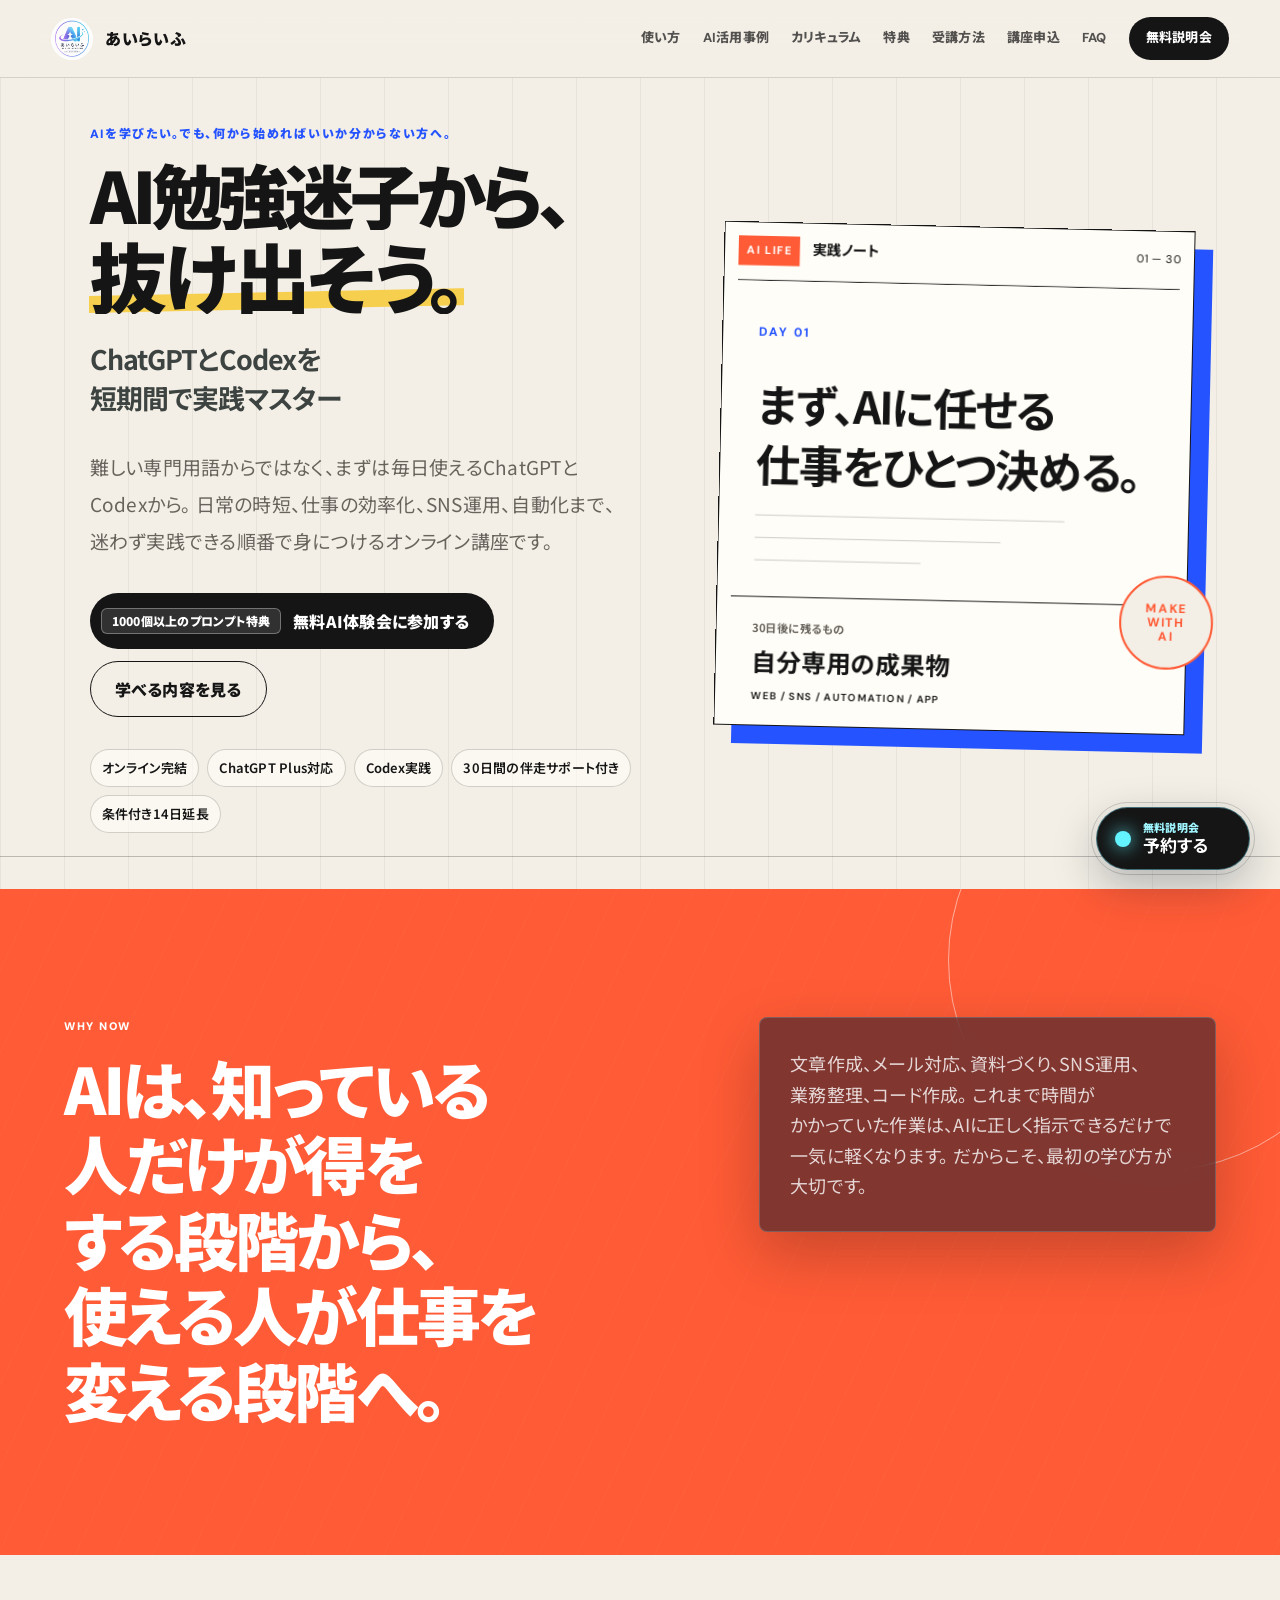
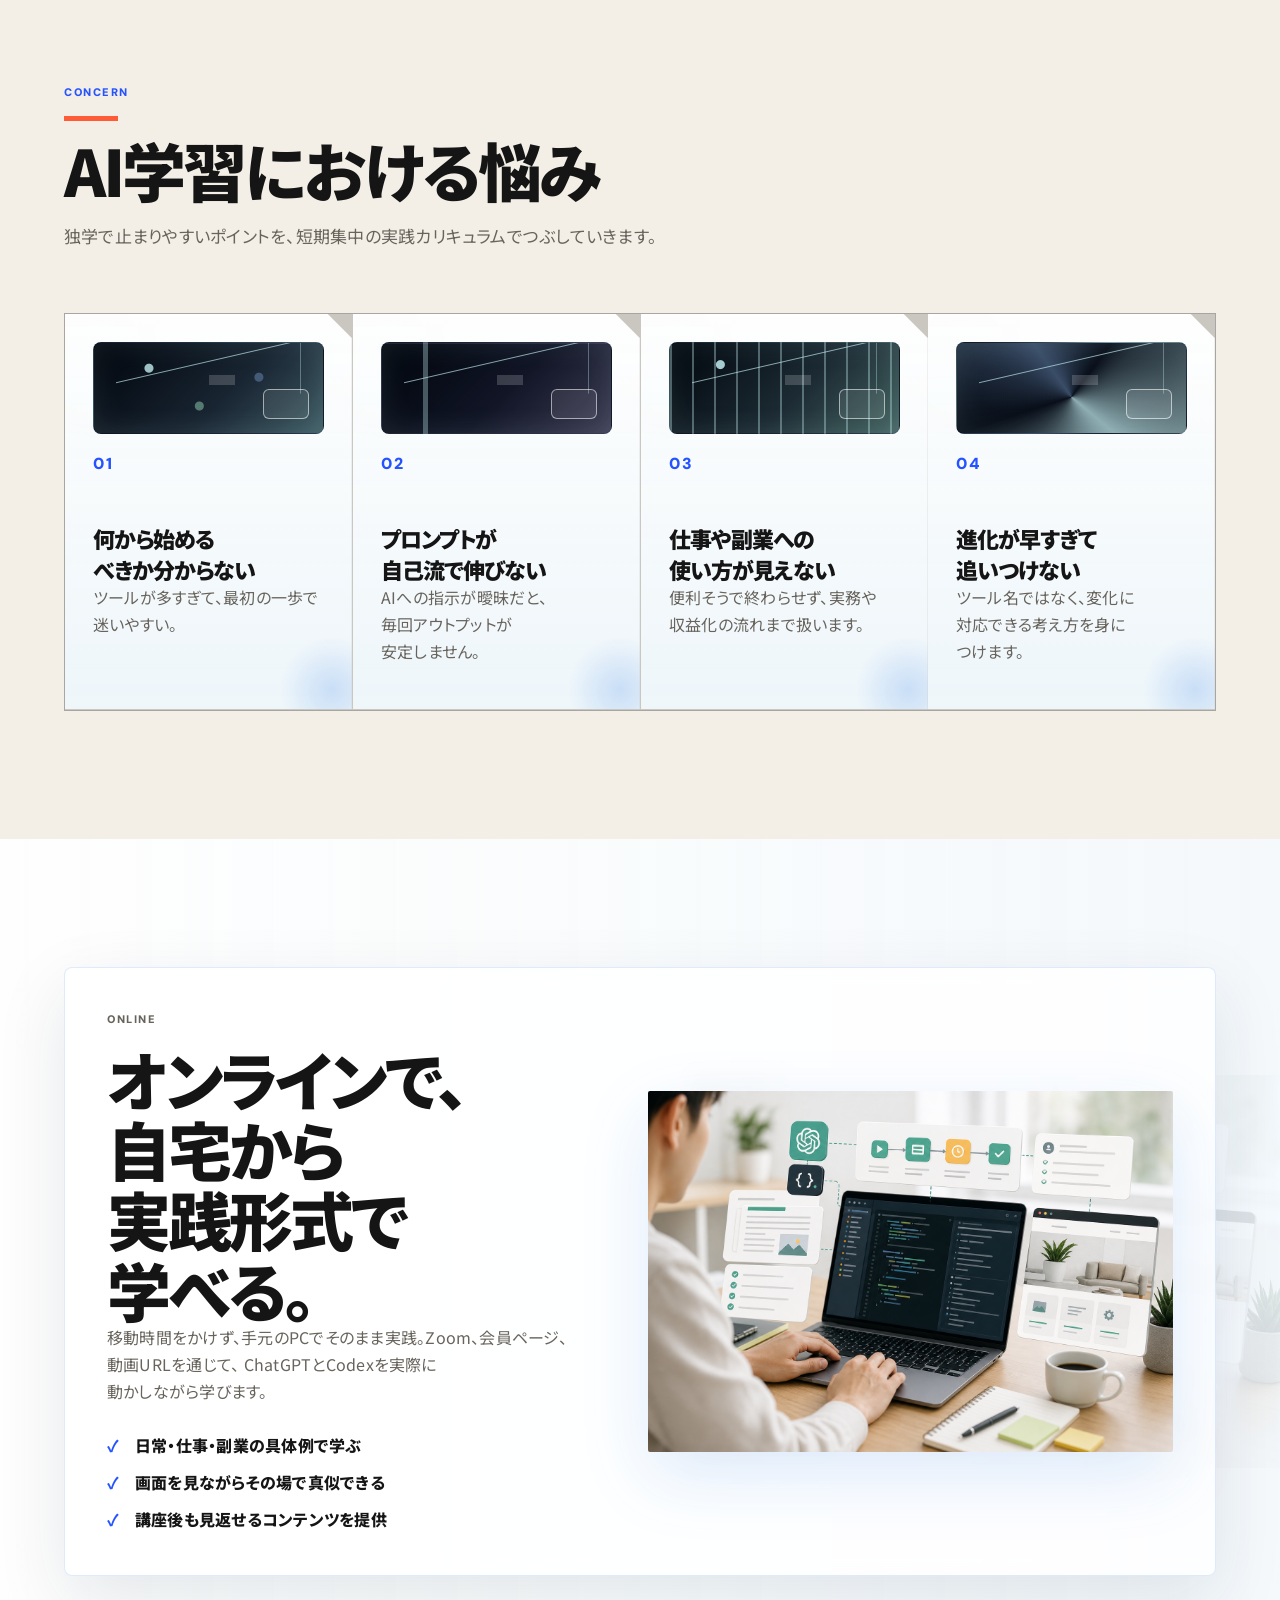
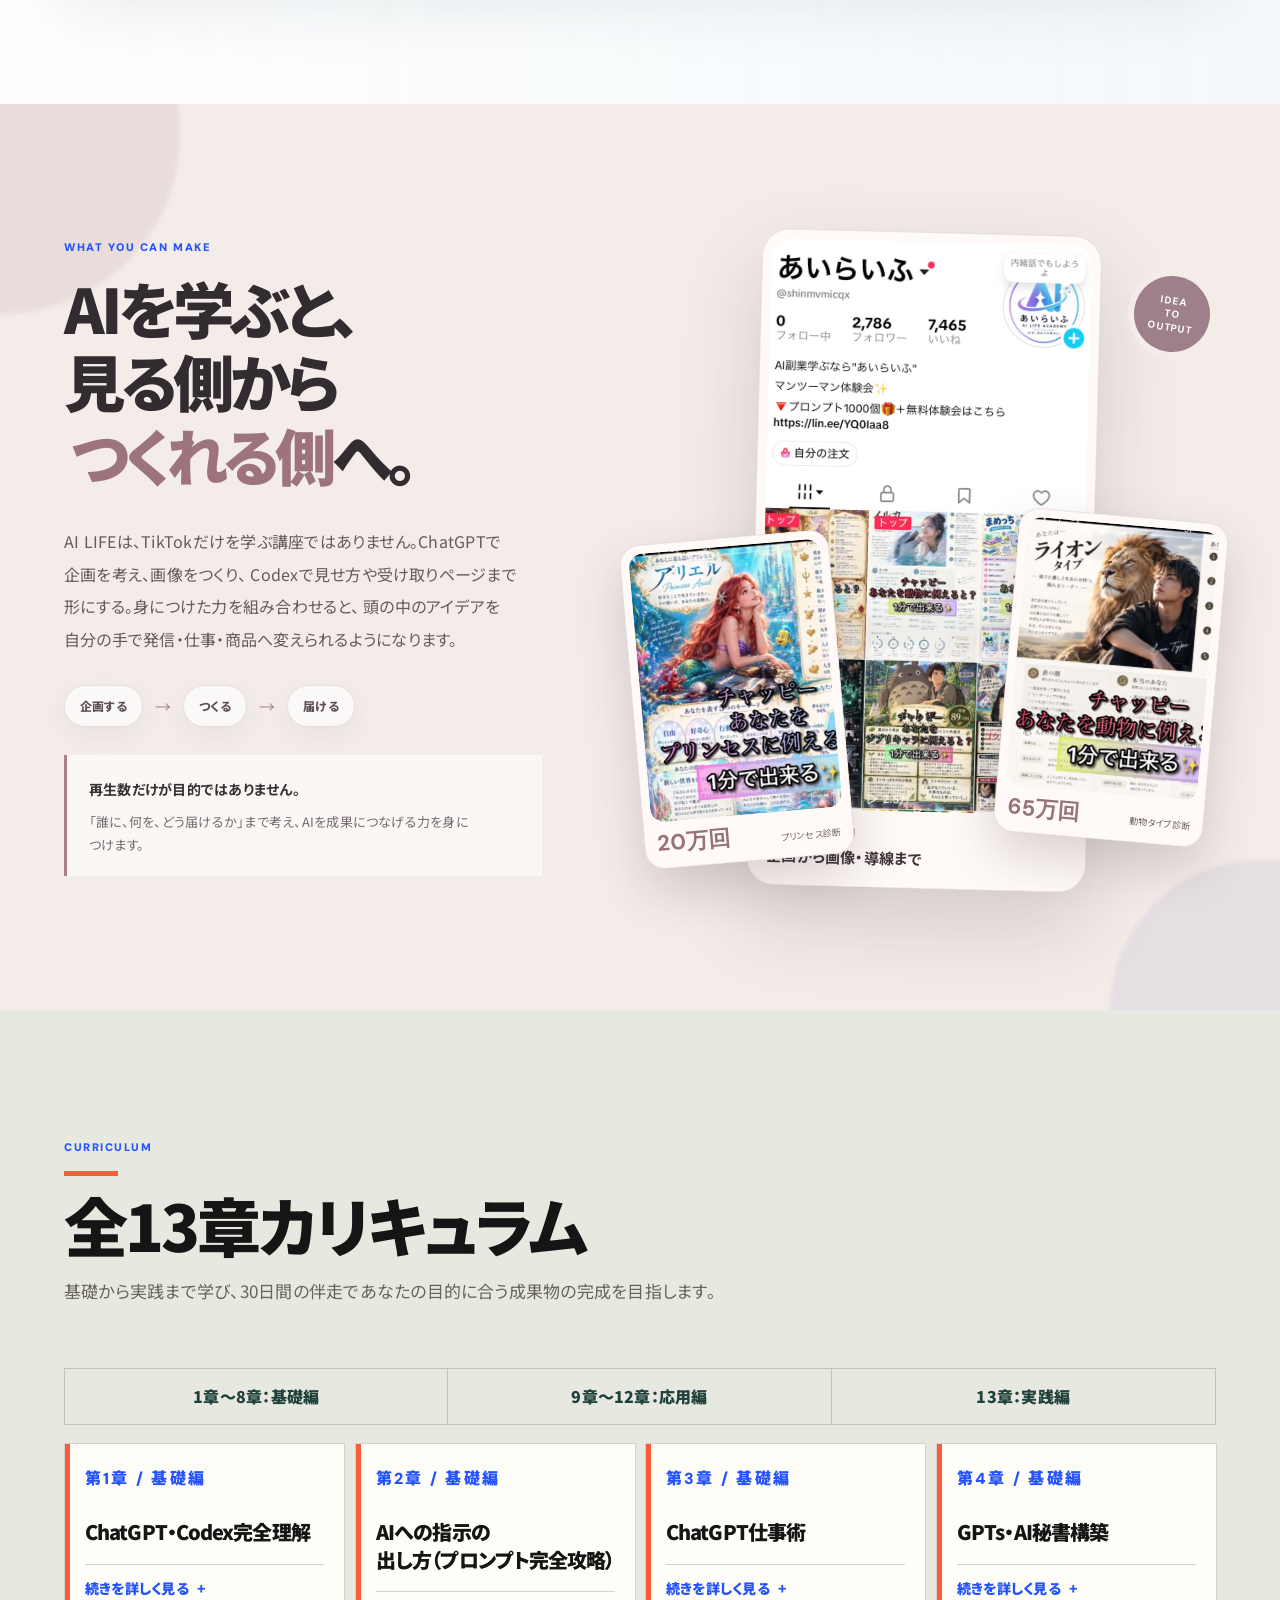
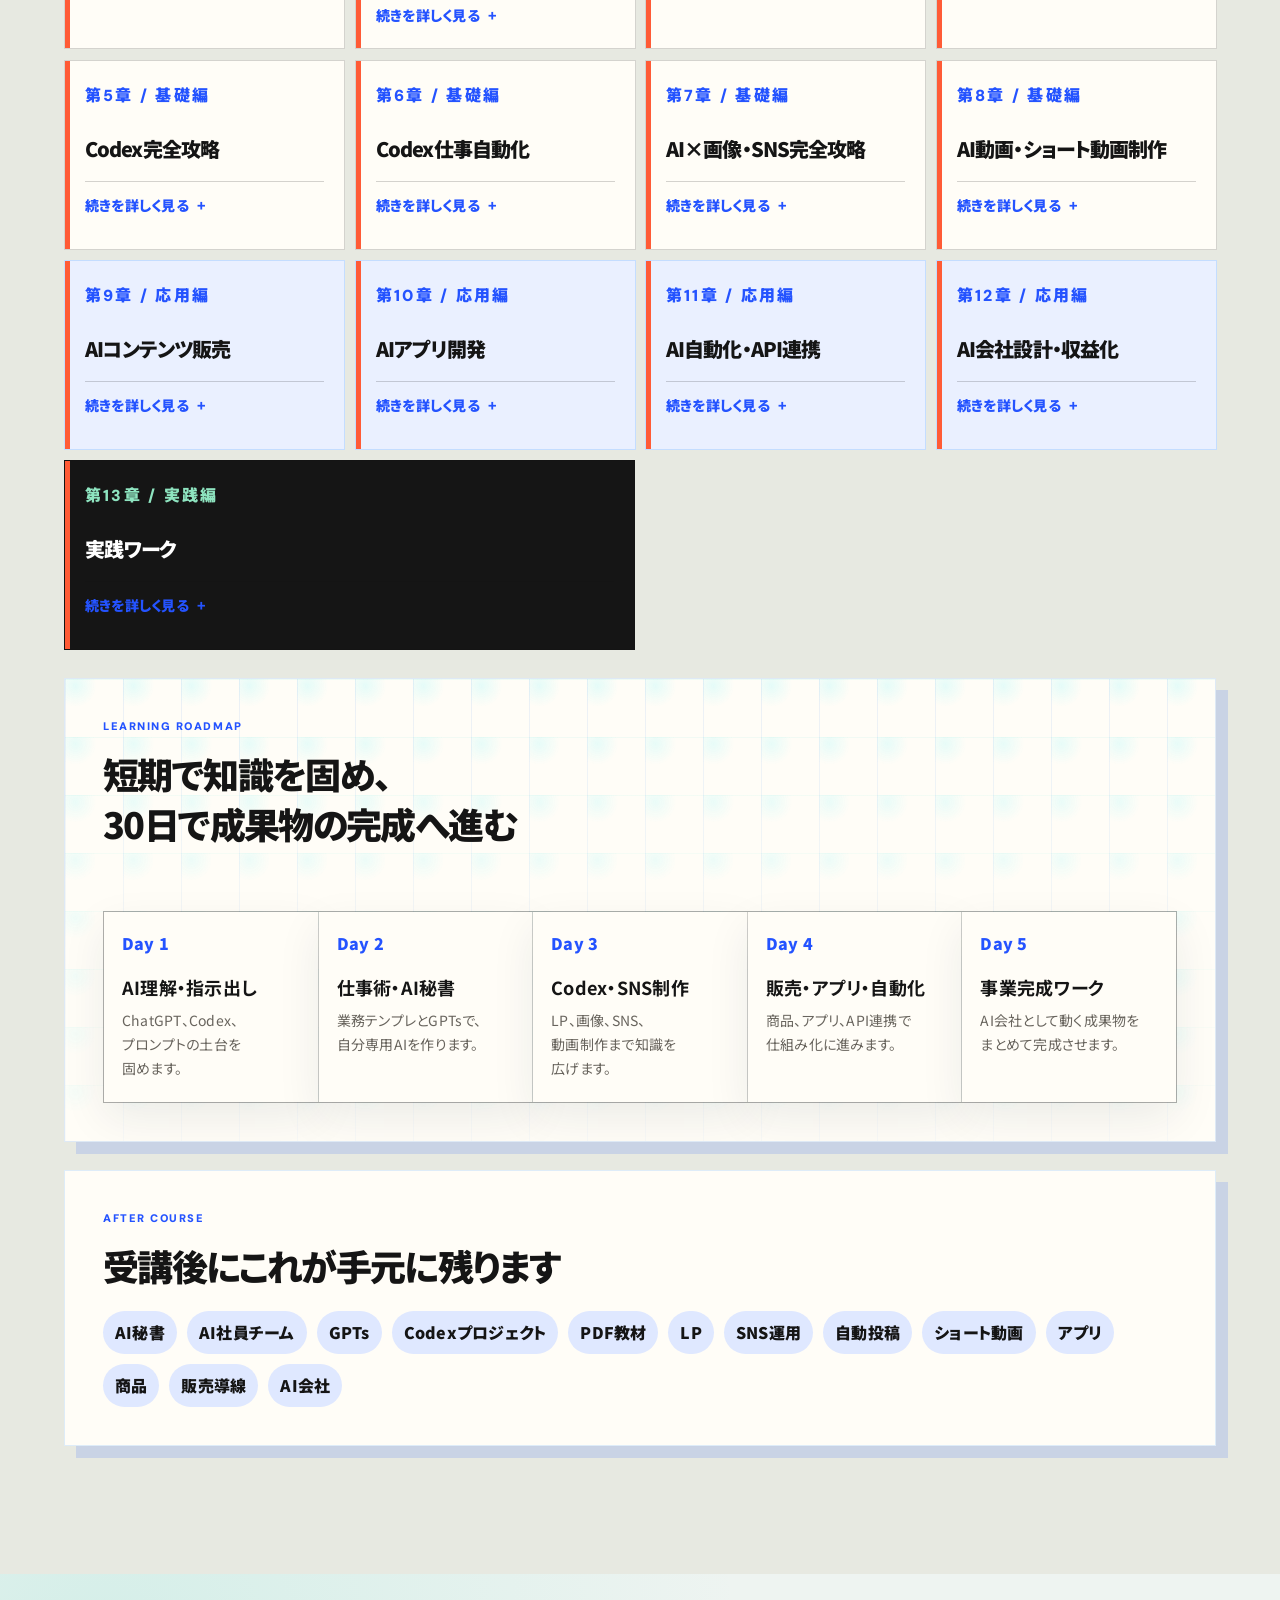
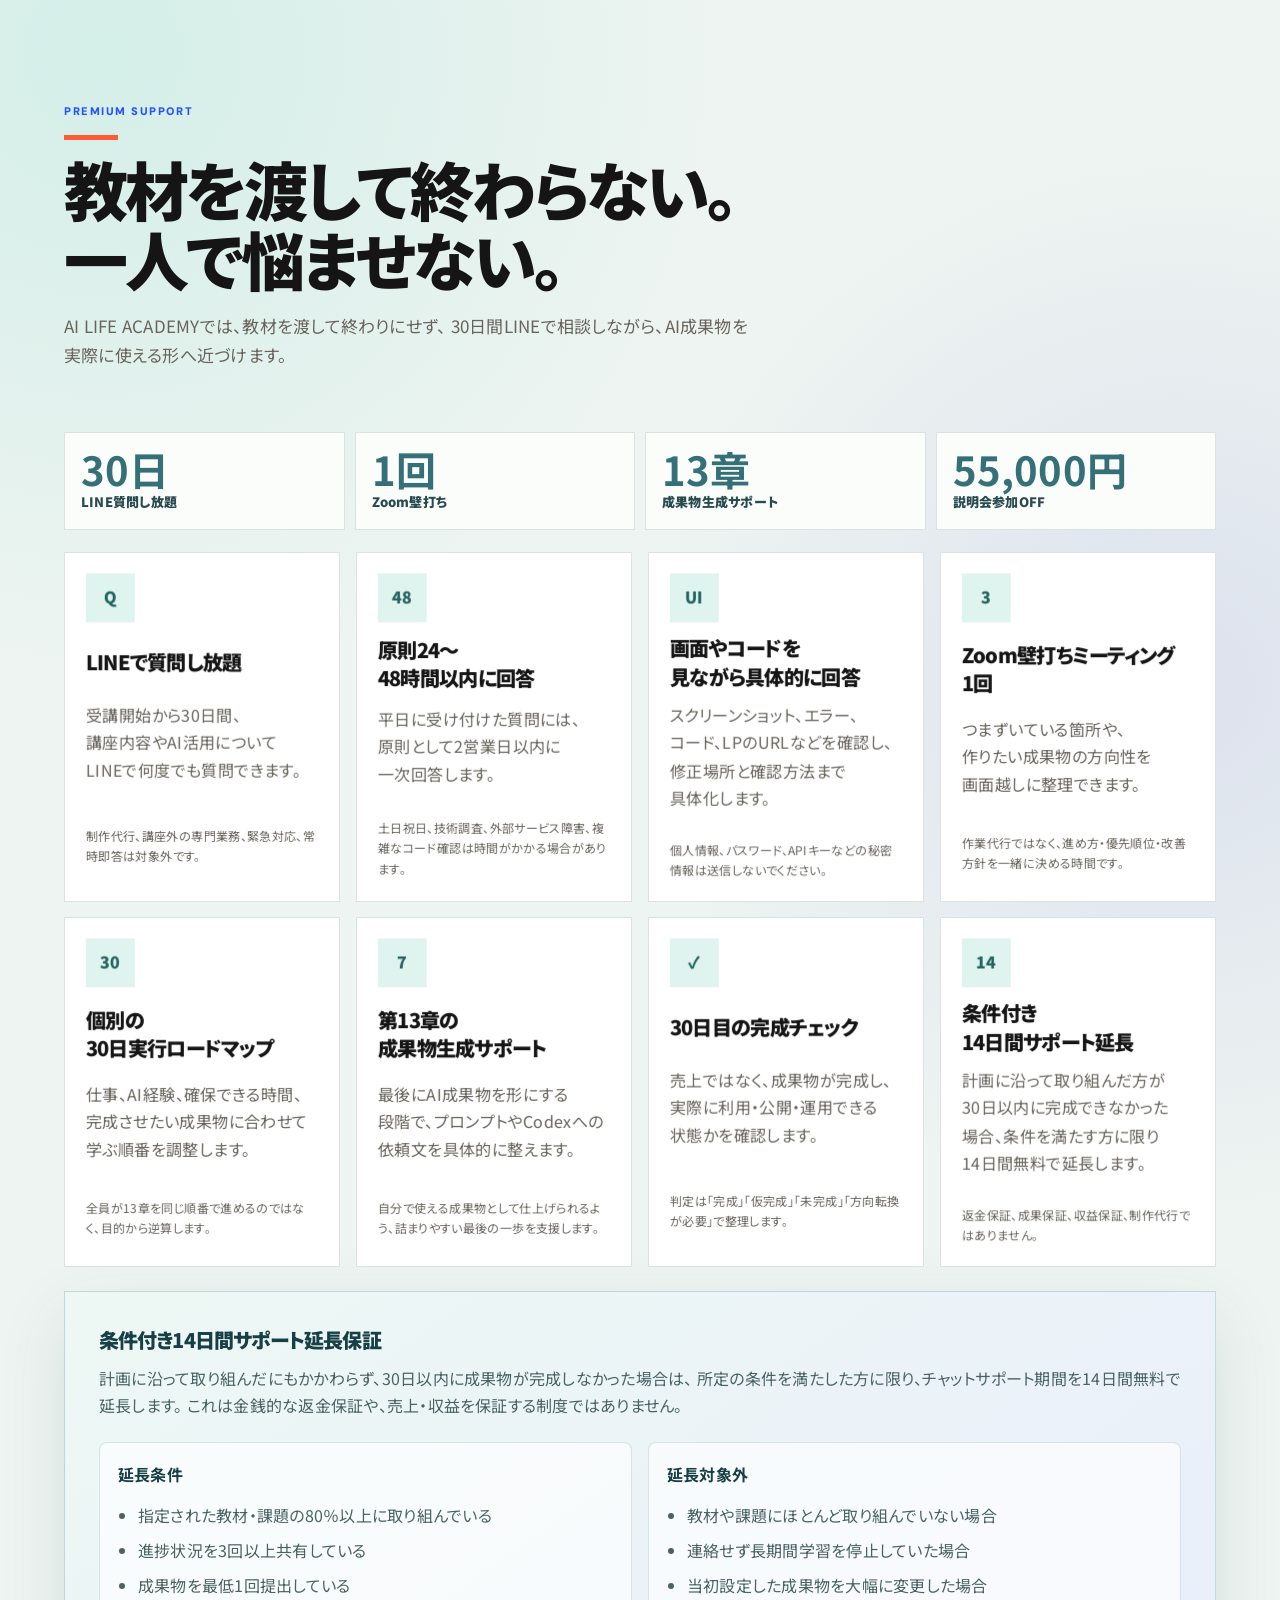
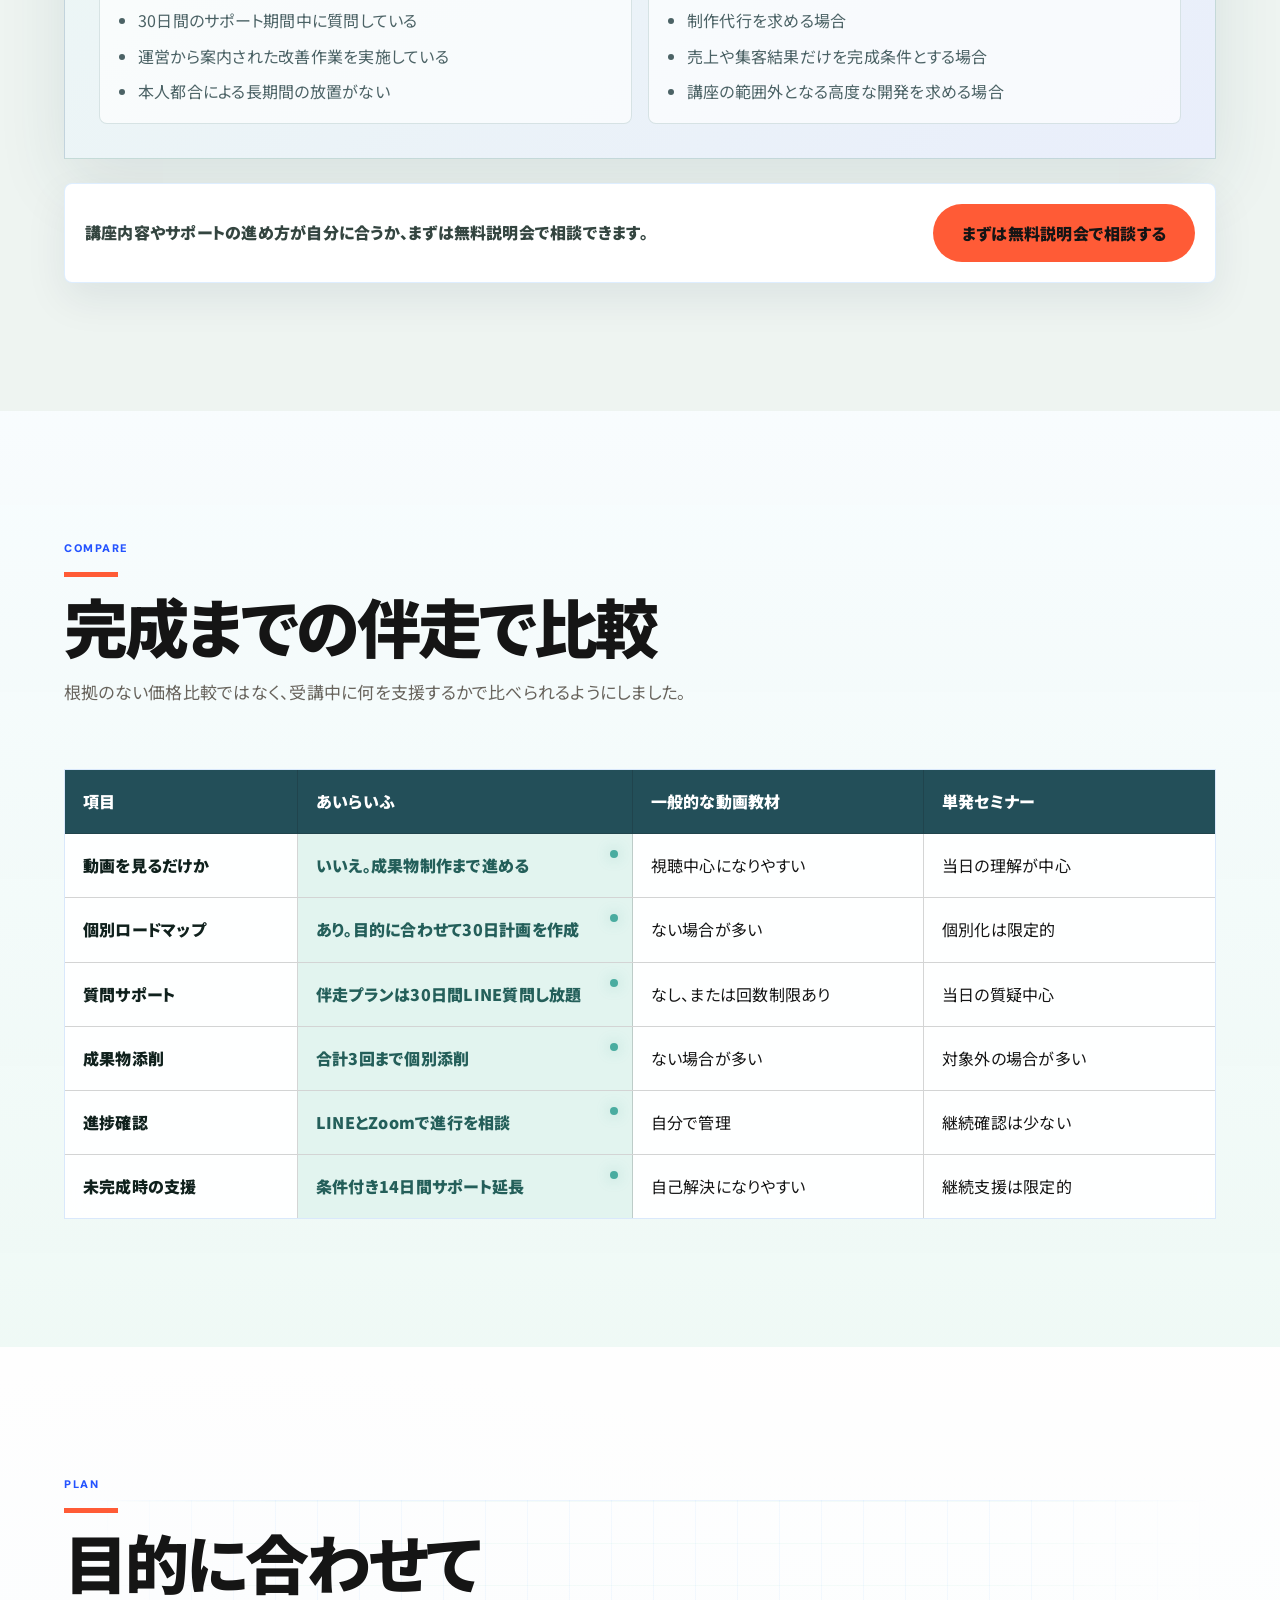
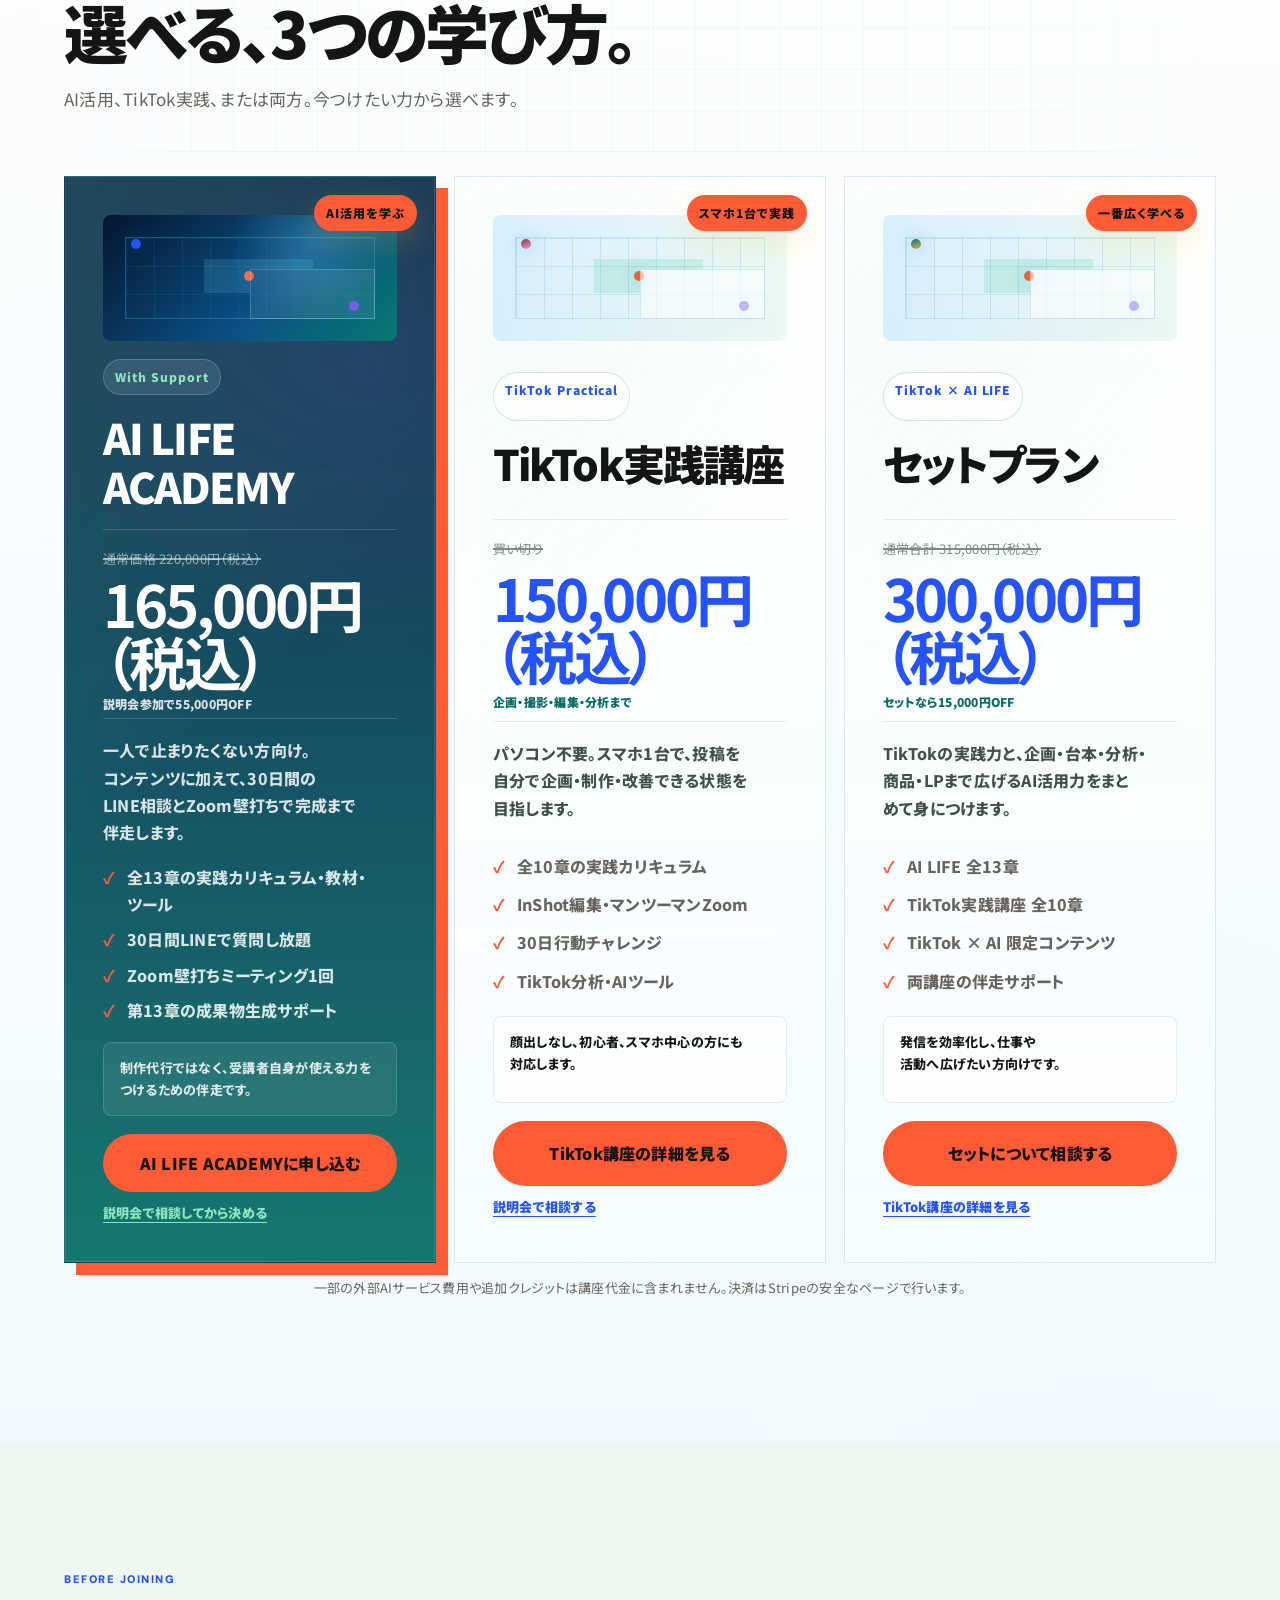
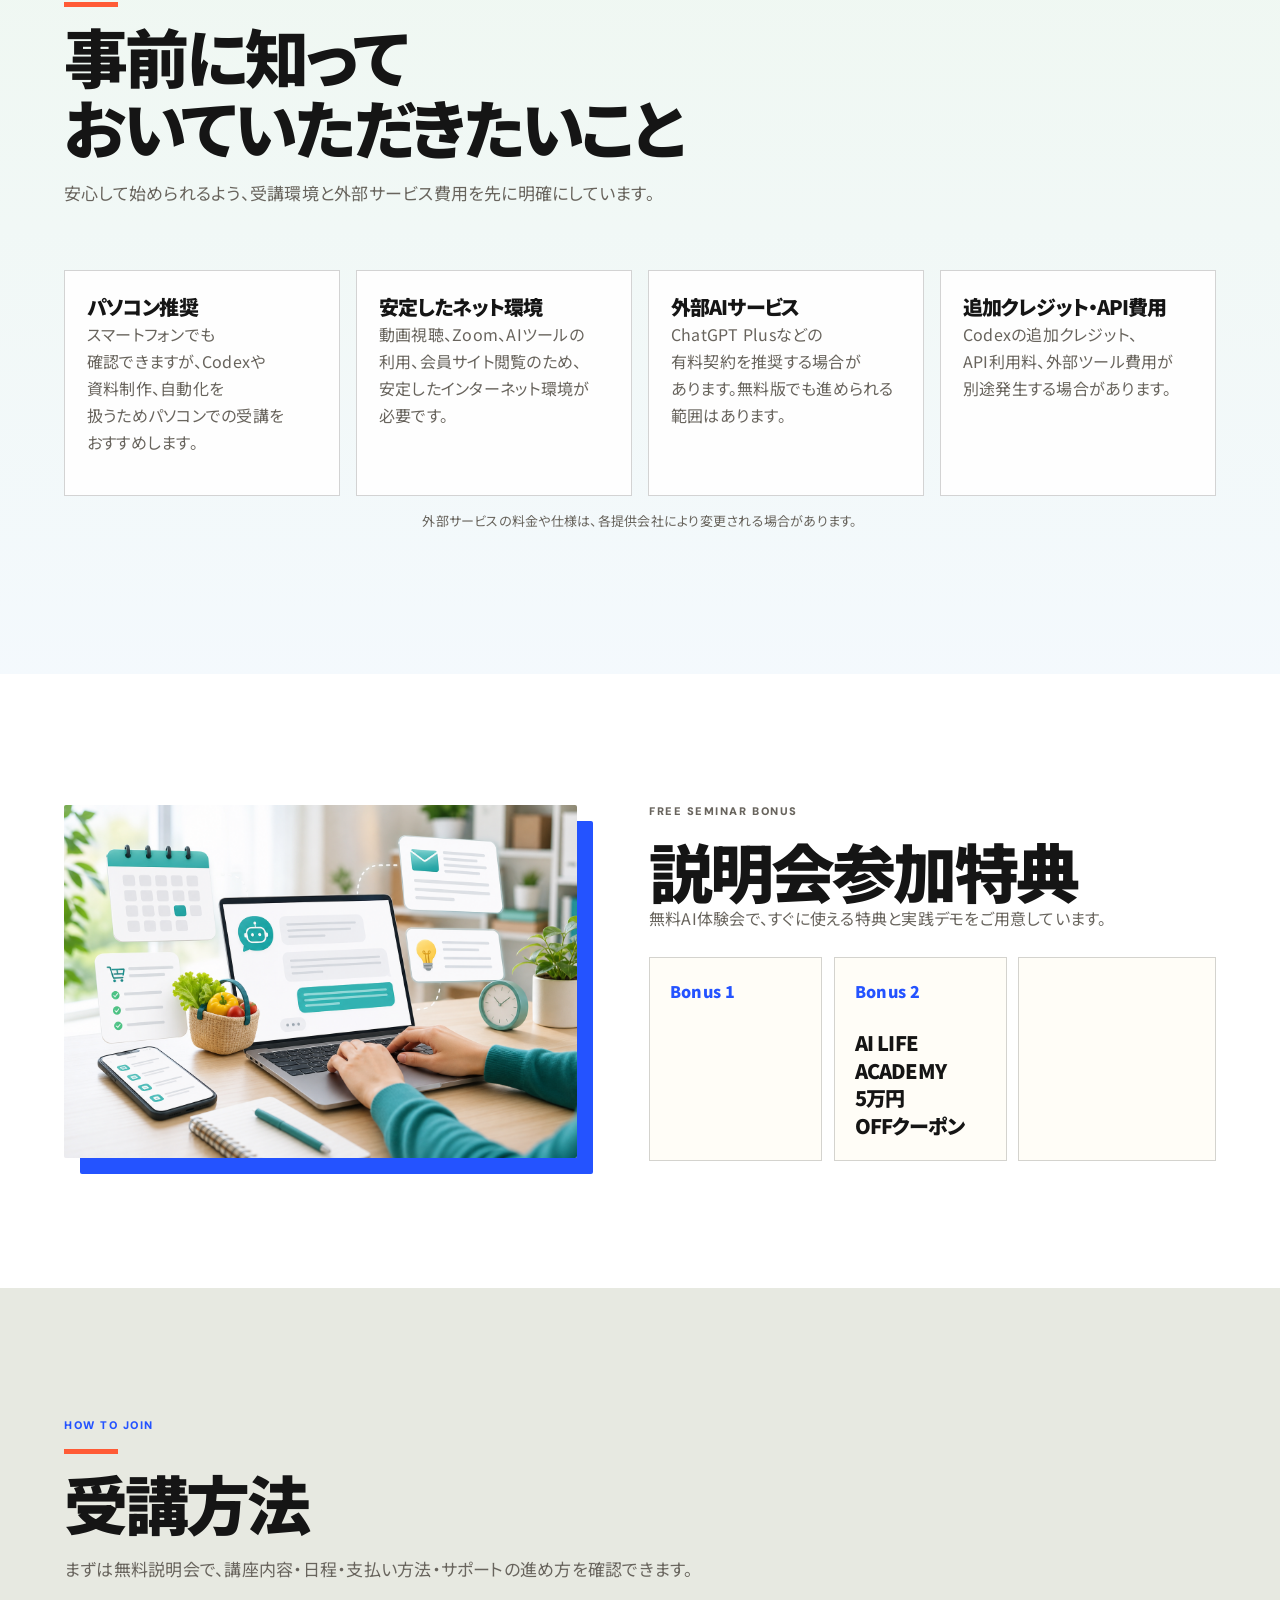
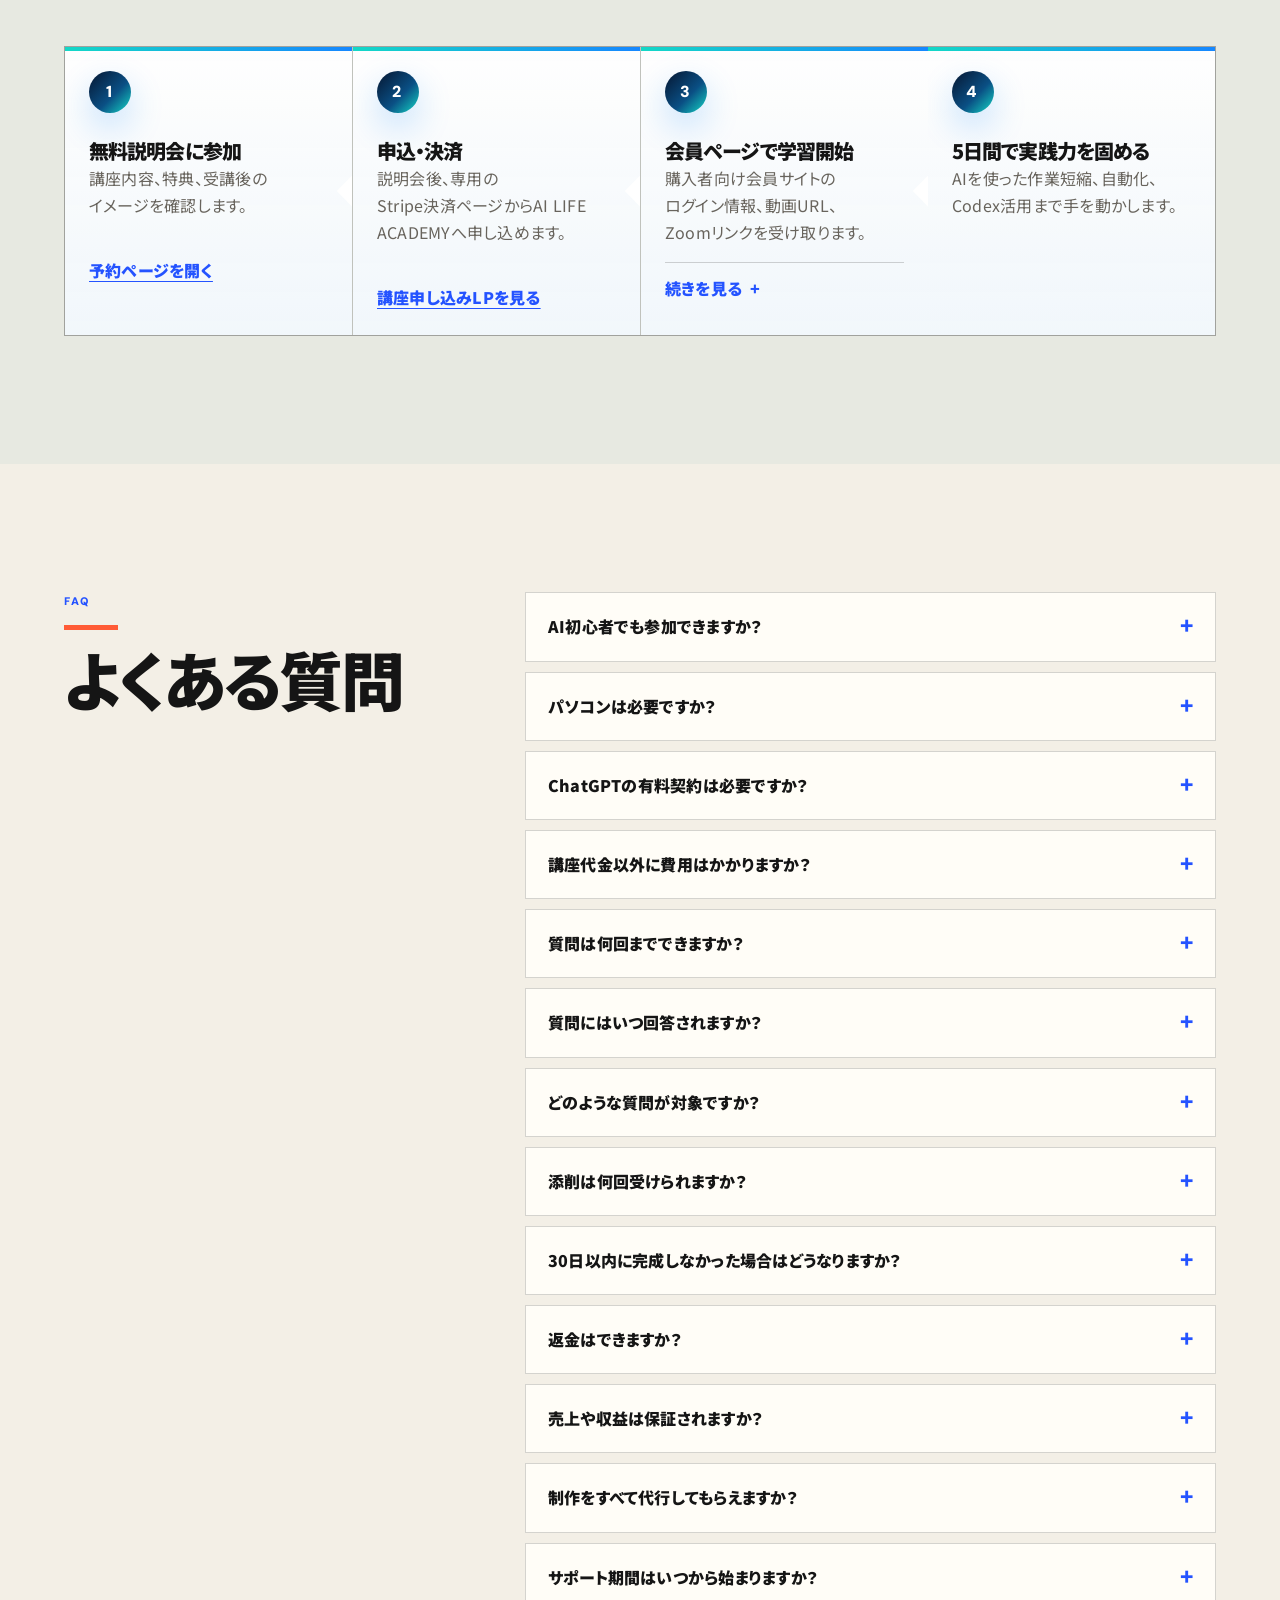
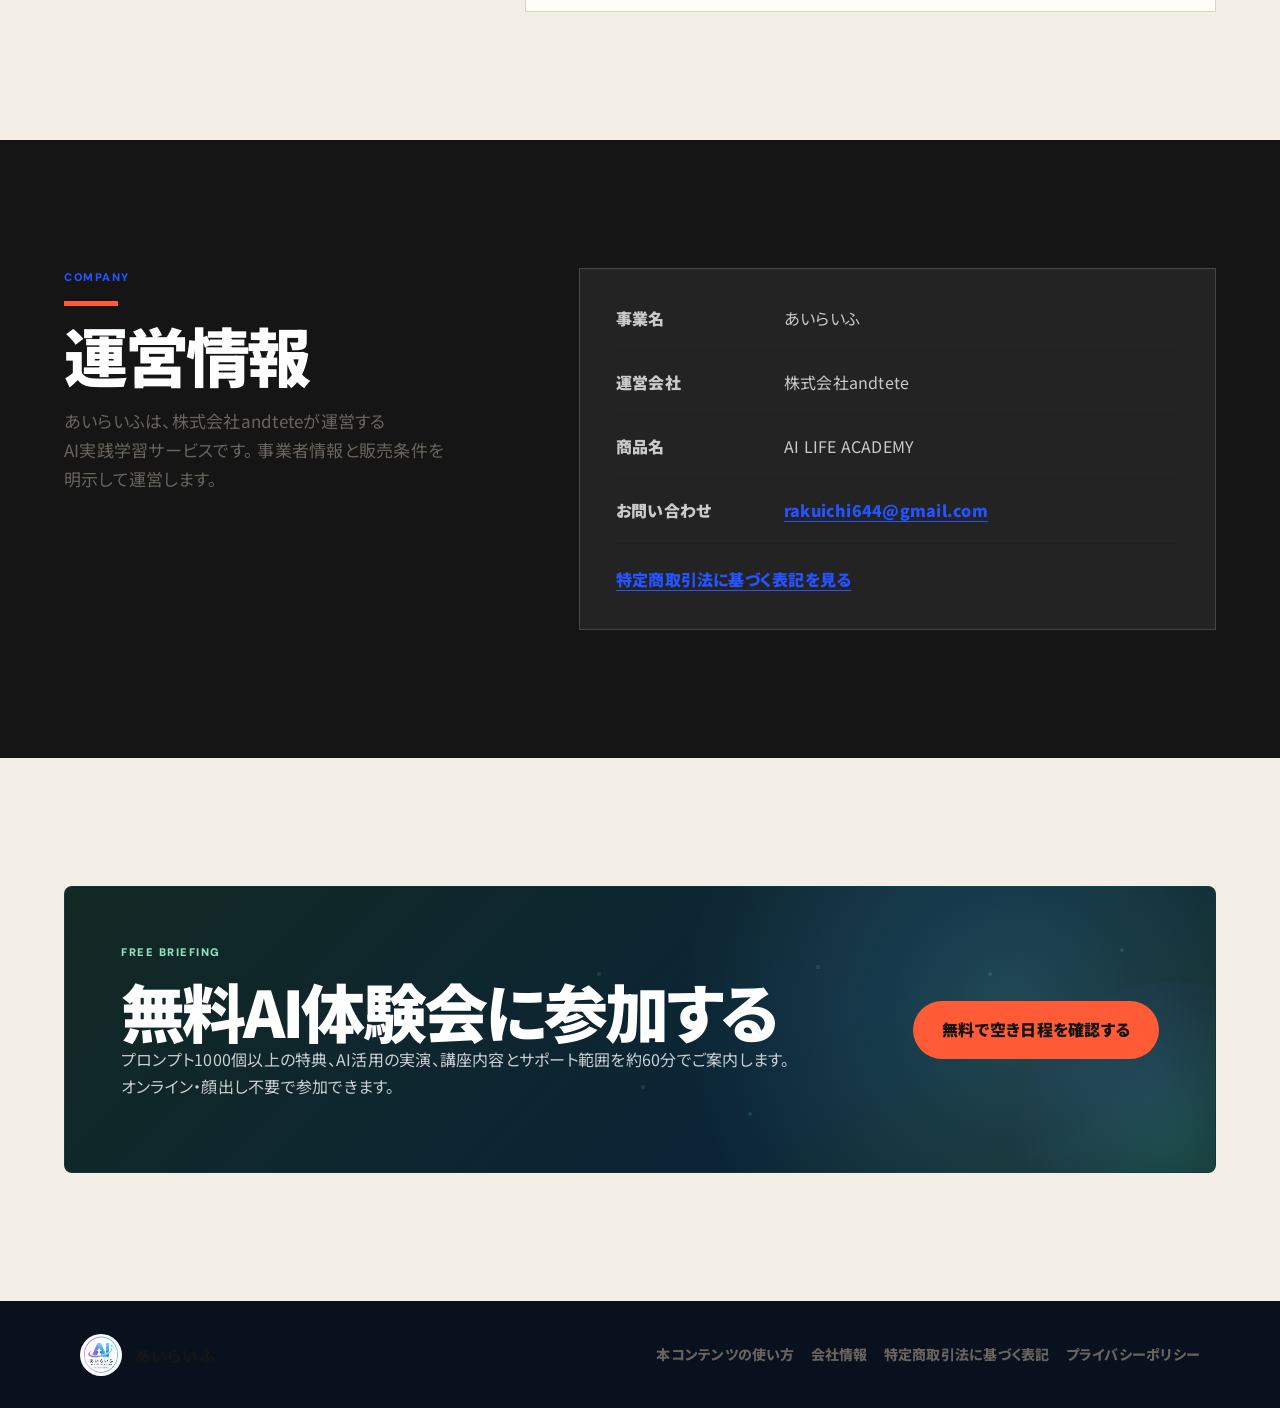
<file: index.html>
<!doctype html>
<html lang="ja">
  <head>
    <meta charset="utf-8" />
    <meta name="viewport" content="width=device-width, initial-scale=1" />
    <title>AI LIFE ACADEMY | 30日間でAI成果物の完成まで伴走</title>
    <meta
      name="description"
      content="ChatGPTとCodexを使い、仕事・発信・商品づくりに使えるAI成果物の完成まで30日間伴走する実践講座。無料説明会を受付中。"
    />
    <meta property="og:title" content="あいらいふ（AI LIFE）" />
    <meta
      property="og:description"
      content="ChatGPTとCodexを学ぶだけで終わらせず、30日間の実行計画、質問サポート、添削でAI成果物の完成まで伴走します。"
    />
    <meta property="og:type" content="website" />
    <meta property="og:image" content="assets/hero-ai-enterprise-bg.jpg" />
    <link rel="stylesheet" href="styles.css?v=20260801-two-plans" />
    <link rel="stylesheet" href="atelier.css?v=20260825-carousel-hero" />
  </head>
  <body>
    <header class="site-header" aria-label="サイトヘッダー">
      <a class="brand" href="#top" aria-label="あいらいふ トップへ">
        <img class="brand-mark" src="assets/ai-life-icon.jpg" alt="" />
        <span>あいらいふ</span>
      </a>
      <nav class="nav" aria-label="主要ナビゲーション">
        <a href="manual.html">使い方</a>
        <a href="cases.html">AI活用事例</a>
        <a href="#curriculum">カリキュラム</a>
        <a href="#bonus">特典</a>
        <a href="#flow">受講方法</a>
        <a href="apply.html">講座申込</a>
        <a href="#faq">FAQ</a>
        <a href="booking.html" class="nav-cta">無料説明会</a>
      </nav>
      <button class="menu-button" type="button" aria-label="メニューを開く" aria-expanded="false">
        <span></span>
        <span></span>
      </button>
    </header>

    <main id="top">
      <section class="hero">
        <canvas class="hero-particles" aria-hidden="true"></canvas>
        <div class="hero-media" aria-hidden="true">
          <div class="hero-proof-board">
            <div class="proof-kicker"><span>AI LIFE</span><b>実践ノート</b><small>01 — 30</small></div>
            <div class="proof-main">
              <span>DAY 01</span>
              <strong>まず、AIに任せる<br />仕事をひとつ決める。</strong>
              <i></i><i></i><i></i>
            </div>
            <div class="proof-output">
              <span>30日後に残るもの</span>
              <b>自分専用の成果物</b>
              <small>WEB / SNS / AUTOMATION / APP</small>
            </div>
            <div class="proof-stamp">MAKE<br />WITH<br />AI</div>
          </div>
        </div>
        <div class="hero-shade"></div>
        <div class="hero-content">
          <p class="eyebrow hero-intro">AIを学びたい。でも、何から始めればいいか分からない方へ。</p>
          <h1 class="hero-title-new">
            <span class="headline-line hero-main">AI勉強迷子から、</span>
            <span class="headline-line headline-accent"><span>抜け出そう。</span></span>
            <span class="hero-subline">ChatGPTとCodexを<br />短期間で実践マスター</span>
          </h1>
          <p class="lead">
            難しい専門用語からではなく、まずは毎日使えるChatGPTとCodexから。
            日常の時短、仕事の効率化、SNS運用、自動化まで、迷わず実践できる順番で身につけるオンライン講座です。
          </p>
          <div class="hero-actions" aria-label="主要アクション">
            <a class="button primary with-tag" href="booking.html">
              <span class="button-tag">1000個以上のプロンプト特典</span>
              <span>無料AI体験会に参加する</span>
            </a>
            <a class="button secondary" href="#curriculum">学べる内容を見る</a>
          </div>
          <div class="hero-badges" aria-label="特徴">
            <span>オンライン完結</span>
            <span>ChatGPT Plus対応</span>
            <span>Codex実践</span>
            <span>30日間の伴走サポート付き</span>
            <span>条件付き14日延長</span>
          </div>
        </div>
      </section>

      <section class="reason-band" aria-labelledby="reason-title">
        <div class="section-inner reason-grid">
          <div>
            <p class="eyebrow">Why Now</p>
            <h2 id="reason-title">
              <span class="reason-line">AIは、知っている人だけが得をする段階から、</span>
              <span class="reason-line">使える人が仕事を変える段階へ。</span>
            </h2>
          </div>
          <p>
            文章作成、メール対応、資料づくり、SNS運用、業務整理、コード作成。
            これまで時間がかかっていた作業は、AIに正しく指示できるだけで一気に軽くなります。
            だからこそ、最初の学び方が大切です。
          </p>
        </div>
      </section>

      <section class="section" id="worries" aria-labelledby="worries-title">
        <div class="section-inner">
          <div class="section-heading center">
            <p class="eyebrow">Concern</p>
            <h2 id="worries-title">AI学習における悩み</h2>
            <p>独学で止まりやすいポイントを、短期集中の実践カリキュラムでつぶしていきます。</p>
          </div>
          <div class="worry-grid">
            <article class="worry-card worry-start">
              <div class="worry-visual" aria-hidden="true"></div>
              <span>01</span>
              <h3>何から始めるべきか分からない</h3>
              <p>ツールが多すぎて、最初の一歩で迷いやすい。</p>
            </article>
            <article class="worry-card worry-prompt">
              <div class="worry-visual" aria-hidden="true"></div>
              <span>02</span>
              <h3>プロンプトが自己流で伸びない</h3>
              <p>AIへの指示が曖昧だと、毎回アウトプットが安定しません。</p>
            </article>
            <article class="worry-card worry-work">
              <div class="worry-visual" aria-hidden="true"></div>
              <span>03</span>
              <h3>仕事や副業への使い方が見えない</h3>
              <p>便利そうで終わらせず、実務や収益化の流れまで扱います。</p>
            </article>
            <article class="worry-card worry-future">
              <div class="worry-visual" aria-hidden="true"></div>
              <span>04</span>
              <h3>進化が早すぎて追いつけない</h3>
              <p>ツール名ではなく、変化に対応できる考え方を身につけます。</p>
            </article>
          </div>
        </div>
      </section>

      <section class="section split-section online-section">
        <div class="section-inner split-layout">
          <div>
            <p class="eyebrow">Online</p>
            <h2>
              <span class="headline-line">オンラインで、</span>
              <span class="headline-line">自宅から実践形式で学べる。</span>
            </h2>
            <p>
              移動時間をかけず、手元のPCでそのまま実践。Zoom、会員ページ、動画URLを通じて、
              ChatGPTとCodexを実際に動かしながら学びます。
            </p>
            <ul class="check-list">
              <li>日常・仕事・副業の具体例で学ぶ</li>
              <li>画面を見ながらその場で真似できる</li>
              <li>講座後も見返せるコンテンツを提供</li>
            </ul>
          </div>
          <figure class="image-panel">
            <img src="assets/work-codex.png" alt="ChatGPTとCodexを使って仕事や制作を進めるイメージ" />
          </figure>
        </div>
      </section>

      <section class="section creation-proof-section" aria-labelledby="creation-proof-title">
        <div class="section-inner creation-proof-layout">
          <div class="creation-proof-copy">
            <p class="eyebrow">What You Can Make</p>
            <h2 id="creation-proof-title">
              AIを学ぶと、<br />見る側から<span>つくれる側</span>へ。
            </h2>
            <p class="creation-proof-lead">
              AI LIFEは、TikTokだけを学ぶ講座ではありません。ChatGPTで企画を考え、画像をつくり、
              Codexで見せ方や受け取りページまで形にする。身につけた力を組み合わせると、
              頭の中のアイデアを自分の手で発信・仕事・商品へ変えられるようになります。
            </p>
            <div class="creation-flow" aria-label="AIを使った制作の流れ">
              <span>企画する</span><i>→</i><span>つくる</span><i>→</i><span>届ける</span>
            </div>
            <div class="creation-note">
              <b>再生数だけが目的ではありません。</b>
              <p>「誰に、何を、どう届けるか」まで考え、AIを成果につなげる力を身につけます。</p>
            </div>
          </div>

          <div class="creation-proof-gallery" aria-label="AIを活用して制作したTikTok投稿の実例">
            <figure class="creation-profile-card">
              <img src="assets/tiktok-profile.jpg" alt="AI LIFEのTikTokプロフィールと投稿一覧" />
              <figcaption><small>AIを使った発信実例</small><strong>企画から画像・導線まで</strong></figcaption>
            </figure>
            <figure class="creation-post-card creation-post-princess">
              <img src="assets/tiktok-princess-20man.jpg" alt="プリンセス診断プロンプトの投稿サムネイル" />
              <figcaption><strong>20万回</strong><span>プリンセス診断</span></figcaption>
            </figure>
            <figure class="creation-post-card creation-post-animal">
              <img src="assets/tiktok-animal-65man.jpg" alt="動物タイプ診断プロンプトの投稿サムネイル" />
              <figcaption><strong>65万回</strong><span>動物タイプ診断</span></figcaption>
            </figure>
            <div class="creation-sticker" aria-hidden="true">IDEA<br />TO<br />OUTPUT</div>
          </div>
        </div>
      </section>

      <section class="section muted" id="curriculum" aria-labelledby="curriculum-title">
        <div class="section-inner">
          <div class="section-heading center">
            <p class="eyebrow">Curriculum</p>
            <h2 id="curriculum-title">全13章カリキュラム</h2>
            <p>基礎から実践まで学び、30日間の伴走であなたの目的に合う成果物の完成を目指します。</p>
          </div>

          <div class="curriculum-summary" aria-label="カリキュラム区分">
            <a href="#chapter-1">1章〜8章：基礎編</a>
            <a href="#chapter-9">9章〜12章：応用編</a>
            <a href="#chapter-13">13章：実践編</a>
          </div>

          <div class="chapter-grid">
            <article class="chapter-card basic" id="chapter-1">
              <span>第1章 / 基礎編</span>
              <h3>ChatGPT・Codex完全理解</h3>
              <details class="chapter-details">
                <summary>続きを詳しく見る</summary>
                <div class="chapter-detail-body">
                  <h4>ゴール</h4>
                  <p>AI時代の仕事の考え方を理解する</p>
                  <h4>小項目</h4>
                  <ul>
                    <li>AI時代に一番必要な考え方</li>
                    <li>ChatGPTとCodexの違い</li>
                    <li>ChatGPTが得意なこと</li>
                    <li>Codexが得意なこと</li>
                    <li>AIを社員として考える方法</li>
                    <li>AIだけで会社はどこまで作れるのか</li>
                    <li>AIを使う人・使わない人の未来</li>
                    <li>仕事の時間を半分以下にする考え方</li>
                  </ul>
                  <h4>成果物</h4>
                  <ul>
                    <li>AI活用ロードマップ</li>
                    <li>自分専用AI活用計画</li>
                  </ul>
                </div>
              </details>
            </article>
            <article class="chapter-card basic" id="chapter-2">
              <span>第2章 / 基礎編</span>
              <h3>AIへの指示の出し方（プロンプト完全攻略）</h3>
              <details class="chapter-details">
                <summary>続きを詳しく見る</summary>
                <div class="chapter-detail-body">
                  <h4>ゴール</h4>
                  <p>AIを思い通りに動かせるようになる</p>
                  <h4>小項目</h4>
                  <ul>
                    <li>良いプロンプトとは</li>
                    <li>悪いプロンプトとは</li>
                    <li>プロンプトの黄金テンプレート</li>
                    <li>AIへ役割を与える方法</li>
                    <li>深掘り質問術</li>
                    <li>思考整理</li>
                    <li>壁打ち術</li>
                    <li>比較させる方法</li>
                    <li>アイデアを100個出させる方法</li>
                    <li>AIに考えさせる方法</li>
                    <li>長文プロンプト</li>
                  </ul>
                  <h4>成果物</h4>
                  <ul>
                    <li>自分専用プロンプト集</li>
                    <li>よく使うテンプレ50個</li>
                  </ul>
                </div>
              </details>
            </article>
            <article class="chapter-card basic" id="chapter-3">
              <span>第3章 / 基礎編</span>
              <h3>ChatGPT仕事術</h3>
              <details class="chapter-details">
                <summary>続きを詳しく見る</summary>
                <div class="chapter-detail-body">
                  <h4>ゴール</h4>
                  <p>仕事をAIへ任せられるようになる</p>
                  <h4>小項目</h4>
                  <ul>
                    <li>メール</li>
                    <li>SNS</li>
                    <li>議事録</li>
                    <li>PDF要約</li>
                    <li>マニュアル作成</li>
                    <li>営業資料</li>
                    <li>プレゼン</li>
                    <li>企画書</li>
                    <li>アイデア出し</li>
                    <li>リサーチ</li>
                    <li>市場分析</li>
                    <li>競合分析</li>
                    <li>壁打ち</li>
                    <li>会議</li>
                    <li>文章添削</li>
                    <li>翻訳</li>
                    <li>表作成</li>
                    <li>チェックリスト</li>
                  </ul>
                  <h4>成果物</h4>
                  <ul>
                    <li>自分専用仕事テンプレ集</li>
                    <li>毎日使うAIワークフロー</li>
                  </ul>
                </div>
              </details>
            </article>
            <article class="chapter-card basic" id="chapter-4">
              <span>第4章 / 基礎編</span>
              <h3>GPTs・AI秘書構築</h3>
              <details class="chapter-details">
                <summary>続きを詳しく見る</summary>
                <div class="chapter-detail-body">
                  <h4>ゴール</h4>
                  <p>自分専用AIを育てる</p>
                  <h4>小項目</h4>
                  <ul>
                    <li>GPTsとは</li>
                    <li>作り方</li>
                    <li>役割設定</li>
                    <li>性格設定</li>
                    <li>口調設定</li>
                    <li>知識追加</li>
                    <li>ファイル登録</li>
                    <li>Memory活用</li>
                    <li>プロジェクト管理</li>
                    <li>AI秘書</li>
                    <li>AI経理</li>
                    <li>AI営業</li>
                    <li>AIマーケター</li>
                    <li>AI動画編集者</li>
                  </ul>
                  <h4>成果物</h4>
                  <ul>
                    <li>AI秘書完成</li>
                    <li>AI社員5人完成</li>
                  </ul>
                </div>
              </details>
            </article>
            <article class="chapter-card basic" id="chapter-5">
              <span>第5章 / 基礎編</span>
              <h3>Codex完全攻略</h3>
              <details class="chapter-details">
                <summary>続きを詳しく見る</summary>
                <div class="chapter-detail-body">
                  <h4>ゴール</h4>
                  <p>Codexを自由自在に扱う</p>
                  <h4>小項目</h4>
                  <ul>
                    <li>基本画面</li>
                    <li>Project</li>
                    <li>承認とは</li>
                    <li>ファイル管理</li>
                    <li>GitHub連携</li>
                    <li>コード修正</li>
                    <li>修正依頼方法</li>
                    <li>エラー対処</li>
                    <li>チャットの使い方</li>
                    <li>長期開発</li>
                    <li>効率的な進め方</li>
                  </ul>
                  <h4>成果物</h4>
                  <ul>
                    <li>Codexを一人で扱える状態</li>
                  </ul>
                </div>
              </details>
            </article>
            <article class="chapter-card basic" id="chapter-6">
              <span>第6章 / 基礎編</span>
              <h3>Codex仕事自動化</h3>
              <details class="chapter-details">
                <summary>続きを詳しく見る</summary>
                <div class="chapter-detail-body">
                  <h4>ゴール</h4>
                  <p>仕事をAIへ任せる</p>
                  <h4>小項目</h4>
                  <ul>
                    <li>PDF教材</li>
                    <li>LP制作</li>
                    <li>HP制作</li>
                    <li>資料作成</li>
                    <li>手順書</li>
                    <li>見積書</li>
                    <li>請求書</li>
                    <li>契約書</li>
                    <li>FAQ</li>
                    <li>フォーム</li>
                    <li>データ整理</li>
                    <li>自動返信</li>
                    <li>営業資料</li>
                    <li>業務効率化</li>
                  </ul>
                  <h4>成果物</h4>
                  <ul>
                    <li>毎日使う仕事ツール完成</li>
                  </ul>
                </div>
              </details>
            </article>
            <article class="chapter-card basic" id="chapter-7">
              <span>第7章 / 基礎編</span>
              <h3>AI×画像・SNS完全攻略</h3>
              <details class="chapter-details">
                <summary>続きを詳しく見る</summary>
                <div class="chapter-detail-body">
                  <h4>ゴール</h4>
                  <p>SNS運営をAIだけで回す</p>
                  <h4>小項目</h4>
                  <ul>
                    <li>画像生成</li>
                    <li>広告画像</li>
                    <li>サムネイル</li>
                    <li>Instagram投稿</li>
                    <li>カルーセル</li>
                    <li>リール企画</li>
                    <li>Threads</li>
                    <li>X</li>
                    <li>TikTok</li>
                    <li>外部デザインツールの活用</li>
                    <li>Computer Use</li>
                    <li>SNS自動投稿</li>
                    <li>画像大量生成</li>
                    <li>ブランドデザイン</li>
                  </ul>
                  <h4>成果物</h4>
                  <ul>
                    <li>Instagram10投稿</li>
                    <li>SNS運用環境完成</li>
                  </ul>
                </div>
              </details>
            </article>
            <article class="chapter-card basic" id="chapter-8">
              <span>第8章 / 基礎編</span>
              <h3>AI動画・ショート動画制作</h3>
              <details class="chapter-details">
                <summary>続きを詳しく見る</summary>
                <div class="chapter-detail-body">
                  <h4>ゴール</h4>
                  <p>ショート動画を企画から投稿まで作れるようになる</p>
                  <h4>小項目</h4>
                  <ul>
                    <li>動画企画</li>
                    <li>台本</li>
                    <li>字幕</li>
                    <li>画像から動画</li>
                    <li>ショート動画</li>
                    <li>Premiere Pro</li>
                    <li>CapCut</li>
                    <li>BGM</li>
                    <li>サムネイル</li>
                    <li>YouTube</li>
                    <li>TikTok</li>
                    <li>リール</li>
                  </ul>
                  <h4>成果物</h4>
                  <ul>
                    <li>ショート動画5本完成</li>
                  </ul>
                </div>
              </details>
            </article>
            <article class="chapter-card advanced" id="chapter-9">
              <span>第9章 / 応用編</span>
              <h3>AIコンテンツ販売</h3>
              <details class="chapter-details">
                <summary>続きを詳しく見る</summary>
                <div class="chapter-detail-body">
                  <h4>ゴール</h4>
                  <p>自分の商品を作る</p>
                  <h4>小項目</h4>
                  <ul>
                    <li>強み発見</li>
                    <li>市場調査</li>
                    <li>教材構成</li>
                    <li>PDF教材</li>
                    <li>動画教材</li>
                    <li>特典</li>
                    <li>LP</li>
                    <li>販売ページ</li>
                    <li>価格</li>
                    <li>オファー</li>
                    <li>販売導線</li>
                    <li>Brain</li>
                    <li>note</li>
                    <li>Tips</li>
                  </ul>
                  <h4>成果物</h4>
                  <ul>
                    <li>販売できる教材完成</li>
                  </ul>
                </div>
              </details>
            </article>
            <article class="chapter-card advanced" id="chapter-10">
              <span>第10章 / 応用編</span>
              <h3>AIアプリ開発</h3>
              <details class="chapter-details">
                <summary>続きを詳しく見る</summary>
                <div class="chapter-detail-body">
                  <h4>ゴール</h4>
                  <p>ノーコードでは作れないアプリを作る</p>
                  <h4>小項目</h4>
                  <ul>
                    <li>診断アプリ</li>
                    <li>見積アプリ</li>
                    <li>管理ツール</li>
                    <li>予約</li>
                    <li>計算ツール</li>
                    <li>顧客管理</li>
                    <li>会員サイト</li>
                    <li>LINE連携</li>
                    <li>API</li>
                    <li>データ保存</li>
                    <li>公開方法</li>
                    <li>運用方法</li>
                  </ul>
                  <h4>成果物</h4>
                  <ul>
                    <li>自分専用アプリ完成</li>
                  </ul>
                </div>
              </details>
            </article>
            <article class="chapter-card advanced" id="chapter-11">
              <span>第11章 / 応用編</span>
              <h3>AI自動化・API連携</h3>
              <details class="chapter-details">
                <summary>続きを詳しく見る</summary>
                <div class="chapter-detail-body">
                  <h4>ゴール</h4>
                  <p>AIと外部サービスをつなぎ、業務を自動化する</p>
                  <h4>小項目</h4>
                  <ul>
                    <li>APIとは</li>
                    <li>Webhook</li>
                    <li>Gmail自動化</li>
                    <li>Googleスプレッドシート</li>
                    <li>Google Drive</li>
                    <li>Google Calendar</li>
                    <li>LINE</li>
                    <li>Slack</li>
                    <li>Threads API</li>
                    <li>Instagram API</li>
                    <li>OpenAI API</li>
                    <li>完全自動化</li>
                  </ul>
                  <h4>成果物</h4>
                  <ul>
                    <li>AI自動化システム完成</li>
                  </ul>
                </div>
              </details>
            </article>
            <article class="chapter-card advanced" id="chapter-12">
              <span>第12章 / 応用編</span>
              <h3>AI会社設計・収益化</h3>
              <details class="chapter-details">
                <summary>続きを詳しく見る</summary>
                <div class="chapter-detail-body">
                  <h4>ゴール</h4>
                  <p>AI会社を作る</p>
                  <h4>小項目</h4>
                  <ul>
                    <li>AI組織図</li>
                    <li>営業部</li>
                    <li>経理部</li>
                    <li>秘書</li>
                    <li>マーケティング</li>
                    <li>SNS運営</li>
                    <li>商品設計</li>
                    <li>販売導線</li>
                    <li>広告</li>
                    <li>利益計算</li>
                    <li>組織化</li>
                  </ul>
                  <h4>成果物</h4>
                  <ul>
                    <li>AI会社完成</li>
                  </ul>
                </div>
              </details>
            </article>
            <article class="chapter-card practice" id="chapter-13">
              <span>第13章 / 実践編</span>
              <h3>実践ワーク</h3>
              <details class="chapter-details">
                <summary>続きを詳しく見る</summary>
                <div class="chapter-detail-body">
                  <h4>ゴール</h4>
                  <p>5日間で事業を完成させる</p>
                  <h4>やること</h4>
                  <ul>
                    <li>自分専用GPTs</li>
                    <li>Codex</li>
                    <li>教材</li>
                    <li>PDF</li>
                    <li>LP</li>
                    <li>SNS</li>
                    <li>画像</li>
                    <li>ショート動画</li>
                    <li>アプリ</li>
                    <li>AI秘書</li>
                    <li>AI社員</li>
                    <li>営業導線</li>
                    <li>販売ページ</li>
                    <li>商品販売</li>
                  </ul>
                  <h4>最終成果物</h4>
                  <ul>
                    <li>AI秘書</li>
                    <li>AI社員チーム</li>
                    <li>GPTs</li>
                    <li>Codexプロジェクト</li>
                    <li>PDF教材</li>
                    <li>LP</li>
                    <li>SNS運用</li>
                    <li>自動投稿</li>
                    <li>ショート動画</li>
                    <li>アプリ</li>
                    <li>商品</li>
                    <li>販売導線</li>
                    <li>AI会社</li>
                  </ul>
                </div>
              </details>
            </article>
          </div>

          <div class="roadmap-panel">
            <div class="section-heading center">
              <p class="eyebrow">Learning Roadmap</p>
              <h3>
                <span class="headline-line">短期で知識を固め、</span>
                <span class="headline-line">30日で成果物の完成へ進む</span>
              </h3>
            </div>
            <div class="day-roadmap" aria-label="学習ロードマップ">
              <article>
                <span>Day 1</span>
                <h4>AI理解・指示出し</h4>
                <p>ChatGPT、Codex、プロンプトの土台を固めます。</p>
              </article>
              <article>
                <span>Day 2</span>
                <h4>仕事術・AI秘書</h4>
                <p>業務テンプレとGPTsで、自分専用AIを作ります。</p>
              </article>
              <article>
                <span>Day 3</span>
                <h4>Codex・SNS制作</h4>
                <p>LP、画像、SNS、動画制作まで知識を広げます。</p>
              </article>
              <article>
                <span>Day 4</span>
                <h4>販売・アプリ・自動化</h4>
                <p>商品、アプリ、API連携で仕組み化に進みます。</p>
              </article>
              <article>
                <span>Day 5</span>
                <h4>事業完成ワーク</h4>
                <p>AI会社として動く成果物をまとめて完成させます。</p>
              </article>
            </div>
          </div>

          <div class="deliverables-panel">
            <p class="eyebrow">After Course</p>
            <h3>受講後にこれが手元に残ります</h3>
            <div class="deliverables-grid">
              <span>AI秘書</span>
              <span>AI社員チーム</span>
              <span>GPTs</span>
              <span>Codexプロジェクト</span>
              <span>PDF教材</span>
              <span>LP</span>
              <span>SNS運用</span>
              <span>自動投稿</span>
              <span>ショート動画</span>
              <span>アプリ</span>
              <span>商品</span>
              <span>販売導線</span>
              <span>AI会社</span>
            </div>
          </div>
        </div>
      </section>

      <section class="section support-section" id="support" aria-labelledby="support-title">
        <div class="section-inner">
          <div class="section-heading center">
            <p class="eyebrow">Premium Support</p>
            <h2 id="support-title">教材を渡して終わらない。一人で悩ませない。</h2>
            <p>
              AI LIFE ACADEMYでは、教材を渡して終わりにせず、
              30日間LINEで相談しながら、AI成果物を実際に使える形へ近づけます。
            </p>
          </div>

          <div class="support-highlight" aria-label="サポートの重要数字">
            <span><b>30日</b>LINE質問し放題</span>
            <span><b>1回</b>Zoom壁打ち</span>
            <span><b>13章</b>成果物生成サポート</span>
            <span><b>55,000円</b>説明会参加OFF</span>
          </div>

          <div class="support-grid">
            <article>
              <i aria-hidden="true">Q</i>
              <h3>LINEで質問し放題</h3>
              <p>受講開始から30日間、講座内容やAI活用についてLINEで何度でも質問できます。</p>
              <small>制作代行、講座外の専門業務、緊急対応、常時即答は対象外です。</small>
            </article>
            <article>
              <i aria-hidden="true">48</i>
              <h3>原則24〜48時間以内に回答</h3>
              <p>平日に受け付けた質問には、原則として2営業日以内に一次回答します。</p>
              <small>土日祝日、技術調査、外部サービス障害、複雑なコード確認は時間がかかる場合があります。</small>
            </article>
            <article>
              <i aria-hidden="true">UI</i>
              <h3>画面やコードを見ながら具体的に回答</h3>
              <p>スクリーンショット、エラー、コード、LPのURLなどを確認し、修正場所と確認方法まで具体化します。</p>
              <small>個人情報、パスワード、APIキーなどの秘密情報は送信しないでください。</small>
            </article>
            <article>
              <i aria-hidden="true">3</i>
              <h3>Zoom壁打ちミーティング1回</h3>
              <p>つまずいている箇所や、作りたい成果物の方向性を画面越しに整理できます。</p>
              <small>作業代行ではなく、進め方・優先順位・改善方針を一緒に決める時間です。</small>
            </article>
            <article>
              <i aria-hidden="true">30</i>
              <h3>個別の30日実行ロードマップ</h3>
              <p>仕事、AI経験、確保できる時間、完成させたい成果物に合わせて学ぶ順番を調整します。</p>
              <small>全員が13章を同じ順番で進めるのではなく、目的から逆算します。</small>
            </article>
            <article>
              <i aria-hidden="true">7</i>
              <h3>第13章の成果物生成サポート</h3>
              <p>最後にAI成果物を形にする段階で、プロンプトやCodexへの依頼文を具体的に整えます。</p>
              <small>自分で使える成果物として仕上げられるよう、詰まりやすい最後の一歩を支援します。</small>
            </article>
            <article>
              <i aria-hidden="true">✓</i>
              <h3>30日目の完成チェック</h3>
              <p>売上ではなく、成果物が完成し、実際に利用・公開・運用できる状態かを確認します。</p>
              <small>判定は「完成」「仮完成」「未完成」「方向転換が必要」で整理します。</small>
            </article>
            <article>
              <i aria-hidden="true">14</i>
              <h3>条件付き14日間サポート延長</h3>
              <p>計画に沿って取り組んだ方が30日以内に完成できなかった場合、条件を満たす方に限り14日間無料で延長します。</p>
              <small>返金保証、成果保証、収益保証、制作代行ではありません。</small>
            </article>
          </div>

          <div class="support-note">
            <div>
              <h3>条件付き14日間サポート延長保証</h3>
              <p>
                計画に沿って取り組んだにもかかわらず、30日以内に成果物が完成しなかった場合は、
                所定の条件を満たした方に限り、チャットサポート期間を14日間無料で延長します。
                これは金銭的な返金保証や、売上・収益を保証する制度ではありません。
              </p>
            </div>
            <div class="support-conditions">
              <section>
                <h4>延長条件</h4>
                <ul>
                  <li>指定された教材・課題の80％以上に取り組んでいる</li>
                  <li>進捗状況を3回以上共有している</li>
                  <li>成果物を最低1回提出している</li>
                  <li>30日間のサポート期間中に質問している</li>
                  <li>運営から案内された改善作業を実施している</li>
                  <li>本人都合による長期間の放置がない</li>
                </ul>
              </section>
              <section>
                <h4>延長対象外</h4>
                <ul>
                  <li>教材や課題にほとんど取り組んでいない場合</li>
                  <li>連絡せず長期間学習を停止していた場合</li>
                  <li>当初設定した成果物を大幅に変更した場合</li>
                  <li>制作代行を求める場合</li>
                  <li>売上や集客結果だけを完成条件とする場合</li>
                  <li>講座の範囲外となる高度な開発を求める場合</li>
                </ul>
              </section>
            </div>
          </div>

          <div class="support-cta">
            <p>講座内容やサポートの進め方が自分に合うか、まずは無料説明会で相談できます。</p>
            <a class="button primary large" href="booking.html">まずは無料説明会で相談する</a>
          </div>
        </div>
      </section>

      <section class="section comparison-section" id="comparison" aria-labelledby="comparison-title">
        <div class="section-inner">
          <div class="section-heading center">
            <p class="eyebrow">Compare</p>
            <h2 id="comparison-title">完成までの伴走で比較</h2>
            <p>根拠のない価格比較ではなく、受講中に何を支援するかで比べられるようにしました。</p>
          </div>
          <p class="comparison-scroll-hint" aria-hidden="true">横にスライドして比較できます <span>→</span></p>
          <div class="comparison-table" role="table" aria-label="他社比較">
            <div class="row head" role="row">
              <div role="columnheader">項目</div>
              <div role="columnheader">あいらいふ</div>
              <div role="columnheader">一般的な動画教材</div>
              <div role="columnheader">単発セミナー</div>
            </div>
            <div class="row" role="row">
              <div role="cell">動画を見るだけか</div>
              <div role="cell">いいえ。成果物制作まで進める</div>
              <div role="cell">視聴中心になりやすい</div>
              <div role="cell">当日の理解が中心</div>
            </div>
            <div class="row" role="row">
              <div role="cell">個別ロードマップ</div>
              <div role="cell">あり。目的に合わせて30日計画を作成</div>
              <div role="cell">ない場合が多い</div>
              <div role="cell">個別化は限定的</div>
            </div>
            <div class="row" role="row">
              <div role="cell">質問サポート</div>
              <div role="cell">伴走プランは30日間LINE質問し放題</div>
              <div role="cell">なし、または回数制限あり</div>
              <div role="cell">当日の質疑中心</div>
            </div>
            <div class="row" role="row">
              <div role="cell">成果物添削</div>
              <div role="cell">合計3回まで個別添削</div>
              <div role="cell">ない場合が多い</div>
              <div role="cell">対象外の場合が多い</div>
            </div>
            <div class="row" role="row">
              <div role="cell">進捗確認</div>
              <div role="cell">LINEとZoomで進行を相談</div>
              <div role="cell">自分で管理</div>
              <div role="cell">継続確認は少ない</div>
            </div>
            <div class="row" role="row">
              <div role="cell">未完成時の支援</div>
              <div role="cell">条件付き14日間サポート延長</div>
              <div role="cell">自己解決になりやすい</div>
              <div role="cell">継続支援は限定的</div>
            </div>
          </div>
        </div>
      </section>

      <section class="section value-section plan-section" id="price" aria-labelledby="value-title">
        <canvas class="plan-particles" aria-hidden="true"></canvas>
        <div class="section-inner">
          <div class="section-heading center">
            <p class="eyebrow">Plan</p>
            <h2 id="value-title">目的に合わせて選べる、3つの学び方。</h2>
            <p>AI活用、TikTok実践、または両方。今つけたい力から選べます。</p>
          </div>
          <div class="plan-grid plan-grid-three" aria-label="講座料金プラン">
            <article class="plan-card plan-premium is-recommended" data-plan-card>
              <div class="plan-ribbon">AI活用を学ぶ</div>
              <div class="plan-visual premium" aria-hidden="true">
                <span></span><span></span><span></span>
              </div>
              <p class="plan-label">With Support</p>
              <h3>AI LIFE ACADEMY</h3>
              <div class="price-stack plan-price">
                <span class="old-price">通常価格 220,000円（税込）</span>
                <strong>165,000円（税込）</strong>
                <small>説明会参加で55,000円OFF</small>
              </div>
              <p class="plan-copy">
                一人で止まりたくない方向け。コンテンツに加えて、30日間のLINE相談とZoom壁打ちで完成まで伴走します。
              </p>
              <ul class="included-list plan-list">
                <li>全13章の実践カリキュラム・教材・ツール</li>
                <li>30日間LINEで質問し放題</li>
                <li>Zoom壁打ちミーティング1回</li>
                <li>第13章の成果物生成サポート</li>
              </ul>
              <p class="plan-note">制作代行ではなく、受講者自身が使える力をつけるための伴走です。</p>
              <div class="plan-actions">
                <a class="button primary large" href="https://buy.stripe.com/9B65kE7Hc1Fjc5q7f06kg02" target="_blank" rel="noopener">
                  AI LIFE ACADEMYに申し込む
                </a>
                <a class="text-link light" href="booking.html">説明会で相談してから決める</a>
              </div>
            </article>
            <article class="plan-card plan-tiktok" data-plan-card>
              <div class="plan-ribbon plan-ribbon-rose">スマホ1台で実践</div>
              <div class="plan-visual tiktok" aria-hidden="true">
                <span></span><span></span><span></span>
              </div>
              <p class="plan-label">TikTok Practical</p>
              <h3>TikTok実践講座</h3>
              <div class="price-stack plan-price">
                <span class="old-price">買い切り</span>
                <strong>150,000円（税込）</strong>
                <small>企画・撮影・編集・分析まで</small>
              </div>
              <p class="plan-copy">パソコン不要。スマホ1台で、投稿を自分で企画・制作・改善できる状態を目指します。</p>
              <ul class="included-list plan-list">
                <li>全10章の実践カリキュラム</li>
                <li>InShot編集・マンツーマンZoom</li>
                <li>30日行動チャレンジ</li>
                <li>TikTok分析・AIツール</li>
              </ul>
              <p class="plan-note">顔出しなし、初心者、スマホ中心の方にも対応します。</p>
              <div class="plan-actions">
                <a class="button primary large" href="https://tiktok-practical-academy.ailife-fumi.workers.dev/account" target="_blank" rel="noopener">TikTok講座の詳細を見る</a>
                <a class="text-link" href="booking.html">説明会で相談する</a>
              </div>
            </article>
            <article class="plan-card plan-bundle" data-plan-card>
              <div class="plan-ribbon plan-ribbon-gold">一番広く学べる</div>
              <div class="plan-visual bundle" aria-hidden="true">
                <span></span><span></span><span></span>
              </div>
              <p class="plan-label">TikTok × AI LIFE</p>
              <h3>セットプラン</h3>
              <div class="price-stack plan-price">
                <span class="old-price">通常合計 315,000円（税込）</span>
                <strong>300,000円（税込）</strong>
                <small>セットなら15,000円OFF</small>
              </div>
              <p class="plan-copy">TikTokの実践力と、企画・台本・分析・商品・LPまで広げるAI活用力をまとめて身につけます。</p>
              <ul class="included-list plan-list">
                <li>AI LIFE 全13章</li>
                <li>TikTok実践講座 全10章</li>
                <li>TikTok × AI 限定コンテンツ</li>
                <li>両講座の伴走サポート</li>
              </ul>
              <p class="plan-note">発信を効率化し、仕事や活動へ広げたい方向けです。</p>
              <div class="plan-actions">
                <a class="button primary large" href="booking.html">セットについて相談する</a>
                <a class="text-link" href="https://tiktok-practical-academy.ailife-fumi.workers.dev/account" target="_blank" rel="noopener">TikTok講座の詳細を見る</a>
              </div>
            </article>
          </div>
          <p class="fine-print center">一部の外部AIサービス費用や追加クレジットは講座代金に含まれません。決済はStripeの安全なページで行います。</p>
        </div>
      </section>

      <section class="section requirements-section" aria-labelledby="requirements-title">
        <div class="section-inner">
          <div class="section-heading center">
            <p class="eyebrow">Before Joining</p>
            <h2 id="requirements-title">事前に知っておいていただきたいこと</h2>
            <p>安心して始められるよう、受講環境と外部サービス費用を先に明確にしています。</p>
          </div>
          <div class="requirements-grid">
            <article>
              <h3>パソコン推奨</h3>
              <p>スマートフォンでも確認できますが、Codexや資料制作、自動化を扱うためパソコンでの受講をおすすめします。</p>
            </article>
            <article>
              <h3>安定したネット環境</h3>
              <p>動画視聴、Zoom、AIツールの利用、会員サイト閲覧のため、安定したインターネット環境が必要です。</p>
            </article>
            <article>
              <h3>外部AIサービス</h3>
              <p>ChatGPT Plusなどの有料契約を推奨する場合があります。無料版でも進められる範囲はあります。</p>
            </article>
            <article>
              <h3>追加クレジット・API費用</h3>
              <p>Codexの追加クレジット、API利用料、外部ツール費用が別途発生する場合があります。</p>
            </article>
          </div>
          <p class="fine-print center">外部サービスの料金や仕様は、各提供会社により変更される場合があります。</p>
        </div>
      </section>

      <section class="section bonus-section" id="bonus" aria-labelledby="bonus-title">
        <div class="section-inner bonus-layout">
          <figure class="image-panel">
            <img src="assets/daily-ai.png" alt="AIを日常と仕事に活用するイメージ" />
          </figure>
          <div>
            <p class="eyebrow">Free Seminar Bonus</p>
            <h2 id="bonus-title">説明会参加特典</h2>
            <p>無料AI体験会で、すぐに使える特典と実践デモをご用意しています。</p>
            <div class="bonus-list">
              <article>
                <span>Bonus 1</span>
                <h3>プロンプト1000個以上（随時更新）</h3>
              </article>
              <article>
                <span>Bonus 2</span>
                <h3>AI LIFE ACADEMY 5万円OFFクーポン</h3>
              </article>
              <article>
                <span>Live Demo</span>
                <h3>AI活用リアル実践・サービス説明</h3>
              </article>
            </div>
          </div>
        </div>
      </section>

      <section class="section muted flow-section" id="flow" aria-labelledby="flow-title">
        <div class="section-inner">
          <div class="section-heading center">
            <p class="eyebrow">How To Join</p>
            <h2 id="flow-title">受講方法</h2>
            <p>まずは無料説明会で、講座内容・日程・支払い方法・サポートの進め方を確認できます。</p>
          </div>
          <div class="flow-diagram">
            <article>
              <span>1</span>
              <h3>無料説明会に参加</h3>
              <p>講座内容、特典、受講後のイメージを確認します。</p>
              <a class="text-link" href="booking.html">予約ページを開く</a>
            </article>
            <article>
              <span>2</span>
              <h3>申込・決済</h3>
              <p>説明会後、専用のStripe決済ページからAI LIFE ACADEMYへ申し込めます。</p>
              <a class="text-link" href="apply.html">講座申し込みLPを見る</a>
            </article>
            <article>
              <span>3</span>
              <h3>会員ページで学習開始</h3>
              <p>購入者向け会員サイトのログイン情報、動画URL、Zoomリンクを受け取ります。</p>
              <details class="flow-details">
                <summary>続きを見る</summary>
                <ol>
                  <li>ChatGPT・Codex完全理解</li>
                  <li>AIへの指示の出し方（プロンプト完全攻略）</li>
                  <li>ChatGPT仕事術</li>
                  <li>GPTs・AI秘書構築</li>
                  <li>Codex完全攻略</li>
                  <li>Codex仕事自動化</li>
                  <li>AI×画像・SNS完全攻略</li>
                  <li>AI動画・ショート動画制作</li>
                  <li>AI×オリジナルコンテンツ販売</li>
                  <li>AIアプリ開発</li>
                  <li>AI自動化・API連携</li>
                  <li>AI会社設計・収益化</li>
                  <li>実践ワーク</li>
                </ol>
              </details>
            </article>
            <article>
              <span>4</span>
              <h3>5日間で実践力を固める</h3>
              <p>AIを使った作業短縮、自動化、Codex活用まで手を動かします。</p>
            </article>
          </div>
        </div>
      </section>

      <section class="section" id="faq" aria-labelledby="faq-title">
        <div class="section-inner faq-layout">
          <div class="section-heading">
            <p class="eyebrow">FAQ</p>
            <h2 id="faq-title">よくある質問</h2>
          </div>
          <div class="faq-list">
            <details>
              <summary>AI初心者でも参加できますか？</summary>
              <p>参加できます。ChatGPTの基本、プロンプト、Codexの使い方から段階的に進め、30日ロードマップで必要な章から学べるようにします。</p>
            </details>
            <details>
              <summary>パソコンは必要ですか？</summary>
              <p>パソコンでの受講を推奨しています。スマートフォンでも閲覧はできますが、Codex、資料制作、AIツール作成、自動化はパソコンの方が進めやすいです。</p>
            </details>
            <details>
              <summary>ChatGPTの有料契約は必要ですか？</summary>
              <p>ChatGPT Plusなどの有料契約を推奨する場合があります。無料版でも進められる範囲はありますが、一部機能や作業効率に差が出る場合があります。</p>
            </details>
            <details>
              <summary>講座代金以外に費用はかかりますか？</summary>
              <p>外部AIサービス、Codexの追加クレジット、API利用料、外部ツール費用が別途発生する場合があります。これらの料金は講座代金に含まれません。</p>
            </details>
            <details>
              <summary>質問は何回までできますか？</summary>
              <p>受講開始から30日間、講座内容やAI活用に関するLINE質問を回数無制限で利用できます。</p>
            </details>
            <details>
              <summary>質問にはいつ回答されますか？</summary>
              <p>平日に受け付けた質問には、原則として24〜48時間以内、遅くとも2営業日以内に一次回答します。土日祝日は翌営業日以降の対応です。</p>
            </details>
            <details>
              <summary>どのような質問が対象ですか？</summary>
              <p>ChatGPT、Codex、プロンプト、AIツール操作、エラー、LP・SNS・動画・AIアプリ制作、仕事へのAI導入、教材内容に関する質問が対象です。</p>
            </details>
            <details>
              <summary>添削は何回受けられますか？</summary>
              <p>第13章で最終成果物を生成する段階まで、個別サポートを受けられます。</p>
            </details>
            <details>
              <summary>30日以内に完成しなかった場合はどうなりますか？</summary>
              <p>講座の計画に沿って取り組み、所定の条件を満たしている場合に限り、サポート期間を14日間無料で延長します。</p>
            </details>
            <details>
              <summary>返金はできますか？</summary>
              <p>金銭的な返金保証はありません。デジタルコンテンツの性質上、購入後の返品・キャンセルは原則受け付けていません。</p>
            </details>
            <details>
              <summary>売上や収益は保証されますか？</summary>
              <p>売上、集客、収益などの成果は保証していません。サポートは成果物の完成と利用可能な状態を目指すものです。</p>
            </details>
            <details>
              <summary>制作をすべて代行してもらえますか？</summary>
              <p>制作代行ではありません。画面やコードを見ながら修正方法を具体的に案内しますが、最終判断と作業は受講者ご本人が行います。</p>
            </details>
            <details>
              <summary>サポート期間はいつから始まりますか？</summary>
              <p>原則として、決済完了後に会員サイト案内と初回ヒアリングを受け取り、受講開始の案内が届いた日から30日間です。</p>
            </details>
          </div>
        </div>
      </section>

      <section class="section company-section" id="company" aria-labelledby="company-title">
        <div class="section-inner company-layout">
          <div class="section-heading">
            <p class="eyebrow">Company</p>
            <h2 id="company-title">運営情報</h2>
            <p>
              あいらいふは、株式会社andteteが運営するAI実践学習サービスです。
              事業者情報と販売条件を明示して運営します。
            </p>
          </div>
          <div class="company-card">
            <dl class="company-list">
              <div>
                <dt>事業名</dt>
                <dd>あいらいふ</dd>
              </div>
              <div>
                <dt>運営会社</dt>
                <dd>株式会社andtete</dd>
              </div>
              <div>
                <dt>商品名</dt>
                <dd>AI LIFE ACADEMY</dd>
              </div>
              <div>
                <dt>お問い合わせ</dt>
                <dd><a href="mailto:rakuichi644@gmail.com">rakuichi644@gmail.com</a></dd>
              </div>
            </dl>
            <a class="text-link" href="legal.html">特定商取引法に基づく表記を見る</a>
          </div>
        </div>
      </section>

      <section class="section briefing-section" id="briefing" aria-labelledby="briefing-title">
        <div class="section-inner briefing-panel">
          <div>
            <p class="eyebrow">Free Briefing</p>
            <h2 id="briefing-title">無料AI体験会に参加する</h2>
            <p>
              プロンプト1000個以上の特典、AI活用の実演、講座内容とサポート範囲を約60分でご案内します。
              オンライン・顔出し不要で参加できます。
            </p>
          </div>
          <a class="button primary large" href="booking.html">無料で空き日程を確認する</a>
        </div>
      </section>
    </main>

    <footer class="site-footer">
      <div class="footer-inner">
        <a class="brand" href="#top">
          <img class="brand-mark" src="assets/ai-life-icon.jpg" alt="" />
          <span>あいらいふ</span>
        </a>
        <div class="footer-links">
          <a href="manual.html">本コンテンツの使い方</a>
          <a href="#company">会社情報</a>
          <a href="legal.html">特定商取引法に基づく表記</a>
          <a href="privacy.html">プライバシーポリシー</a>
        </div>
      </div>
    </footer>

    <a class="floating-briefing-cta" href="booking.html" aria-label="無料説明会を予約する">
      <span>無料説明会</span>
      <strong>予約する</strong>
    </a>

    <script src="script.js?v=20260825-carousel-hero"></script>
  </body>
</html>
</file>
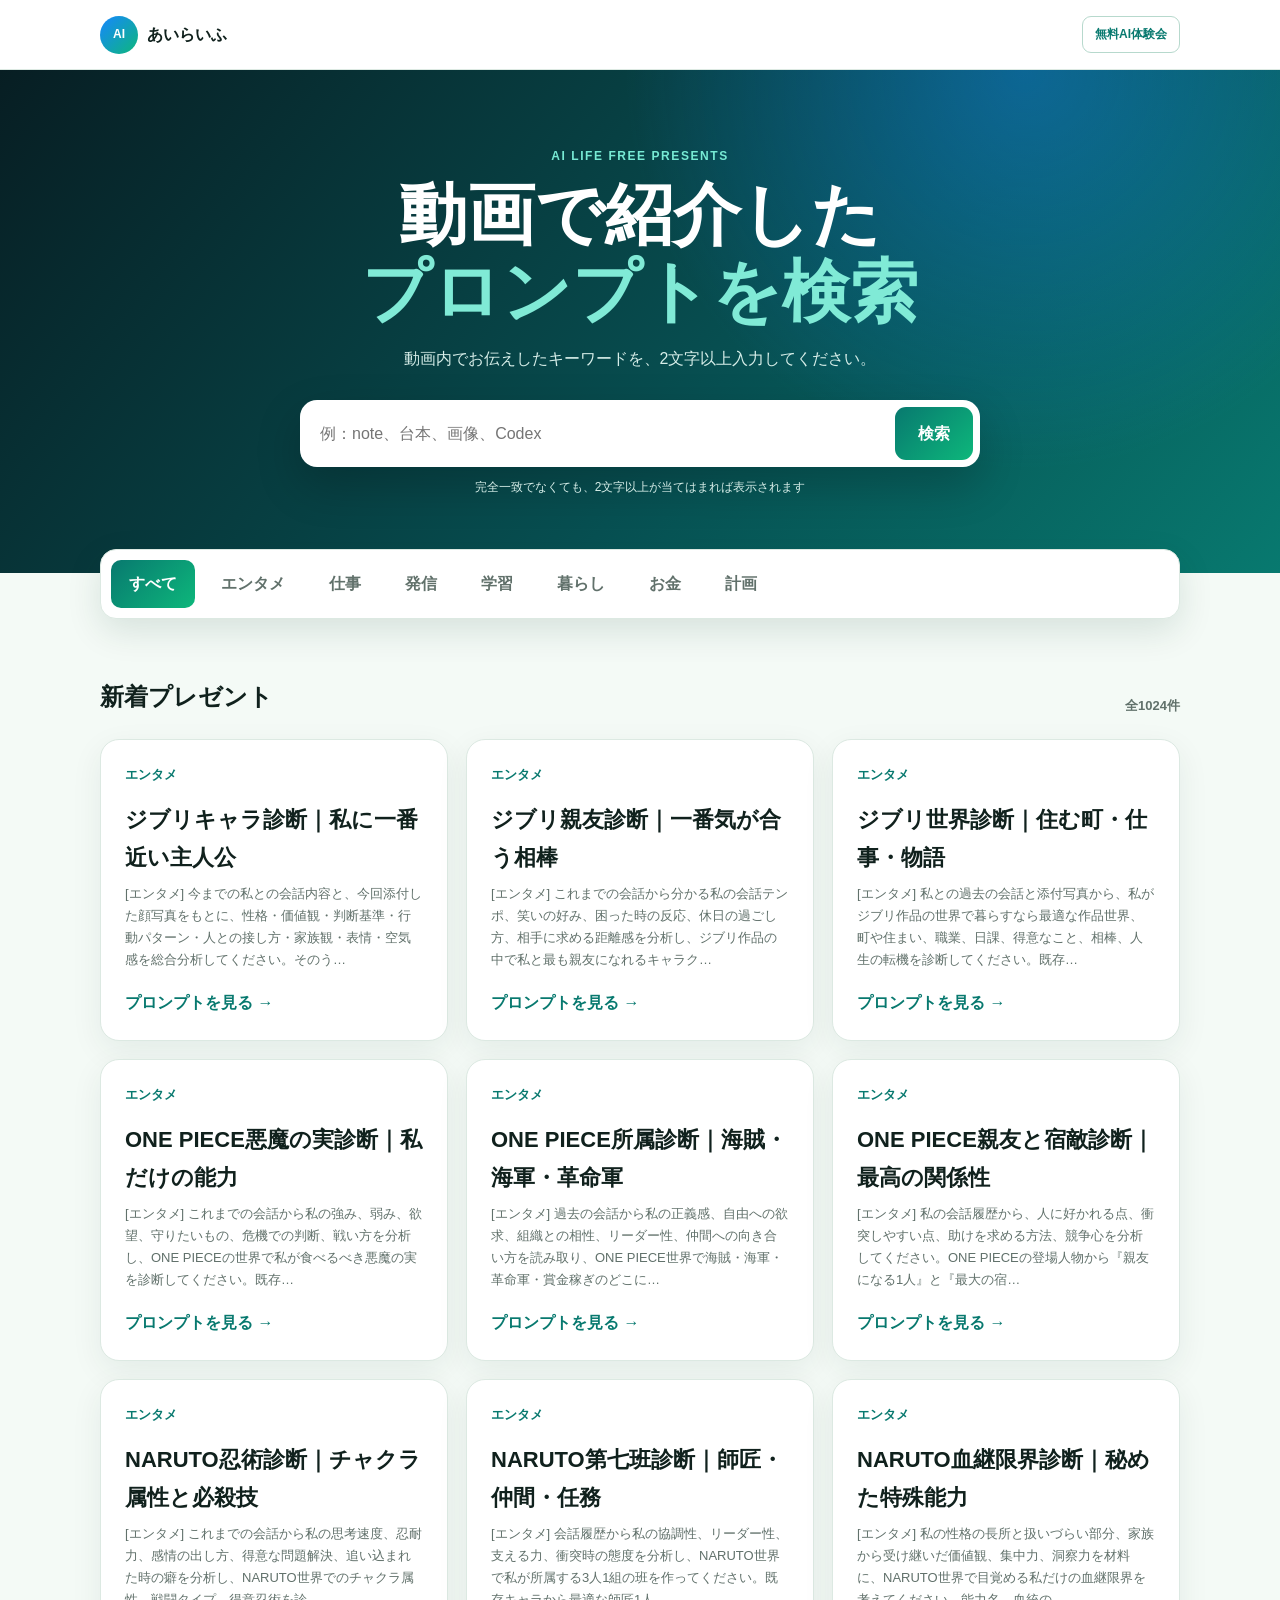
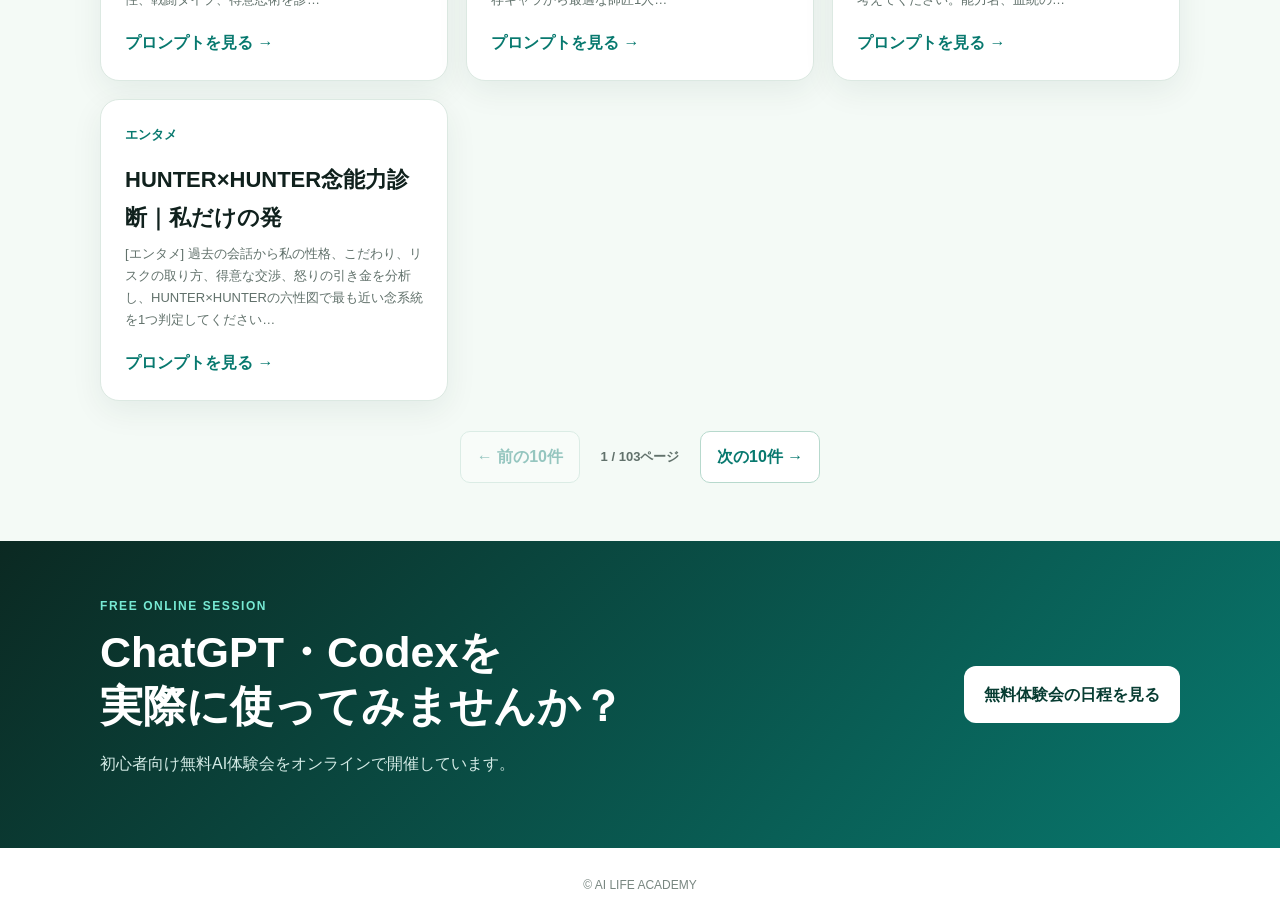
<file: present/index.html>
<!doctype html><html lang="ja"><head><meta charset="utf-8"><meta name="viewport" content="width=device-width,initial-scale=1"><meta name="theme-color" content="#08796f"><title>AI LIFE プレゼント検索</title><meta name="description" content="動画でお伝えしたキーワードから、AI LIFEの無料プロンプトを検索できます。"><link rel="stylesheet" href="present.css"></head><body>
<header><a class="brand" href="../"><span>AI</span>あいらいふ</a><a class="small-link" href="../booking.html">無料AI体験会</a></header>
<main><section class="hero"><div><p class="eyebrow">AI LIFE FREE PRESENTS</p><h1>動画で紹介した<br><em>プロンプトを検索</em></h1><p>動画内でお伝えしたキーワードを、2文字以上入力してください。</p><form id="searchForm"><label class="sr-only" for="searchInput">キーワード</label><input id="searchInput" type="search" placeholder="例：note、台本、画像、Codex" autocomplete="off"><button>検索</button></form><p class="hint">完全一致でなくても、2文字以上が当てはまれば表示されます</p></div></section>
<section class="results"><div id="welcome" class="message" hidden><span>⌕</span><h2>新着プレゼント</h2><p>新しく追加された順に表示しています。検索すると関連するプレゼントだけに絞り込めます。</p></div><div id="loading" class="message" hidden><span>…</span><h2>読み込んでいます</h2></div><div id="resultHead" class="result-head" hidden><h2 id="resultTitle"></h2><p id="resultCount"></p></div><div id="grid" class="grid"></div><nav id="pagination" class="pagination" aria-label="検索結果のページ切り替え" hidden><button id="prevPage" type="button">← 前の10件</button><span id="pageInfo"></span><button id="nextPage" type="button">次の10件 →</button></nav><div id="empty" class="message" hidden><span>?</span><h2>見つかりませんでした</h2><p>漢字・ひらがな・カタカナ・英語、またはキーワードの一部2文字以上で試してください。</p></div></section>
<section class="cta"><div><p class="eyebrow">FREE ONLINE SESSION</p><h2>ChatGPT・Codexを<br>実際に使ってみませんか？</h2><p>初心者向け無料AI体験会をオンラインで開催しています。</p></div><a href="../booking.html">無料体験会の日程を見る</a></section></main><footer>© AI LIFE ACADEMY</footer>
<dialog id="dialog"><div class="dialog-head"><div><small>FREE PROMPT</small><h2 id="dialogKeyword"></h2></div><button id="close" aria-label="閉じる">×</button></div><div class="prompt-box"><pre id="dialogPrompt"></pre><button id="copy">プロンプトをコピー</button></div><a class="dialog-cta" href="../booking.html">無料AI体験会を見る</a></dialog><div class="toast" id="toast">コピーしました</div>
<script src="config.js"></script><script src="present.js?v=20260918-fast"></script></body></html>
</file>
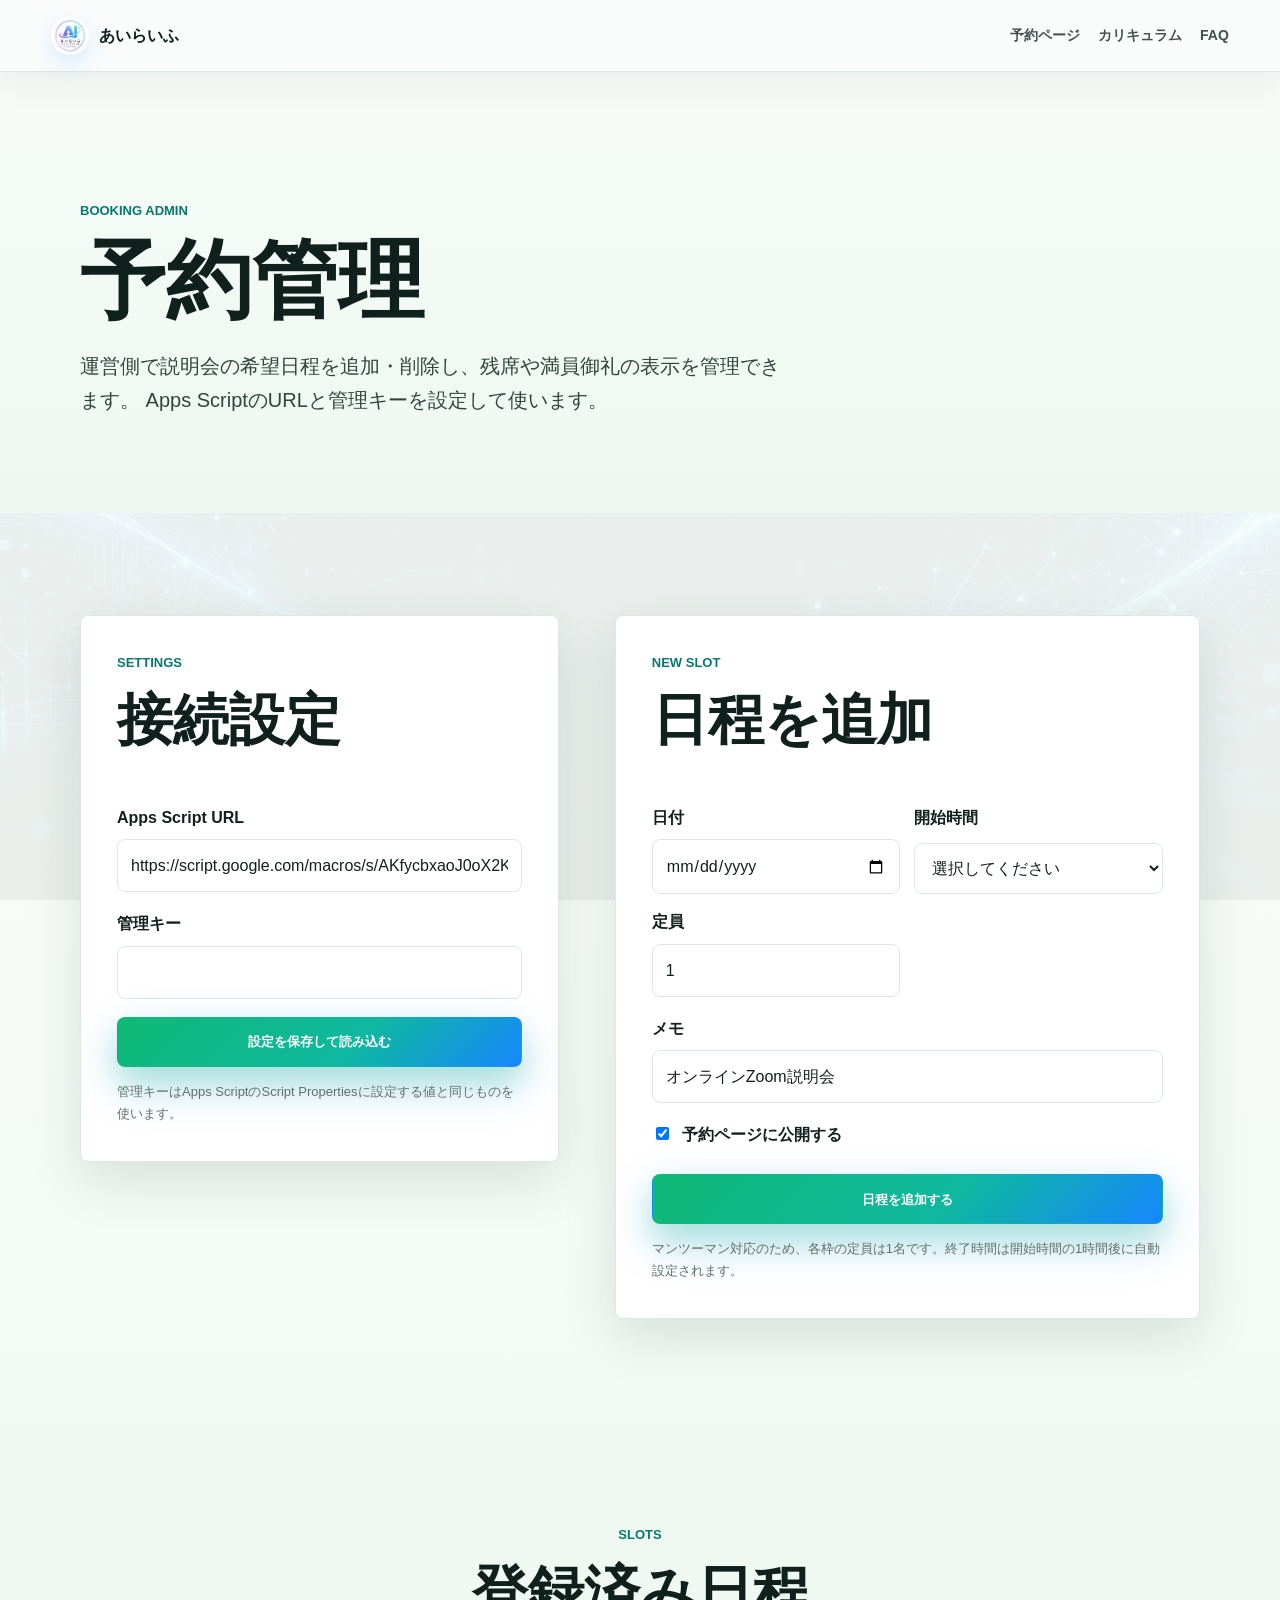
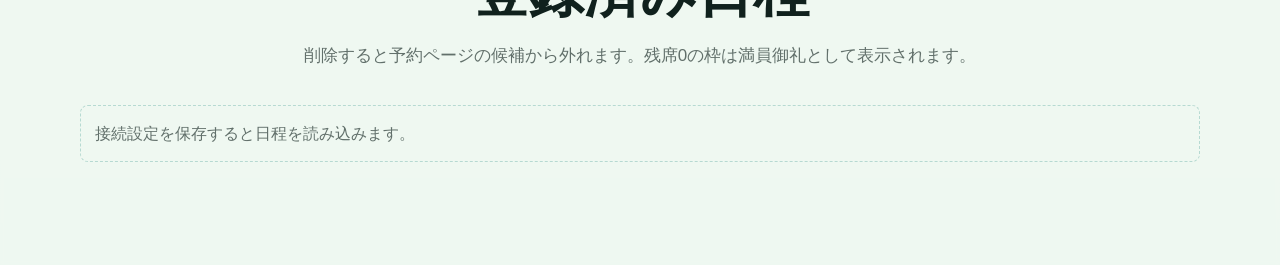
<file: admin.html>
<!doctype html>
<html lang="ja">
  <head>
    <meta charset="utf-8" />
    <meta name="viewport" content="width=device-width, initial-scale=1" />
    <title>予約管理 | あいらいふ（AI LIFE）</title>
    <meta name="robots" content="noindex" />
    <link rel="stylesheet" href="styles.css?v=20260902-weekly-booking" />
  </head>
  <body>
    <header class="site-header" aria-label="サイトヘッダー">
      <a class="brand" href="index.html#top" aria-label="あいらいふ トップへ">
        <img class="brand-mark" src="assets/ai-life-icon.jpg" alt="" />
        <span>あいらいふ</span>
      </a>
      <nav class="nav" aria-label="主要ナビゲーション">
        <a href="booking.html">予約ページ</a>
        <a href="index.html#curriculum">カリキュラム</a>
        <a href="index.html#faq">FAQ</a>
      </nav>
      <button class="menu-button" type="button" aria-label="メニューを開く" aria-expanded="false">
        <span></span>
        <span></span>
      </button>
    </header>

    <main class="booking-page">
      <section class="booking-hero">
        <div class="section-inner">
          <p class="eyebrow">Booking Admin</p>
          <h1>予約管理</h1>
          <p class="lead">
            運営側で説明会の希望日程を追加・削除し、残席や満員御礼の表示を管理できます。
            Apps ScriptのURLと管理キーを設定して使います。
          </p>
        </div>
      </section>

      <section class="section" aria-labelledby="admin-settings-title">
        <div class="section-inner admin-layout">
          <form class="booking-form admin-settings" id="adminSettings">
            <div class="section-heading">
              <p class="eyebrow">Settings</p>
              <h2 id="admin-settings-title">接続設定</h2>
            </div>
            <label>
              <span>Apps Script URL</span>
              <input type="url" name="apiEndpoint" placeholder="https://script.google.com/macros/s/..." required />
            </label>
            <label>
              <span>管理キー</span>
              <input type="password" name="adminKey" autocomplete="current-password" required />
            </label>
            <button class="button primary" type="submit">設定を保存して読み込む</button>
            <p class="form-help">管理キーはApps ScriptのScript Propertiesに設定する値と同じものを使います。</p>
          </form>

          <form class="booking-form" id="slotForm">
            <div class="section-heading">
              <p class="eyebrow">New Slot</p>
              <h2>日程を追加</h2>
            </div>
            <div class="form-grid">
              <label>
                <span>日付</span>
                <input type="date" name="dateIso" required />
              </label>
              <label>
                <span>開始時間</span>
                <select name="startTime" required>
                  <option value="">選択してください</option>
                  <option>09:00</option>
                  <option>10:00</option>
                  <option>11:00</option>
                  <option>12:00</option>
                  <option>13:00</option>
                  <option>14:00</option>
                  <option>15:00</option>
                  <option>16:00</option>
                  <option>17:00</option>
                  <option>18:00</option>
                  <option>19:00</option>
                  <option>20:00</option>
                  <option>21:00</option>
                  <option>22:00</option>
                </select>
              </label>
              <label>
                <span>定員</span>
                <input type="number" name="capacity" min="1" max="1" value="1" required />
              </label>
            </div>
            <label>
              <span>メモ</span>
              <input type="text" name="note" value="オンラインZoom説明会" />
            </label>
            <label class="consent-check">
              <input type="checkbox" name="isPublic" checked />
              <span>予約ページに公開する</span>
            </label>
            <button class="button primary" type="submit">日程を追加する</button>
            <p class="form-help">マンツーマン対応のため、各枠の定員は1名です。終了時間は開始時間の1時間後に自動設定されます。</p>
            <p class="form-status" id="adminStatus" hidden></p>
          </form>
        </div>
      </section>

      <section class="section muted" aria-labelledby="slot-list-title">
        <div class="section-inner">
          <div class="section-heading center">
            <p class="eyebrow">Slots</p>
            <h2 id="slot-list-title">登録済み日程</h2>
            <p>削除すると予約ページの候補から外れます。残席0の枠は満員御礼として表示されます。</p>
          </div>
          <div class="admin-slot-list" id="adminSlotList">
            <p class="slot-loading">接続設定を保存すると日程を読み込みます。</p>
          </div>
        </div>
      </section>
    </main>

    <script src="booking-slots.js?v=20260902-weekly-booking"></script>
    <script src="script.js?v=20260902-weekly-booking"></script>
    <script src="admin.js?v=20260916-booking-fix"></script>
  </body>
</html>
</file>
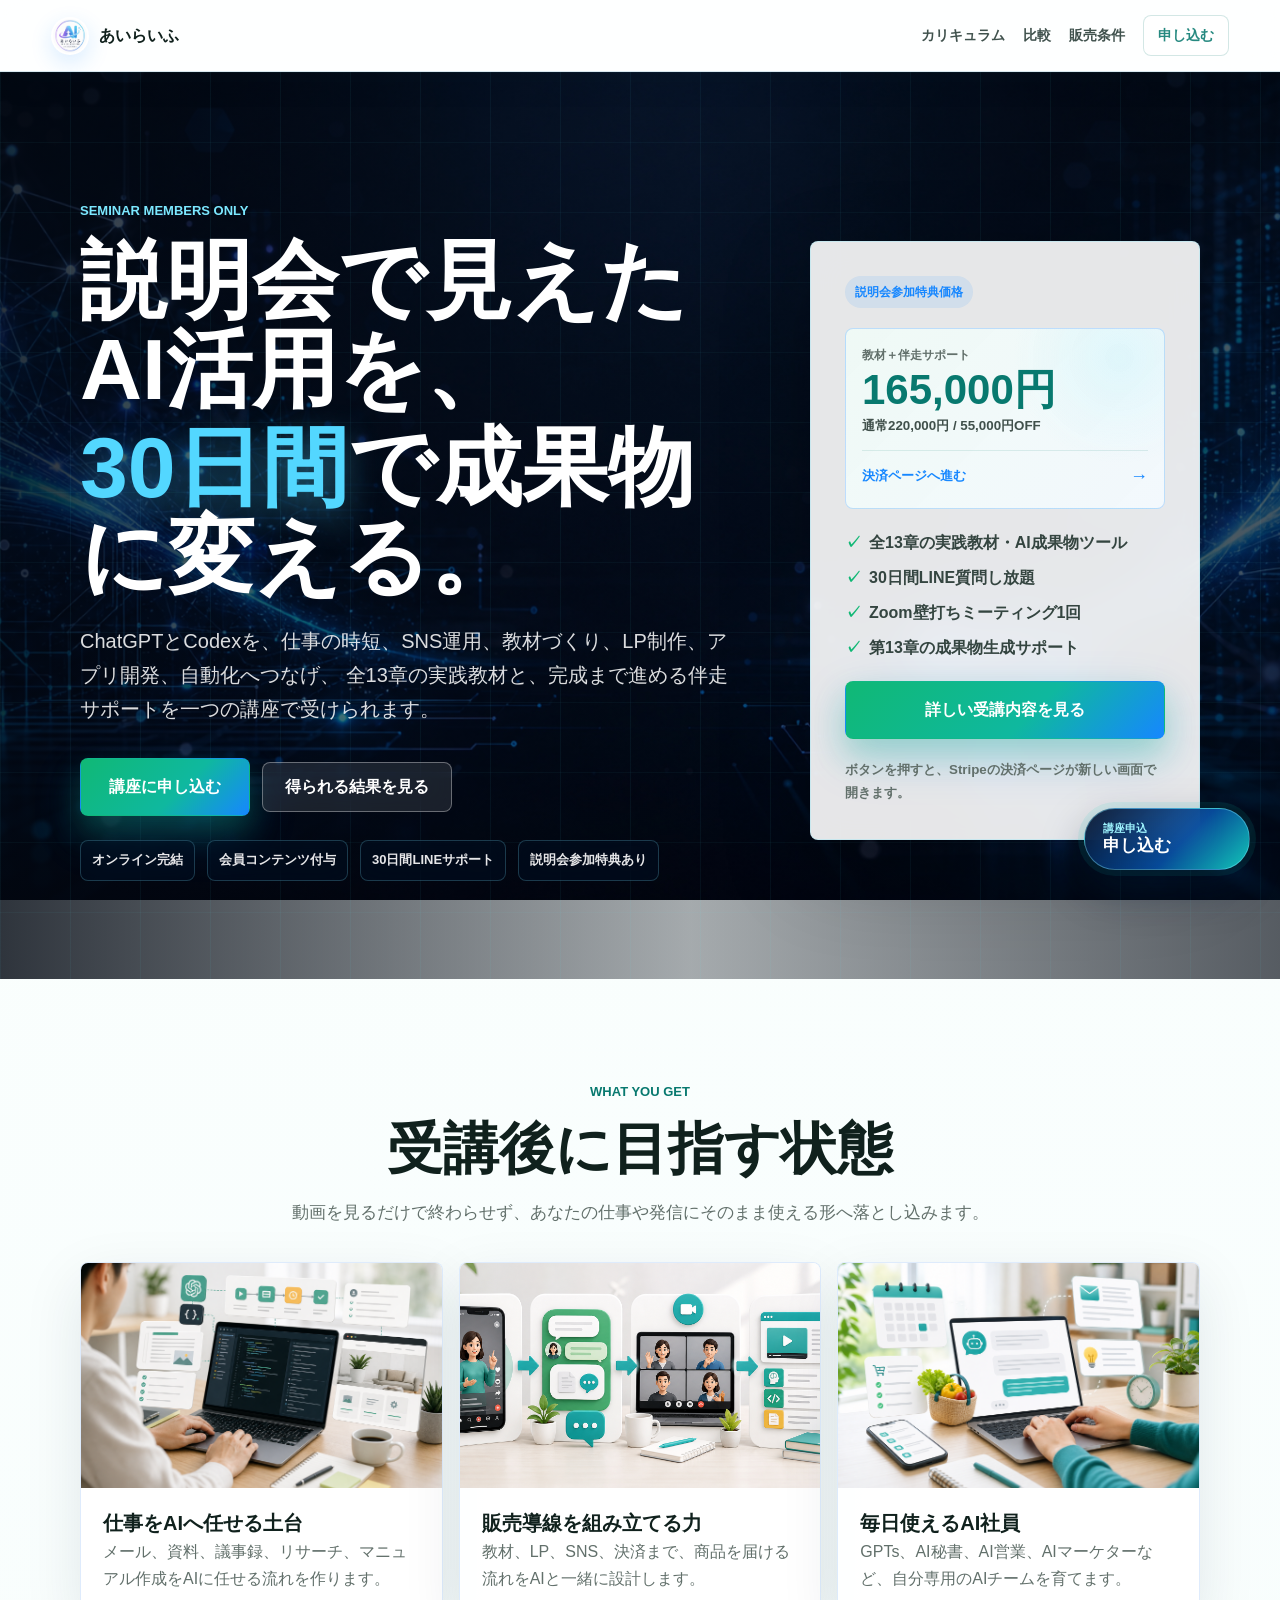
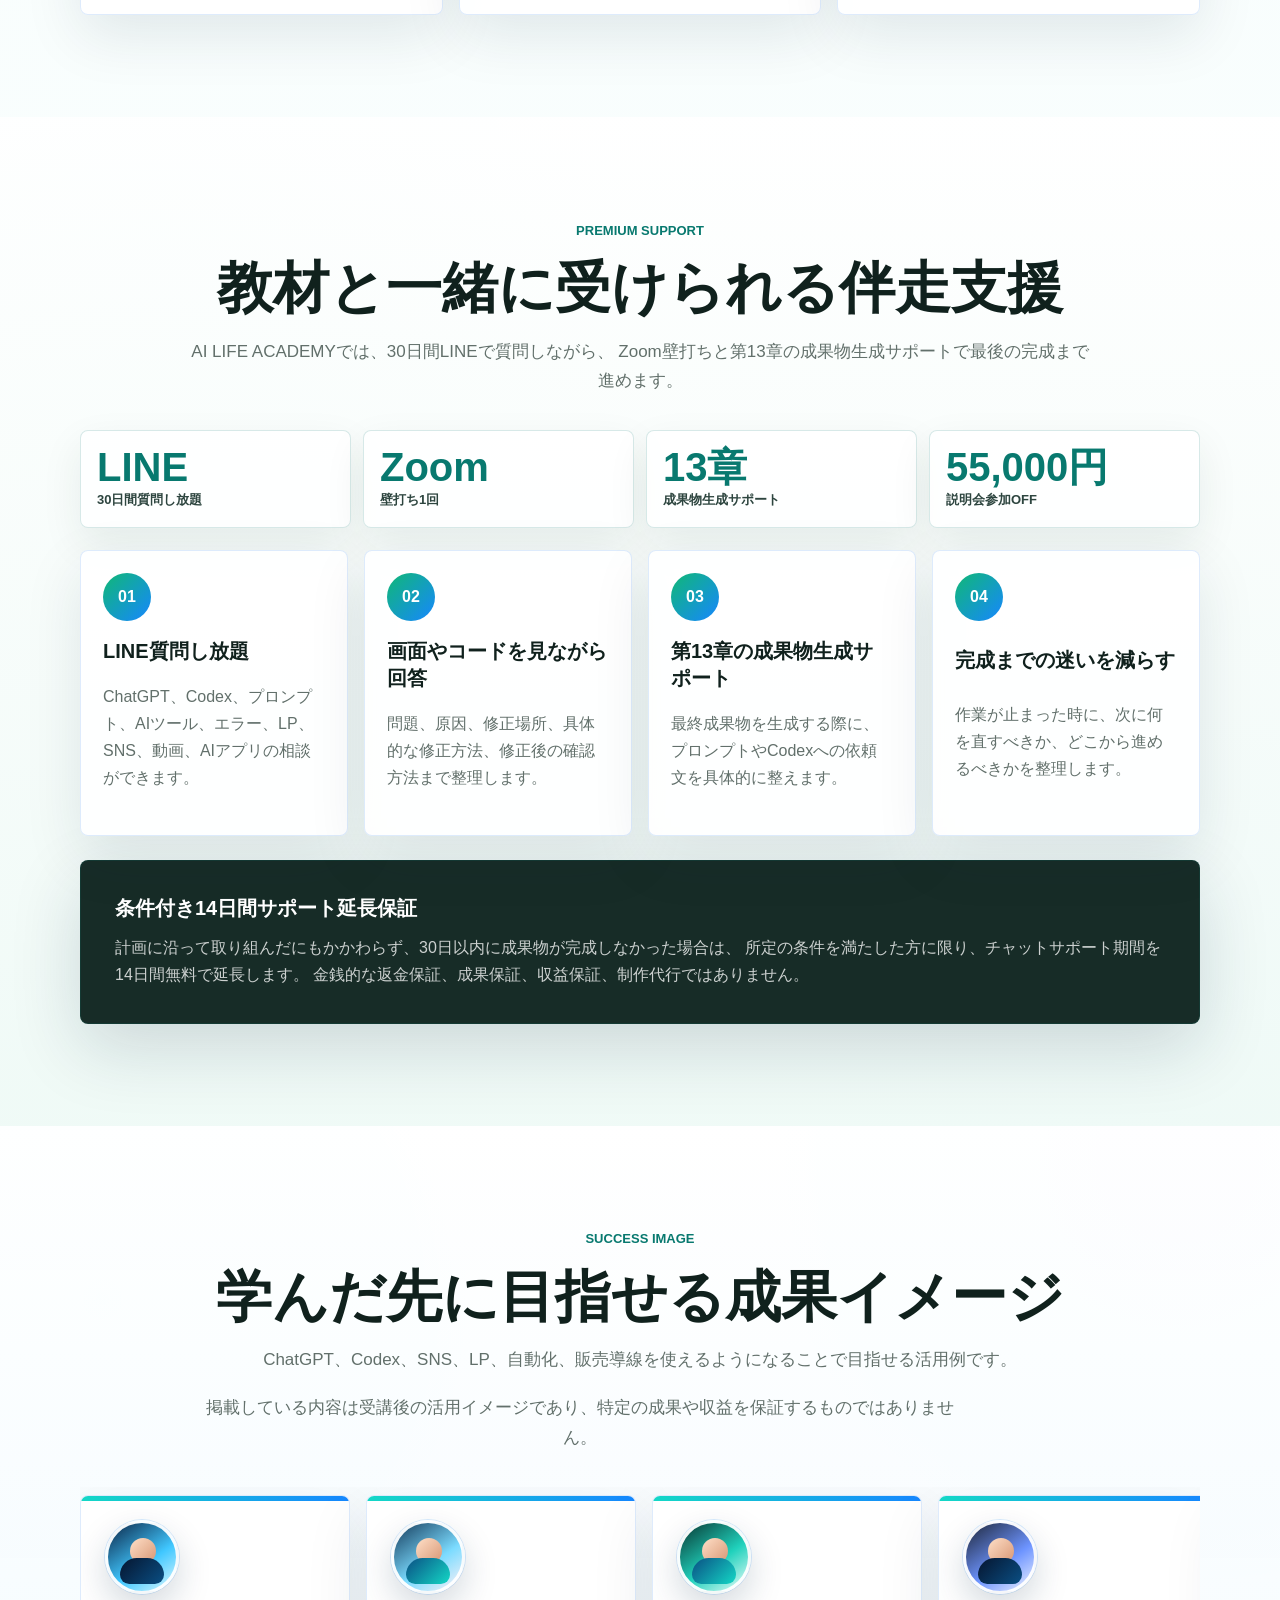
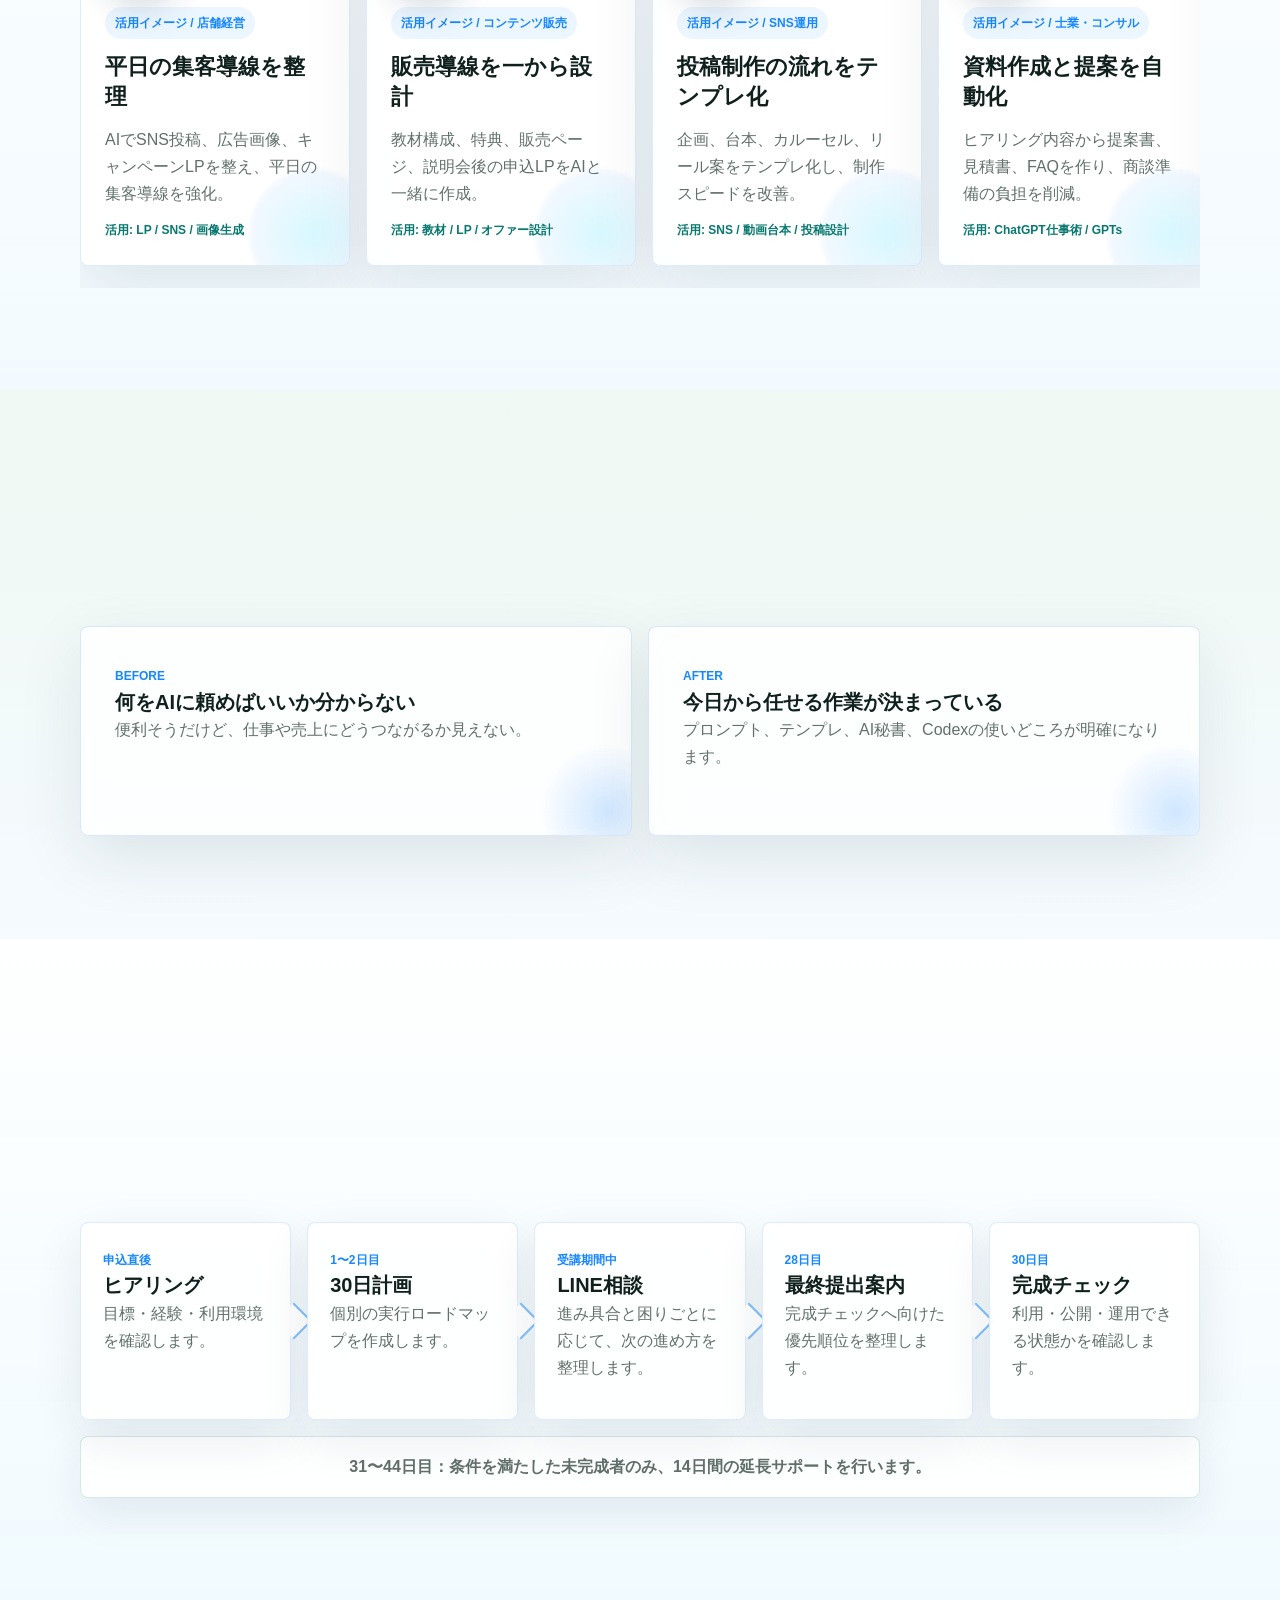
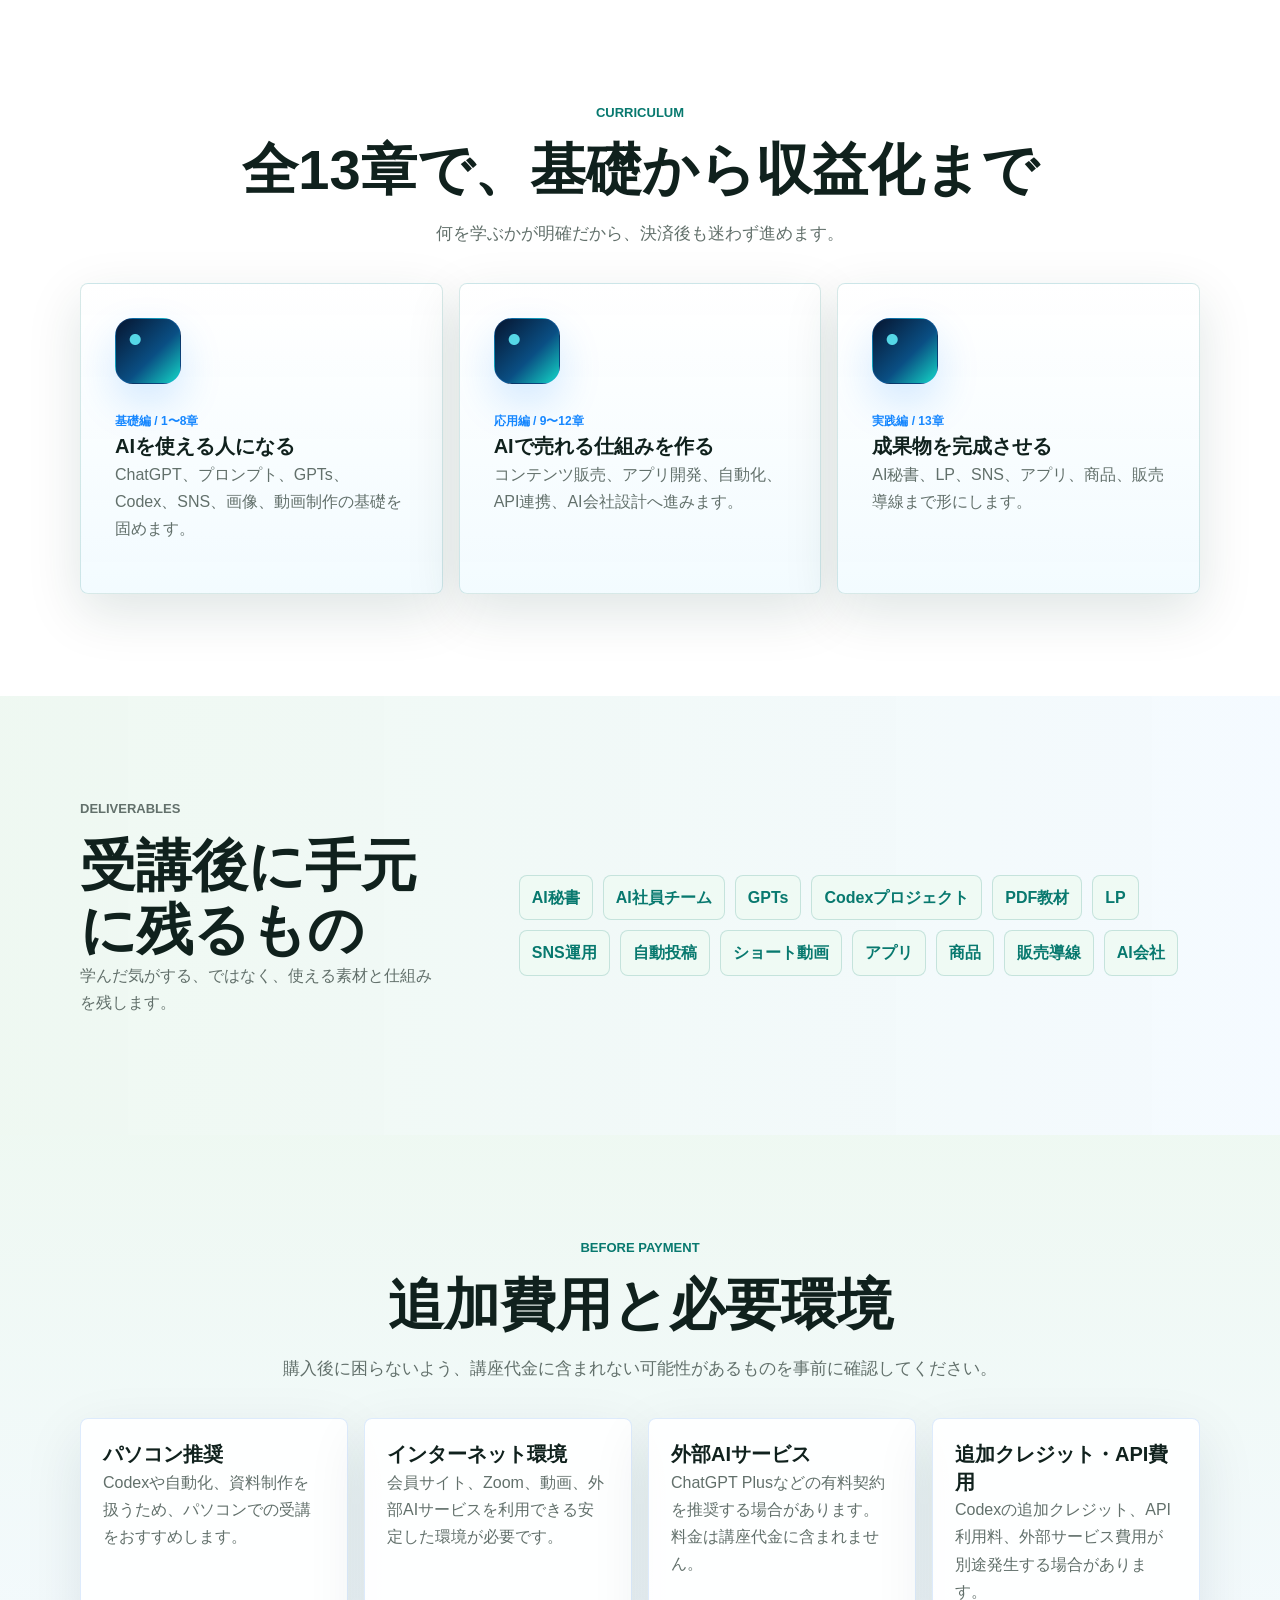
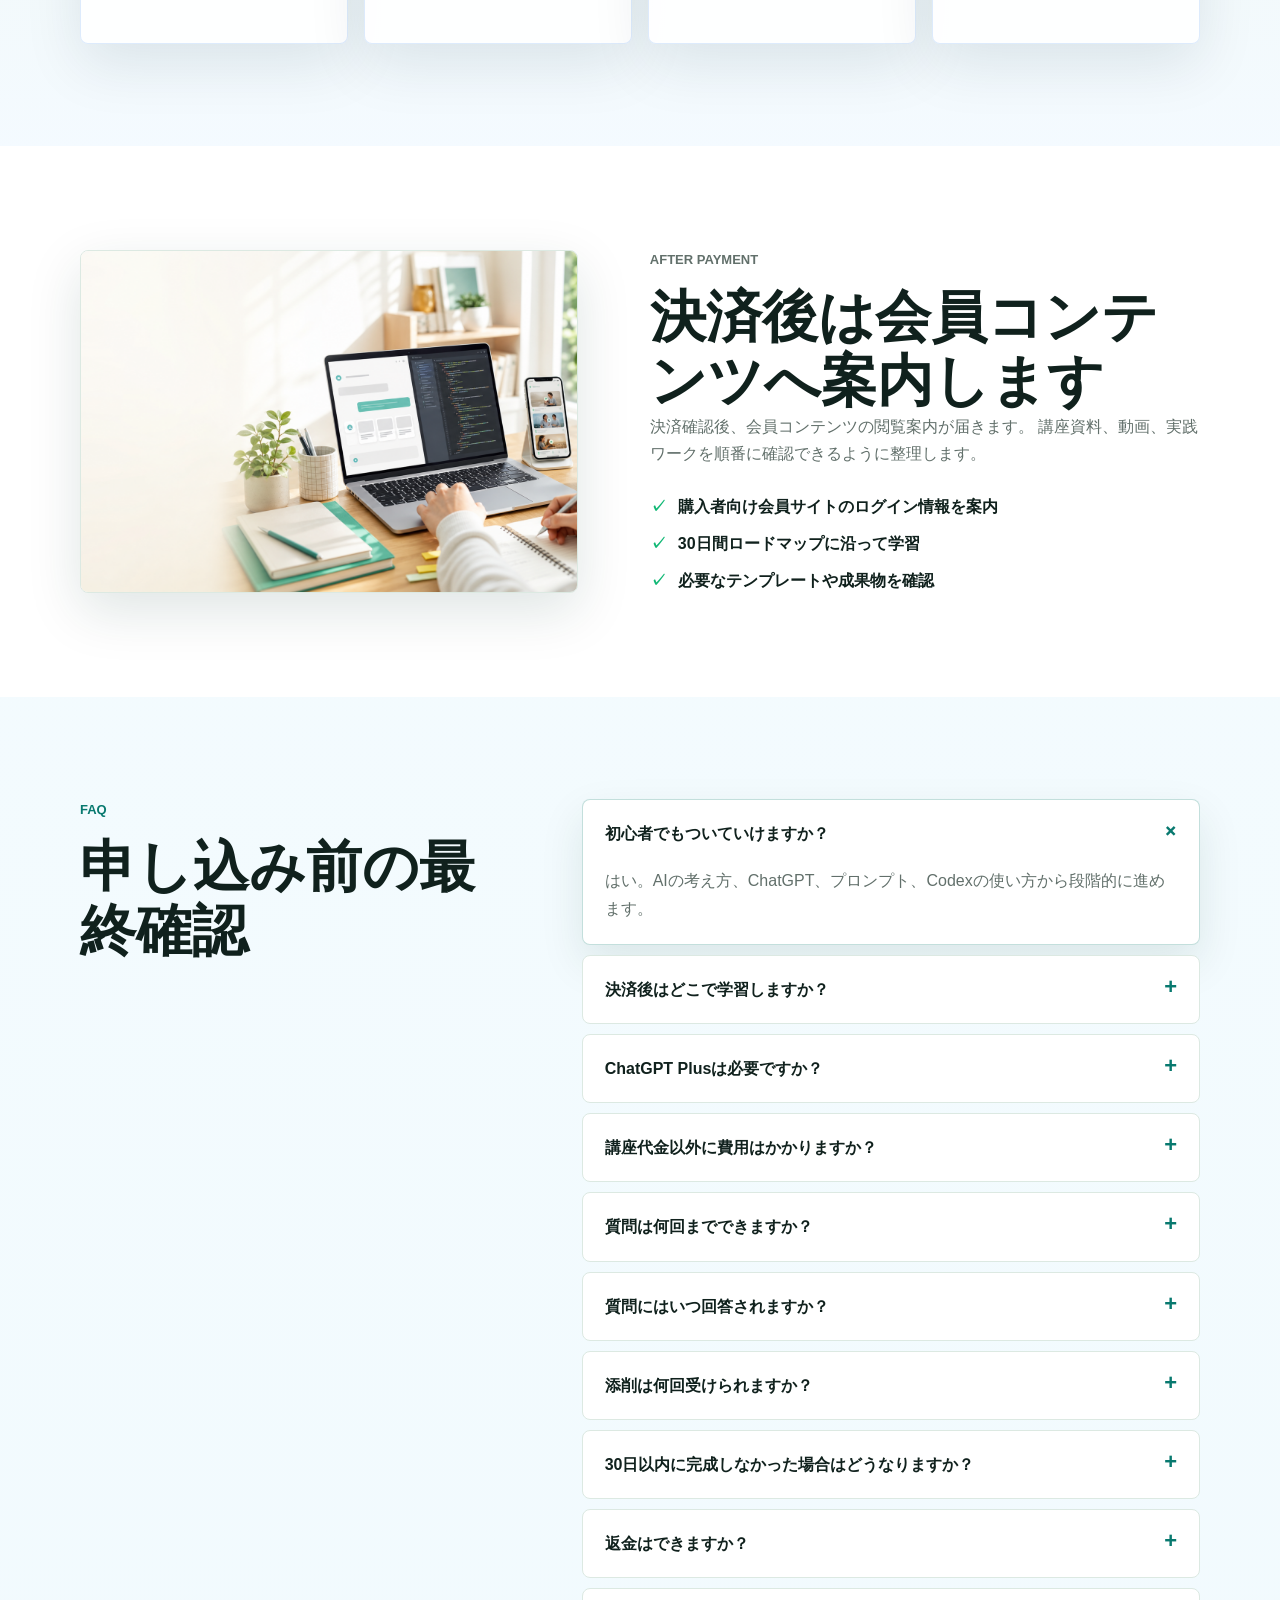
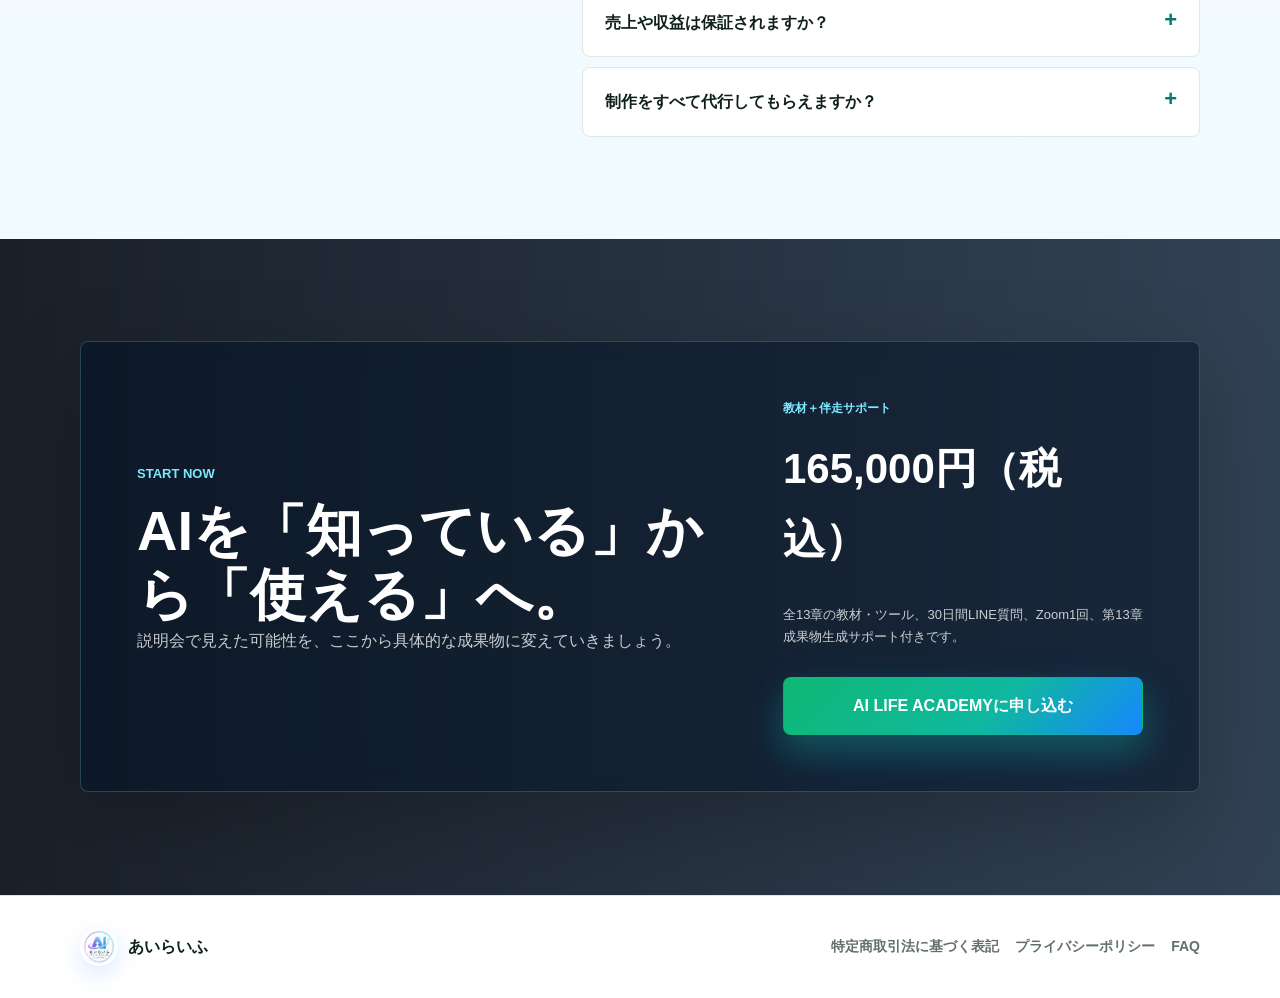
<file: apply.html>
<!doctype html>
<html lang="ja">
  <head>
    <meta charset="utf-8" />
    <meta name="viewport" content="width=device-width, initial-scale=1" />
    <meta name="robots" content="noindex" />
    <title>講座申し込み | AI LIFE ACADEMY</title>
    <meta
      name="description"
      content="AI LIFE ACADEMYの説明会参加者向け講座申し込みページです。ChatGPTとCodexでAI成果物の完成を目指す30日間伴走講座です。"
    />
    <meta property="og:title" content="AI LIFE ACADEMY 講座申し込み" />
    <meta property="og:description" content="説明会参加後の不安を解消し、講座内容・成果物・料金を確認して申し込めます。" />
    <meta property="og:type" content="website" />
    <meta property="og:image" content="assets/hero-ai-enterprise-bg.jpg" />
    <link rel="stylesheet" href="styles.css?v=20260801-two-plans" />
  </head>
  <body>
    <header class="site-header" aria-label="サイトヘッダー">
      <a class="brand" href="index.html#top" aria-label="あいらいふ トップへ">
        <img class="brand-mark" src="assets/ai-life-icon.jpg" alt="" />
        <span>あいらいふ</span>
      </a>
      <nav class="nav" aria-label="主要ナビゲーション">
        <a href="index.html#curriculum">カリキュラム</a>
        <a href="index.html#comparison">比較</a>
        <a href="legal.html">販売条件</a>
        <a href="#apply" class="nav-cta">申し込む</a>
      </nav>
      <button class="menu-button" type="button" aria-label="メニューを開く" aria-expanded="false">
        <span></span>
        <span></span>
      </button>
    </header>

    <main class="apply-page">
      <section class="apply-hero">
        <div class="section-inner apply-hero-grid">
          <div class="apply-hero-copy">
            <p class="eyebrow">Seminar Members Only</p>
            <h1>
              <span class="headline-line">説明会で見えたAI活用を、</span>
              <span class="headline-line headline-accent"><span>30日間</span>で成果物に変える。</span>
            </h1>
            <p class="lead">
              ChatGPTとCodexを、仕事の時短、SNS運用、教材づくり、LP制作、アプリ開発、自動化へつなげ、
              全13章の実践教材と、完成まで進める伴走サポートを一つの講座で受けられます。
            </p>
            <div class="apply-hero-actions">
              <a class="button primary large" href="#apply">講座に申し込む</a>
              <a class="button secondary" href="#results">得られる結果を見る</a>
            </div>
            <div class="apply-trust-row" aria-label="受講の特徴">
              <span>オンライン完結</span>
              <span>会員コンテンツ付与</span>
              <span>30日間LINEサポート</span>
              <span>説明会参加特典あり</span>
            </div>
          </div>
          <aside class="apply-price-card apply-plan-summary" aria-label="料金プラン">
            <p>説明会参加特典価格</p>
            <div class="apply-mini-plans">
              <a
                class="apply-mini-plan featured"
                href="https://buy.stripe.com/9B65kE7Hc1Fjc5q7f06kg02"
                target="_blank"
                rel="noopener"
                aria-label="AI LIFE ACADEMYのStripe決済へ進む"
              >
                <span>教材＋伴走サポート</span>
                <strong>165,000円</strong>
                <small>通常220,000円 / 55,000円OFF</small>
                <b>決済ページへ進む <i aria-hidden="true">→</i></b>
              </a>
            </div>
            <ul>
              <li>全13章の実践教材・AI成果物ツール</li>
              <li>30日間LINE質問し放題</li>
              <li>Zoom壁打ちミーティング1回</li>
              <li>第13章の成果物生成サポート</li>
            </ul>
            <a class="button primary large" href="#apply">詳しい受講内容を見る</a>
            <small>ボタンを押すと、Stripeの決済ページが新しい画面で開きます。</small>
          </aside>
        </div>
      </section>

      <section class="section apply-outcomes" id="results" aria-labelledby="results-title">
        <div class="section-inner">
          <div class="section-heading center">
            <p class="eyebrow">What You Get</p>
            <h2 id="results-title">受講後に目指す状態</h2>
            <p>動画を見るだけで終わらせず、あなたの仕事や発信にそのまま使える形へ落とし込みます。</p>
          </div>
          <div class="apply-result-grid">
            <article>
              <img src="assets/work-codex.png" alt="AIで仕事を進めるイメージ" />
              <h3>仕事をAIへ任せる土台</h3>
              <p>メール、資料、議事録、リサーチ、マニュアル作成をAIに任せる流れを作ります。</p>
            </article>
            <article>
              <img src="assets/funnel-flow.png" alt="販売導線を設計するイメージ" />
              <h3>販売導線を組み立てる力</h3>
              <p>教材、LP、SNS、決済まで、商品を届ける流れをAIと一緒に設計します。</p>
            </article>
            <article>
              <img src="assets/daily-ai.png" alt="AIを日常で活用するイメージ" />
              <h3>毎日使えるAI社員</h3>
              <p>GPTs、AI秘書、AI営業、AIマーケターなど、自分専用のAIチームを育てます。</p>
            </article>
          </div>
        </div>
      </section>

      <section class="section support-section" id="support" aria-labelledby="apply-support-title">
        <div class="section-inner">
          <div class="section-heading center">
            <p class="eyebrow">Premium Support</p>
            <h2 id="apply-support-title">教材と一緒に受けられる伴走支援</h2>
            <p>
              AI LIFE ACADEMYでは、30日間LINEで質問しながら、
              Zoom壁打ちと第13章の成果物生成サポートで最後の完成まで進めます。
            </p>
          </div>
          <div class="support-highlight" aria-label="サポート内容">
            <span><b>LINE</b>30日間質問し放題</span>
            <span><b>Zoom</b>壁打ち1回</span>
            <span><b>13章</b>成果物生成サポート</span>
            <span><b>55,000円</b>説明会参加OFF</span>
          </div>
          <div class="support-grid compact">
            <article>
              <i aria-hidden="true">01</i>
              <h3>LINE質問し放題</h3>
              <p>ChatGPT、Codex、プロンプト、AIツール、エラー、LP、SNS、動画、AIアプリの相談ができます。</p>
            </article>
            <article>
              <i aria-hidden="true">02</i>
              <h3>画面やコードを見ながら回答</h3>
              <p>問題、原因、修正場所、具体的な修正方法、修正後の確認方法まで整理します。</p>
            </article>
            <article>
              <i aria-hidden="true">03</i>
              <h3>第13章の成果物生成サポート</h3>
              <p>最終成果物を生成する際に、プロンプトやCodexへの依頼文を具体的に整えます。</p>
            </article>
            <article>
              <i aria-hidden="true">04</i>
              <h3>完成までの迷いを減らす</h3>
              <p>作業が止まった時に、次に何を直すべきか、どこから進めるべきかを整理します。</p>
            </article>
          </div>
          <div class="support-note">
            <div>
              <h3>条件付き14日間サポート延長保証</h3>
              <p>
                計画に沿って取り組んだにもかかわらず、30日以内に成果物が完成しなかった場合は、
                所定の条件を満たした方に限り、チャットサポート期間を14日間無料で延長します。
                金銭的な返金保証、成果保証、収益保証、制作代行ではありません。
              </p>
            </div>
          </div>
        </div>
      </section>

      <section class="section apply-success" aria-labelledby="success-title">
        <div class="section-inner">
          <div class="section-heading center">
            <p class="eyebrow">Success Image</p>
            <h2 id="success-title">学んだ先に目指せる成果イメージ</h2>
            <p>ChatGPT、Codex、SNS、LP、自動化、販売導線を使えるようになることで目指せる活用例です。</p>
            <p class="fine-print center">掲載している内容は受講後の活用イメージであり、特定の成果や収益を保証するものではありません。</p>
          </div>
          <div class="success-scroll" aria-label="成果イメージ一覧">
            <article class="success-card">
              <div class="success-avatar avatar-1" role="img" aria-label="40代男性の丸アイコン"></div>
              <div class="success-meta">活用イメージ / 店舗経営</div>
              <h3>平日の集客導線を整理</h3>
              <p>AIでSNS投稿、広告画像、キャンペーンLPを整え、平日の集客導線を強化。</p>
              <span>活用: LP / SNS / 画像生成</span>
            </article>
            <article class="success-card">
              <div class="success-avatar avatar-2" role="img" aria-label="30代女性の丸アイコン"></div>
              <div class="success-meta">活用イメージ / コンテンツ販売</div>
              <h3>販売導線を一から設計</h3>
              <p>教材構成、特典、販売ページ、説明会後の申込LPをAIと一緒に作成。</p>
              <span>活用: 教材 / LP / オファー設計</span>
            </article>
            <article class="success-card">
              <div class="success-avatar avatar-3" role="img" aria-label="20代女性の丸アイコン"></div>
              <div class="success-meta">活用イメージ / SNS運用</div>
              <h3>投稿制作の流れをテンプレ化</h3>
              <p>企画、台本、カルーセル、リール案をテンプレ化し、制作スピードを改善。</p>
              <span>活用: SNS / 動画台本 / 投稿設計</span>
            </article>
            <article class="success-card">
              <div class="success-avatar avatar-4" role="img" aria-label="50代男性の丸アイコン"></div>
              <div class="success-meta">活用イメージ / 士業・コンサル</div>
              <h3>資料作成と提案を自動化</h3>
              <p>ヒアリング内容から提案書、見積書、FAQを作り、商談準備の負担を削減。</p>
              <span>活用: ChatGPT仕事術 / GPTs</span>
            </article>
            <article class="success-card">
              <div class="success-avatar avatar-5" role="img" aria-label="30代男性の丸アイコン"></div>
              <div class="success-meta">活用イメージ / EC・小売</div>
              <h3>商品ページの訴求を改善</h3>
              <p>商品説明、比較表、バナー、レビュー返信をAIで整え、販売ページを改善。</p>
              <span>活用: コピー / 画像 / 分析</span>
            </article>
            <article class="success-card">
              <div class="success-avatar avatar-6" role="img" aria-label="40代女性の丸アイコン"></div>
              <div class="success-meta">活用イメージ / セミナー講師</div>
              <h3>講座資料13章分を体系化</h3>
              <p>スライド、ワーク、特典、メール案内を整理し、講座販売の土台を作成。</p>
              <span>活用: 教材設計 / Drive整理</span>
            </article>
            <article class="success-card">
              <div class="success-avatar avatar-7" role="img" aria-label="20代男性の丸アイコン"></div>
              <div class="success-meta">活用イメージ / 個人事業主</div>
              <h3>予約管理アプリを自作</h3>
              <p>Codexで予約フォーム、管理画面、スプレッドシート連携の仕組みを構築。</p>
              <span>活用: Codex / アプリ / API連携</span>
            </article>
            <article class="success-card">
              <div class="success-avatar avatar-8" role="img" aria-label="50代女性の丸アイコン"></div>
              <div class="success-meta">活用イメージ / 地域ビジネス</div>
              <h3>AI秘書で毎日の事務を軽減</h3>
              <p>問い合わせ返信、議事録、チェックリスト、告知文をAI社員へ任せる流れを作成。</p>
              <span>活用: AI秘書 / 業務効率化</span>
            </article>
          </div>
        </div>
      </section>

      <section class="section muted apply-before-after" aria-labelledby="change-title">
        <div class="section-inner">
          <div class="section-heading center">
            <p class="eyebrow">Before / After</p>
            <h2 id="change-title">不安を、行動できる確信へ</h2>
          </div>
          <div class="apply-change-grid">
            <article>
              <span>Before</span>
              <h3>何をAIに頼めばいいか分からない</h3>
              <p>便利そうだけど、仕事や売上にどうつながるか見えない。</p>
            </article>
            <article>
              <span>After</span>
              <h3>今日から任せる作業が決まっている</h3>
              <p>プロンプト、テンプレ、AI秘書、Codexの使いどころが明確になります。</p>
            </article>
          </div>
        </div>
      </section>

      <section class="section apply-roadmap" aria-labelledby="apply-roadmap-title">
        <div class="section-inner">
          <div class="section-heading center">
            <p class="eyebrow">30 Days</p>
            <h2 id="apply-roadmap-title">30日間の流れ</h2>
            <p>LINEとZoomで相談しながら、完成まで進めます。</p>
          </div>
          <div class="apply-timeline" aria-label="30日間ロードマップ">
            <article>
              <span>申込直後</span>
              <h3>ヒアリング</h3>
              <p>目標・経験・利用環境を確認します。</p>
            </article>
            <article>
              <span>1〜2日目</span>
              <h3>30日計画</h3>
              <p>個別の実行ロードマップを作成します。</p>
            </article>
            <article>
              <span>受講期間中</span>
              <h3>LINE相談</h3>
              <p>進み具合と困りごとに応じて、次の進め方を整理します。</p>
            </article>
            <article>
              <span>28日目</span>
              <h3>最終提出案内</h3>
              <p>完成チェックへ向けた優先順位を整理します。</p>
            </article>
            <article>
              <span>30日目</span>
              <h3>完成チェック</h3>
              <p>利用・公開・運用できる状態かを確認します。</p>
            </article>
          </div>
          <div class="extension-step">31〜44日目：条件を満たした未完成者のみ、14日間の延長サポートを行います。</div>
        </div>
      </section>

      <section class="section apply-curriculum" aria-labelledby="apply-curriculum-title">
        <div class="section-inner">
          <div class="section-heading center">
            <p class="eyebrow">Curriculum</p>
            <h2 id="apply-curriculum-title">全13章で、基礎から収益化まで</h2>
            <p>何を学ぶかが明確だから、決済後も迷わず進めます。</p>
          </div>
          <div class="apply-chapter-bands">
            <article>
              <span>基礎編 / 1〜8章</span>
              <h3>AIを使える人になる</h3>
              <p>ChatGPT、プロンプト、GPTs、Codex、SNS、画像、動画制作の基礎を固めます。</p>
            </article>
            <article>
              <span>応用編 / 9〜12章</span>
              <h3>AIで売れる仕組みを作る</h3>
              <p>コンテンツ販売、アプリ開発、自動化、API連携、AI会社設計へ進みます。</p>
            </article>
            <article>
              <span>実践編 / 13章</span>
              <h3>成果物を完成させる</h3>
              <p>AI秘書、LP、SNS、アプリ、商品、販売導線まで形にします。</p>
            </article>
          </div>
        </div>
      </section>

      <section class="section muted apply-deliverables" aria-labelledby="deliverables-title">
        <div class="section-inner apply-deliverables-grid">
          <div>
            <p class="eyebrow">Deliverables</p>
            <h2 id="deliverables-title">受講後に手元に残るもの</h2>
            <p>学んだ気がする、ではなく、使える素材と仕組みを残します。</p>
          </div>
          <div class="deliverables-grid">
            <span>AI秘書</span>
            <span>AI社員チーム</span>
            <span>GPTs</span>
            <span>Codexプロジェクト</span>
            <span>PDF教材</span>
            <span>LP</span>
            <span>SNS運用</span>
            <span>自動投稿</span>
            <span>ショート動画</span>
            <span>アプリ</span>
            <span>商品</span>
            <span>販売導線</span>
            <span>AI会社</span>
          </div>
        </div>
      </section>

      <section class="section requirements-section" aria-labelledby="apply-requirements-title">
        <div class="section-inner">
          <div class="section-heading center">
            <p class="eyebrow">Before Payment</p>
            <h2 id="apply-requirements-title">追加費用と必要環境</h2>
            <p>購入後に困らないよう、講座代金に含まれない可能性があるものを事前に確認してください。</p>
          </div>
          <div class="requirements-grid">
            <article>
              <h3>パソコン推奨</h3>
              <p>Codexや自動化、資料制作を扱うため、パソコンでの受講をおすすめします。</p>
            </article>
            <article>
              <h3>インターネット環境</h3>
              <p>会員サイト、Zoom、動画、外部AIサービスを利用できる安定した環境が必要です。</p>
            </article>
            <article>
              <h3>外部AIサービス</h3>
              <p>ChatGPT Plusなどの有料契約を推奨する場合があります。料金は講座代金に含まれません。</p>
            </article>
            <article>
              <h3>追加クレジット・API費用</h3>
              <p>Codexの追加クレジット、API利用料、外部サービス費用が別途発生する場合があります。</p>
            </article>
          </div>
        </div>
      </section>

      <section class="section apply-proof" aria-labelledby="support-title">
        <div class="section-inner split-layout">
          <figure class="image-panel">
            <img src="assets/hero-ai-learning.png" alt="AI学習を進めるイメージ" />
          </figure>
          <div>
            <p class="eyebrow">After Payment</p>
            <h2 id="support-title">決済後は会員コンテンツへ案内します</h2>
            <p>
              決済確認後、会員コンテンツの閲覧案内が届きます。
              講座資料、動画、実践ワークを順番に確認できるように整理します。
            </p>
            <ul class="check-list">
              <li>購入者向け会員サイトのログイン情報を案内</li>
              <li>30日間ロードマップに沿って学習</li>
              <li>必要なテンプレートや成果物を確認</li>
            </ul>
          </div>
        </div>
      </section>

      <section class="section apply-faq" aria-labelledby="apply-faq-title">
        <div class="section-inner faq-layout">
          <div class="section-heading">
            <p class="eyebrow">FAQ</p>
            <h2 id="apply-faq-title">申し込み前の最終確認</h2>
          </div>
          <div class="faq-list">
            <details open>
              <summary>初心者でもついていけますか？</summary>
              <p>はい。AIの考え方、ChatGPT、プロンプト、Codexの使い方から段階的に進めます。</p>
            </details>
            <details>
              <summary>決済後はどこで学習しますか？</summary>
              <p>会員コンテンツの案内を受け取り、動画・資料・実践ワークを確認しながら進めます。</p>
            </details>
            <details>
              <summary>ChatGPT Plusは必要ですか？</summary>
              <p>ChatGPT Plusなどの有料契約を推奨する場合があります。無料版でも進められる範囲はありますが、一部機能や作業効率に差が出る場合があります。</p>
            </details>
            <details>
              <summary>講座代金以外に費用はかかりますか？</summary>
              <p>外部AIサービス、Codexの追加クレジット、API利用料、外部ツール費用が別途発生する場合があります。これらの料金は講座代金に含まれません。</p>
            </details>
            <details>
              <summary>質問は何回までできますか？</summary>
              <p>受講開始から30日間、講座内容やAI活用に関するLINE質問を回数無制限で利用できます。</p>
            </details>
            <details>
              <summary>質問にはいつ回答されますか？</summary>
              <p>平日に受け付けた質問には、原則として24〜48時間以内、遅くとも2営業日以内に一次回答します。土日祝日は翌営業日以降の対応です。</p>
            </details>
            <details>
              <summary>添削は何回受けられますか？</summary>
              <p>第13章で最終成果物を生成する段階まで、個別サポートを受けられます。</p>
            </details>
            <details>
              <summary>30日以内に完成しなかった場合はどうなりますか？</summary>
              <p>計画に沿って取り組み、所定の条件を満たしている場合に限り、チャットサポート期間を14日間無料で延長します。</p>
            </details>
            <details>
              <summary>返金はできますか？</summary>
              <p>金銭的な返金保証はありません。デジタルコンテンツの性質上、購入後の返品・キャンセルは原則受け付けていません。</p>
            </details>
            <details>
              <summary>売上や収益は保証されますか？</summary>
              <p>売上、集客、収益などの成果は保証していません。サポートは成果物の完成と利用可能な状態を目指すものです。</p>
            </details>
            <details>
              <summary>制作をすべて代行してもらえますか？</summary>
              <p>制作代行ではありません。具体的な修正方法は案内しますが、最終判断と作業は受講者ご本人が行います。</p>
            </details>
          </div>
        </div>
      </section>

      <section class="section apply-final" id="apply" aria-labelledby="apply-title">
        <div class="section-inner apply-final-box">
          <div>
            <p class="eyebrow">Start Now</p>
            <h2 id="apply-title">AIを「知っている」から「使える」へ。</h2>
            <p>説明会で見えた可能性を、ここから具体的な成果物に変えていきましょう。</p>
          </div>
          <div class="apply-final-price">
            <span>教材＋伴走サポート</span>
            <strong>165,000円（税込）</strong>
            <p class="fine-print">全13章の教材・ツール、30日間LINE質問、Zoom1回、第13章成果物生成サポート付きです。</p>
            <div class="apply-final-actions">
              <a class="button primary large" href="https://buy.stripe.com/9B65kE7Hc1Fjc5q7f06kg02" target="_blank" rel="noopener">
                AI LIFE ACADEMYに申し込む
              </a>
            </div>
          </div>
        </div>
      </section>
    </main>

    <footer class="site-footer">
      <div class="footer-inner">
        <a class="brand" href="index.html#top">
          <img class="brand-mark" src="assets/ai-life-icon.jpg" alt="" />
          <span>あいらいふ</span>
        </a>
        <div class="footer-links">
          <a href="legal.html">特定商取引法に基づく表記</a>
          <a href="privacy.html">プライバシーポリシー</a>
          <a href="index.html#faq">FAQ</a>
        </div>
      </div>
    </footer>

    <a class="floating-apply-cta" href="#apply" aria-label="講座申し込みへ進む">
      <span>講座申込</span>
      <strong>申し込む</strong>
    </a>

    <script src="script.js?v=20260801-two-plans"></script>
  </body>
</html>
</file>
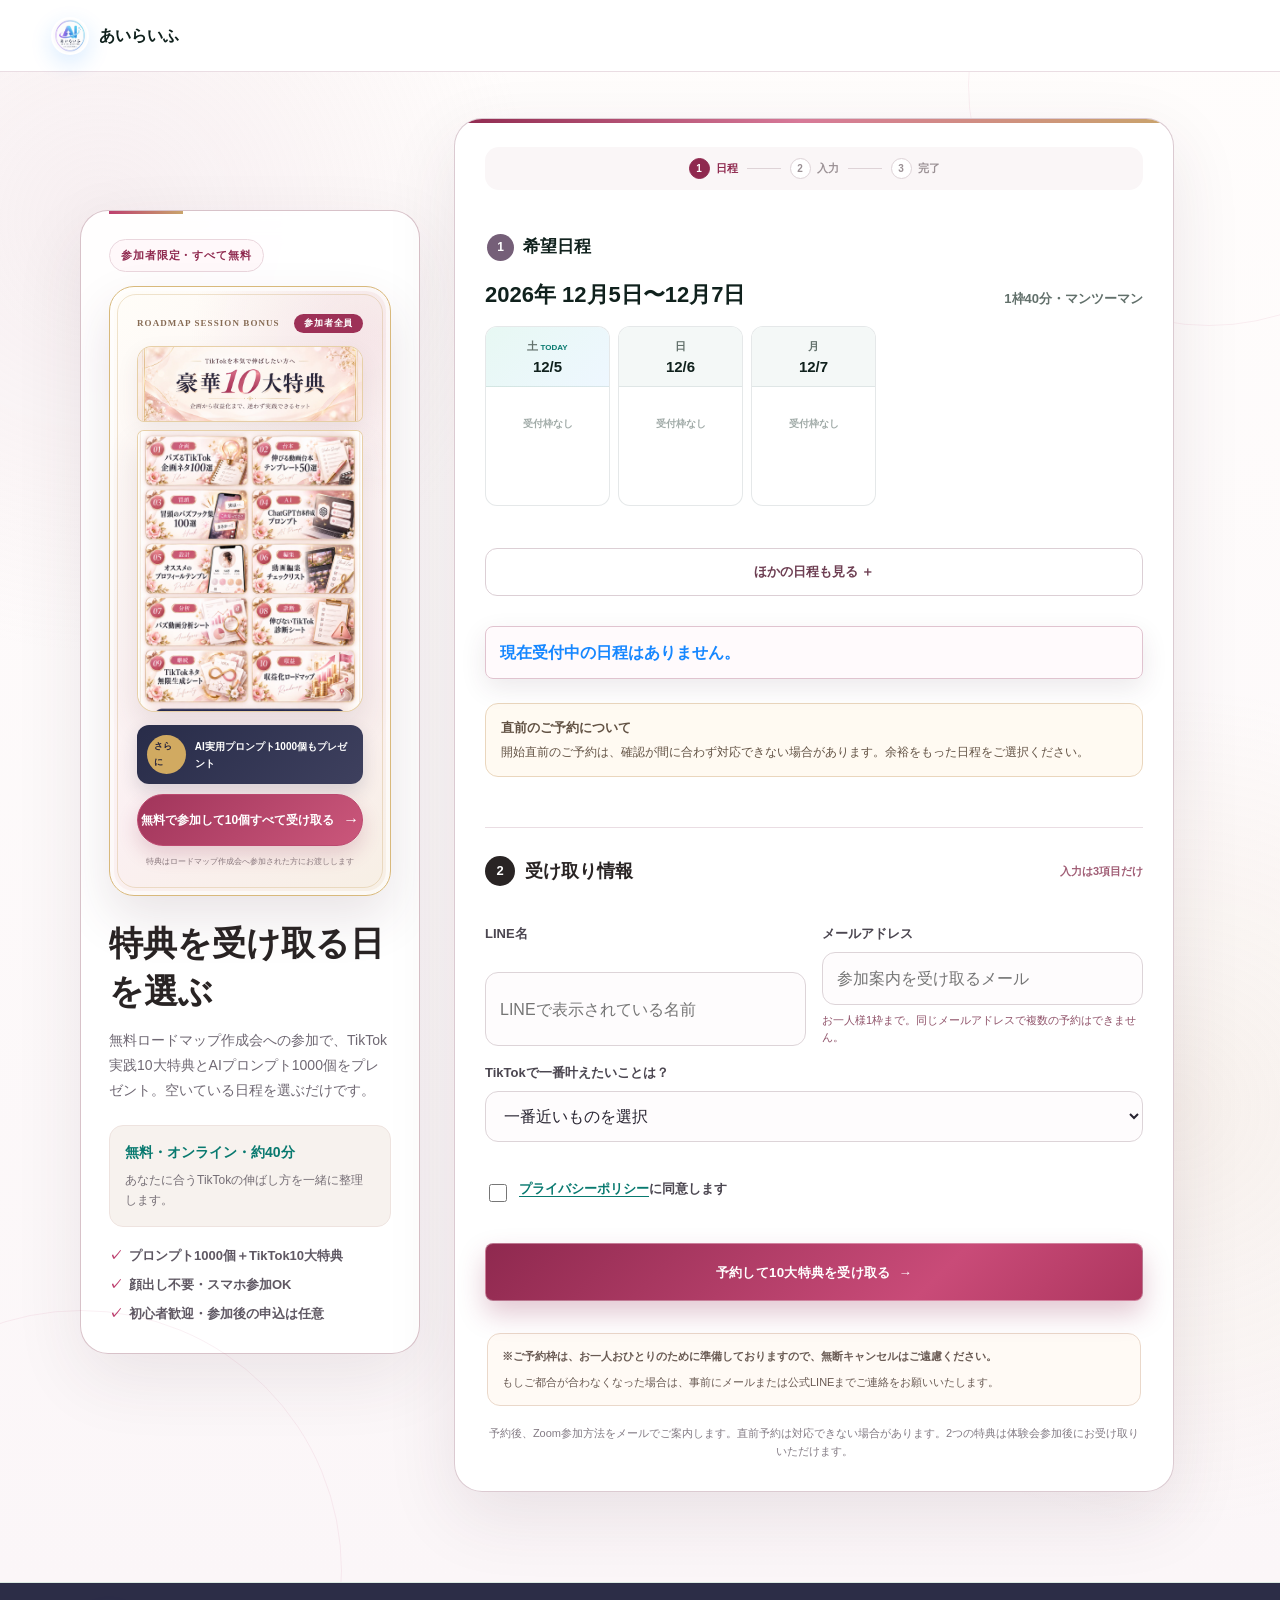
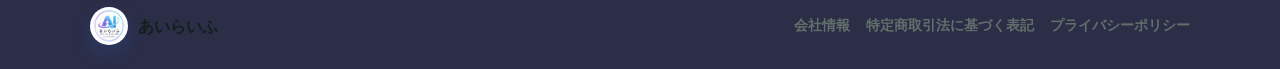
<file: booking.html>
<!doctype html>
<html lang="ja">
  <head>
    <meta charset="utf-8" />
    <meta name="viewport" content="width=device-width, initial-scale=1" />
    <title>無料AI体験会の予約 | あいらいふ（AI LIFE）</title>
    <meta
      name="description"
      content="TikTokで紹介したプロンプトを含む1000個以上のAIプロンプトと、ChatGPT・Codexの実践体験をご用意した無料AI体験会です。"
    />
    <link rel="preconnect" href="https://script.google.com" />
    <link rel="preconnect" href="https://script.googleusercontent.com" crossorigin />
    <link rel="stylesheet" href="styles.css?v=20260922-booking-conversion" />
    <link rel="stylesheet" href="booking-simple.css?v=20261002-sticky-gift" />
  </head>
  <body class="booking-theme">
    <header class="site-header" aria-label="サイトヘッダー">
      <a class="brand" href="index.html#top" aria-label="あいらいふ トップへ">
        <img class="brand-mark" src="assets/ai-life-icon.jpg" alt="" />
        <span>あいらいふ</span>
      </a>
      <nav class="nav booking-nav" aria-label="主要ナビゲーション">
        <a href="#booking-title">特典を見る</a>
        <a href="#booking-title" class="nav-cta">無料で予約する</a>
      </nav>
      <button class="menu-button" type="button" aria-label="メニューを開く" aria-expanded="false">
        <span></span>
        <span></span>
      </button>
    </header>

    <main class="booking-page booking-simple-page">
      <section class="booking-calendar-section booking-calendar-priority" aria-labelledby="booking-title">
        <div class="section-inner booking-layout booking-simple-layout">
          <div class="booking-form-intro">
            <span class="booking-step-label">参加者限定・すべて無料</span>
            <div class="booking-premium-gift" aria-label="参加者限定 TikTok実践 豪華10大特典">
              <div class="premium-gift-eyebrow"><span>ROADMAP SESSION BONUS</span><b>参加者全員</b></div>
              <picture class="premium-gift-heading-image">
                <img src="assets/tiktok-10-gifts-heading.jpg?v=20261002-2" alt="TikTokを本気で伸ばしたい方へ 豪華10大特典 企画から収益化まで迷わず実践できるセット" width="1280" height="426" decoding="async" fetchpriority="high" />
              </picture>
              <picture class="premium-gift-catalog-image">
                <img src="assets/tiktok-10-gifts-catalog.jpg?v=20261002-2" alt="企画ネタ100選、動画台本テンプレート50選、冒頭フック集100選、ChatGPT台本作成プロンプト、プロフィールテンプレ、動画編集チェックリスト、バズ動画分析シート、TikTok診断シート、ネタ無限生成シート、収益化ロードマップの豪華10大特典" width="1024" height="1280" decoding="async" />
              </picture>
              <div class="premium-gift-extra"><strong>さらに</strong><span>AI実用プロンプト1000個もプレゼント</span></div>
              <a class="booking-gift-cta premium-gift-cta" href="#booking-info"><span>無料で参加して10個すべて受け取る</span><b>→</b></a>
              <small class="premium-gift-note">特典はロードマップ作成会へ参加された方にお渡しします</small>
            </div>
            <h1 id="booking-title">特典を受け取る日を選ぶ</h1>
            <p>無料ロードマップ作成会への参加で、TikTok実践10大特典とAIプロンプト1000個をプレゼント。空いている日程を選ぶだけです。</p>
            <div class="booking-note">
              <strong>無料・オンライン・約40分</strong>
              <span>あなたに合うTikTokの伸ばし方を一緒に整理します。</span>
            </div>
            <ul class="booking-reassurance">
              <li>プロンプト1000個＋TikTok10大特典</li>
              <li>顔出し不要・スマホ参加OK</li>
              <li>初心者歓迎・参加後の申込は任意</li>
            </ul>
          </div>

          <form
            class="booking-form"
            id="bookingForm"
            action=""
            method="POST"
            data-endpoint="https://docs.google.com/forms/u/0/d/e/1FAIpQLSfOn2rwxm9M9sjA_HSz4NKfN_N0Ghsqf8aCifoM1Gl750YGjw/formResponse"
            data-entry-slot="entry.1904670148"
            data-entry-name="entry.725353133"
            data-entry-email="entry.354237653"
            data-entry-experience="entry.1356205828"
            data-entry-interest="entry.2114920772"
            data-entry-zoom="entry.570275099"
            data-entry-source="entry.1115295897"
            data-booking-api=""
          >
            <div class="booking-form-progress" aria-label="予約完了までの流れ">
              <span class="is-current"><b>1</b>日程</span><i></i><span><b>2</b>入力</span><i></i><span><b>3</b>完了</span>
            </div>
            <fieldset>
              <legend><span>1</span> 希望日程</legend>
              <div class="booking-slots" id="bookingSlots" aria-live="polite">
                <p class="slot-loading">空き日程を読み込み中です...</p>
              </div>
              <div class="last-minute-notice" role="note">
                <b>直前のご予約について</b>
                <span>開始直前のご予約は、確認が間に合わず対応できない場合があります。余裕をもった日程をご選択ください。</span>
              </div>
            </fieldset>

            <div class="booking-form-divider" id="booking-info"><span>2</span> 受け取り情報 <small>入力は3項目だけ</small></div>
            <div class="form-grid">
              <label>
                <span>LINE名</span>
                <input type="text" name="name" placeholder="LINEで表示されている名前" required />
              </label>
              <label>
                <span>メールアドレス</span>
                <input type="email" name="email" autocomplete="email" placeholder="参加案内を受け取るメール" required />
                <small class="email-booking-note">お一人様1枠まで。同じメールアドレスで複数の予約はできません。</small>
              </label>
              <input type="hidden" name="experience" value="体験会で相談" />
              <label>
                <span>TikTokで一番叶えたいことは？</span>
                <select name="purpose" required>
                  <option value="">一番近いものを選択</option>
                  <option>再生数を伸ばしてバズりたい</option>
                  <option>フォロワーと認知を増やしたい</option>
                  <option>TikTokから収益を作りたい</option>
                  <option>商品・店舗・サービスの売上につなげたい</option>
                  <option>顔出しなしで発信したい</option>
                  <option>何を投稿するか一緒に決めたい</option>
                </select>
              </label>
            </div>

            <input type="hidden" name="interest" value="選択した目的を中心に相談したい" />

            <label class="consent-check">
              <input type="checkbox" name="consent" required />
              <span><a href="privacy.html" target="_blank" rel="noopener">プライバシーポリシー</a>に同意します</span>
            </label>

            <button class="button primary large booking-submit" type="submit">
              予約して10大特典を受け取る
            </button>
            <div class="booking-cancel-note" role="note">
              <p>※ご予約枠は、お一人おひとりのために準備しておりますので、無断キャンセルはご遠慮ください。</p>
              <p>もしご都合が合わなくなった場合は、事前にメールまたは公式LINEまでご連絡をお願いいたします。</p>
            </div>
            <p class="form-help">予約後、Zoom参加方法をメールでご案内します。直前予約は対応できない場合があります。2つの特典は体験会参加後にお受け取りいただけます。</p>
          </form>
        </div>
      </section>

    </main>

    <footer class="site-footer">
      <div class="footer-inner">
        <a class="brand" href="index.html#top">
          <img class="brand-mark" src="assets/ai-life-icon.jpg" alt="" />
          <span>あいらいふ</span>
        </a>
        <div class="footer-links">
          <a href="index.html#company">会社情報</a>
          <a href="legal.html">特定商取引法に基づく表記</a>
          <a href="privacy.html">プライバシーポリシー</a>
        </div>
      </div>
    </footer>

    <a class="booking-mobile-cta" href="#booking-title">
      <strong>豪華<span>10</span>大特典を受け取る</strong>
    </a>

    <script src="booking-slots.js?v=20260930-five-days"></script>
    <script src="script.js?v=20260930-dedupe2"></script>
  </body>
</html>
</file>
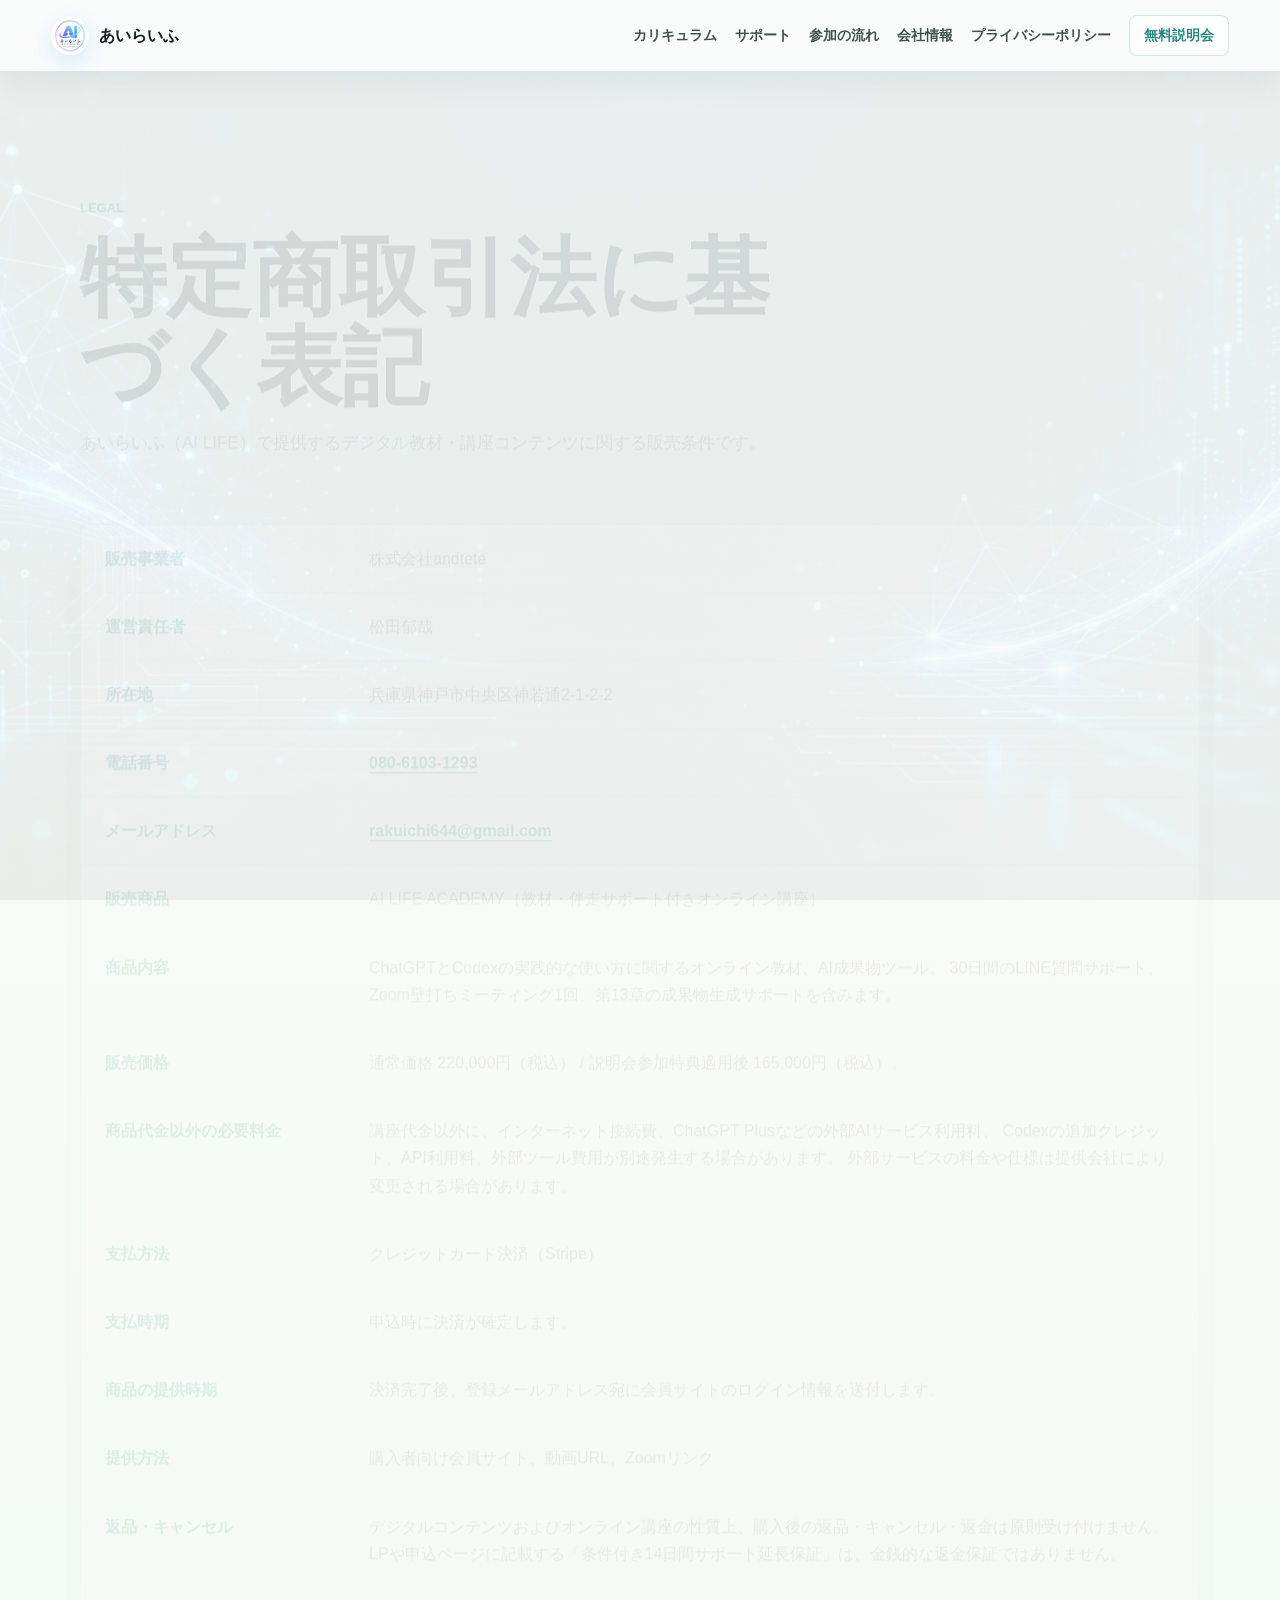
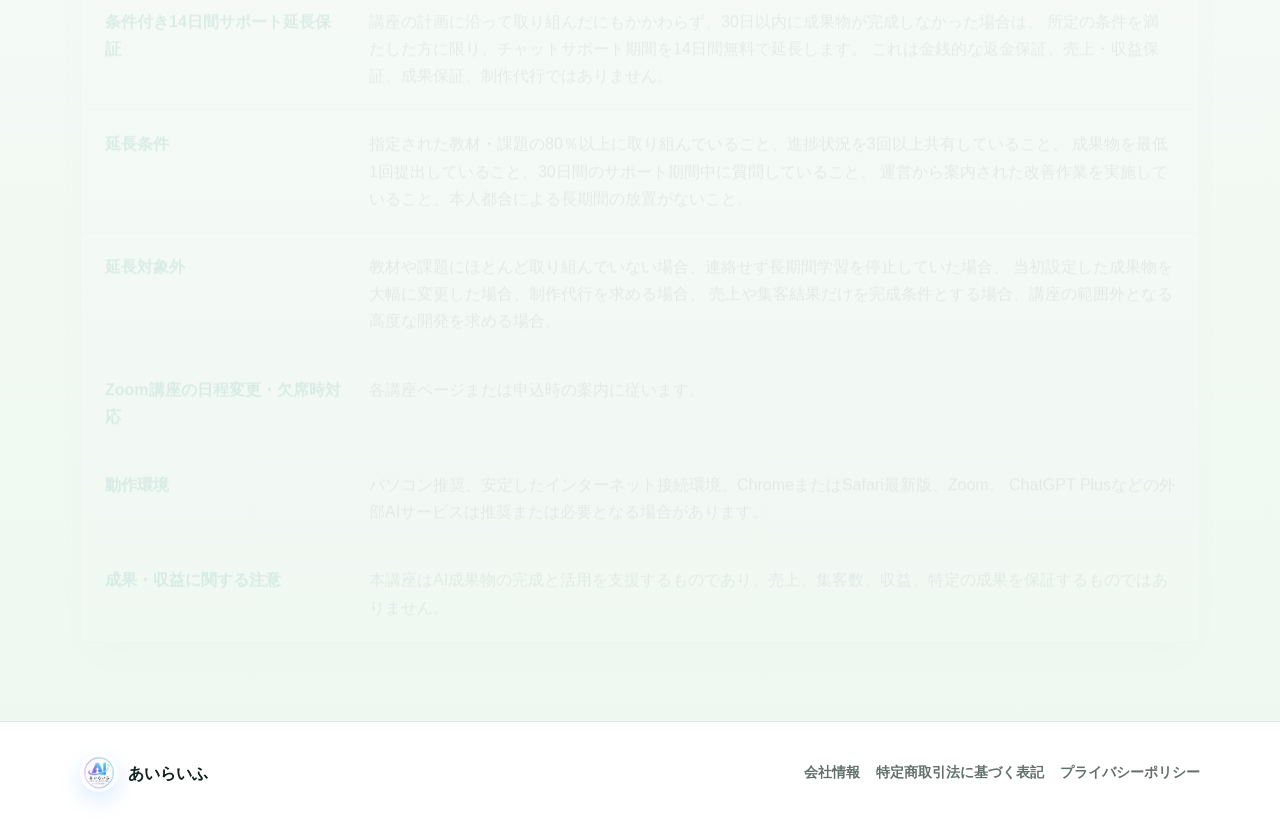
<file: commercial.html>
<!doctype html>
<html lang="ja">
  <head>
    <meta charset="utf-8" />
    <meta name="viewport" content="width=device-width, initial-scale=1" />
    <title>特定商取引法に基づく表記 | あいらいふ（AI LIFE）</title>
    <meta name="description" content="あいらいふ（AI LIFE）の特定商取引法に基づく表記ページです。" />
    <meta http-equiv="refresh" content="0; url=legal.html" />
    <link rel="canonical" href="legal.html" />
    <link rel="stylesheet" href="styles.css" />
  </head>
  <body>
    <main class="legal-page">
      <section class="section">
        <div class="section-inner legal-layout">
          <div class="section-heading wide">
            <p class="eyebrow">Legal</p>
            <h1>特定商取引法に基づく表記</h1>
            <p><a href="legal.html">特定商取引法に基づく表記ページへ移動します。</a></p>
          </div>
        </div>
      </section>
    </main>
  </body>
</html>
</file>
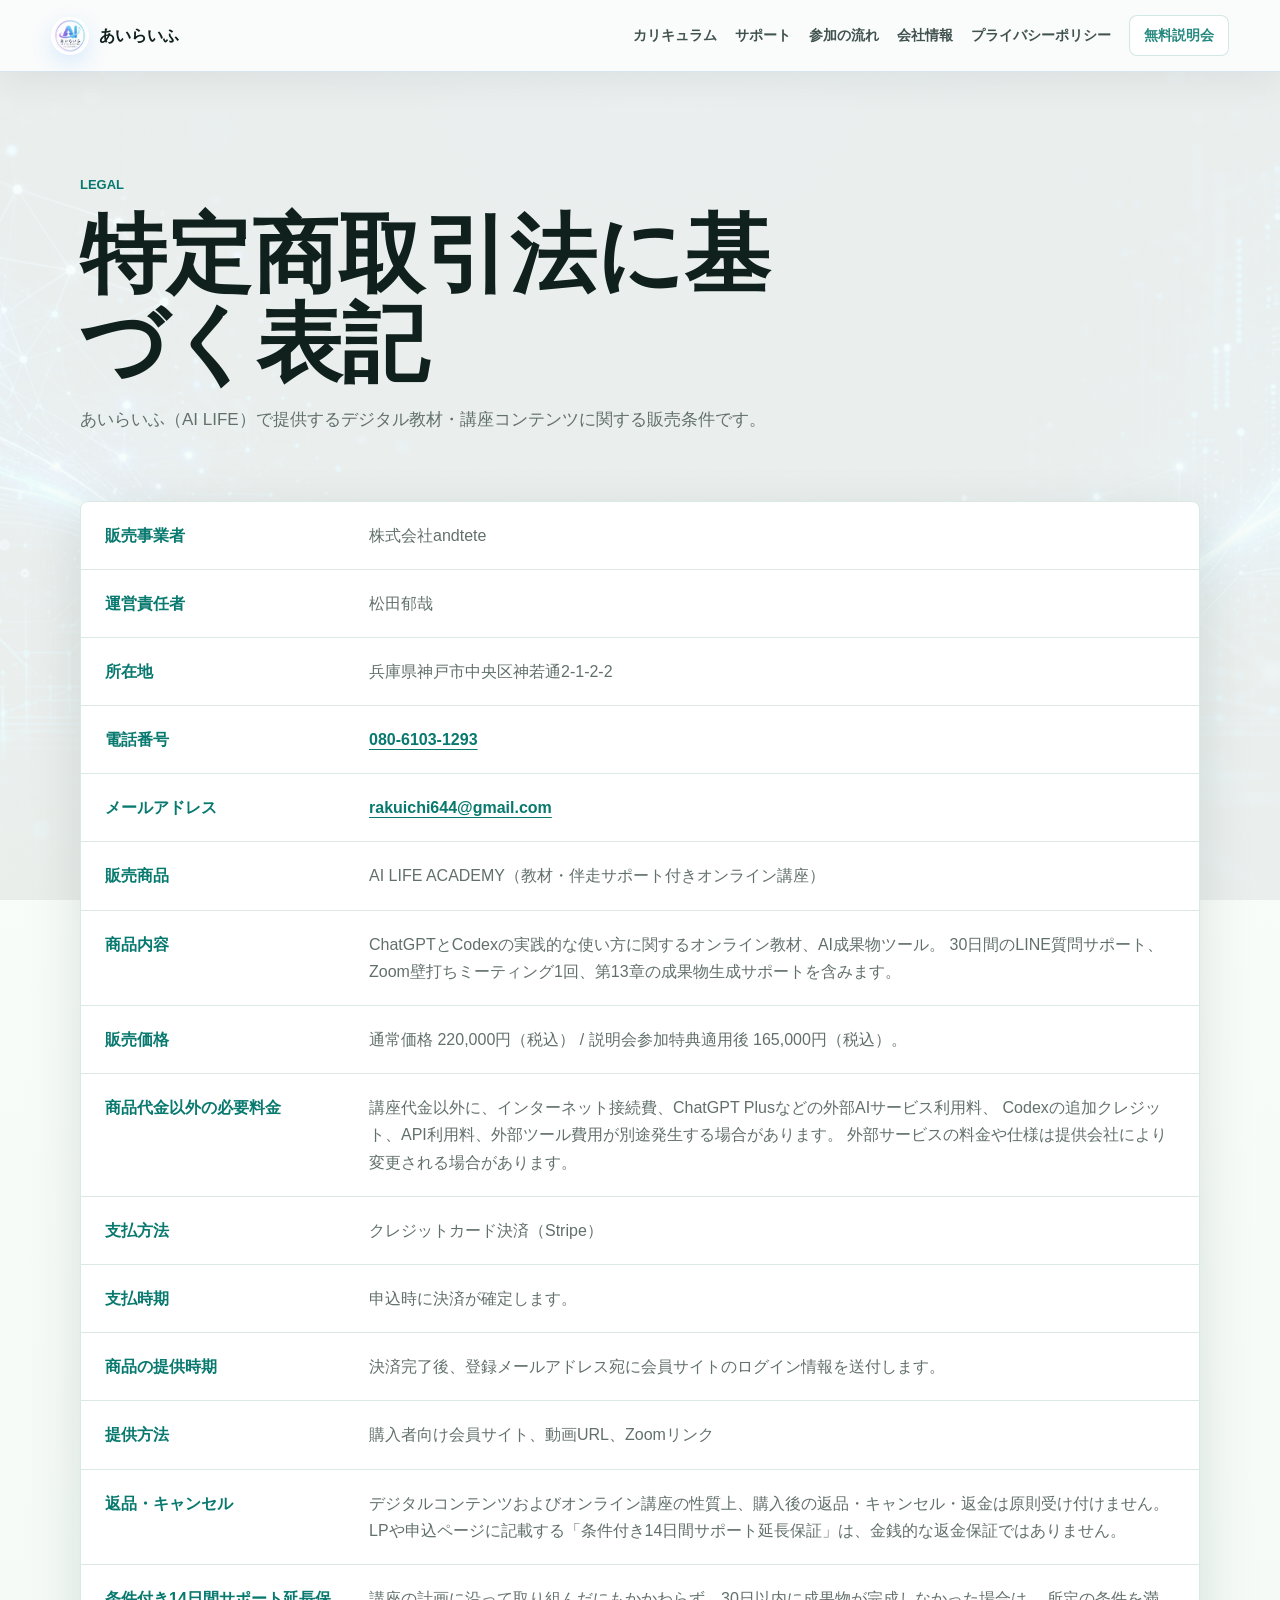
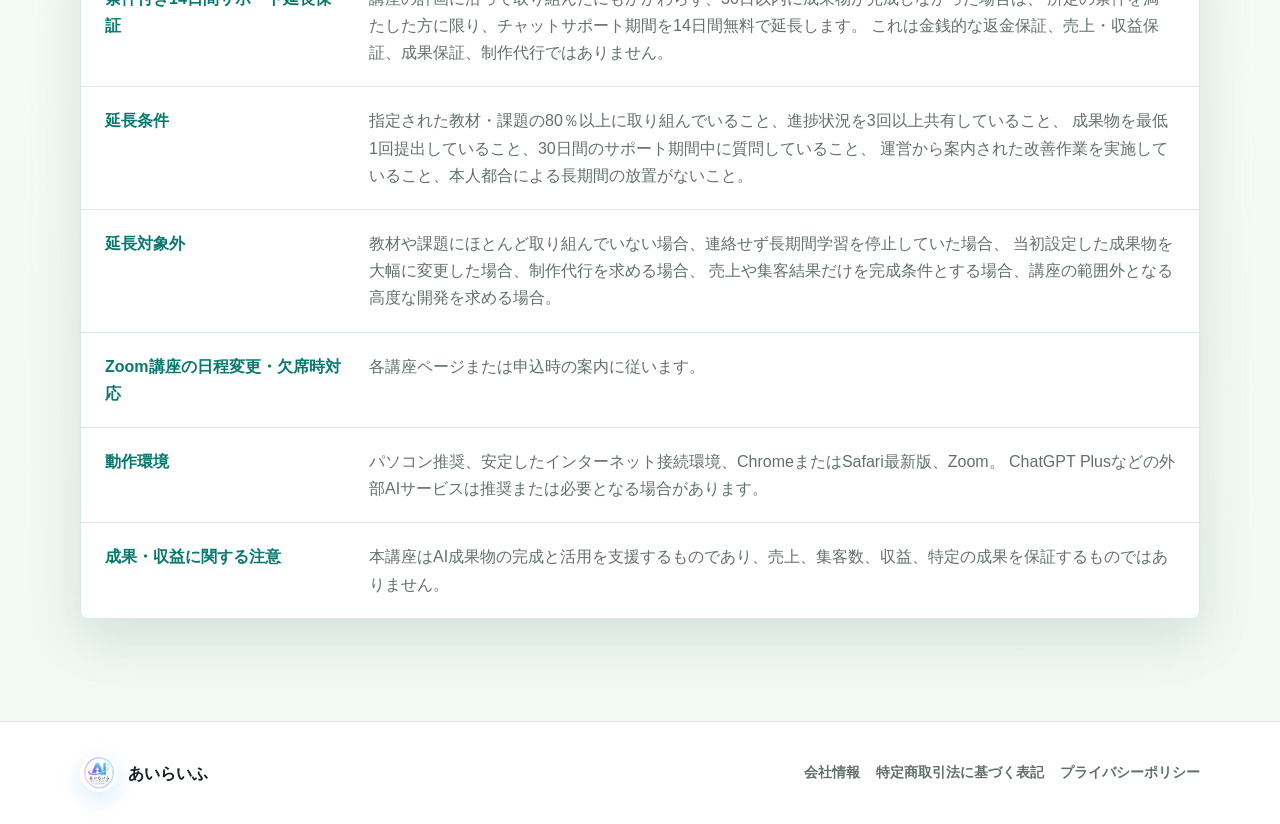
<file: legal.html>
<!doctype html>
<html lang="ja">
  <head>
    <meta charset="utf-8" />
    <meta name="viewport" content="width=device-width, initial-scale=1" />
    <title>特定商取引法に基づく表記 | あいらいふ（AI LIFE）</title>
    <meta name="description" content="あいらいふ（AI LIFE）の特定商取引法に基づく表記ページです。" />
    <link rel="stylesheet" href="styles.css" />
  </head>
  <body>
    <header class="site-header" aria-label="サイトヘッダー">
      <a class="brand" href="index.html#top" aria-label="あいらいふ トップへ">
        <img class="brand-mark" src="assets/ai-life-icon.jpg" alt="" />
        <span>あいらいふ</span>
      </a>
      <nav class="nav" aria-label="主要ナビゲーション">
        <a href="index.html#curriculum">カリキュラム</a>
        <a href="index.html#support">サポート</a>
        <a href="index.html#flow">参加の流れ</a>
        <a href="index.html#company">会社情報</a>
        <a href="privacy.html">プライバシーポリシー</a>
        <a href="booking.html" class="nav-cta">無料説明会</a>
      </nav>
      <button class="menu-button" type="button" aria-label="メニューを開く" aria-expanded="false">
        <span></span>
        <span></span>
      </button>
    </header>

    <main class="legal-page">
      <section class="section">
        <div class="section-inner legal-layout">
          <div class="section-heading wide">
            <p class="eyebrow">Legal</p>
            <h1>特定商取引法に基づく表記</h1>
            <p>
              あいらいふ（AI LIFE）で提供するデジタル教材・講座コンテンツに関する販売条件です。
            </p>
          </div>

          <dl class="legal-list">
            <div>
              <dt>販売事業者</dt>
              <dd>株式会社andtete</dd>
            </div>
            <div>
              <dt>運営責任者</dt>
              <dd>松田郁哉</dd>
            </div>
            <div>
              <dt>所在地</dt>
              <dd>兵庫県神戸市中央区神若通2-1-2-2</dd>
            </div>
            <div>
              <dt>電話番号</dt>
              <dd><a href="tel:08061031293">080-6103-1293</a></dd>
            </div>
            <div>
              <dt>メールアドレス</dt>
              <dd><a href="mailto:rakuichi644@gmail.com">rakuichi644@gmail.com</a></dd>
            </div>
            <div>
              <dt>販売商品</dt>
              <dd>AI LIFE ACADEMY（教材・伴走サポート付きオンライン講座）</dd>
            </div>
            <div>
              <dt>商品内容</dt>
              <dd>
                ChatGPTとCodexの実践的な使い方に関するオンライン教材、AI成果物ツール。
                30日間のLINE質問サポート、Zoom壁打ちミーティング1回、第13章の成果物生成サポートを含みます。
              </dd>
            </div>
            <div>
              <dt>販売価格</dt>
              <dd>
                通常価格 220,000円（税込） / 説明会参加特典適用後 165,000円（税込）。
              </dd>
            </div>
            <div>
              <dt>商品代金以外の必要料金</dt>
              <dd>
                講座代金以外に、インターネット接続費、ChatGPT Plusなどの外部AIサービス利用料、
                Codexの追加クレジット、API利用料、外部ツール費用が別途発生する場合があります。
                外部サービスの料金や仕様は提供会社により変更される場合があります。
              </dd>
            </div>
            <div>
              <dt>支払方法</dt>
              <dd>クレジットカード決済（Stripe）</dd>
            </div>
            <div>
              <dt>支払時期</dt>
              <dd>申込時に決済が確定します。</dd>
            </div>
            <div>
              <dt>商品の提供時期</dt>
              <dd>決済完了後、登録メールアドレス宛に会員サイトのログイン情報を送付します。</dd>
            </div>
            <div>
              <dt>提供方法</dt>
              <dd>購入者向け会員サイト、動画URL、Zoomリンク</dd>
            </div>
            <div>
              <dt>返品・キャンセル</dt>
              <dd>
                デジタルコンテンツおよびオンライン講座の性質上、購入後の返品・キャンセル・返金は原則受け付けません。
                LPや申込ページに記載する「条件付き14日間サポート延長保証」は、金銭的な返金保証ではありません。
              </dd>
            </div>
            <div>
              <dt>条件付き14日間サポート延長保証</dt>
              <dd>
                講座の計画に沿って取り組んだにもかかわらず、30日以内に成果物が完成しなかった場合は、
                所定の条件を満たした方に限り、チャットサポート期間を14日間無料で延長します。
                これは金銭的な返金保証、売上・収益保証、成果保証、制作代行ではありません。
              </dd>
            </div>
            <div>
              <dt>延長条件</dt>
              <dd>
                指定された教材・課題の80％以上に取り組んでいること、進捗状況を3回以上共有していること、
                成果物を最低1回提出していること、30日間のサポート期間中に質問していること、
                運営から案内された改善作業を実施していること、本人都合による長期間の放置がないこと。
              </dd>
            </div>
            <div>
              <dt>延長対象外</dt>
              <dd>
                教材や課題にほとんど取り組んでいない場合、連絡せず長期間学習を停止していた場合、
                当初設定した成果物を大幅に変更した場合、制作代行を求める場合、
                売上や集客結果だけを完成条件とする場合、講座の範囲外となる高度な開発を求める場合。
              </dd>
            </div>
            <div>
              <dt>Zoom講座の日程変更・欠席時対応</dt>
              <dd>各講座ページまたは申込時の案内に従います。</dd>
            </div>
            <div>
              <dt>動作環境</dt>
              <dd>
                パソコン推奨、安定したインターネット接続環境、ChromeまたはSafari最新版、Zoom。
                ChatGPT Plusなどの外部AIサービスは推奨または必要となる場合があります。
              </dd>
            </div>
            <div>
              <dt>成果・収益に関する注意</dt>
              <dd>
                本講座はAI成果物の完成と活用を支援するものであり、売上、集客数、収益、特定の成果を保証するものではありません。
              </dd>
            </div>
          </dl>
        </div>
      </section>
    </main>

    <footer class="site-footer">
      <div class="footer-inner">
        <a class="brand" href="index.html#top">
          <img class="brand-mark" src="assets/ai-life-icon.jpg" alt="" />
          <span>あいらいふ</span>
        </a>
        <div class="footer-links">
          <a href="index.html#company">会社情報</a>
          <a href="legal.html">特定商取引法に基づく表記</a>
          <a href="privacy.html">プライバシーポリシー</a>
        </div>
      </div>
    </footer>

    <script src="script.js"></script>
  </body>
</html>
</file>
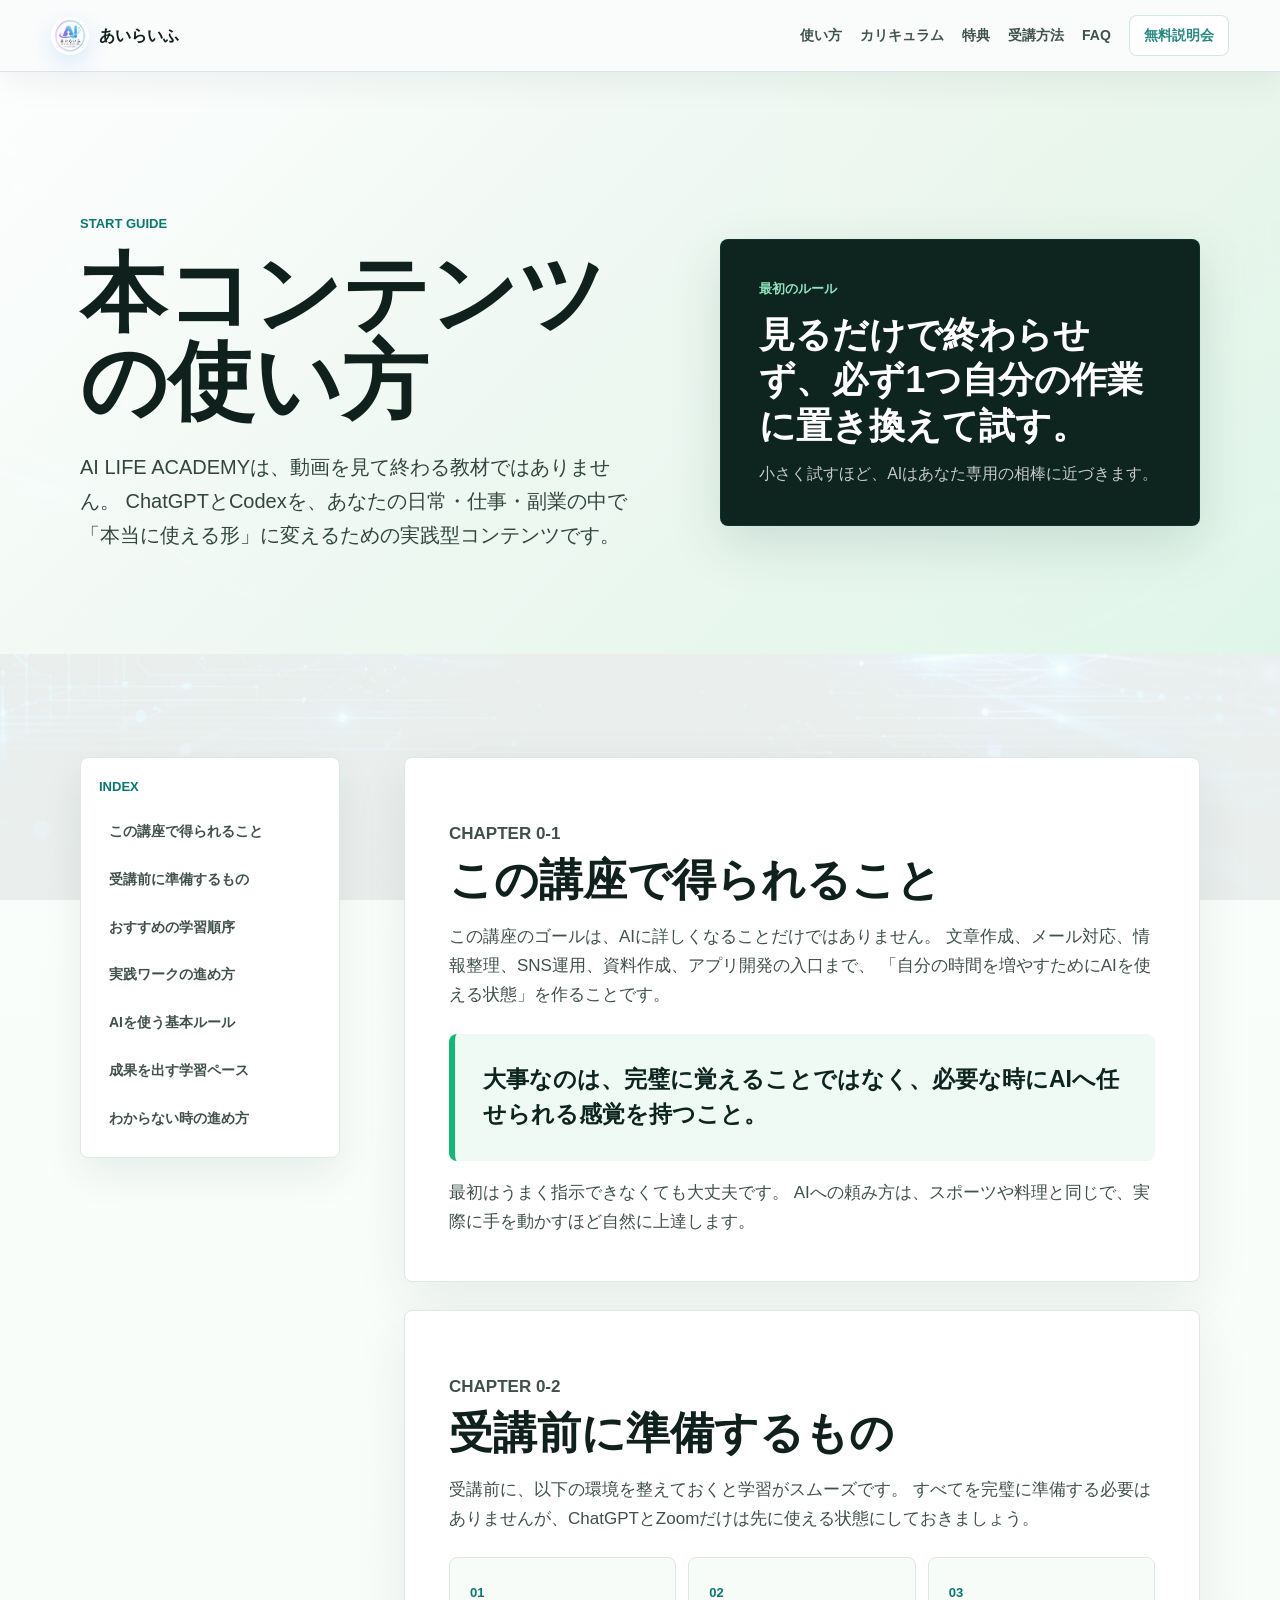
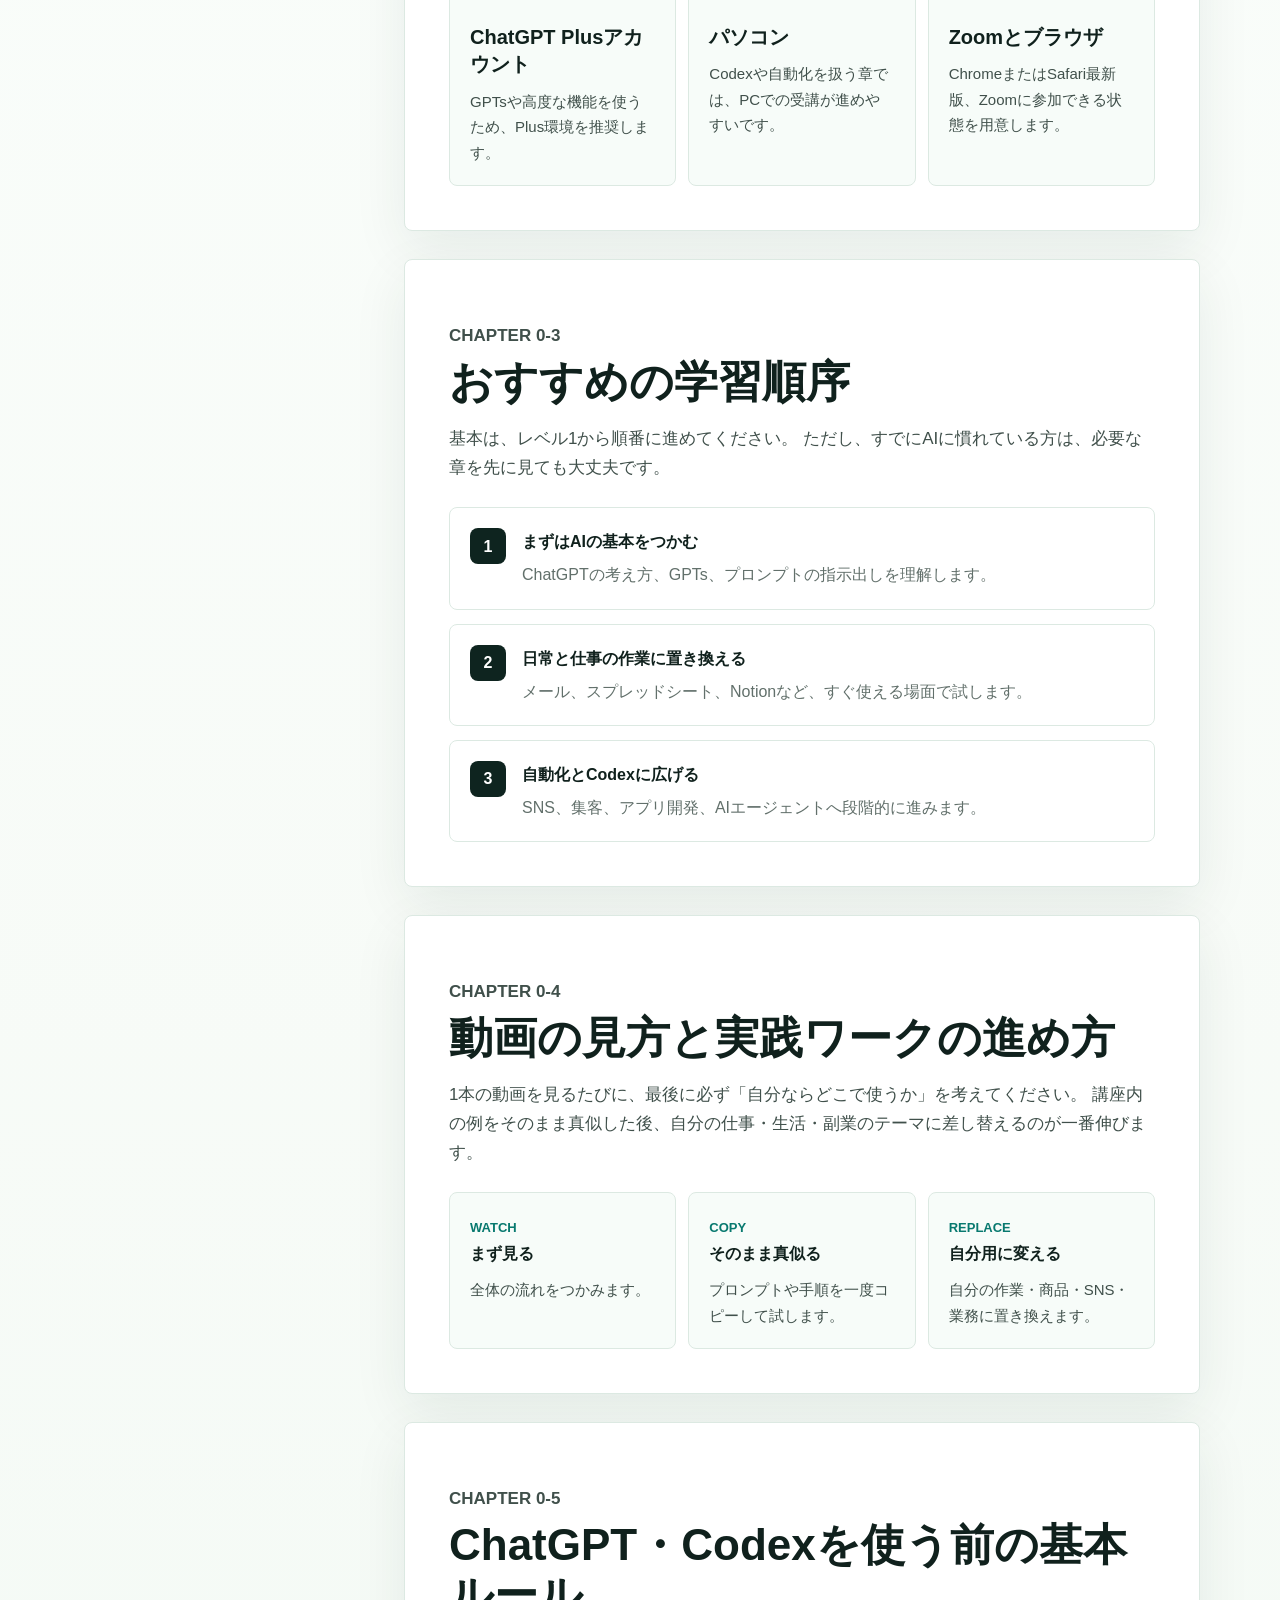
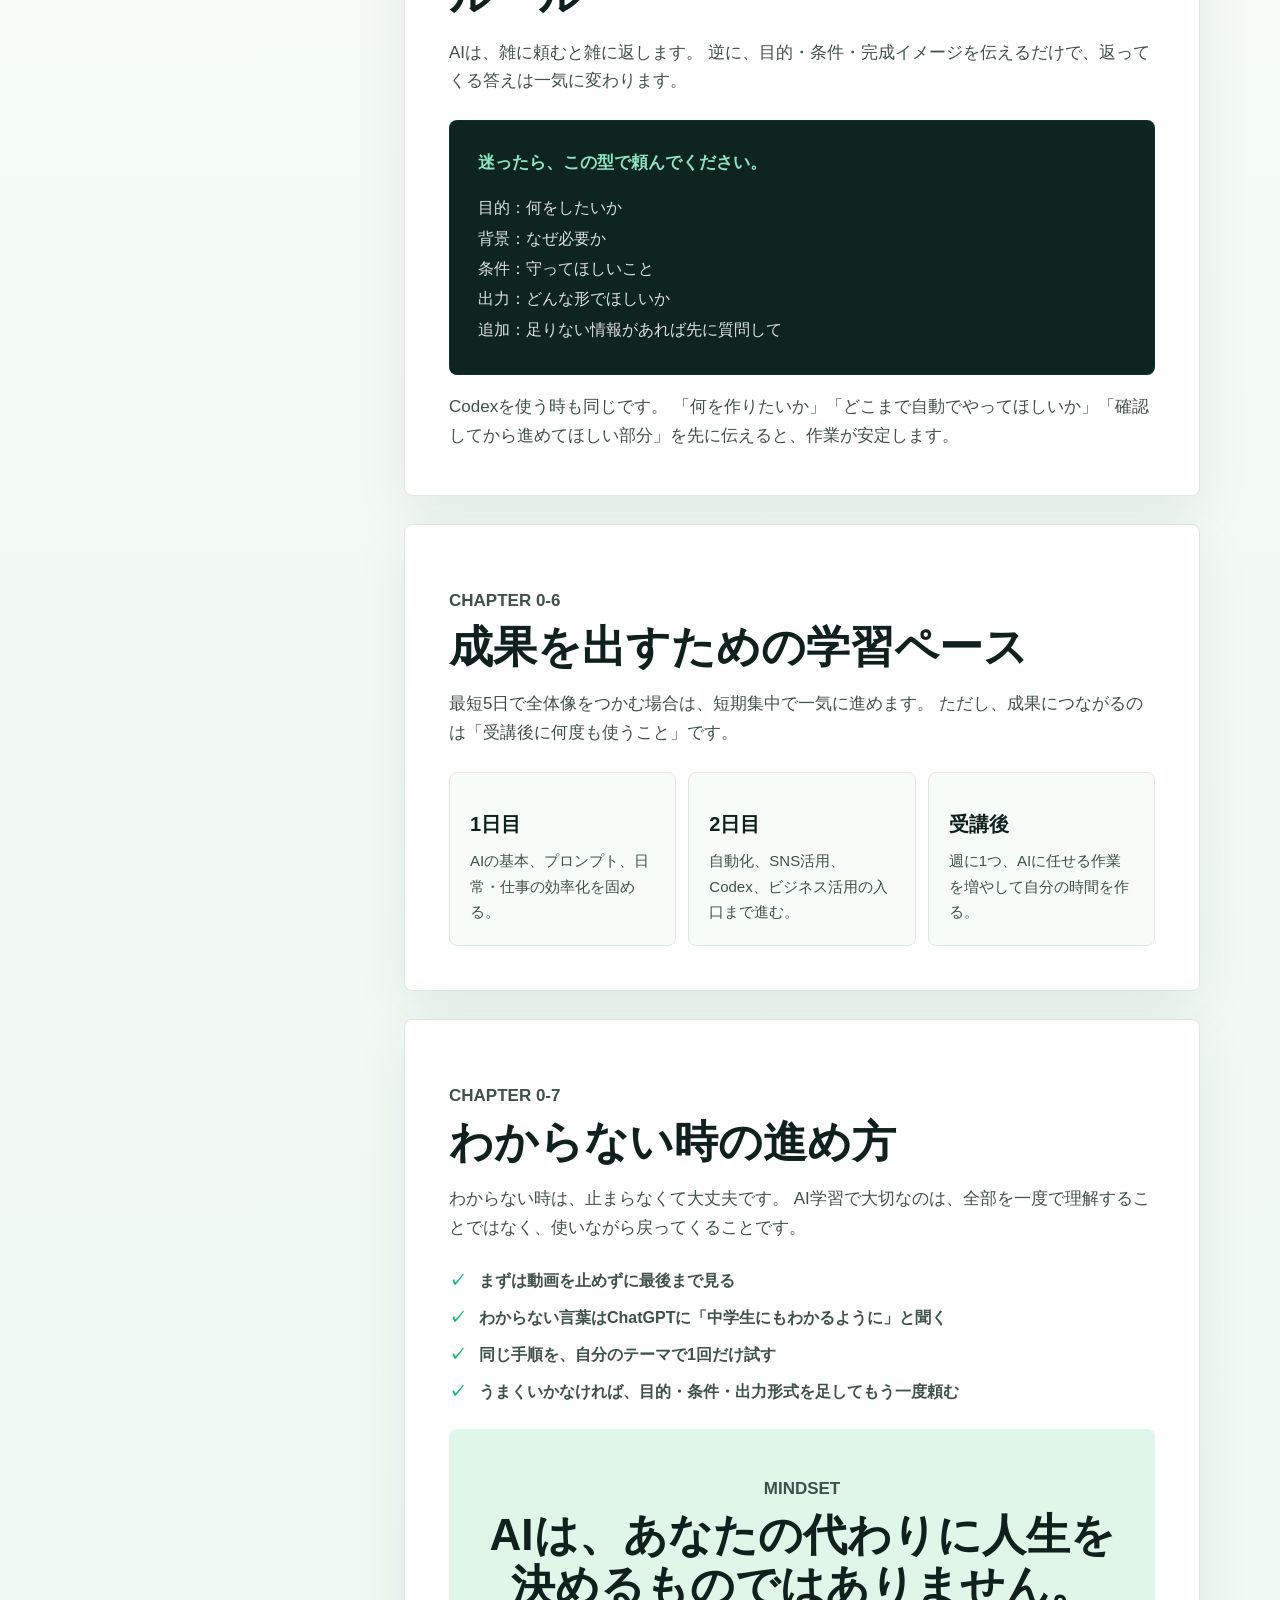
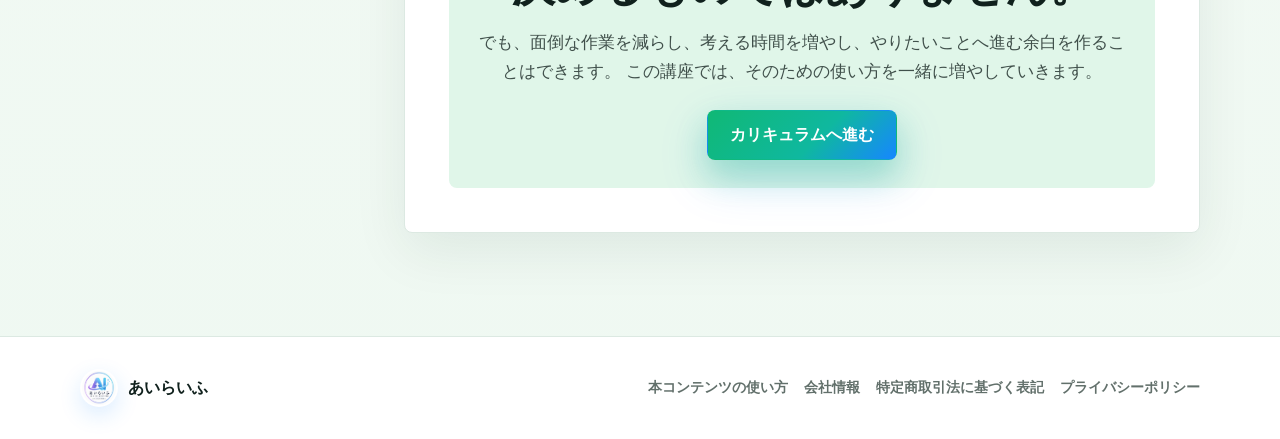
<file: manual.html>
<!doctype html>
<html lang="ja">
  <head>
    <meta charset="utf-8" />
    <meta name="viewport" content="width=device-width, initial-scale=1" />
    <title>本コンテンツの使い方 | あいらいふ（AI LIFE）</title>
    <meta
      name="description"
      content="AI LIFE ACADEMYを最大限活用するための受講マニュアル。学習順序、実践ワーク、ChatGPTとCodexの使い方、つまずいた時の進め方をまとめています。"
    />
    <link rel="stylesheet" href="styles.css" />
  </head>
  <body>
    <header class="site-header" aria-label="サイトヘッダー">
      <a class="brand" href="index.html#top" aria-label="あいらいふ トップへ">
        <img class="brand-mark" src="assets/ai-life-icon.jpg" alt="" />
        <span>あいらいふ</span>
      </a>
      <nav class="nav" aria-label="主要ナビゲーション">
        <a href="manual.html">使い方</a>
        <a href="index.html#curriculum">カリキュラム</a>
        <a href="index.html#bonus">特典</a>
        <a href="index.html#flow">受講方法</a>
        <a href="index.html#faq">FAQ</a>
        <a href="booking.html" class="nav-cta">無料説明会</a>
      </nav>
      <button class="menu-button" type="button" aria-label="メニューを開く" aria-expanded="false">
        <span></span>
        <span></span>
      </button>
    </header>

    <main class="manual-page">
      <section class="manual-hero">
        <div class="section-inner manual-hero-grid">
          <div>
            <p class="eyebrow">Start Guide</p>
            <h1>本コンテンツの使い方</h1>
            <p class="lead">
              AI LIFE ACADEMYは、動画を見て終わる教材ではありません。
              ChatGPTとCodexを、あなたの日常・仕事・副業の中で「本当に使える形」に変えるための実践型コンテンツです。
            </p>
          </div>
          <aside class="manual-note" aria-label="最初に覚えてほしいこと">
            <span>最初のルール</span>
            <strong>見るだけで終わらせず、必ず1つ自分の作業に置き換えて試す。</strong>
            <p>小さく試すほど、AIはあなた専用の相棒に近づきます。</p>
          </aside>
        </div>
      </section>

      <section class="manual-body">
        <div class="section-inner manual-layout">
          <aside class="manual-toc" aria-label="目次">
            <p>Index</p>
            <a href="#overview">この講座で得られること</a>
            <a href="#prepare">受講前に準備するもの</a>
            <a href="#order">おすすめの学習順序</a>
            <a href="#practice">実践ワークの進め方</a>
            <a href="#rules">AIを使う基本ルール</a>
            <a href="#pace">成果を出す学習ペース</a>
            <a href="#stuck">わからない時の進め方</a>
          </aside>

          <article class="manual-article">
            <section id="overview" class="manual-section">
              <p class="chapter-label">Chapter 0-1</p>
              <h2>この講座で得られること</h2>
              <p>
                この講座のゴールは、AIに詳しくなることだけではありません。
                文章作成、メール対応、情報整理、SNS運用、資料作成、アプリ開発の入口まで、
                「自分の時間を増やすためにAIを使える状態」を作ることです。
              </p>
              <div class="manual-highlight">
                <strong>大事なのは、完璧に覚えることではなく、必要な時にAIへ任せられる感覚を持つこと。</strong>
              </div>
              <p>
                最初はうまく指示できなくても大丈夫です。
                AIへの頼み方は、スポーツや料理と同じで、実際に手を動かすほど自然に上達します。
              </p>
            </section>

            <section id="prepare" class="manual-section">
              <p class="chapter-label">Chapter 0-2</p>
              <h2>受講前に準備するもの</h2>
              <p>
                受講前に、以下の環境を整えておくと学習がスムーズです。
                すべてを完璧に準備する必要はありませんが、ChatGPTとZoomだけは先に使える状態にしておきましょう。
              </p>
              <div class="manual-checks">
                <article>
                  <span>01</span>
                  <h3>ChatGPT Plusアカウント</h3>
                  <p>GPTsや高度な機能を使うため、Plus環境を推奨します。</p>
                </article>
                <article>
                  <span>02</span>
                  <h3>パソコン</h3>
                  <p>Codexや自動化を扱う章では、PCでの受講が進めやすいです。</p>
                </article>
                <article>
                  <span>03</span>
                  <h3>Zoomとブラウザ</h3>
                  <p>ChromeまたはSafari最新版、Zoomに参加できる状態を用意します。</p>
                </article>
              </div>
            </section>

            <section id="order" class="manual-section">
              <p class="chapter-label">Chapter 0-3</p>
              <h2>おすすめの学習順序</h2>
              <p>
                基本は、レベル1から順番に進めてください。
                ただし、すでにAIに慣れている方は、必要な章を先に見ても大丈夫です。
              </p>
              <ol class="manual-steps">
                <li>
                  <strong>まずはAIの基本をつかむ</strong>
                  <span>ChatGPTの考え方、GPTs、プロンプトの指示出しを理解します。</span>
                </li>
                <li>
                  <strong>日常と仕事の作業に置き換える</strong>
                  <span>メール、スプレッドシート、Notionなど、すぐ使える場面で試します。</span>
                </li>
                <li>
                  <strong>自動化とCodexに広げる</strong>
                  <span>SNS、集客、アプリ開発、AIエージェントへ段階的に進みます。</span>
                </li>
              </ol>
            </section>

            <section id="practice" class="manual-section">
              <p class="chapter-label">Chapter 0-4</p>
              <h2>動画の見方と実践ワークの進め方</h2>
              <p>
                1本の動画を見るたびに、最後に必ず「自分ならどこで使うか」を考えてください。
                講座内の例をそのまま真似した後、自分の仕事・生活・副業のテーマに差し替えるのが一番伸びます。
              </p>
              <div class="manual-rhythm">
                <div>
                  <span>Watch</span>
                  <strong>まず見る</strong>
                  <p>全体の流れをつかみます。</p>
                </div>
                <div>
                  <span>Copy</span>
                  <strong>そのまま真似る</strong>
                  <p>プロンプトや手順を一度コピーして試します。</p>
                </div>
                <div>
                  <span>Replace</span>
                  <strong>自分用に変える</strong>
                  <p>自分の作業・商品・SNS・業務に置き換えます。</p>
                </div>
              </div>
            </section>

            <section id="rules" class="manual-section">
              <p class="chapter-label">Chapter 0-5</p>
              <h2>ChatGPT・Codexを使う前の基本ルール</h2>
              <p>
                AIは、雑に頼むと雑に返します。
                逆に、目的・条件・完成イメージを伝えるだけで、返ってくる答えは一気に変わります。
              </p>
              <div class="prompt-box">
                <p>迷ったら、この型で頼んでください。</p>
                <code>
                  目的：何をしたいか<br />
                  背景：なぜ必要か<br />
                  条件：守ってほしいこと<br />
                  出力：どんな形でほしいか<br />
                  追加：足りない情報があれば先に質問して
                </code>
              </div>
              <p>
                Codexを使う時も同じです。
                「何を作りたいか」「どこまで自動でやってほしいか」「確認してから進めてほしい部分」を先に伝えると、作業が安定します。
              </p>
            </section>

            <section id="pace" class="manual-section">
              <p class="chapter-label">Chapter 0-6</p>
              <h2>成果を出すための学習ペース</h2>
              <p>
                最短5日で全体像をつかむ場合は、短期集中で一気に進めます。
                ただし、成果につながるのは「受講後に何度も使うこと」です。
              </p>
              <div class="pace-grid">
                <article>
                  <h3>1日目</h3>
                  <p>AIの基本、プロンプト、日常・仕事の効率化を固める。</p>
                </article>
                <article>
                  <h3>2日目</h3>
                  <p>自動化、SNS活用、Codex、ビジネス活用の入口まで進む。</p>
                </article>
                <article>
                  <h3>受講後</h3>
                  <p>週に1つ、AIに任せる作業を増やして自分の時間を作る。</p>
                </article>
              </div>
            </section>

            <section id="stuck" class="manual-section">
              <p class="chapter-label">Chapter 0-7</p>
              <h2>わからない時の進め方</h2>
              <p>
                わからない時は、止まらなくて大丈夫です。
                AI学習で大切なのは、全部を一度で理解することではなく、使いながら戻ってくることです。
              </p>
              <ul class="manual-list">
                <li>まずは動画を止めずに最後まで見る</li>
                <li>わからない言葉はChatGPTに「中学生にもわかるように」と聞く</li>
                <li>同じ手順を、自分のテーマで1回だけ試す</li>
                <li>うまくいかなければ、目的・条件・出力形式を足してもう一度頼む</li>
              </ul>
              <div class="manual-closing">
                <p class="eyebrow">Mindset</p>
                <h2>AIは、あなたの代わりに人生を決めるものではありません。</h2>
                <p>
                  でも、面倒な作業を減らし、考える時間を増やし、やりたいことへ進む余白を作ることはできます。
                  この講座では、そのための使い方を一緒に増やしていきます。
                </p>
                <a class="button primary" href="index.html#curriculum">カリキュラムへ進む</a>
              </div>
            </section>
          </article>
        </div>
      </section>
    </main>

    <footer class="site-footer">
      <div class="footer-inner">
        <a class="brand" href="index.html#top">
          <img class="brand-mark" src="assets/ai-life-icon.jpg" alt="" />
          <span>あいらいふ</span>
        </a>
        <div class="footer-links">
          <a href="manual.html">本コンテンツの使い方</a>
          <a href="index.html#company">会社情報</a>
          <a href="legal.html">特定商取引法に基づく表記</a>
          <a href="privacy.html">プライバシーポリシー</a>
        </div>
      </div>
    </footer>

    <script src="script.js"></script>
  </body>
</html>
</file>
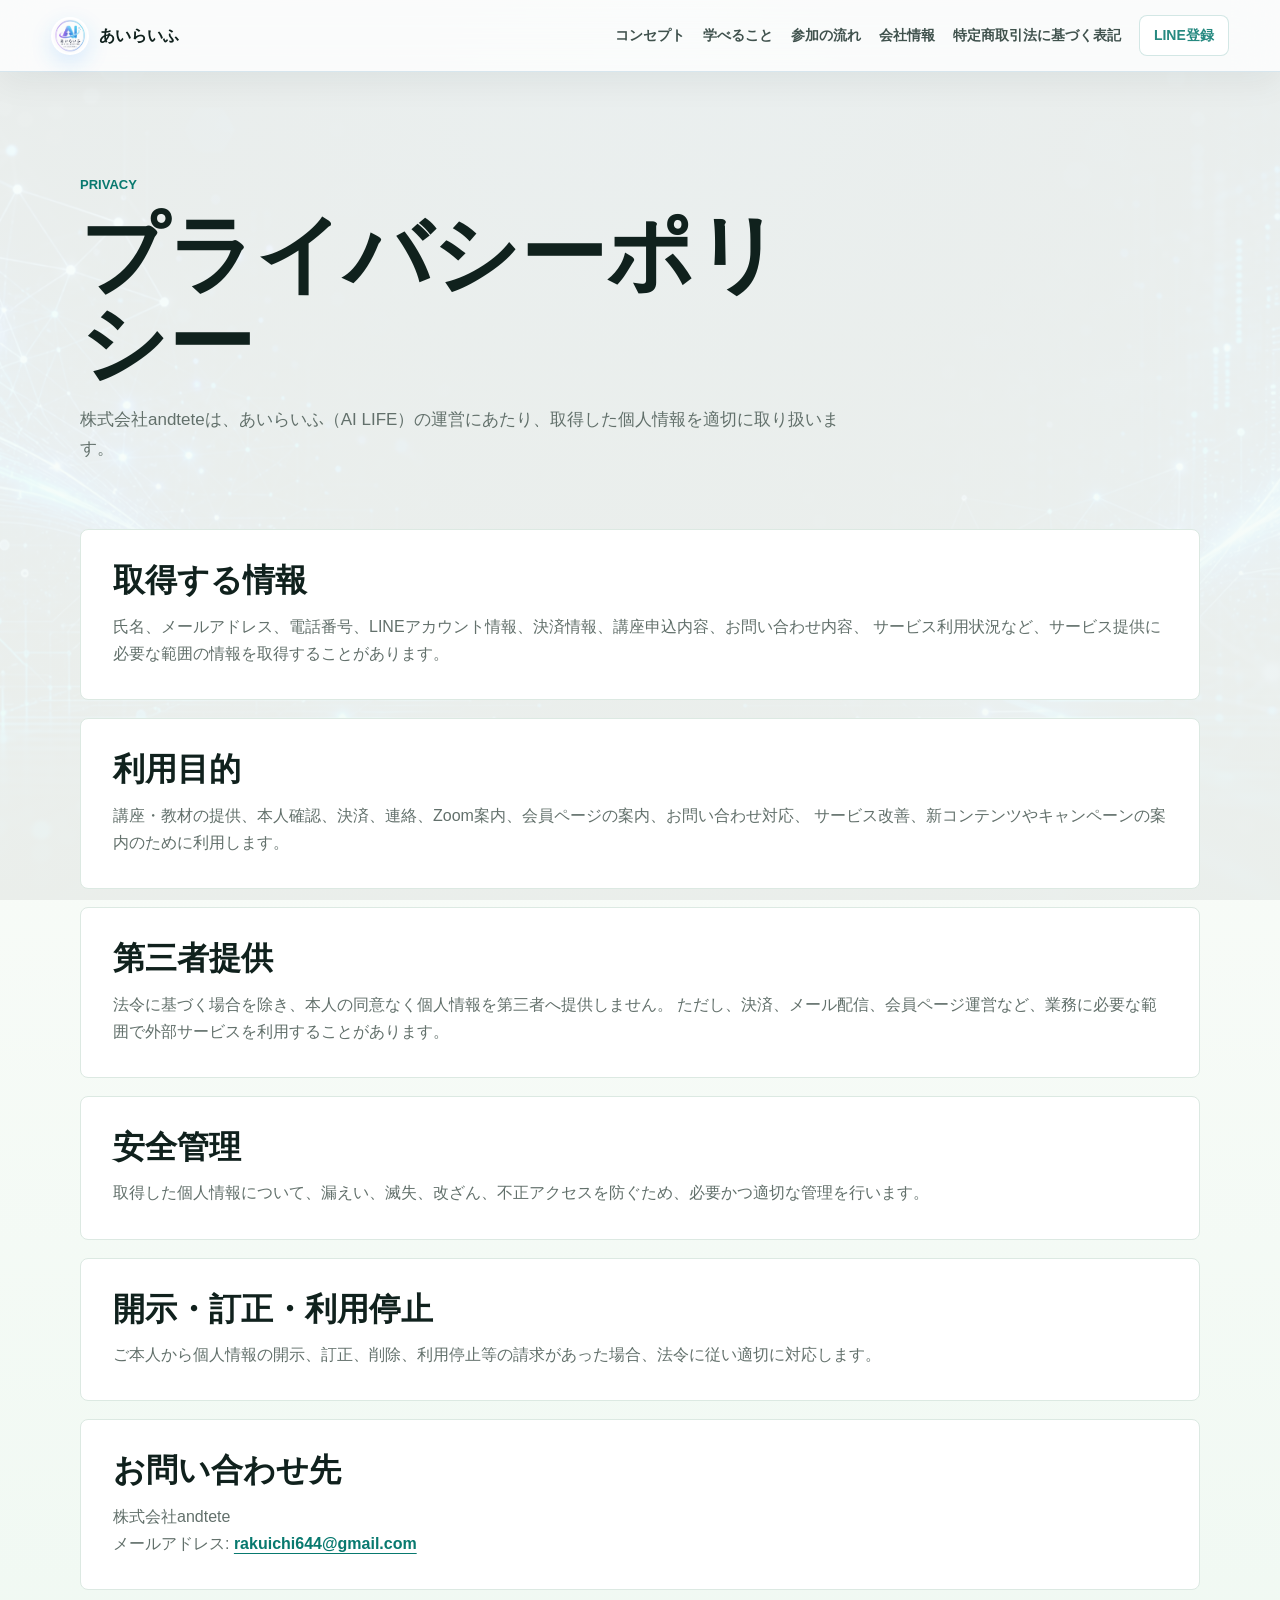
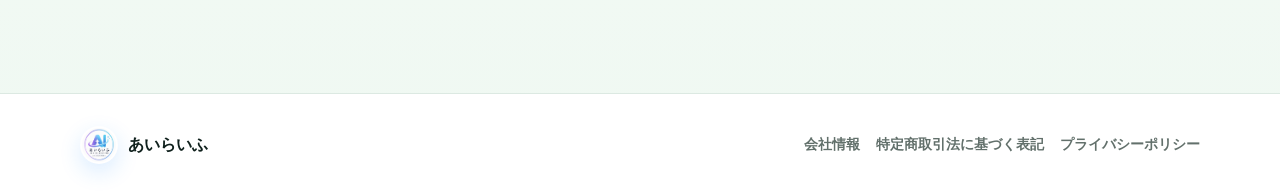
<file: privacy.html>
<!doctype html>
<html lang="ja">
  <head>
    <meta charset="utf-8" />
    <meta name="viewport" content="width=device-width, initial-scale=1" />
    <title>プライバシーポリシー | あいらいふ（AI LIFE）</title>
    <meta name="description" content="あいらいふ（AI LIFE）のプライバシーポリシーです。" />
    <link rel="stylesheet" href="styles.css" />
  </head>
  <body>
    <header class="site-header" aria-label="サイトヘッダー">
      <a class="brand" href="index.html#top" aria-label="あいらいふ トップへ">
        <img class="brand-mark" src="assets/ai-life-icon.jpg" alt="" />
        <span>あいらいふ</span>
      </a>
      <nav class="nav" aria-label="主要ナビゲーション">
        <a href="index.html#concept">コンセプト</a>
        <a href="index.html#program">学べること</a>
        <a href="index.html#flow">参加の流れ</a>
        <a href="index.html#company">会社情報</a>
        <a href="legal.html">特定商取引法に基づく表記</a>
        <a href="index.html#line" class="nav-cta">LINE登録</a>
      </nav>
      <button class="menu-button" type="button" aria-label="メニューを開く" aria-expanded="false">
        <span></span>
        <span></span>
      </button>
    </header>

    <main class="legal-page">
      <section class="section">
        <div class="section-inner legal-layout">
          <div class="section-heading wide">
            <p class="eyebrow">Privacy</p>
            <h1>プライバシーポリシー</h1>
            <p>
              株式会社andteteは、あいらいふ（AI LIFE）の運営にあたり、取得した個人情報を適切に取り扱います。
            </p>
          </div>

          <div class="policy-stack">
            <section>
              <h2>取得する情報</h2>
              <p>
                氏名、メールアドレス、電話番号、LINEアカウント情報、決済情報、講座申込内容、お問い合わせ内容、
                サービス利用状況など、サービス提供に必要な範囲の情報を取得することがあります。
              </p>
            </section>
            <section>
              <h2>利用目的</h2>
              <p>
                講座・教材の提供、本人確認、決済、連絡、Zoom案内、会員ページの案内、お問い合わせ対応、
                サービス改善、新コンテンツやキャンペーンの案内のために利用します。
              </p>
            </section>
            <section>
              <h2>第三者提供</h2>
              <p>
                法令に基づく場合を除き、本人の同意なく個人情報を第三者へ提供しません。
                ただし、決済、メール配信、会員ページ運営など、業務に必要な範囲で外部サービスを利用することがあります。
              </p>
            </section>
            <section>
              <h2>安全管理</h2>
              <p>
                取得した個人情報について、漏えい、滅失、改ざん、不正アクセスを防ぐため、必要かつ適切な管理を行います。
              </p>
            </section>
            <section>
              <h2>開示・訂正・利用停止</h2>
              <p>
                ご本人から個人情報の開示、訂正、削除、利用停止等の請求があった場合、法令に従い適切に対応します。
              </p>
            </section>
            <section>
              <h2>お問い合わせ先</h2>
              <p>
                株式会社andtete<br />
                メールアドレス:
                <a href="mailto:rakuichi644@gmail.com">rakuichi644@gmail.com</a>
              </p>
            </section>
          </div>
        </div>
      </section>
    </main>

    <footer class="site-footer">
      <div class="footer-inner">
        <a class="brand" href="index.html#top">
          <img class="brand-mark" src="assets/ai-life-icon.jpg" alt="" />
          <span>あいらいふ</span>
        </a>
        <div class="footer-links">
          <a href="index.html#company">会社情報</a>
          <a href="legal.html">特定商取引法に基づく表記</a>
          <a href="privacy.html">プライバシーポリシー</a>
        </div>
      </div>
    </footer>

    <script src="script.js"></script>
  </body>
</html>
</file>
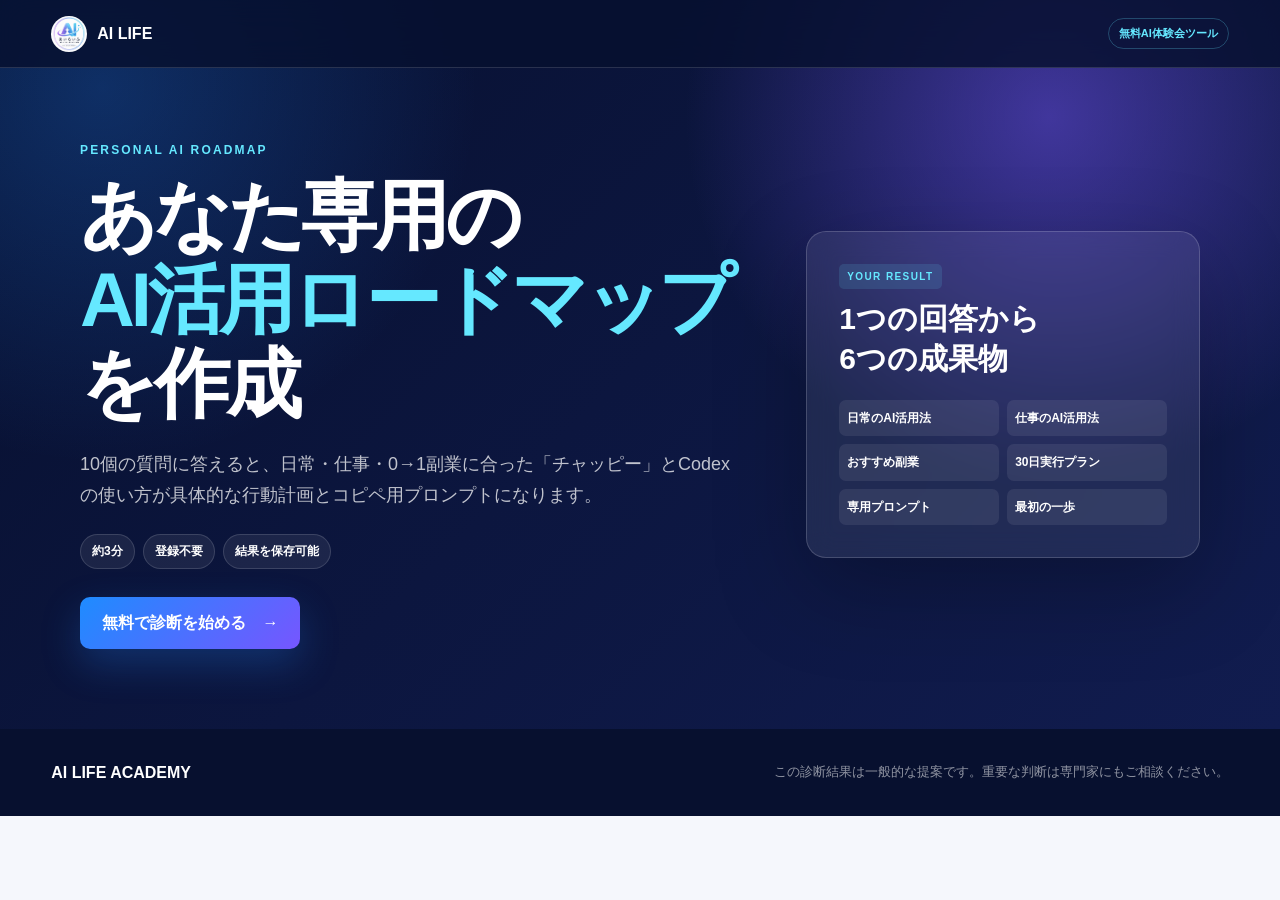
<file: roadmap.html>
<!doctype html>
<html lang="ja">
  <head>
    <meta charset="utf-8" />
    <meta name="viewport" content="width=device-width, initial-scale=1" />
    <title>あなた専用 AI活用ロードマップ診断 | AI LIFE</title>
    <meta name="description" content="質問に答えるだけで、日常・仕事・副業に合ったChatGPTとCodexの活用法、30日計画、専用プロンプトが完成します。" />
    <link rel="stylesheet" href="roadmap.css?v=20260813" />
  </head>
  <body>
    <header class="rm-header">
      <a href="index.html" class="rm-brand"><img src="assets/ai-life-icon.jpg" alt="" /><span>AI LIFE</span></a>
      <span class="rm-header-badge">無料AI体験会ツール</span>
    </header>

    <main>
      <section class="rm-hero" id="start">
        <div class="rm-wrap rm-hero-grid">
          <div>
            <p class="rm-eyebrow">PERSONAL AI ROADMAP</p>
            <h1>あなた専用の<br /><em>AI活用ロードマップ</em>を作成</h1>
            <p class="rm-lead">10個の質問に答えると、日常・仕事・0→1副業に合った「チャッピー」とCodexの使い方が具体的な行動計画とコピペ用プロンプトになります。</p>
            <div class="rm-hero-points"><span>約3分</span><span>登録不要</span><span>結果を保存可能</span></div>
            <button class="rm-primary" type="button" data-start>無料で診断を始める <b>→</b></button>
          </div>
          <div class="rm-preview" aria-label="診断結果の内容">
            <span class="rm-preview-label">YOUR RESULT</span>
            <strong>1つの回答から<br />6つの成果物</strong>
            <ul><li>日常のAI活用法</li><li>仕事のAI活用法</li><li>おすすめ副業</li><li>30日実行プラン</li><li>専用プロンプト</li><li>最初の一歩</li></ul>
          </div>
        </div>
      </section>

      <section class="rm-diagnosis" id="diagnosis" hidden>
        <div class="rm-wrap rm-form-shell">
          <div class="rm-progress-head"><div><span id="stepLabel">STEP 1 / 10</span><strong id="stepTitle">あなたについて</strong></div><button type="button" class="rm-text-button" data-reset>最初から</button></div>
          <div class="rm-progress"><i id="progressBar"></i></div>
          <form id="roadmapForm">
            <section class="rm-step is-active" data-step="1">
              <p class="rm-question">まず、お名前またはニックネームを教えてください</p>
              <label class="rm-field"><span>結果に表示するお名前</span><input name="nickname" type="text" placeholder="例：ふみ" maxlength="20" required /></label>
              <p class="rm-question rm-subquestion">現在の状況に一番近いものは？</p>
              <div class="rm-options rm-options-2">
                <label><input type="radio" name="status" value="employee" required /><span>会社員・公務員<small>本業を効率化したい</small></span></label>
                <label><input type="radio" name="status" value="owner" /><span>経営者・個人事業<small>事業を伸ばしたい</small></span></label>
                <label><input type="radio" name="status" value="homemaker" /><span>主婦・主夫<small>生活と収入を両立したい</small></span></label>
                <label><input type="radio" name="status" value="student" /><span>学生・求職中<small>スキルと実績を作りたい</small></span></label>
              </div>
            </section>

            <section class="rm-step" data-step="2">
              <p class="rm-question">今、一番改善したいことは？</p>
              <div class="rm-options rm-options-2">
                <label><input type="radio" name="priority" value="time" required /><span>時間を増やす<small>家事や仕事を時短したい</small></span></label>
                <label><input type="radio" name="priority" value="work" /><span>仕事の質を上げる<small>文章・資料・企画を改善</small></span></label>
                <label><input type="radio" name="priority" value="income" /><span>収入を増やす<small>副業の0→1を作りたい</small></span></label>
                <label><input type="radio" name="priority" value="create" /><span>形にする<small>SNS・サイト・商品を作る</small></span></label>
              </div>
            </section>

            <section class="rm-step" data-step="3">
              <p class="rm-question">日常で負担に感じていることは？ <small>複数選択可</small></p>
              <div class="rm-options rm-checks">
                <label><input type="checkbox" name="daily" value="housework" /><span>献立・買い物・家事</span></label>
                <label><input type="checkbox" name="daily" value="schedule" /><span>予定・タスク管理</span></label>
                <label><input type="checkbox" name="daily" value="family" /><span>家族・子育て・旅行</span></label>
                <label><input type="checkbox" name="daily" value="learning" /><span>調べもの・学習</span></label>
                <label><input type="checkbox" name="daily" value="money" /><span>家計・固定費の整理</span></label>
                <label><input type="checkbox" name="daily" value="writing" /><span>文章や連絡を考える</span></label>
              </div>
            </section>

            <section class="rm-step" data-step="4">
              <p class="rm-question">仕事で時間がかかることは？ <small>複数選択可</small></p>
              <div class="rm-options rm-checks">
                <label><input type="checkbox" name="work" value="email" /><span>メール・連絡文</span></label>
                <label><input type="checkbox" name="work" value="document" /><span>資料・議事録・要約</span></label>
                <label><input type="checkbox" name="work" value="sales" /><span>営業・提案・接客</span></label>
                <label><input type="checkbox" name="work" value="marketing" /><span>SNS・集客・発信</span></label>
                <label><input type="checkbox" name="work" value="data" /><span>集計・分析・改善</span></label>
                <label><input type="checkbox" name="work" value="system" /><span>サイト・予約・自動化</span></label>
              </div>
            </section>

            <section class="rm-step" data-step="5">
              <p class="rm-question">人から褒められること・苦にならないことは？ <small>最大3つ</small></p>
              <div class="rm-options rm-checks" data-limit="3">
                <label><input type="checkbox" name="strength" value="talk" /><span>話す・聞く</span></label>
                <label><input type="checkbox" name="strength" value="write" /><span>書く・伝える</span></label>
                <label><input type="checkbox" name="strength" value="design" /><span>見た目を整える</span></label>
                <label><input type="checkbox" name="strength" value="organize" /><span>整理・管理する</span></label>
                <label><input type="checkbox" name="strength" value="research" /><span>調べる・比較する</span></label>
                <label><input type="checkbox" name="strength" value="support" /><span>人を支える・教える</span></label>
              </div>
            </section>

            <section class="rm-step" data-step="6">
              <p class="rm-question">副業でやってみたい形は？ <small>複数選択可</small></p>
              <div class="rm-options rm-checks">
                <label><input type="checkbox" name="interest" value="service" /><span>代行・受託<small>早く売上を作りやすい</small></span></label>
                <label><input type="checkbox" name="interest" value="content" /><span>SNS・動画・発信<small>信用と集客を積み上げる</small></span></label>
                <label><input type="checkbox" name="interest" value="digital" /><span>教材・テンプレ販売<small>作ったものを繰り返し販売</small></span></label>
                <label><input type="checkbox" name="interest" value="web" /><span>サイト・ツール制作<small>Codexを強く活かせる</small></span></label>
              </div>
            </section>

            <section class="rm-step" data-step="7">
              <p class="rm-question">副業に使える時間は？</p>
              <div class="rm-options">
                <label><input type="radio" name="time" value="15" required /><span>1日15〜30分</span></label>
                <label><input type="radio" name="time" value="60" /><span>1日1時間前後</span></label>
                <label><input type="radio" name="time" value="120" /><span>1日2時間以上</span></label>
              </div>
              <p class="rm-question rm-subquestion">まず目指したい月収は？</p>
              <div class="rm-options rm-options-2">
                <label><input type="radio" name="income" value="1" required /><span>1万円<small>最初の実績を作る</small></span></label>
                <label><input type="radio" name="income" value="3" /><span>3万円<small>小さく継続する</small></span></label>
                <label><input type="radio" name="income" value="5" /><span>5万円<small>副収入の柱を作る</small></span></label>
                <label><input type="radio" name="income" value="10" /><span>10万円以上<small>事業として育てる</small></span></label>
              </div>
            </section>

            <section class="rm-step" data-step="8">
              <p class="rm-question">現在のAI経験は？</p>
              <div class="rm-options">
                <label><input type="radio" name="level" value="beginner" required /><span>ほぼ初めて<small>何を聞けばよいか分からない</small></span></label>
                <label><input type="radio" name="level" value="basic" /><span>チャッピーを時々使う<small>検索や文章作成に利用</small></span></label>
                <label><input type="radio" name="level" value="active" /><span>仕事でも使っている<small>さらに精度と幅を高めたい</small></span></label>
              </div>
            </section>

            <section class="rm-step" data-step="9">
              <p class="rm-question">使える機器と、発信への抵抗感は？</p>
              <div class="rm-options rm-options-2">
                <label><input type="radio" name="device" value="phone" required /><span>主にスマホ<small>手軽に始めたい</small></span></label>
                <label><input type="radio" name="device" value="pc" /><span>パソコンも使える<small>Codexで制作もできる</small></span></label>
              </div>
              <div class="rm-options rm-options-2 rm-subquestion">
                <label><input type="radio" name="face" value="ok" required /><span>顔出し・会話OK</span></label>
                <label><input type="radio" name="face" value="no" /><span>顔出しなし希望</span></label>
              </div>
            </section>

            <section class="rm-step" data-step="10">
              <p class="rm-question">あなたの状況を、もう少しだけ教えてください</p>
              <label class="rm-field"><span>現在の仕事・経験・好きなこと</span><textarea name="context" rows="4" maxlength="240" placeholder="例：飲食店で接客をしています。旅行の計画と写真撮影が好きです。SNSは見る専門です。"></textarea></label>
              <label class="rm-field"><span>今いちばん困っていること・実現したいこと</span><textarea name="goal" rows="4" maxlength="240" placeholder="例：仕事を続けながら、3か月以内に月3万円の副収入を作りたいです。"></textarea></label>
              <p class="rm-safe-note">入力内容は外部へ送信されず、この端末内で診断結果の作成にだけ使われます。</p>
            </section>

            <p class="rm-error" id="formError" role="alert"></p>
            <div class="rm-form-actions"><button class="rm-secondary" type="button" data-prev>← 戻る</button><button class="rm-primary" type="button" data-next>次へ →</button><button class="rm-primary rm-generate" type="submit" hidden>ロードマップを作成する ✨</button></div>
          </form>
        </div>
      </section>

      <section class="rm-result" id="result" hidden aria-live="polite">
        <div class="rm-wrap">
          <div class="rm-result-hero">
            <div><p class="rm-eyebrow">YOUR PERSONAL ROADMAP</p><h2><span id="resultName"></span>さんの<br /><em>AI活用戦略</em></h2><p id="resultSummary"></p></div>
            <div class="rm-score"><span>AI活用タイプ</span><strong id="resultType"></strong><small id="resultTypeNote"></small></div>
          </div>
          <nav class="rm-result-nav" aria-label="診断結果メニュー"><a href="#dailyResult">日常</a><a href="#workResult">仕事</a><a href="#sideResult">副業</a><a href="#planResult">30日計画</a><a href="#promptResult">プロンプト</a></nav>

          <section class="rm-result-section" id="dailyResult"><div class="rm-section-title"><span>01</span><div><p>DAILY LIFE</p><h3>日常でのチャッピー活用</h3></div></div><div class="rm-card-grid" id="dailyCards"></div></section>
          <section class="rm-result-section" id="workResult"><div class="rm-section-title"><span>02</span><div><p>WORK</p><h3>仕事でのチャッピー × Codex活用</h3></div></div><div class="rm-card-grid" id="workCards"></div></section>
          <section class="rm-result-section rm-side-section" id="sideResult"><div class="rm-section-title"><span>03</span><div><p>ZERO TO ONE</p><h3>あなたに合う0→1副業</h3></div></div><div class="rm-side-hero"><span>最優先プラン</span><h4 id="sideTitle"></h4><p id="sideReason"></p><div id="sideMeta"></div></div><div class="rm-card-grid" id="sideCards"></div><div class="rm-caution"><strong>大切な前提</strong><p>収入を保証するものではありません。最初は小さな実績と顧客の声を作り、需要を確認してから価格や作業量を広げましょう。</p></div></section>
          <section class="rm-result-section" id="planResult"><div class="rm-section-title"><span>04</span><div><p>30 DAYS ACTION</p><h3>迷わず進める30日ロードマップ</h3></div></div><div class="rm-timeline" id="timeline"></div></section>
          <section class="rm-result-section" id="promptResult"><div class="rm-section-title"><span>05</span><div><p>COPY & USE</p><h3>そのまま使える専用プロンプト</h3></div></div><p class="rm-prompt-lead">回答内容を反映済みです。ボタンを押してコピーし、チャッピーまたはCodexへ貼り付けてください。</p><div class="rm-prompts" id="promptCards"></div></section>

          <section class="rm-next-action"><span>NEXT ACTION</span><h3>今日やることは、ひとつだけ。</h3><p id="firstAction"></p><div class="rm-result-actions"><button type="button" class="rm-primary" data-print>結果をPDF保存・印刷</button><button type="button" class="rm-secondary" data-angle>別の角度で再提案</button><button type="button" class="rm-text-button" data-reset>回答をやり直す</button></div></section>
          <section class="rm-soft-cta"><div><p>AI LIFE ACADEMY</p><h3>この計画を「分かった」で終わらせず、<br />実際の成果物まで完成させたい方へ。</h3><span>AI LIFEでは、ChatGPTとCodexを使った実践を、教材とサポートで完成まで進めます。</span></div><a href="apply.html">講座内容を確認する →</a></section>
        </div>
      </section>
    </main>
    <footer class="rm-footer"><span>AI LIFE ACADEMY</span><small>この診断結果は一般的な提案です。重要な判断は専門家にもご相談ください。</small></footer>
    <script src="roadmap.js?v=20260813"></script>
  </body>
</html>
</file>
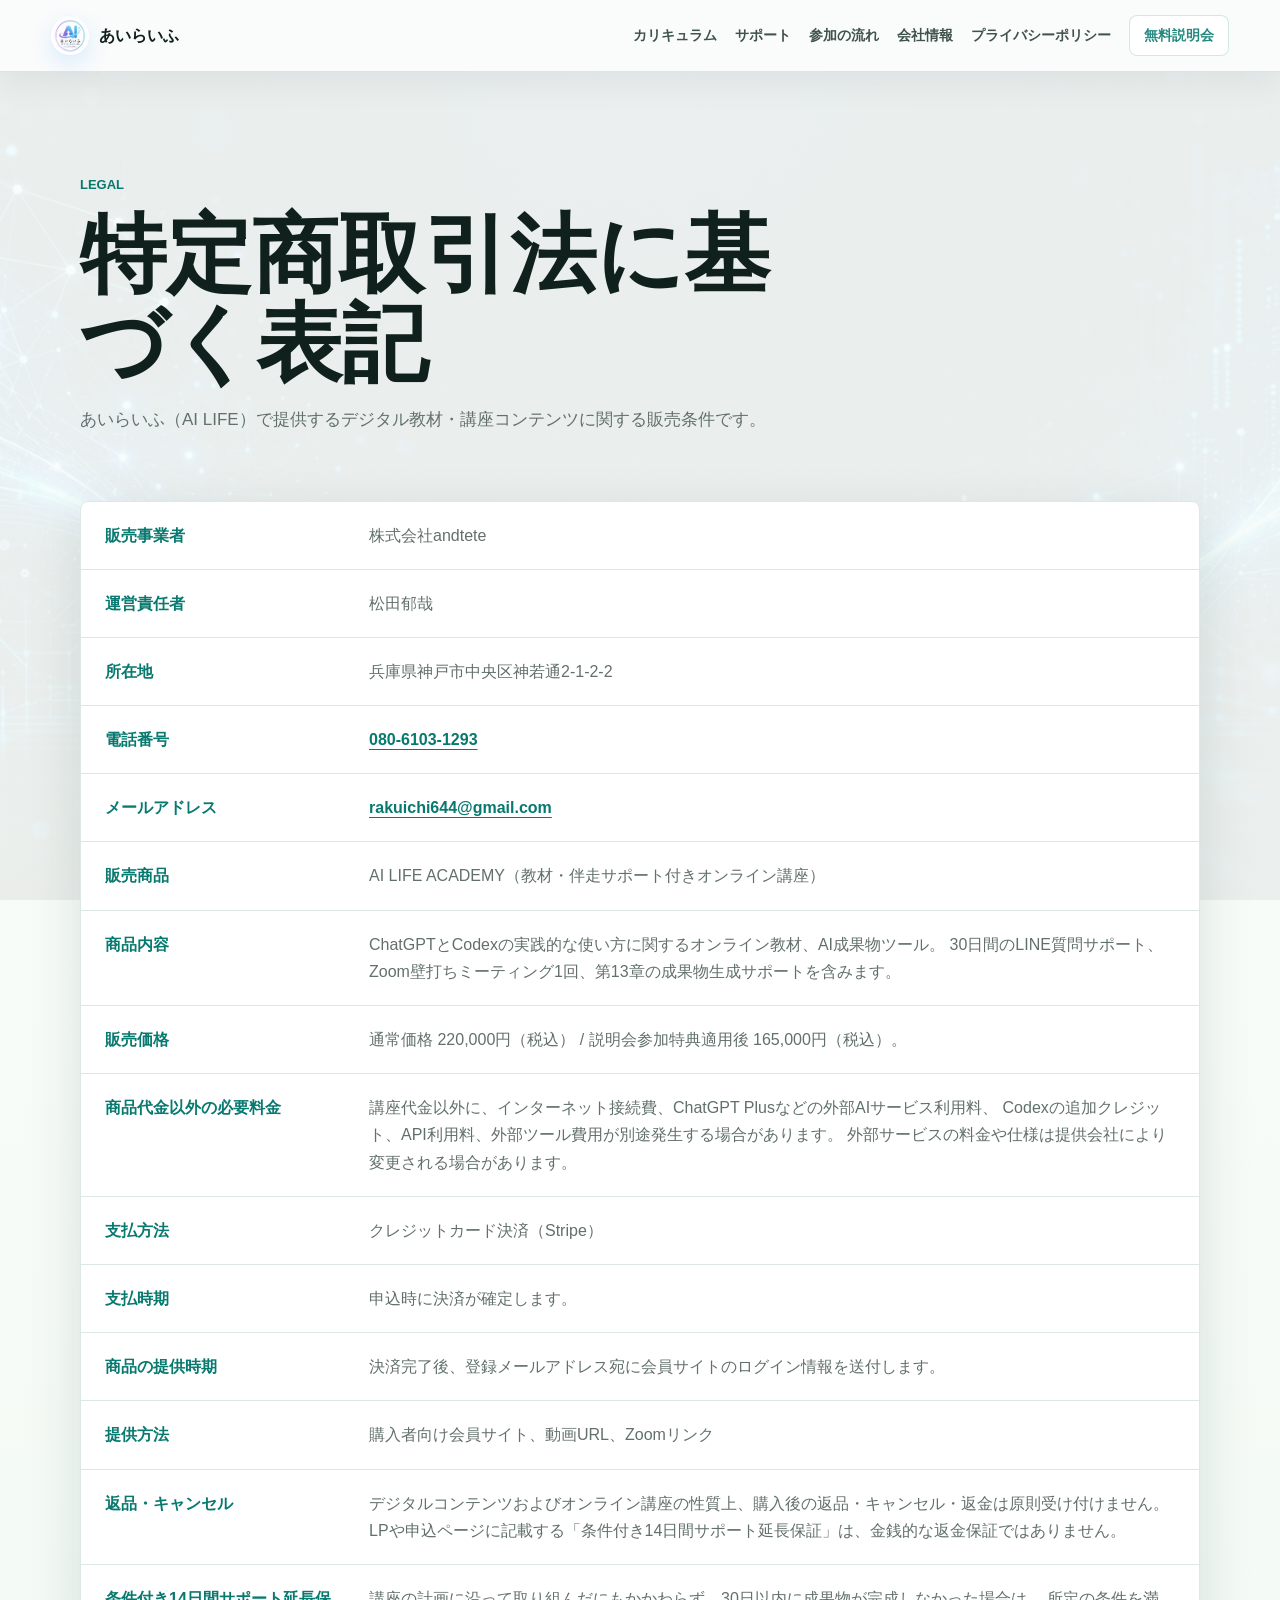
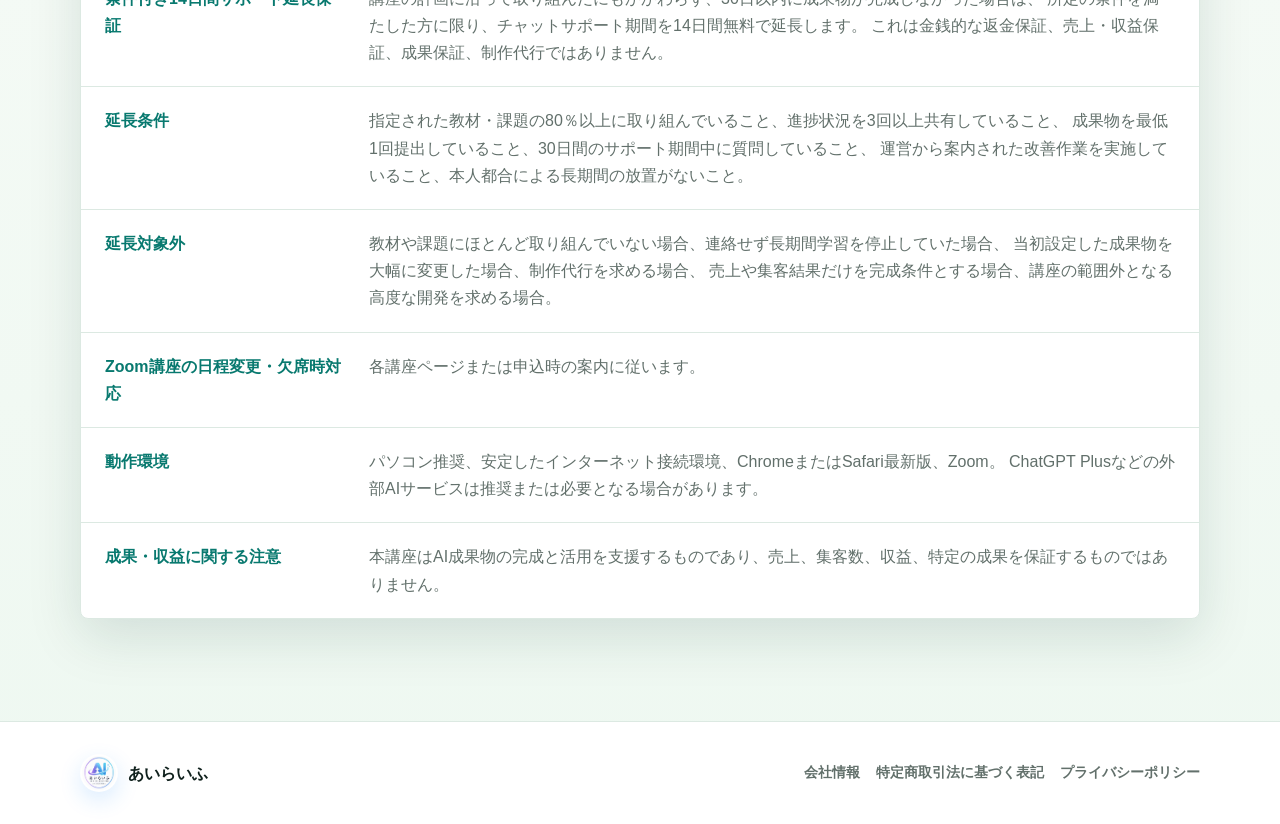
<file: terms.html>
<!doctype html>
<html lang="ja">
  <head>
    <meta charset="utf-8" />
    <meta name="viewport" content="width=device-width, initial-scale=1" />
    <title>販売条件 | あいらいふ（AI LIFE）</title>
    <meta name="description" content="あいらいふ（AI LIFE）の販売条件ページです。" />
    <meta http-equiv="refresh" content="0; url=legal.html" />
    <link rel="canonical" href="legal.html" />
    <link rel="stylesheet" href="styles.css" />
  </head>
  <body>
    <main class="legal-page">
      <section class="section">
        <div class="section-inner legal-layout">
          <div class="section-heading wide">
            <p class="eyebrow">Terms</p>
            <h1>販売条件</h1>
            <p><a href="legal.html">販売条件・特定商取引法に基づく表記ページへ移動します。</a></p>
          </div>
        </div>
      </section>
    </main>
  </body>
</html>
</file>
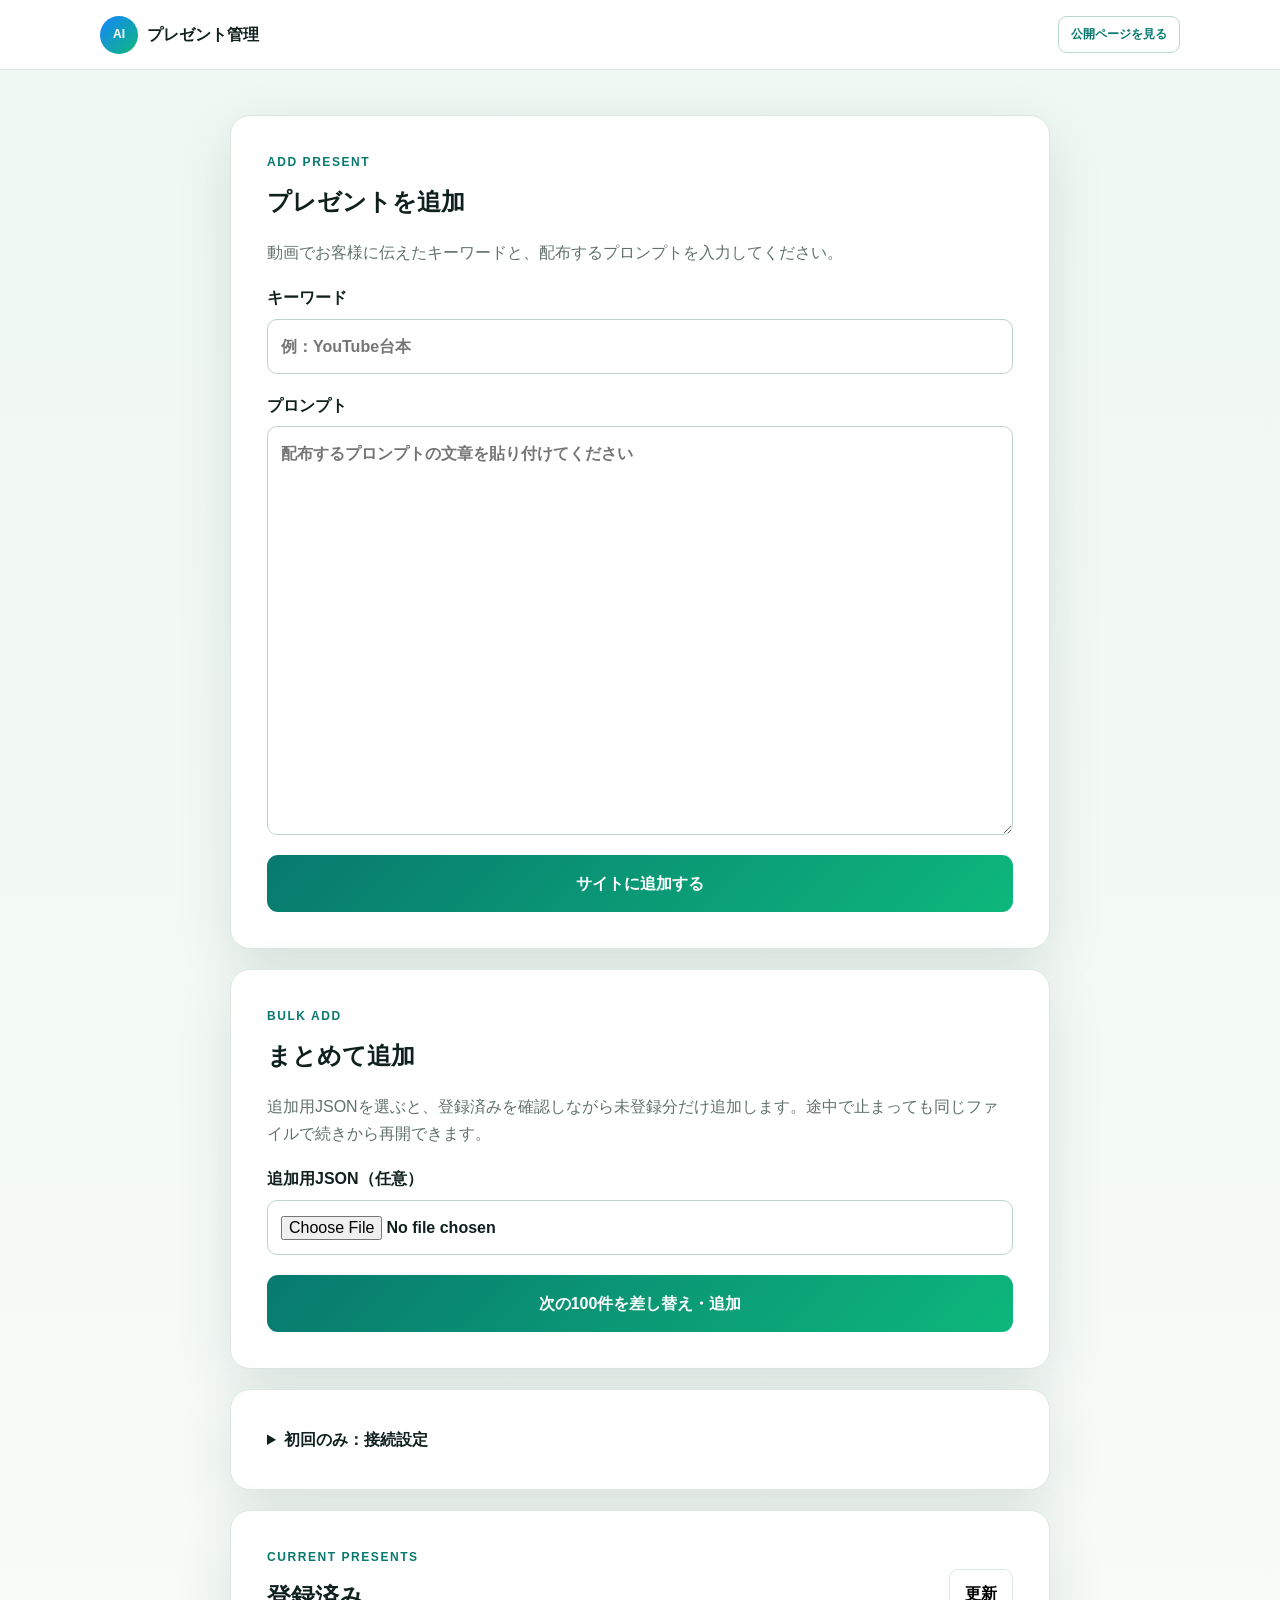
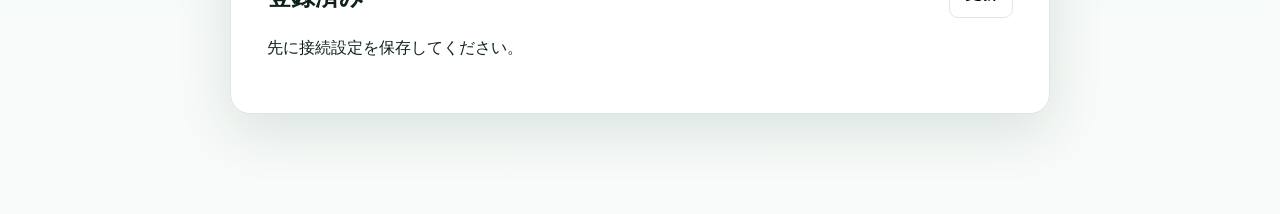
<file: present/admin.html>
<!doctype html>
<html lang="ja">
<head>
  <meta charset="utf-8">
  <meta name="viewport" content="width=device-width,initial-scale=1">
  <title>プレゼント追加｜AI LIFE</title>
  <link rel="stylesheet" href="present.css">
</head>
<body class="admin-body">
  <header><a class="brand" href="./"><span>AI</span>プレゼント管理</a><a class="small-link" href="./">公開ページを見る</a></header>
  <main class="admin-main">
    <section class="admin-card">
      <p class="eyebrow dark">ADD PRESENT</p><h1>プレゼントを追加</h1>
      <p>動画でお客様に伝えたキーワードと、配布するプロンプトを入力してください。</p>
      <form id="addForm"><label>キーワード<input name="keyword" required minlength="2" placeholder="例：YouTube台本"></label><label>プロンプト<textarea name="prompt" required rows="14" placeholder="配布するプロンプトの文章を貼り付けてください"></textarea></label><button class="primary" type="submit">サイトに追加する</button></form>
      <p id="status" class="status" hidden></p>
    </section>
    <section class="admin-card">
      <p class="eyebrow dark">BULK ADD</p><h2>まとめて追加</h2>
      <p>追加用JSONを選ぶと、登録済みを確認しながら未登録分だけ追加します。途中で止まっても同じファイルで続きから再開できます。</p>
      <form id="bulkForm"><label>追加用JSON（任意）<input id="bulkFile" type="file" accept="application/json,.json"></label><button class="primary" type="submit">次の100件を差し替え・追加</button></form>
      <p id="bulkStatus" class="status" hidden></p>
    </section>
    <section class="admin-card setup"><details><summary>初回のみ：接続設定</summary><form id="settingsForm"><label>保存先URL<input name="endpoint" type="url" required></label><label>管理キー<input name="adminKey" type="password" required autocomplete="current-password"></label><button type="submit">設定を保存</button></form></details></section>
    <section class="admin-card"><div class="admin-list-head"><div><p class="eyebrow dark">CURRENT PRESENTS</p><h2>登録済み</h2></div><button id="reload" type="button">更新</button></div><div id="adminList" class="admin-list"><p>接続設定後に表示されます。</p></div></section>
  </main>
  <script src="config.js"></script><script src="admin.js?v=3"></script>
</body>
</html>
</file>
<file: styles.css>
:root {
  color-scheme: light;
  --bg: #f7fbf7;
  --surface: #ffffff;
  --surface-2: #eef8f1;
  --ink: #10211d;
  --muted: #62706b;
  --line: #dce9e2;
  --teal: #08796f;
  --green: #10b875;
  --blue: #1687ff;
  --violet: #7058ff;
  --yellow: #f0bd3d;
  --dark: #0e241f;
  --shadow: 0 18px 54px rgba(11, 54, 44, 0.13);
  --glow: 0 18px 50px rgba(22, 135, 255, 0.2);
}

* {
  box-sizing: border-box;
}

html {
  scroll-behavior: smooth;
}

body {
  margin: 0;
  background:
    linear-gradient(180deg, rgba(251, 255, 253, 0.93) 0%, rgba(247, 251, 247, 0.95) 48%, rgba(238, 248, 241, 0.94) 100%),
    url("assets/hero-ai-enterprise-bg.jpg") center / cover fixed,
    radial-gradient(circle at 16% 6%, rgba(22, 135, 255, 0.1), transparent 28%),
    linear-gradient(180deg, #fbfffd 0%, var(--bg) 44%, #eef8f1 100%);
  color: var(--ink);
  font-family: -apple-system, BlinkMacSystemFont, "Hiragino Sans", "Yu Gothic", "YuGothic", "Noto Sans JP", sans-serif;
  line-height: 1.7;
}

body.is-loaded .hero-content {
  animation: heroRise 820ms cubic-bezier(0.2, 0.78, 0.2, 1) both;
}

body.is-loaded .hero-media img {
  animation:
    heroImageDrift 1400ms cubic-bezier(0.2, 0.78, 0.2, 1) both,
    heroImageBreath 16s ease-in-out 1500ms infinite;
}

img {
  display: block;
  max-width: 100%;
}

a {
  color: inherit;
  text-decoration: none;
}

h1,
h2,
h3,
p,
li,
dt,
dd,
summary {
  overflow-wrap: anywhere;
}

h1,
h2,
h3,
p {
  margin-top: 0;
}

h1 {
  margin-bottom: 0;
  max-width: 760px;
  font-size: clamp(44px, 7vw, 86px);
  line-height: 1.03;
  letter-spacing: 0;
}

h2 {
  margin-bottom: 0;
  font-size: clamp(30px, 4.4vw, 56px);
  line-height: 1.14;
  letter-spacing: 0;
}

h3 {
  margin-bottom: 0;
  font-size: 20px;
  line-height: 1.38;
  letter-spacing: 0;
}

.site-header {
  position: fixed;
  top: 0;
  right: 0;
  left: 0;
  z-index: 50;
  display: flex;
  align-items: center;
  justify-content: space-between;
  min-height: 72px;
  padding: 14px clamp(18px, 4vw, 56px);
  background: rgba(255, 255, 255, 0.78);
  border-bottom: 1px solid rgba(165, 200, 220, 0.42);
  box-shadow: 0 10px 34px rgba(14, 36, 31, 0.06);
  backdrop-filter: blur(20px) saturate(1.25);
}

.brand {
  display: inline-flex;
  align-items: center;
  gap: 10px;
  font-weight: 900;
  letter-spacing: 0;
}

.brand-mark {
  width: 38px;
  height: 38px;
  flex: 0 0 38px;
  border: 2px solid rgba(255, 255, 255, 0.9);
  border-radius: 999px;
  background: #ffffff;
  object-fit: cover;
  box-shadow: 0 8px 22px rgba(22, 135, 255, 0.16);
  transition: transform 180ms ease, box-shadow 180ms ease;
}

.brand:hover .brand-mark {
  transform: rotate(-4deg) scale(1.05);
  box-shadow: 0 12px 26px rgba(22, 135, 255, 0.24);
}

.nav {
  display: flex;
  align-items: center;
  gap: 18px;
  color: #263a35;
  font-size: 14px;
  font-weight: 800;
}

.nav a {
  opacity: 0.88;
}

.nav a:hover {
  opacity: 1;
}

.nav-cta {
  padding: 8px 14px;
  border: 1px solid rgba(8, 121, 111, 0.2);
  border-radius: 8px;
  background: #ffffff;
  color: var(--teal);
}

.menu-button {
  display: none;
  width: 42px;
  height: 42px;
  border: 1px solid var(--line);
  border-radius: 8px;
  background: #ffffff;
}

.menu-button span {
  display: block;
  width: 18px;
  height: 2px;
  margin: 5px auto;
  background: var(--ink);
}

.hero {
  position: relative;
  min-height: 96vh;
  overflow: hidden;
  display: grid;
  align-items: center;
  padding: 120px clamp(18px, 6vw, 76px) 66px;
  background:
    linear-gradient(rgba(0, 0, 0, 0.45), rgba(0, 0, 0, 0.45)),
    url("assets/hero-ai-enterprise-bg.jpg") center / cover fixed;
  color: #ffffff;
}

.hero::before {
  position: absolute;
  inset: 0;
  z-index: 1;
  background:
    linear-gradient(90deg, rgba(89, 211, 255, 0.1) 1px, transparent 1px),
    linear-gradient(180deg, rgba(26, 163, 255, 0.08) 1px, transparent 1px);
  background-size: 72px 72px;
  content: "";
  mask-image: linear-gradient(90deg, #000 0%, rgba(0, 0, 0, 0.58) 48%, transparent 84%);
  opacity: 0.65;
  pointer-events: none;
  animation: gridDrift 18s linear infinite;
}

.hero::after {
  position: absolute;
  inset: auto 0 0;
  z-index: 1;
  height: 46%;
  background:
    repeating-linear-gradient(90deg, rgba(89, 211, 255, 0.28) 0 1px, transparent 1px 18px),
    linear-gradient(0deg, rgba(2, 8, 18, 0.82), rgba(2, 8, 18, 0));
  content: "";
  opacity: 0.36;
  pointer-events: none;
  transform: perspective(700px) rotateX(62deg);
  transform-origin: bottom;
}

.hero-media,
.hero-shade,
.hero-particles {
  position: absolute;
  inset: 0;
}

.hero-particles {
  z-index: 1;
  width: 100%;
  height: 100%;
  opacity: 0.62;
  pointer-events: none;
}

.hero-media {
  display: none;
}

.hero-media img {
  width: 100%;
  height: 100%;
  object-fit: cover;
}

.hero-shade {
  z-index: 1;
  background:
    linear-gradient(90deg, rgba(2, 8, 18, 0.82) 0%, rgba(2, 8, 18, 0.56) 45%, rgba(2, 8, 18, 0.28) 100%),
    linear-gradient(0deg, rgba(2, 8, 18, 0.78) 0%, rgba(2, 8, 18, 0) 42%);
}

.hero-content {
  position: relative;
  z-index: 2;
  width: min(790px, 100%);
}

.hero-content::before {
  position: absolute;
  inset: -28px -32px -24px;
  z-index: -1;
  border-radius: 8px;
  background: radial-gradient(circle at 34% 44%, rgba(2, 8, 18, 0.42), rgba(2, 8, 18, 0.18) 58%, transparent 74%);
  content: "";
  filter: blur(1px);
  pointer-events: none;
}

.headline-line {
  display: block;
}

.headline-accent {
  margin-top: 10px;
  color: #ffffff;
}

.headline-accent span {
  color: #53d7ff;
  text-shadow: 0 14px 34px rgba(83, 215, 255, 0.4);
}

.hero .eyebrow {
  color: #7ce8ff;
}

.eyebrow {
  margin: 0 0 14px;
  color: var(--teal);
  font-size: 13px;
  font-weight: 900;
  letter-spacing: 0;
  text-transform: uppercase;
}

.lead {
  max-width: 700px;
  margin: 24px 0 0;
  color: #32453f;
  font-size: clamp(16px, 2vw, 20px);
}

.hero .lead {
  color: rgba(255, 255, 255, 0.88);
}

.hero-actions,
.hero-badges,
.briefing-panel {
  display: flex;
  flex-wrap: wrap;
  align-items: center;
  gap: 12px;
}

.hero-actions {
  margin-top: 30px;
}

.button {
  display: inline-flex;
  align-items: center;
  justify-content: center;
  min-height: 50px;
  padding: 13px 22px;
  border: 1px solid transparent;
  border-radius: 8px;
  font-weight: 900;
  line-height: 1.3;
  transition: transform 180ms ease, box-shadow 180ms ease, filter 180ms ease;
}

.button:hover {
  transform: translateY(-2px);
}

.button.primary {
  background: linear-gradient(135deg, var(--green) 0%, #0fb89f 58%, var(--blue) 100%);
  color: #ffffff;
  box-shadow: 0 16px 30px rgba(16, 184, 117, 0.25), var(--glow);
}

.button.primary:hover {
  box-shadow: 0 20px 34px rgba(16, 184, 117, 0.34);
  filter: saturate(1.05);
}

.button.secondary {
  background: rgba(255, 255, 255, 0.86);
  border-color: var(--line);
}

.hero .button.secondary {
  background: rgba(255, 255, 255, 0.1);
  border-color: rgba(255, 255, 255, 0.36);
  color: #ffffff;
  backdrop-filter: blur(14px);
}

.button.with-tag {
  gap: 12px;
  padding-left: 10px;
}

.button.with-tag small {
  display: inline-flex;
  align-items: center;
  align-self: stretch;
  padding: 0 11px;
  border-radius: 6px;
  background: #e9fbff;
  color: #052f5f;
  font-size: 12px;
  font-weight: 900;
  white-space: nowrap;
}

.button-tag {
  display: inline-flex;
  align-items: center;
  align-self: stretch;
  padding: 0 10px;
  border: 1px solid rgba(255, 255, 255, 0.42);
  border-radius: 6px;
  background: rgba(255, 255, 255, 0.18);
  font-size: 12px;
  white-space: nowrap;
}

.booking-lp-hero .button.primary.with-tag {
  background: linear-gradient(135deg, #064ea2 0%, #0aa3d9 58%, #14d8c6 100%);
  color: #ffffff;
  box-shadow: 0 18px 38px rgba(10, 163, 217, 0.3);
}

.button.large {
  min-height: 58px;
  padding-inline: 28px;
}

.hero-badges {
  margin-top: 28px;
}

.hero-badges span {
  padding: 7px 10px;
  border: 1px solid rgba(124, 232, 255, 0.24);
  border-radius: 8px;
  background: rgba(2, 18, 38, 0.48);
  color: rgba(255, 255, 255, 0.92);
  font-size: 13px;
  font-weight: 900;
  backdrop-filter: blur(14px);
  animation: badgeFloat 4.8s ease-in-out infinite;
}

.hero-badges span:nth-child(2) {
  animation-delay: 500ms;
}

.hero-badges span:nth-child(3) {
  animation-delay: 1000ms;
}

.hero-badges span:nth-child(4) {
  animation-delay: 1500ms;
}

.section,
.reason-band,
.guarantee-band {
  padding: clamp(66px, 8vw, 112px) clamp(18px, 4vw, 56px);
}

.section-inner {
  width: min(1120px, 100%);
  margin: 0 auto;
}

.section-heading {
  max-width: 760px;
  margin-bottom: 34px;
}

.section-heading.center {
  max-width: 900px;
  margin-right: auto;
  margin-left: auto;
  text-align: center;
}

.section-heading p:not(.eyebrow) {
  margin: 18px 0 0;
  color: var(--muted);
  font-size: 17px;
}

.muted {
  background: rgba(238, 248, 241, 0.82);
  backdrop-filter: blur(2px);
}

.reason-band {
  background: var(--dark);
  color: #ffffff;
}

.reason-band .eyebrow {
  color: #8ee4c0;
}

.reason-grid {
  display: grid;
  grid-template-columns: 1.05fr 0.95fr;
  gap: clamp(28px, 6vw, 78px);
  align-items: start;
}

.reason-grid p:not(.eyebrow) {
  margin: 0;
  color: rgba(255, 255, 255, 0.78);
  font-size: 18px;
}

.worry-grid {
  display: grid;
  grid-template-columns: repeat(4, 1fr);
  gap: 14px;
}

.worry-grid article,
.level-card,
.chapter-card,
.bonus-list article,
.flow-diagram article,
.company-card,
.policy-stack section {
  border: 1px solid var(--line);
  border-radius: 8px;
  background: var(--surface);
  box-shadow: var(--shadow);
  transition: transform 220ms ease, box-shadow 220ms ease, border-color 220ms ease;
}

.worry-grid article:hover,
.level-card:hover,
.chapter-card:hover,
.bonus-list article:hover,
.flow-diagram article:hover,
.company-card:hover,
.policy-stack section:hover {
  transform: translateY(-4px);
  border-color: rgba(8, 121, 111, 0.24);
  box-shadow: 0 24px 64px rgba(11, 54, 44, 0.16);
}

.worry-grid article {
  min-height: 250px;
  padding: 24px;
}

.worry-grid span,
.bonus-list span,
.level-head span,
.chapter-card span,
.flow-diagram span {
  display: inline-flex;
  color: var(--teal);
  font-weight: 900;
}

.worry-grid h3 {
  margin-top: 34px;
}

.worry-grid p,
.split-layout p,
.level-card li,
.bonus-section p,
.flow-diagram p,
.faq-list p,
.company-list dd,
.legal-list dd,
.policy-stack p,
.briefing-panel p {
  color: var(--muted);
}

.split-layout,
.bonus-layout,
.company-layout,
.faq-layout {
  display: grid;
  gap: clamp(28px, 6vw, 72px);
  align-items: center;
}

.split-layout {
  grid-template-columns: 0.95fr 1.05fr;
}

.bonus-layout {
  grid-template-columns: 0.95fr 1.05fr;
}

.company-layout,
.faq-layout {
  grid-template-columns: 0.82fr 1.18fr;
  align-items: start;
}

.check-list {
  display: grid;
  gap: 10px;
  margin: 26px 0 0;
  padding: 0;
  list-style: none;
}

.check-list li {
  position: relative;
  padding-left: 28px;
  font-weight: 800;
}

.check-list li::before {
  position: absolute;
  left: 0;
  color: var(--green);
  content: "✓";
}

.image-panel {
  margin: 0;
  overflow: hidden;
  border: 1px solid var(--line);
  border-radius: 8px;
  background: var(--surface);
  box-shadow: var(--shadow);
}

.image-panel img {
  width: 100%;
  aspect-ratio: 16 / 11;
  object-fit: cover;
  transition: transform 520ms ease;
}

.image-panel:hover img {
  transform: scale(1.035);
}

.level-stack {
  display: grid;
  grid-template-columns: 1fr 1fr;
  gap: 18px;
}

.curriculum-summary {
  display: grid;
  grid-template-columns: repeat(3, 1fr);
  gap: 12px;
  margin-bottom: 18px;
}

.curriculum-summary a {
  display: block;
  padding: 14px 16px;
  border: 1px solid rgba(22, 135, 255, 0.14);
  border-radius: 8px;
  background: rgba(255, 255, 255, 0.74);
  color: #21423c;
  font-weight: 900;
  text-align: center;
  box-shadow: 0 14px 34px rgba(11, 54, 44, 0.08);
  transition: transform 180ms ease, box-shadow 180ms ease, border-color 180ms ease;
}

.curriculum-summary a:hover {
  transform: translateY(-2px);
  border-color: rgba(22, 135, 255, 0.3);
  box-shadow: 0 18px 44px rgba(22, 135, 255, 0.14);
}

.chapter-grid {
  display: grid;
  grid-template-columns: repeat(4, 1fr);
  gap: 14px;
}

.chapter-card {
  min-height: 172px;
  padding: 20px;
  position: relative;
  overflow: hidden;
  scroll-margin-top: 96px;
}

.chapter-card::before {
  position: absolute;
  inset: 0 0 auto;
  height: 4px;
  background: linear-gradient(90deg, var(--green), var(--blue), var(--violet));
  content: "";
}

.chapter-card h3 {
  margin-top: 26px;
}

.chapter-details {
  margin-top: 18px;
  border-top: 1px solid var(--line);
  padding-top: 12px;
}

.chapter-details summary {
  cursor: pointer;
  color: var(--teal);
  font-size: 14px;
  font-weight: 900;
  list-style: none;
}

.chapter-details summary::-webkit-details-marker {
  display: none;
}

.chapter-details summary::after {
  margin-left: 8px;
  content: "+";
}

.chapter-details[open] summary::after {
  content: "-";
}

.chapter-detail-body {
  display: grid;
  gap: 10px;
  margin-top: 14px;
}

.chapter-detail-body h4 {
  margin: 10px 0 0;
  color: var(--ink);
  font-size: 14px;
}

.chapter-card.practice .chapter-detail-body h4 {
  color: #ffffff;
}

.chapter-detail-body p {
  margin: 0;
  color: var(--muted);
  font-size: 14px;
}

.chapter-card.practice .chapter-detail-body p,
.chapter-card.practice .chapter-detail-body li {
  color: rgba(255, 255, 255, 0.78);
}

.chapter-detail-body ul {
  display: grid;
  gap: 6px;
  margin: 0;
  padding-left: 18px;
  color: var(--muted);
  font-size: 14px;
}

.chapter-card.advanced {
  border-color: rgba(22, 135, 255, 0.18);
  background: linear-gradient(180deg, #ffffff 0%, #f3f9ff 100%);
}

.chapter-card.practice {
  grid-column: span 2;
  background: var(--dark);
  color: #ffffff;
}

.chapter-card.practice span {
  color: #8ee4c0;
}

.roadmap-panel,
.deliverables-panel {
  margin-top: 28px;
  padding: clamp(24px, 4vw, 38px);
  border: 1px solid rgba(22, 135, 255, 0.14);
  border-radius: 8px;
  background: rgba(255, 255, 255, 0.78);
  box-shadow: var(--shadow);
  backdrop-filter: blur(10px);
}

.roadmap-panel h3,
.deliverables-panel h3 {
  font-size: clamp(24px, 3vw, 36px);
}

.day-roadmap {
  display: grid;
  grid-template-columns: repeat(5, 1fr);
  gap: 12px;
}

.day-roadmap article {
  min-height: 190px;
  padding: 18px;
  border: 1px solid rgba(22, 135, 255, 0.16);
  border-radius: 8px;
  background:
    linear-gradient(180deg, rgba(255, 255, 255, 0.94), rgba(244, 250, 255, 0.92));
}

.day-roadmap span,
.deliverables-grid span {
  color: var(--teal);
  font-weight: 900;
}

.day-roadmap h4 {
  margin: 18px 0 0;
  font-size: 18px;
  line-height: 1.35;
}

.day-roadmap p {
  margin: 10px 0 0;
  color: var(--muted);
  font-size: 14px;
}

.deliverables-grid {
  display: flex;
  flex-wrap: wrap;
  gap: 10px;
  margin-top: 20px;
}

.deliverables-grid span {
  padding: 8px 12px;
  border: 1px solid rgba(8, 121, 111, 0.18);
  border-radius: 8px;
  background: #effaf4;
}

.level-card {
  padding: clamp(22px, 3vw, 30px);
}

.level-card.highlight {
  background: var(--dark);
  color: #ffffff;
  position: relative;
  overflow: hidden;
}

.level-card.highlight::after {
  position: absolute;
  inset: -80px auto auto -80px;
  width: 180px;
  height: 180px;
  border-radius: 999px;
  background: rgba(142, 228, 192, 0.16);
  content: "";
  pointer-events: none;
}

.level-card.highlight li {
  color: rgba(255, 255, 255, 0.82);
}

.level-card.highlight .level-head span {
  color: #8ee4c0;
}

.level-head {
  display: flex;
  align-items: baseline;
  justify-content: space-between;
  gap: 18px;
  margin-bottom: 18px;
  padding-bottom: 18px;
  border-bottom: 1px solid var(--line);
}

.level-card.highlight .level-head {
  border-bottom-color: rgba(255, 255, 255, 0.18);
}

.level-card ol {
  display: grid;
  gap: 9px;
  margin: 0;
  padding-left: 22px;
}

.guarantee-band {
  background: #e0f6e9;
}

.guarantee-box {
  padding: clamp(30px, 6vw, 62px);
  border: 1px solid rgba(8, 121, 111, 0.18);
  border-radius: 8px;
  background: rgba(255, 255, 255, 0.72);
  text-align: center;
}

.guarantee-box p:not(.eyebrow) {
  max-width: 760px;
  margin: 18px auto 0;
  color: #40504b;
}

.comparison-table {
  overflow: hidden;
  border: 1px solid var(--line);
  border-radius: 8px;
  background: var(--surface);
  box-shadow: var(--shadow);
}

.comparison-table .row {
  display: grid;
  grid-template-columns: 0.8fr 1.15fr 1fr 1fr;
  border-bottom: 1px solid var(--line);
}

.comparison-table .row:last-child {
  border-bottom: 0;
}

.comparison-table .row > div {
  padding: 18px;
  border-right: 1px solid var(--line);
}

.comparison-table .row > div:last-child {
  border-right: 0;
}

.comparison-table .head {
  background: var(--dark);
  color: #ffffff;
  font-weight: 900;
}

.comparison-table .row:not(.head) > div:nth-child(2) {
  background: #effaf4;
  color: var(--teal);
  font-weight: 900;
}

.price-stack {
  display: grid;
  gap: 4px;
}

.old-price {
  color: #7e8a86;
  font-size: 13px;
  text-decoration: line-through;
  text-decoration-thickness: 2px;
}

.price-stack strong {
  color: var(--teal);
  font-size: 18px;
}

.price-stack small {
  color: #0a6e66;
  font-size: 12px;
  font-weight: 900;
}

.comparison-table .row:not(.head) {
  transition: background 160ms ease;
}

.comparison-table .row:not(.head):hover {
  background: #f7fcf9;
}

.support-section {
  position: relative;
  overflow: hidden;
  background:
    linear-gradient(180deg, rgba(255, 255, 255, 0.96), rgba(239, 250, 246, 0.94)),
    radial-gradient(circle at 12% 10%, rgba(20, 216, 198, 0.13), transparent 32%),
    radial-gradient(circle at 88% 78%, rgba(22, 135, 255, 0.12), transparent 28%);
}

.support-highlight {
  display: grid;
  grid-template-columns: repeat(4, 1fr);
  gap: 12px;
  margin-bottom: 22px;
}

.support-highlight span {
  display: grid;
  gap: 2px;
  min-height: 88px;
  padding: 16px;
  border: 1px solid rgba(8, 121, 111, 0.16);
  border-radius: 8px;
  background: rgba(255, 255, 255, 0.86);
  color: #2d453f;
  font-size: 13px;
  font-weight: 900;
  box-shadow: 0 16px 42px rgba(11, 54, 44, 0.08);
}

.support-highlight b {
  color: var(--teal);
  font-size: clamp(26px, 4vw, 40px);
  line-height: 1;
}

.support-grid,
.requirements-grid,
.support-conditions,
.value-layout {
  display: grid;
  gap: 16px;
}

.support-grid {
  grid-template-columns: repeat(4, 1fr);
}

.support-grid.compact {
  grid-template-columns: repeat(4, 1fr);
}

.support-grid article,
.requirements-grid article,
.value-card {
  border: 1px solid rgba(27, 113, 229, 0.14);
  border-radius: 8px;
  background: rgba(255, 255, 255, 0.9);
  box-shadow: 0 20px 58px rgba(10, 36, 60, 0.1);
}

.support-grid article {
  display: grid;
  gap: 12px;
  min-height: 286px;
  padding: 22px;
}

.support-grid i {
  display: grid;
  place-items: center;
  width: 48px;
  height: 48px;
  border-radius: 999px;
  background: linear-gradient(135deg, var(--green), var(--blue));
  color: #ffffff;
  font-style: normal;
  font-weight: 900;
}

.support-grid h3,
.requirements-grid h3 {
  margin: 0;
}

.support-grid p,
.support-grid small,
.requirements-grid p,
.support-note p,
.support-note li,
.value-card p,
.included-list li,
.fine-print,
.extension-step {
  color: var(--muted);
}

.support-grid small {
  font-size: 12px;
  line-height: 1.65;
}

.support-note {
  display: grid;
  gap: 22px;
  margin-top: 24px;
  padding: clamp(22px, 4vw, 34px);
  border: 1px solid rgba(8, 121, 111, 0.18);
  border-radius: 8px;
  background: rgba(14, 36, 31, 0.96);
  color: #ffffff;
  box-shadow: 0 24px 70px rgba(10, 36, 60, 0.16);
}

.support-note h3,
.support-note h4 {
  margin: 0;
  color: #ffffff;
}

.support-note p {
  margin: 12px 0 0;
  color: rgba(255, 255, 255, 0.78);
}

.support-conditions {
  grid-template-columns: 1fr 1fr;
}

.support-conditions section {
  padding: 18px;
  border: 1px solid rgba(255, 255, 255, 0.12);
  border-radius: 8px;
  background: rgba(255, 255, 255, 0.06);
}

.support-conditions ul,
.included-list {
  display: grid;
  gap: 8px;
  margin: 14px 0 0;
  padding-left: 20px;
}

.support-conditions li {
  color: rgba(255, 255, 255, 0.78);
}

.support-cta {
  display: flex;
  align-items: center;
  justify-content: space-between;
  gap: 18px;
  margin-top: 24px;
  padding: 20px;
  border: 1px solid rgba(22, 135, 255, 0.14);
  border-radius: 8px;
  background: #ffffff;
  box-shadow: 0 16px 42px rgba(10, 36, 60, 0.08);
}

.support-cta p {
  margin: 0;
  color: #344540;
  font-weight: 900;
}

.value-section {
  background:
    linear-gradient(180deg, rgba(255, 255, 255, 0.96), rgba(241, 250, 255, 0.94)),
    radial-gradient(circle at 18% 16%, rgba(112, 88, 255, 0.12), transparent 32%),
    radial-gradient(circle at 86% 78%, rgba(16, 184, 117, 0.14), transparent 30%);
}

.value-layout {
  grid-template-columns: 0.85fr 1.15fr;
  align-items: start;
}

.value-card {
  padding: clamp(22px, 4vw, 34px);
}

.large-price strong {
  font-size: clamp(38px, 6vw, 62px);
  line-height: 1;
}

.included-list {
  grid-template-columns: 1fr 1fr;
  padding-left: 0;
  list-style: none;
}

.included-list li {
  position: relative;
  padding-left: 24px;
  font-weight: 800;
}

.included-list li::before {
  position: absolute;
  left: 0;
  color: var(--green);
  content: "✓";
}

.plan-section {
  position: relative;
  overflow: hidden;
  isolation: isolate;
}

.plan-section::before {
  position: absolute;
  inset: 9% clamp(18px, 5vw, 70px) auto;
  z-index: -1;
  height: 250px;
  border: 1px solid rgba(22, 135, 255, 0.12);
  background:
    linear-gradient(90deg, rgba(22, 135, 255, 0.08) 0 1px, transparent 1px),
    linear-gradient(180deg, rgba(16, 184, 117, 0.07) 0 1px, transparent 1px);
  background-size: 42px 42px;
  content: "";
  opacity: 0.58;
  mask-image: linear-gradient(90deg, transparent, #000 18%, #000 82%, transparent);
}

.plan-particles {
  position: absolute;
  inset: 0;
  z-index: -1;
  width: 100%;
  height: 100%;
  pointer-events: none;
  opacity: 0.72;
}

.plan-grid {
  display: grid;
  grid-template-columns: repeat(2, minmax(0, 1fr));
  gap: clamp(16px, 3vw, 28px);
  margin-top: clamp(28px, 5vw, 46px);
  perspective: 1200px;
}

.plan-grid.single-plan {
  grid-template-columns: minmax(0, 780px);
  justify-content: center;
}

.plan-grid.plan-grid-three {
  grid-template-columns: repeat(3, minmax(0, 1fr));
  align-items: stretch;
}

.plan-grid-three .plan-card {
  min-height: 720px;
}

.plan-grid-three .plan-card h3 {
  text-wrap: balance;
}

.plan-tiktok {
  background:
    radial-gradient(circle at var(--plan-x, 76%) var(--plan-y, 12%), rgba(218, 116, 148, calc(0.17 * var(--plan-glow, 0))), transparent 30%),
    linear-gradient(180deg, rgba(255, 251, 252, 0.98), rgba(252, 239, 244, 0.95));
  border-color: rgba(173, 72, 106, 0.2);
}

.plan-bundle {
  background:
    radial-gradient(circle at var(--plan-x, 80%) var(--plan-y, 12%), rgba(240, 189, 61, calc(0.2 * var(--plan-glow, 0))), transparent 32%),
    linear-gradient(155deg, rgba(255, 253, 246, 0.98), rgba(237, 246, 246, 0.96));
  border-color: rgba(183, 146, 65, 0.25);
}

.plan-ribbon-rose {
  background: linear-gradient(135deg, #f5c6d6, #fff7fa);
  color: #81354f;
}

.plan-ribbon-gold {
  background: linear-gradient(135deg, #eed18a, #fff8dc);
  color: #614811;
}

.plan-visual.tiktok span {
  background: linear-gradient(160deg, #8a3655, #e3a0b7);
}

.plan-visual.bundle span {
  background: linear-gradient(160deg, #0a776f, #d5ae55);
}

@media (max-width: 1120px) {
  .plan-grid.plan-grid-three {
    grid-template-columns: 1fr;
    max-width: 780px;
    margin-inline: auto;
  }

  .plan-grid-three .plan-card {
    min-height: auto;
  }
}

.plan-card {
  position: relative;
  display: grid;
  gap: 18px;
  min-height: 650px;
  overflow: hidden;
  padding: clamp(24px, 4vw, 38px);
  border: 1px solid rgba(27, 113, 229, 0.15);
  border-radius: 8px;
  background:
    radial-gradient(circle at var(--plan-x, 72%) var(--plan-y, 14%), rgba(124, 232, 255, calc(0.12 * var(--plan-glow, 0))), transparent 28%),
    linear-gradient(180deg, rgba(255, 255, 255, 0.94), rgba(246, 253, 255, 0.91));
  box-shadow: 0 28px 82px rgba(10, 36, 60, 0.12);
  transform-style: preserve-3d;
  transition: border-color 220ms ease, box-shadow 220ms ease, transform 220ms ease;
  will-change: transform;
}

.plan-card::before {
  position: absolute;
  inset: 0;
  border: 1px solid rgba(255, 255, 255, 0.55);
  background:
    linear-gradient(135deg, rgba(255, 255, 255, 0.52), transparent 42%),
    radial-gradient(circle at 12% 12%, rgba(16, 184, 117, 0.08), transparent 30%);
  content: "";
  opacity: 0.76;
  pointer-events: none;
}

.plan-card > * {
  position: relative;
  z-index: 1;
}

.plan-card.is-active {
  border-color: rgba(22, 135, 255, 0.24);
  box-shadow: 0 34px 98px rgba(10, 36, 60, 0.17);
}

.plan-premium {
  background:
    radial-gradient(circle at var(--plan-x, 74%) var(--plan-y, 16%), rgba(124, 232, 255, calc(0.16 * var(--plan-glow, 0))), transparent 30%),
    linear-gradient(180deg, rgba(11, 38, 58, 0.96), rgba(9, 73, 92, 0.95) 54%, rgba(9, 112, 102, 0.95));
  color: #ffffff;
}

.plan-premium::before {
  border-color: rgba(124, 232, 255, 0.18);
  background:
    linear-gradient(135deg, rgba(124, 232, 255, 0.18), transparent 48%),
    radial-gradient(circle at 84% 18%, rgba(112, 88, 255, 0.18), transparent 32%);
}

.plan-ribbon,
.plan-label {
  width: fit-content;
  border-radius: 999px;
  font-size: 12px;
  font-weight: 900;
  letter-spacing: 0.08em;
}

.plan-ribbon {
  position: absolute;
  top: 18px;
  right: 18px;
  z-index: 2;
  padding: 8px 12px;
  background: linear-gradient(135deg, #f7d779, #ffffff);
  color: #6b5218;
  box-shadow: 0 12px 30px rgba(240, 189, 61, 0.2);
}

.plan-label {
  margin: 0;
  padding: 7px 11px;
  border: 1px solid rgba(8, 121, 111, 0.18);
  background: rgba(255, 255, 255, 0.72);
  color: var(--teal);
}

.plan-premium .plan-label {
  border-color: rgba(124, 232, 255, 0.25);
  background: rgba(255, 255, 255, 0.1);
  color: #8ee4c0;
}

.plan-card h3 {
  font-size: clamp(28px, 3.6vw, 42px);
  line-height: 1.16;
}

.plan-price {
  padding: 18px 0 4px;
  border-top: 1px solid rgba(8, 121, 111, 0.13);
  border-bottom: 1px solid rgba(8, 121, 111, 0.13);
}

.plan-premium .plan-price {
  border-color: rgba(255, 255, 255, 0.16);
}

.plan-price strong {
  color: var(--teal);
  font-size: clamp(38px, 5.2vw, 58px);
  line-height: 1;
}

.plan-premium .plan-price strong,
.plan-premium .plan-price small,
.plan-premium .plan-copy,
.plan-premium .plan-note,
.plan-premium .included-list li {
  color: rgba(255, 255, 255, 0.84);
}

.plan-premium .plan-price strong {
  color: #ffffff;
}

.plan-premium .old-price {
  color: rgba(255, 255, 255, 0.54);
}

.plan-copy {
  margin: 0;
  color: #40504b;
  font-weight: 800;
}

.plan-list {
  grid-template-columns: 1fr;
  margin-top: 0;
}

.plan-note {
  margin: 0;
  padding: 14px 16px;
  border: 1px solid rgba(8, 121, 111, 0.12);
  border-radius: 8px;
  background: rgba(255, 255, 255, 0.68);
  font-size: 13px;
  font-weight: 800;
}

.plan-premium .plan-note {
  border-color: rgba(255, 255, 255, 0.14);
  background: rgba(255, 255, 255, 0.08);
}

.plan-actions,
.apply-final-actions {
  display: grid;
  gap: 10px;
}

.plan-actions .text-link {
  margin-top: 0;
  color: var(--teal);
  font-size: 13px;
  font-weight: 900;
}

.plan-actions .text-link.light {
  color: #8ee4c0;
}

.plan-visual {
  position: relative;
  height: 126px;
  overflow: hidden;
  border-radius: 8px;
  background:
    linear-gradient(90deg, rgba(22, 135, 255, 0.12), transparent),
    linear-gradient(135deg, #f4fdff, #eaf8f2);
  transform: translateZ(16px);
}

.plan-visual::before,
.plan-visual::after {
  position: absolute;
  content: "";
  pointer-events: none;
}

.plan-visual::before {
  inset: 22px;
  border: 1px solid rgba(22, 135, 255, 0.16);
  background:
    linear-gradient(90deg, rgba(22, 135, 255, 0.16) 0 1px, transparent 1px),
    linear-gradient(180deg, rgba(16, 184, 117, 0.14) 0 1px, transparent 1px);
  background-size: 28px 28px;
}

.plan-visual::after {
  right: 22px;
  bottom: 22px;
  width: 42%;
  height: 38%;
  border: 1px solid rgba(22, 135, 255, 0.18);
  background: rgba(255, 255, 255, 0.58);
  box-shadow: -54px -18px 0 -8px rgba(16, 184, 117, 0.14);
}

.plan-visual span {
  position: absolute;
  width: 10px;
  height: 10px;
  border-radius: 999px;
  background: var(--blue);
  box-shadow: 0 0 18px rgba(22, 135, 255, 0.46);
}

.plan-visual span:nth-child(1) {
  top: 24px;
  left: 28px;
}

.plan-visual span:nth-child(2) {
  top: 56px;
  left: 48%;
  background: var(--green);
}

.plan-visual span:nth-child(3) {
  right: 38px;
  bottom: 30px;
  background: var(--violet);
}

.plan-visual.premium {
  background:
    radial-gradient(circle at 70% 24%, rgba(124, 232, 255, 0.22), transparent 34%),
    linear-gradient(135deg, #05162e, #0a4f84 58%, #08796f);
}

.plan-visual.premium::before {
  border-color: rgba(124, 232, 255, 0.22);
}

.plan-visual.premium::after {
  border-color: rgba(255, 255, 255, 0.18);
  background: rgba(255, 255, 255, 0.08);
  box-shadow: -54px -18px 0 -8px rgba(124, 232, 255, 0.14);
}

.requirements-section {
  background:
    linear-gradient(180deg, rgba(238, 248, 241, 0.9), rgba(244, 250, 255, 0.92));
}

.requirements-grid {
  grid-template-columns: repeat(4, 1fr);
}

.requirements-grid article {
  min-height: 190px;
  padding: 22px;
}

.fine-print {
  margin: 14px 0;
  font-size: 13px;
  line-height: 1.75;
}

.fine-print.center {
  max-width: 780px;
  margin-right: auto;
  margin-left: auto;
  text-align: center;
}

.extension-step {
  margin-top: 16px;
  padding: 16px 18px;
  border: 1px solid rgba(8, 121, 111, 0.16);
  border-radius: 8px;
  background: rgba(255, 255, 255, 0.88);
  font-weight: 900;
  text-align: center;
  box-shadow: 0 16px 42px rgba(10, 36, 60, 0.08);
}

.bonus-section {
  background: #ffffff;
}

.bonus-list {
  display: grid;
  grid-template-columns: repeat(3, 1fr);
  gap: 12px;
  margin-top: 24px;
}

.bonus-list article {
  min-height: 146px;
  padding: 20px;
  box-shadow: none;
}

.bonus-list h3 {
  margin-top: 24px;
}

.bonus-code {
  margin: 12px 0 0;
  color: var(--teal);
  font-size: 13px;
  font-weight: 900;
}

.flow-diagram {
  display: grid;
  grid-template-columns: repeat(4, 1fr);
  gap: 14px;
}

.booking-flow-steps {
  grid-template-columns: repeat(3, 1fr);
}

.flow-diagram article {
  position: relative;
  min-height: 210px;
  padding: 24px;
}

.flow-details {
  margin-top: 16px;
  border-top: 1px solid var(--line);
  padding-top: 12px;
}

.flow-details summary {
  cursor: pointer;
  color: var(--teal);
  font-weight: 900;
  list-style: none;
}

.flow-details summary::-webkit-details-marker {
  display: none;
}

.flow-details summary::after {
  margin-left: 8px;
  content: "+";
}

.flow-details[open] summary::after {
  content: "-";
}

.flow-details ol {
  display: grid;
  gap: 7px;
  margin: 12px 0 0;
  padding-left: 20px;
  color: var(--muted);
  font-size: 13px;
}

.flow-diagram span {
  display: grid;
  place-items: center;
  width: 42px;
  height: 42px;
  border-radius: 8px;
  background: var(--dark);
  color: #ffffff;
}

.flow-diagram h3 {
  margin-top: 24px;
}

.reason-band {
  position: relative;
  overflow: hidden;
  background:
    linear-gradient(90deg, rgba(2, 8, 18, 0.94), rgba(2, 20, 42, 0.86)),
    url("assets/hero-ai-enterprise-bg.jpg") center / cover fixed;
}

.reason-band::before {
  position: absolute;
  inset: 0;
  background:
    linear-gradient(90deg, rgba(99, 244, 255, 0.14) 0 1px, transparent 1px),
    linear-gradient(180deg, rgba(99, 244, 255, 0.08) 0 1px, transparent 1px);
  background-size: 68px 68px;
  content: "";
  opacity: 0.28;
  pointer-events: none;
}

.reason-band .section-inner {
  position: relative;
  z-index: 1;
}

.reason-line {
  display: block;
}

.reason-grid h2 {
  line-height: 1.18;
}

.reason-grid p:not(.eyebrow) {
  padding: clamp(22px, 3vw, 30px);
  border: 1px solid rgba(124, 232, 255, 0.22);
  border-radius: 8px;
  background: rgba(5, 18, 43, 0.5);
  box-shadow: 0 22px 60px rgba(0, 0, 0, 0.22);
  backdrop-filter: blur(14px);
}

.worry-grid {
  gap: 18px;
}

.worry-grid article {
  position: relative;
  min-height: 322px;
  overflow: hidden;
  padding: 20px;
  border-color: rgba(27, 113, 229, 0.16);
  background:
    linear-gradient(180deg, rgba(255, 255, 255, 0.98), rgba(241, 250, 255, 0.92)),
    radial-gradient(circle at 12% 8%, rgba(20, 216, 198, 0.14), transparent 32%);
  clip-path: polygon(0 0, calc(100% - 24px) 0, 100% 24px, 100% 100%, 0 100%);
  transform-style: preserve-3d;
  will-change: transform;
}

.worry-grid article::before {
  position: absolute;
  inset: 0;
  border: 1px solid rgba(99, 244, 255, 0.16);
  background:
    radial-gradient(circle at var(--tilt-x, 50%) var(--tilt-y, 50%), rgba(124, 232, 255, 0.22), transparent 28%),
    linear-gradient(135deg, rgba(255, 255, 255, 0.12), transparent 52%);
  content: "";
  opacity: var(--tilt-glow, 0);
  pointer-events: none;
  transition: opacity 220ms ease;
}

.worry-grid article::after {
  position: absolute;
  right: -34px;
  bottom: -34px;
  width: 108px;
  aspect-ratio: 1;
  border-radius: 999px;
  background: radial-gradient(circle, rgba(27, 113, 229, 0.18), transparent 68%);
  content: "";
  pointer-events: none;
}

.worry-visual {
  position: relative;
  height: 92px;
  overflow: hidden;
  border: 1px solid rgba(27, 113, 229, 0.16);
  border-radius: 8px;
  background:
    radial-gradient(circle at 24% 28%, rgba(99, 244, 255, 0.8) 0 4px, transparent 5px),
    radial-gradient(circle at 72% 38%, rgba(27, 113, 229, 0.8) 0 4px, transparent 5px),
    radial-gradient(circle at 46% 70%, rgba(16, 184, 117, 0.72) 0 4px, transparent 5px),
    linear-gradient(135deg, #06152f, #0a3562 58%, #0a6e8a);
  box-shadow: inset 0 0 30px rgba(99, 244, 255, 0.12);
  transform: translateZ(16px);
  transition: transform 220ms ease;
}

.worry-visual::before,
.worry-visual::after {
  position: absolute;
  content: "";
  pointer-events: none;
}

.worry-visual::before {
  inset: 18px 22px;
  border-top: 1px solid rgba(99, 244, 255, 0.68);
  border-right: 1px solid rgba(99, 244, 255, 0.36);
  transform: skewY(-13deg);
}

.worry-visual::after {
  right: 14px;
  bottom: 14px;
  width: 44px;
  height: 28px;
  border: 1px solid rgba(255, 255, 255, 0.5);
  border-radius: 6px;
  background: rgba(255, 255, 255, 0.08);
  box-shadow: -64px -24px 0 -10px rgba(255, 255, 255, 0.16);
}

.worry-prompt .worry-visual {
  background:
    linear-gradient(90deg, transparent 0 18%, rgba(99, 244, 255, 0.34) 18% 20%, transparent 20% 100%),
    linear-gradient(180deg, rgba(255, 255, 255, 0.08) 0 1px, transparent 1px 18px),
    linear-gradient(135deg, #05162e, #14225c 54%, #423f92);
}

.worry-work .worry-visual {
  background:
    radial-gradient(circle at 22% 24%, rgba(99, 244, 255, 0.85) 0 4px, transparent 5px),
    linear-gradient(90deg, rgba(99, 244, 255, 0.36) 0 2px, transparent 2px 100%),
    linear-gradient(135deg, #05162e, #0a3b5a 55%, #0b796f);
  background-size: auto, 22px 100%, auto;
}

.worry-future .worry-visual {
  background:
    conic-gradient(from 130deg at 50% 60%, rgba(99, 244, 255, 0.72), transparent 34%, rgba(27, 113, 229, 0.72), transparent 74%, rgba(99, 244, 255, 0.72)),
    linear-gradient(135deg, #06152f, #0b2148 58%, #06152f);
}

.worry-grid span {
  margin-top: 16px;
  transform: translateZ(12px);
}

.worry-grid h3 {
  margin-top: 18px;
  transform: translateZ(10px);
}

.worry-grid p {
  transform: translateZ(6px);
}

.worry-card.is-tilting {
  border-color: rgba(22, 135, 255, 0.24);
  box-shadow: 0 20px 48px rgba(11, 54, 44, 0.13);
}

.worry-card.is-tilting .worry-visual {
  transform: translateZ(20px) scale(1.01);
}

.online-section {
  position: relative;
  overflow: hidden;
  background:
    linear-gradient(90deg, rgba(255, 255, 255, 0.96), rgba(244, 250, 255, 0.88)),
    url("assets/work-codex.png") right center / min(46vw, 620px) auto no-repeat;
}

.online-section .split-layout {
  padding: clamp(26px, 4vw, 42px);
  border: 1px solid rgba(27, 113, 229, 0.14);
  border-radius: 8px;
  background: rgba(255, 255, 255, 0.82);
  box-shadow: 0 24px 70px rgba(10, 36, 60, 0.1);
  backdrop-filter: blur(10px);
}

.online-section .image-panel {
  border-color: rgba(27, 113, 229, 0.22);
  box-shadow: 0 24px 70px rgba(27, 113, 229, 0.14);
}

.roadmap-panel {
  position: relative;
  overflow: hidden;
  border-color: rgba(27, 113, 229, 0.14);
  background:
    linear-gradient(180deg, rgba(255, 255, 255, 0.92), rgba(241, 250, 255, 0.9)),
    url("assets/hero-ai-learning.png") center / cover;
  color: var(--ink);
  isolation: isolate;
  box-shadow: 0 24px 70px rgba(10, 36, 60, 0.1);
}

.roadmap-panel::before {
  position: absolute;
  inset: 0;
  z-index: -1;
  background:
    linear-gradient(90deg, rgba(27, 113, 229, 0.11) 0 1px, transparent 1px),
    linear-gradient(180deg, rgba(20, 216, 198, 0.08) 0 1px, transparent 1px),
    radial-gradient(circle at 18% 12%, rgba(99, 244, 255, 0.22), transparent 30%);
  background-size: 58px 58px;
  content: "";
  opacity: 0.78;
  mask-image: linear-gradient(180deg, #000, rgba(0, 0, 0, 0.34) 86%);
}

.roadmap-panel .eyebrow {
  color: var(--blue);
}

.roadmap-panel h3 {
  color: var(--ink);
}

.day-roadmap {
  position: relative;
}

.day-roadmap article {
  position: relative;
  border-color: rgba(27, 113, 229, 0.14);
  background: rgba(255, 255, 255, 0.84);
  color: var(--ink);
  box-shadow: 0 16px 42px rgba(10, 36, 60, 0.08);
  backdrop-filter: blur(12px);
}

.day-roadmap article:not(:last-child)::after {
  position: absolute;
  top: 50%;
  right: -18px;
  z-index: 2;
  width: 26px;
  height: 26px;
  border-top: 2px solid rgba(22, 135, 255, 0.58);
  border-right: 2px solid rgba(22, 135, 255, 0.58);
  content: "";
  transform: translateY(-50%) rotate(45deg);
}

.day-roadmap span {
  color: var(--blue);
}

.day-roadmap p {
  color: var(--muted);
}

.comparison-section {
  position: relative;
  overflow: hidden;
  background:
    linear-gradient(180deg, rgba(248, 253, 255, 0.96), rgba(239, 250, 246, 0.94)),
    url("assets/funnel-flow.png") center / cover fixed;
}

.comparison-table {
  position: relative;
  border-color: rgba(27, 113, 229, 0.16);
  background: rgba(255, 255, 255, 0.9);
  box-shadow: 0 24px 80px rgba(10, 36, 60, 0.13);
  backdrop-filter: blur(10px);
}

.comparison-table .head {
  background: linear-gradient(135deg, #06152f, #0a4f84 58%, #08796f);
}

.comparison-table .row:not(.head) > div:first-child {
  color: #10211d;
  font-weight: 900;
}

.comparison-table .row:not(.head) > div:nth-child(2) {
  position: relative;
  background:
    linear-gradient(135deg, rgba(20, 216, 198, 0.16), rgba(22, 135, 255, 0.12)),
    #f4fdff;
  color: #064f78;
}

.comparison-table .row:not(.head) > div:nth-child(2)::before {
  position: absolute;
  top: 16px;
  right: 14px;
  width: 8px;
  height: 8px;
  border-radius: 999px;
  background: #14d8c6;
  box-shadow: 0 0 16px rgba(20, 216, 198, 0.8);
  content: "";
}

.flow-section {
  position: relative;
  overflow: hidden;
  background:
    linear-gradient(180deg, rgba(238, 248, 241, 0.92), rgba(244, 250, 255, 0.92)),
    radial-gradient(circle at 12% 18%, rgba(22, 135, 255, 0.12), transparent 28%),
    radial-gradient(circle at 88% 80%, rgba(16, 184, 117, 0.14), transparent 26%);
}

.flow-diagram {
  position: relative;
  gap: 18px;
}

.flow-diagram article {
  overflow: hidden;
  border-color: rgba(27, 113, 229, 0.16);
  background:
    linear-gradient(180deg, rgba(255, 255, 255, 0.98), rgba(244, 250, 255, 0.94));
}

.flow-diagram article::before {
  position: absolute;
  top: 0;
  right: 0;
  left: 0;
  height: 4px;
  background: linear-gradient(90deg, #14d8c6, #1687ff);
  content: "";
}

.flow-diagram article:not(:last-child)::after {
  position: absolute;
  top: 50%;
  right: -16px;
  z-index: 3;
  width: 24px;
  height: 24px;
  border-top: 2px solid rgba(22, 135, 255, 0.55);
  border-right: 2px solid rgba(22, 135, 255, 0.55);
  background: rgba(255, 255, 255, 0.86);
  content: "";
  transform: translateY(-50%) rotate(45deg);
}

.flow-diagram span {
  border-radius: 999px;
  background: linear-gradient(135deg, #06152f, #0a4f84 58%, #14d8c6);
  box-shadow: 0 14px 34px rgba(22, 135, 255, 0.24);
}

.apply-page {
  overflow: hidden;
  padding-top: 72px;
  background:
    linear-gradient(180deg, rgba(251, 255, 253, 0.96), rgba(241, 250, 255, 0.95)),
    radial-gradient(circle at 88% 8%, rgba(22, 135, 255, 0.12), transparent 28%);
}

.apply-hero {
  position: relative;
  overflow: hidden;
  min-height: 92vh;
  padding: clamp(86px, 10vw, 138px) clamp(18px, 4vw, 56px) clamp(58px, 8vw, 98px);
  background:
    linear-gradient(90deg, rgba(2, 8, 18, 0.82), rgba(2, 8, 18, 0.34) 54%, rgba(2, 8, 18, 0.66)),
    url("assets/hero-ai-enterprise-bg.jpg") center / cover fixed;
  color: #ffffff;
}

.apply-hero::before {
  position: absolute;
  inset: 0;
  background:
    linear-gradient(90deg, rgba(99, 244, 255, 0.1) 1px, transparent 1px),
    linear-gradient(180deg, rgba(99, 244, 255, 0.08) 1px, transparent 1px);
  background-size: 70px 70px;
  content: "";
  opacity: 0.5;
  pointer-events: none;
  animation: gridDrift 20s linear infinite;
}

.apply-hero-grid {
  position: relative;
  z-index: 1;
  display: grid;
  grid-template-columns: 1fr minmax(310px, 390px);
  gap: clamp(28px, 6vw, 76px);
  align-items: center;
}

.apply-hero-copy .eyebrow {
  color: #7ce8ff;
}

.apply-hero-copy .lead {
  color: rgba(255, 255, 255, 0.86);
}

.apply-hero-actions,
.apply-trust-row {
  display: flex;
  flex-wrap: wrap;
  gap: 12px;
  align-items: center;
}

.apply-hero-actions {
  margin-top: 32px;
}

.apply-hero .button.secondary {
  border-color: rgba(255, 255, 255, 0.34);
  background: rgba(255, 255, 255, 0.1);
  color: #ffffff;
  backdrop-filter: blur(14px);
}

.apply-trust-row {
  margin-top: 24px;
}

.apply-trust-row span {
  padding: 8px 11px;
  border: 1px solid rgba(124, 232, 255, 0.22);
  border-radius: 8px;
  background: rgba(2, 18, 38, 0.42);
  color: rgba(255, 255, 255, 0.9);
  font-size: 13px;
  font-weight: 900;
  backdrop-filter: blur(12px);
}

.apply-price-card {
  display: grid;
  gap: 18px;
  padding: clamp(24px, 4vw, 34px);
  border: 1px solid rgba(124, 232, 255, 0.28);
  border-radius: 8px;
  background: rgba(255, 255, 255, 0.9);
  box-shadow: 0 30px 90px rgba(0, 0, 0, 0.22);
  color: var(--ink);
  backdrop-filter: blur(18px);
}

.apply-price-card > p {
  width: fit-content;
  margin: 0;
  padding: 6px 10px;
  border-radius: 999px;
  background: rgba(22, 135, 255, 0.1);
  color: var(--blue);
  font-size: 12px;
  font-weight: 900;
}

.apply-price {
  display: grid;
  gap: 4px;
}

.apply-price span {
  color: #7e8a86;
  font-weight: 900;
  text-decoration: line-through;
  text-decoration-thickness: 2px;
}

.apply-price strong {
  color: var(--teal);
  font-size: clamp(42px, 6vw, 58px);
  line-height: 1;
}

.apply-price small,
.apply-price-card > small {
  color: var(--muted);
  font-weight: 800;
}

.apply-price-card ul {
  display: grid;
  gap: 8px;
  margin: 0;
  padding: 0;
  list-style: none;
}

.apply-price-card li {
  position: relative;
  padding-left: 24px;
  color: #344540;
  font-weight: 800;
}

.apply-price-card li::before {
  position: absolute;
  left: 0;
  color: var(--green);
  content: "✓";
}

.apply-plan-summary {
  gap: 20px;
}

.apply-mini-plans {
  display: grid;
  gap: 12px;
}

.apply-mini-plan {
  display: grid;
  gap: 4px;
  padding: 16px;
  border: 1px solid rgba(8, 121, 111, 0.13);
  border-radius: 8px;
  background: rgba(255, 255, 255, 0.74);
  color: inherit;
  text-decoration: none;
  transition: transform 180ms ease, border-color 180ms ease, box-shadow 180ms ease;
}

.apply-mini-plan:hover,
.apply-mini-plan:focus-visible {
  transform: translateY(-2px);
  border-color: rgba(8, 121, 111, 0.42);
  box-shadow: 0 14px 32px rgba(5, 54, 66, 0.13);
  outline: none;
}

.apply-mini-plan.featured {
  border-color: rgba(22, 135, 255, 0.24);
  background:
    radial-gradient(circle at 86% 16%, rgba(124, 232, 255, 0.16), transparent 34%),
    linear-gradient(135deg, rgba(239, 250, 246, 0.94), rgba(244, 250, 255, 0.92));
}

.apply-mini-plans span {
  color: var(--muted);
  font-size: 12px;
  font-weight: 900;
}

.apply-mini-plans strong {
  color: var(--teal);
  font-size: clamp(30px, 4vw, 42px);
  line-height: 1;
}

.apply-mini-plans small {
  color: #40504b;
  font-weight: 800;
}

.apply-mini-plan b {
  display: flex;
  align-items: center;
  justify-content: space-between;
  margin-top: 8px;
  padding-top: 10px;
  border-top: 1px solid rgba(8, 121, 111, 0.12);
  color: var(--blue);
  font-size: 13px;
  font-weight: 900;
}

.apply-mini-plan b i {
  font-style: normal;
  font-size: 18px;
  transition: transform 180ms ease;
}

.apply-mini-plan:hover b i,
.apply-mini-plan:focus-visible b i {
  transform: translateX(4px);
}

/* Simplified booking landing page */
.booking-simple-page {
  background: #f7f9ff;
}

.booking-simple-hero {
  position: relative;
  overflow: hidden;
  padding: clamp(88px, 10vw, 132px) clamp(18px, 4vw, 56px) clamp(46px, 7vw, 76px);
  background:
    radial-gradient(circle at 82% 24%, rgba(128, 82, 255, 0.38), transparent 34%),
    radial-gradient(circle at 12% 0%, rgba(0, 206, 255, 0.2), transparent 32%),
    linear-gradient(135deg, #070d2b 0%, #111d52 56%, #27115d 100%);
  color: #ffffff;
}

.booking-simple-hero::after {
  position: absolute;
  inset: 0;
  pointer-events: none;
  background-image:
    linear-gradient(rgba(255, 255, 255, 0.035) 1px, transparent 1px),
    linear-gradient(90deg, rgba(255, 255, 255, 0.035) 1px, transparent 1px);
  background-size: 36px 36px;
  content: "";
  mask-image: linear-gradient(90deg, #000, transparent 78%);
}

.booking-simple-hero-inner {
  position: relative;
  z-index: 1;
  display: grid;
  grid-template-columns: minmax(0, 1.2fr) minmax(250px, 0.62fr);
  gap: clamp(30px, 6vw, 72px);
  align-items: center;
}

.booking-simple-copy {
  max-width: 720px;
}

.booking-kicker {
  display: flex;
  gap: 10px;
  align-items: center;
  margin: 0 0 18px;
  color: rgba(255, 255, 255, 0.82);
  font-size: 14px;
  font-weight: 900;
}

.booking-kicker span {
  padding: 5px 10px;
  border-radius: 999px;
  background: linear-gradient(135deg, #ffde59, #ff9c2b);
  color: #271600;
}

.booking-simple-copy h1 {
  margin: 0;
  color: #ffffff;
  font-size: clamp(40px, 6.6vw, 78px);
  letter-spacing: -0.055em;
  line-height: 1.08;
}

.booking-simple-copy h1 em {
  color: #70edff;
  font-style: normal;
  text-shadow: 0 0 32px rgba(112, 237, 255, 0.28);
}

.booking-simple-lead {
  max-width: 650px;
  margin: 24px 0 0;
  color: rgba(255, 255, 255, 0.78);
  font-size: clamp(16px, 2vw, 19px);
  line-height: 1.85;
}

.booking-quick-points {
  display: flex;
  gap: 8px;
  flex-wrap: wrap;
  margin: 22px 0 0;
  padding: 0;
  list-style: none;
}

.booking-quick-points li {
  padding: 7px 11px;
  border: 1px solid rgba(255, 255, 255, 0.16);
  border-radius: 999px;
  background: rgba(255, 255, 255, 0.08);
  color: rgba(255, 255, 255, 0.9);
  font-size: 13px;
  font-weight: 800;
}

.booking-hero-cta {
  margin-top: 28px;
  box-shadow: 0 18px 50px rgba(0, 177, 255, 0.28);
}

.booking-hero-cta small,
.booking-submit small {
  display: block;
  margin-bottom: 2px;
  font-size: 11px;
  font-weight: 800;
  opacity: 0.8;
}

.booking-hero-panel {
  display: grid;
  gap: 8px;
  padding: clamp(26px, 4vw, 40px);
  border: 1px solid rgba(255, 255, 255, 0.18);
  border-radius: 20px;
  background:
    radial-gradient(circle at 90% 0%, rgba(111, 237, 255, 0.25), transparent 36%),
    rgba(255, 255, 255, 0.08);
  box-shadow: 0 32px 80px rgba(0, 0, 0, 0.28);
  backdrop-filter: blur(14px);
}

.booking-hero-panel-label {
  width: fit-content;
  padding: 5px 9px;
  border-radius: 6px;
  background: rgba(112, 237, 255, 0.16);
  color: #70edff;
  font-size: 11px;
  font-weight: 900;
  letter-spacing: 0.14em;
}

.booking-hero-panel strong {
  margin-top: 12px;
  color: #ffdf65;
  font-size: 18px;
}

.booking-hero-panel b {
  color: #ffffff;
  font-size: clamp(27px, 3.2vw, 40px);
  line-height: 1.25;
}

.booking-hero-panel p {
  margin: 8px 0 0;
  color: rgba(255, 255, 255, 0.68);
}

.booking-benefits {
  padding: clamp(50px, 8vw, 88px) clamp(16px, 4vw, 56px);
}

.booking-section-heading {
  margin-bottom: 28px;
  text-align: center;
}

.booking-section-heading > span {
  color: var(--blue);
  font-size: 13px;
  font-weight: 900;
  letter-spacing: 0.08em;
}

.booking-section-heading h2 {
  margin: 8px 0 0;
  color: var(--ink);
  font-size: clamp(28px, 4.2vw, 44px);
}

.booking-benefit-grid {
  display: grid;
  grid-template-columns: repeat(4, minmax(0, 1fr));
  gap: 14px;
}

.booking-benefit-card {
  overflow: hidden;
  border: 1px solid rgba(21, 40, 80, 0.1);
  border-radius: 14px;
  background: #ffffff;
  box-shadow: 0 16px 38px rgba(15, 30, 70, 0.09);
  transition: transform 180ms ease, box-shadow 180ms ease;
}

.booking-benefit-card:hover {
  transform: translateY(-4px);
  box-shadow: 0 22px 46px rgba(15, 30, 70, 0.14);
}

.booking-benefit-image {
  position: relative;
  aspect-ratio: 16 / 10;
  overflow: hidden;
  background: #09113a;
}

.booking-benefit-image::after {
  position: absolute;
  inset: 44% 0 0;
  background: linear-gradient(transparent, rgba(4, 8, 28, 0.72));
  content: "";
}

.booking-benefit-image img {
  width: 100%;
  height: 100%;
  object-fit: cover;
  transition: transform 300ms ease;
}

.booking-benefit-card:hover img {
  transform: scale(1.035);
}

.booking-benefit-image span {
  position: absolute;
  top: 10px;
  left: 10px;
  z-index: 1;
  padding: 5px 8px;
  border-radius: 999px;
  background: rgba(7, 12, 42, 0.78);
  color: #ffffff;
  font-size: 10px;
  font-weight: 900;
  backdrop-filter: blur(8px);
}

.booking-benefit-body {
  display: grid;
  gap: 6px;
  min-height: 190px;
  padding: 16px;
}

.booking-benefit-body p {
  margin: 0;
  color: var(--blue);
  font-size: 11px;
  font-weight: 900;
}

.booking-benefit-body h3 {
  margin: 0;
  color: var(--ink);
  font-size: clamp(18px, 2vw, 23px);
  line-height: 1.38;
}

.booking-benefit-body h3 strong {
  color: #6547e8;
  font-size: 1.18em;
}

.booking-benefit-card--gold .booking-benefit-body h3 strong {
  color: #c57800;
}

.booking-benefit-card--violet .booking-benefit-body h3 strong {
  color: #a02ee8;
}

.booking-benefit-card--cyan .booking-benefit-body h3 strong {
  color: #087fbd;
}

.booking-benefit-body small {
  align-self: end;
  color: var(--muted);
  font-size: 12px;
  line-height: 1.65;
}

.booking-benefit-note {
  margin: 16px 0 0;
  color: var(--muted);
  font-size: 12px;
  text-align: center;
}

.booking-roadmap-banner {
  display: flex;
  gap: 26px;
  align-items: center;
  justify-content: space-between;
  margin-top: 24px;
  padding: 24px;
  border-radius: 14px;
  background: linear-gradient(135deg, #0a153f, #352073);
  color: #ffffff;
}

.booking-roadmap-banner span {
  color: #70edff;
  font-size: 11px;
  font-weight: 900;
}

.booking-roadmap-banner h3 {
  margin: 4px 0;
  color: #ffffff;
  font-size: 23px;
}

.booking-roadmap-banner p {
  margin: 0;
  color: rgba(255, 255, 255, 0.7);
  font-size: 13px;
}

.booking-roadmap-banner a {
  flex: 0 0 auto;
  padding: 11px 16px;
  border-radius: 8px;
  background: #ffffff;
  color: #172254;
  font-weight: 900;
}

.booking-simple-page .booking-calendar-section {
  padding: clamp(52px, 8vw, 92px) clamp(16px, 4vw, 56px);
  background: #ffffff;
}

.booking-simple-layout {
  grid-template-columns: minmax(260px, 0.62fr) minmax(0, 1.38fr);
  gap: clamp(28px, 5vw, 60px);
}

.booking-form-intro {
  position: sticky;
  top: 104px;
}

.booking-step-label {
  display: inline-flex;
  padding: 5px 9px;
  border-radius: 6px;
  background: #eaf3ff;
  color: var(--blue);
  font-size: 12px;
  font-weight: 900;
}

.booking-form-intro h2 {
  margin: 14px 0 0;
  color: var(--ink);
  font-size: clamp(29px, 4vw, 44px);
  line-height: 1.25;
}

.booking-form-intro > p {
  margin: 16px 0 0;
  color: var(--muted);
  line-height: 1.8;
}

.booking-reassurance {
  display: grid;
  gap: 10px;
  margin: 20px 0 0;
  padding: 0;
  list-style: none;
}

.booking-reassurance li {
  position: relative;
  padding-left: 26px;
  color: #40504b;
  font-size: 14px;
  font-weight: 800;
}

.booking-reassurance li::before {
  position: absolute;
  left: 0;
  color: var(--teal);
  content: "✓";
  font-weight: 900;
}

.booking-simple-page .booking-form {
  padding: clamp(20px, 3vw, 32px);
  border-radius: 16px;
  box-shadow: 0 24px 70px rgba(18, 39, 78, 0.1);
}

.booking-simple-page .booking-form legend,
.booking-form-divider {
  display: flex;
  gap: 9px;
  align-items: center;
  color: var(--ink);
  font-size: 17px;
  font-weight: 900;
}

.booking-simple-page .booking-form legend span,
.booking-form-divider span {
  display: grid;
  width: 27px;
  height: 27px;
  place-items: center;
  border-radius: 50%;
  background: var(--blue);
  color: #ffffff;
  font-size: 12px;
}

.booking-form-divider {
  padding-top: 2px;
}

.booking-simple-page .booking-form label > span small {
  color: var(--muted);
  font-size: 11px;
}

.booking-submit {
  width: 100%;
}

.booking-simple-flow {
  padding: clamp(52px, 8vw, 84px) clamp(16px, 4vw, 56px);
  background:
    radial-gradient(circle at 20% 0%, rgba(88, 210, 255, 0.1), transparent 30%),
    #0a1235;
  text-align: center;
}

.booking-simple-flow .booking-section-heading > span {
  color: #70edff;
}

.booking-simple-flow .booking-section-heading h2 {
  color: #ffffff;
}

.booking-flow-compact {
  display: grid;
  grid-template-columns: repeat(3, 1fr);
  gap: 12px;
  max-width: 900px;
  margin: 0 auto 28px;
  padding: 0;
  list-style: none;
}

.booking-flow-compact li {
  display: flex;
  gap: 13px;
  align-items: center;
  padding: 18px;
  border: 1px solid rgba(255, 255, 255, 0.12);
  border-radius: 12px;
  background: rgba(255, 255, 255, 0.06);
  text-align: left;
}

.booking-flow-compact b {
  display: grid;
  flex: 0 0 34px;
  width: 34px;
  height: 34px;
  place-items: center;
  border-radius: 50%;
  background: linear-gradient(135deg, #25d7ff, #835cff);
  color: #ffffff;
}

.booking-flow-compact strong,
.booking-flow-compact span {
  display: block;
}

.booking-flow-compact strong {
  color: #ffffff;
}

.booking-flow-compact span {
  margin-top: 3px;
  color: rgba(255, 255, 255, 0.62);
  font-size: 12px;
}

.booking-mobile-cta {
  display: none;
}

@media (max-width: 900px) {
  .booking-simple-hero-inner,
  .booking-simple-layout {
    grid-template-columns: 1fr;
  }

  .booking-hero-panel {
    max-width: 520px;
  }

  .booking-benefit-grid {
    grid-template-columns: repeat(2, minmax(0, 1fr));
  }

  .booking-form-intro {
    position: static;
  }
}

@media (max-width: 620px) {
  .booking-simple-page {
    padding-bottom: 76px;
  }

  .booking-simple-hero {
    padding-top: 96px;
    text-align: left;
  }

  .booking-simple-copy h1 {
    font-size: clamp(38px, 11.5vw, 54px);
  }

  .booking-hero-panel {
    padding: 22px;
  }

  .booking-benefit-grid {
    grid-template-columns: repeat(2, minmax(0, 1fr));
    gap: 9px;
  }

  .booking-roadmap-banner {
    align-items: flex-start;
    flex-direction: column;
  }

  .booking-benefit-card {
    border-radius: 10px;
  }

  .booking-benefit-image {
    aspect-ratio: 1 / 0.82;
  }

  .booking-benefit-image span {
    top: 7px;
    left: 7px;
    padding: 4px 6px;
    font-size: 9px;
  }

  .booking-benefit-body {
    gap: 4px;
    min-height: 166px;
    padding: 11px;
  }

  .booking-benefit-body h3 {
    font-size: 16px;
  }

  .booking-benefit-body small {
    font-size: 10px;
    line-height: 1.5;
  }

  .booking-simple-page .booking-form {
    padding: 18px;
  }

  .booking-simple-page .calendar-grid {
    gap: 4px;
  }

  .booking-simple-page .calendar-day {
    min-height: 68px;
    padding: 7px 5px;
  }

  .booking-flow-compact {
    grid-template-columns: 1fr;
  }

  .booking-mobile-cta {
    position: fixed;
    right: 10px;
    bottom: 10px;
    left: 10px;
    z-index: 40;
    display: grid;
    min-height: 58px;
    place-items: center;
    padding: 8px 18px;
    border: 1px solid rgba(255, 255, 255, 0.34);
    border-radius: 12px;
    background: linear-gradient(135deg, #167ee8, #714cff);
    box-shadow: 0 14px 36px rgba(13, 45, 121, 0.34);
    color: #ffffff;
    text-align: center;
    text-decoration: none;
  }

  .booking-mobile-cta small,
  .booking-mobile-cta strong {
    display: block;
  }

  .booking-mobile-cta small {
    font-size: 10px;
    opacity: 0.78;
  }

  .booking-mobile-cta strong {
    font-size: 16px;
  }
}

.apply-result-grid,
.apply-change-grid,
.apply-timeline,
.apply-chapter-bands {
  display: grid;
  gap: 16px;
}

.apply-result-grid {
  grid-template-columns: repeat(3, 1fr);
}

.apply-result-grid article {
  overflow: hidden;
  border: 1px solid rgba(27, 113, 229, 0.14);
  border-radius: 8px;
  background: rgba(255, 255, 255, 0.9);
  box-shadow: 0 20px 58px rgba(10, 36, 60, 0.1);
  transition: transform 220ms ease, box-shadow 220ms ease;
}

.apply-result-grid article:hover {
  transform: translateY(-5px);
  box-shadow: 0 28px 78px rgba(10, 36, 60, 0.15);
}

.apply-result-grid img {
  width: 100%;
  aspect-ratio: 16 / 10;
  object-fit: cover;
}

.apply-result-grid h3,
.apply-result-grid p {
  padding-inline: 22px;
}

.apply-result-grid h3 {
  margin-top: 22px;
}

.apply-result-grid p {
  margin-bottom: 22px;
  color: var(--muted);
}

.apply-success {
  position: relative;
  background:
    linear-gradient(180deg, rgba(255, 255, 255, 0.96), rgba(242, 250, 255, 0.95)),
    radial-gradient(circle at 8% 20%, rgba(20, 216, 198, 0.12), transparent 30%),
    radial-gradient(circle at 92% 4%, rgba(22, 135, 255, 0.12), transparent 32%);
}

.success-scroll {
  display: grid;
  grid-auto-columns: minmax(270px, 330px);
  grid-auto-flow: column;
  gap: 16px;
  overflow-x: auto;
  padding: 8px 2px 22px;
  scroll-snap-type: x mandatory;
  scrollbar-color: rgba(22, 135, 255, 0.42) rgba(221, 236, 245, 0.72);
}

.success-card {
  position: relative;
  overflow: hidden;
  display: grid;
  gap: 13px;
  min-height: 355px;
  padding: 24px;
  border: 1px solid rgba(27, 113, 229, 0.14);
  border-radius: 8px;
  background: rgba(255, 255, 255, 0.92);
  box-shadow: 0 22px 64px rgba(10, 36, 60, 0.1);
  scroll-snap-align: start;
  transition: transform 220ms ease, box-shadow 220ms ease, border-color 220ms ease;
}

.success-card::before {
  position: absolute;
  inset: 0 0 auto;
  height: 5px;
  background: linear-gradient(90deg, #14d8c6, #1687ff);
  content: "";
}

.success-card::after {
  position: absolute;
  right: -34px;
  bottom: -38px;
  width: 138px;
  aspect-ratio: 1;
  border-radius: 999px;
  background:
    radial-gradient(circle, rgba(124, 232, 255, 0.3), rgba(22, 135, 255, 0.06) 62%, transparent 70%);
  content: "";
  pointer-events: none;
}

.success-card:hover {
  border-color: rgba(20, 216, 198, 0.28);
  box-shadow: 0 30px 82px rgba(10, 36, 60, 0.15);
  transform: translateY(-5px);
}

.success-avatar {
  position: relative;
  width: 74px;
  height: 74px;
  border: 3px solid rgba(255, 255, 255, 0.95);
  border-radius: 999px;
  box-shadow: 0 14px 34px rgba(9, 42, 72, 0.18), 0 0 0 1px rgba(22, 135, 255, 0.16);
}

.success-avatar::before,
.success-avatar::after {
  position: absolute;
  content: "";
}

.success-avatar::before {
  top: 15px;
  left: 22px;
  width: 26px;
  height: 26px;
  border-radius: 50%;
  background: linear-gradient(135deg, #ffe0c8, #d79573);
}

.success-avatar::after {
  right: 12px;
  bottom: 7px;
  left: 12px;
  height: 26px;
  border-radius: 22px 22px 12px 12px;
}

.avatar-1 { background: linear-gradient(145deg, #0b2344, #40c7ff 58%, #dffaff); }
.avatar-2 { background: linear-gradient(145deg, #143a5a, #7bdbff 58%, #fff2f7); }
.avatar-3 { background: linear-gradient(145deg, #083530, #20d1bc 56%, #eefefb); }
.avatar-4 { background: linear-gradient(145deg, #1d2537, #6d94ff 58%, #eef3ff); }
.avatar-5 { background: linear-gradient(145deg, #0c2a48, #2bc4ff 58%, #ecfbff); }
.avatar-6 { background: linear-gradient(145deg, #25344c, #8ee0f0 58%, #f7fdff); }
.avatar-7 { background: linear-gradient(145deg, #07192f, #1687ff 56%, #e6f6ff); }
.avatar-8 { background: linear-gradient(145deg, #203336, #35d6c0 58%, #f2fffb); }

.avatar-1::after,
.avatar-4::after,
.avatar-5::after,
.avatar-7::after {
  background: linear-gradient(135deg, #06152f, #0a4f84);
}

.avatar-2::after,
.avatar-3::after,
.avatar-6::after,
.avatar-8::after {
  background: linear-gradient(135deg, #0a4f84, #14d8c6);
}

.success-meta {
  width: fit-content;
  padding: 6px 10px;
  border-radius: 999px;
  background: rgba(22, 135, 255, 0.08);
  color: var(--blue);
  font-size: 12px;
  font-weight: 900;
}

.success-card h3 {
  margin: 0;
  font-size: 22px;
}

.success-card p {
  margin: 0;
  color: var(--muted);
}

.success-card span {
  position: relative;
  z-index: 1;
  align-self: end;
  color: var(--teal);
  font-size: 12px;
  font-weight: 900;
}

.apply-before-after {
  background:
    linear-gradient(180deg, rgba(238, 248, 241, 0.92), rgba(244, 250, 255, 0.92)),
    url("assets/daily-ai.png") center / cover fixed;
}

.apply-change-grid {
  grid-template-columns: 1fr 1fr;
}

.apply-change-grid article {
  position: relative;
  overflow: hidden;
  min-height: 210px;
  padding: clamp(24px, 4vw, 34px);
  border: 1px solid rgba(27, 113, 229, 0.16);
  border-radius: 8px;
  background: rgba(255, 255, 255, 0.86);
  box-shadow: 0 22px 64px rgba(10, 36, 60, 0.1);
  backdrop-filter: blur(12px);
}

.apply-change-grid article::after {
  position: absolute;
  right: -46px;
  bottom: -46px;
  width: 140px;
  aspect-ratio: 1;
  border-radius: 999px;
  background: radial-gradient(circle, rgba(22, 135, 255, 0.2), transparent 68%);
  content: "";
}

.apply-change-grid span,
.apply-timeline span,
.apply-chapter-bands span,
.apply-final-price span {
  color: var(--blue);
  font-size: 12px;
  font-weight: 900;
  text-transform: uppercase;
}

.apply-change-grid p,
.apply-timeline p,
.apply-chapter-bands p,
.apply-deliverables p,
.apply-final-box p {
  color: var(--muted);
}

.apply-roadmap {
  background:
    linear-gradient(180deg, rgba(255, 255, 255, 0.94), rgba(241, 250, 255, 0.92)),
    url("assets/hero-ai-learning.png") center / cover fixed;
}

.apply-timeline {
  grid-template-columns: repeat(5, 1fr);
}

.apply-timeline article {
  position: relative;
  padding: 22px;
  border: 1px solid rgba(27, 113, 229, 0.14);
  border-radius: 8px;
  background: rgba(255, 255, 255, 0.88);
  box-shadow: 0 18px 50px rgba(10, 36, 60, 0.09);
  backdrop-filter: blur(12px);
}

.apply-timeline article:not(:last-child)::after {
  position: absolute;
  top: 50%;
  right: -17px;
  z-index: 2;
  width: 24px;
  height: 24px;
  border-top: 2px solid rgba(22, 135, 255, 0.55);
  border-right: 2px solid rgba(22, 135, 255, 0.55);
  background: rgba(255, 255, 255, 0.88);
  content: "";
  transform: translateY(-50%) rotate(45deg);
}

.apply-curriculum {
  background: #ffffff;
}

.apply-chapter-bands {
  grid-template-columns: repeat(3, 1fr);
}

.apply-chapter-bands article {
  position: relative;
  overflow: hidden;
  padding: clamp(24px, 4vw, 34px);
  border: 1px solid rgba(8, 121, 111, 0.16);
  border-radius: 8px;
  background:
    linear-gradient(180deg, rgba(255, 255, 255, 0.96), rgba(242, 251, 255, 0.94));
  box-shadow: var(--shadow);
}

.apply-chapter-bands article::before {
  display: block;
  width: 64px;
  height: 64px;
  margin-bottom: 22px;
  border: 1px solid rgba(22, 135, 255, 0.18);
  border-radius: 18px;
  background:
    radial-gradient(circle at 30% 32%, rgba(99, 244, 255, 0.85) 0 5px, transparent 6px),
    linear-gradient(135deg, #06152f, #0a4f84 58%, #14d8c6);
  box-shadow: 0 18px 42px rgba(22, 135, 255, 0.18);
  content: "";
}

.apply-deliverables {
  background:
    linear-gradient(90deg, rgba(238, 248, 241, 0.96), rgba(244, 250, 255, 0.94)),
    url("assets/funnel-flow.png") center / cover fixed;
}

.apply-deliverables-grid {
  display: grid;
  grid-template-columns: 0.7fr 1.3fr;
  gap: clamp(28px, 6vw, 72px);
  align-items: center;
}

.apply-proof {
  background: #ffffff;
}

.apply-final {
  background:
    linear-gradient(90deg, rgba(2, 8, 18, 0.9), rgba(2, 20, 42, 0.8)),
    url("assets/hero-ai-enterprise-bg.jpg") center / cover fixed;
  color: #ffffff;
}

.apply-final-box {
  display: grid;
  grid-template-columns: 1fr minmax(280px, 360px);
  gap: clamp(24px, 5vw, 58px);
  align-items: center;
  padding: clamp(28px, 5vw, 56px);
  border: 1px solid rgba(124, 232, 255, 0.22);
  border-radius: 8px;
  background: rgba(2, 18, 38, 0.52);
  box-shadow: 0 30px 90px rgba(0, 0, 0, 0.22);
  backdrop-filter: blur(14px);
}

.apply-final .eyebrow {
  color: #7ce8ff;
}

.apply-final-box p {
  color: rgba(255, 255, 255, 0.78);
}

.apply-final-price {
  display: grid;
  gap: 14px;
}

.apply-final-actions {
  grid-template-columns: 1fr;
}

.apply-final-actions .button.secondary {
  border-color: rgba(255, 255, 255, 0.32);
  background: rgba(255, 255, 255, 0.08);
  color: #ffffff;
}

.apply-final-price span {
  color: #7ce8ff;
}

.apply-final-price strong {
  font-size: clamp(30px, 4vw, 42px);
}

.floating-apply-cta {
  position: fixed;
  right: clamp(16px, 3vw, 30px);
  bottom: clamp(16px, 3vw, 30px);
  z-index: 70;
  display: grid;
  min-width: 166px;
  padding: 13px 18px;
  border: 1px solid rgba(124, 232, 255, 0.42);
  border-radius: 999px;
  background: linear-gradient(135deg, rgba(5, 18, 43, 0.94), rgba(6, 78, 162, 0.92) 58%, rgba(20, 216, 198, 0.92));
  box-shadow: 0 18px 44px rgba(4, 28, 62, 0.36), 0 0 0 6px rgba(20, 216, 198, 0.1);
  color: #ffffff;
  line-height: 1.2;
  backdrop-filter: blur(16px);
}

.floating-apply-cta span {
  color: #9ff5ff;
  font-size: 11px;
  font-weight: 900;
}

.floating-apply-cta strong {
  font-size: 17px;
}

.faq-list {
  display: grid;
  gap: 10px;
}

.faq-list details {
  border: 1px solid var(--line);
  border-radius: 8px;
  background: var(--surface);
  transition: border-color 180ms ease, box-shadow 180ms ease;
}

.faq-list details[open] {
  border-color: rgba(8, 121, 111, 0.24);
  box-shadow: 0 18px 44px rgba(11, 54, 44, 0.1);
}

.faq-list summary {
  cursor: pointer;
  padding: 20px 22px;
  font-weight: 900;
  list-style: none;
}

.faq-list summary::-webkit-details-marker {
  display: none;
}

.faq-list summary::after {
  float: right;
  color: var(--teal);
  content: "+";
  font-size: 22px;
  line-height: 1;
  transition: transform 180ms ease;
}

.faq-list details[open] summary::after {
  transform: rotate(45deg);
}

.faq-list p {
  margin: 0;
  padding: 0 22px 22px;
}

.company-section {
  background: #ffffff;
}

.company-card {
  padding: clamp(24px, 4vw, 36px);
}

.company-list,
.legal-list {
  display: grid;
  gap: 0;
  margin: 0;
}

.company-list div {
  display: grid;
  grid-template-columns: 150px 1fr;
  gap: 18px;
  padding: 18px 0;
  border-bottom: 1px solid var(--line);
}

.company-list div:first-child {
  padding-top: 0;
}

.company-list dt,
.legal-list dt {
  color: var(--teal);
  font-weight: 900;
}

.company-list dd,
.legal-list dd {
  margin: 0;
}

.text-link,
.legal-list a,
.company-list a,
.policy-stack a {
  color: var(--teal);
  font-weight: 900;
  text-decoration: underline;
  text-underline-offset: 4px;
}

.text-link {
  display: inline-flex;
  margin-top: 22px;
}

.briefing-section {
  padding-top: clamp(80px, 10vw, 128px);
  position: relative;
}

.briefing-panel {
  --cta-x: 82%;
  --cta-y: 42%;
  justify-content: space-between;
  padding: clamp(30px, 5vw, 56px);
  border: 1px solid rgba(8, 121, 111, 0.18);
  border-radius: 8px;
  background:
    radial-gradient(circle at var(--cta-x) var(--cta-y), rgba(124, 232, 255, 0.18), transparent 34%),
    linear-gradient(135deg, rgba(14, 36, 31, 0.98), rgba(5, 32, 50, 0.98) 64%, rgba(14, 36, 31, 0.98));
  color: #ffffff;
  position: relative;
  overflow: hidden;
  isolation: isolate;
  transition: border-color 220ms ease, box-shadow 220ms ease;
  animation: ctaGlowBreath 8s ease-in-out infinite;
}

.briefing-panel::before {
  position: absolute;
  inset: auto -120px -130px auto;
  width: 320px;
  height: 320px;
  border-radius: 999px;
  background:
    radial-gradient(circle, rgba(16, 184, 117, 0.16), transparent 68%),
    radial-gradient(circle at 42% 36%, rgba(112, 88, 255, 0.12), transparent 58%);
  content: "";
  pointer-events: none;
  transition: transform 320ms ease;
}

.briefing-panel > div {
  position: relative;
  z-index: 1;
  max-width: 720px;
}

.briefing-panel .button {
  position: relative;
  z-index: 2;
  overflow: hidden;
}

.briefing-panel.is-active {
  border-color: rgba(124, 232, 255, 0.28);
  box-shadow: 0 26px 74px rgba(10, 36, 60, 0.18);
}

.briefing-panel.is-active::before {
  transform: translate3d(-12px, -10px, 0) scale(1.04);
}

.cta-spark {
  position: absolute;
  z-index: 1;
  left: var(--spark-x);
  top: var(--spark-y);
  width: 4px;
  height: 4px;
  border-radius: 999px;
  background: rgba(124, 232, 255, 0.74);
  box-shadow: 0 0 14px rgba(124, 232, 255, 0.58);
  opacity: 0.18;
  pointer-events: none;
  transform: translate(-50%, -50%);
  transition: transform 420ms cubic-bezier(0.2, 0.78, 0.2, 1), opacity 420ms ease;
}

.briefing-panel.is-rippling .cta-spark {
  opacity: 0.66;
  transform: translate(calc(-50% + var(--spark-pull-x, 0px)), calc(-50% + var(--spark-pull-y, 0px))) scale(1.18);
}

.button-ripple {
  position: absolute;
  width: 18px;
  height: 18px;
  border-radius: 999px;
  background: rgba(255, 255, 255, 0.44);
  pointer-events: none;
  transform: translate(-50%, -50%) scale(0);
  animation: buttonRipple 640ms ease-out forwards;
}

.briefing-panel .eyebrow {
  color: #8ee4c0;
}

.briefing-panel p:not(.eyebrow) {
  color: rgba(255, 255, 255, 0.78);
}

.site-footer {
  padding: 32px clamp(18px, 4vw, 56px);
  border-top: 1px solid var(--line);
  background: #ffffff;
}

.footer-inner {
  display: flex;
  align-items: center;
  justify-content: space-between;
  gap: 20px;
  width: min(1120px, 100%);
  margin: 0 auto;
}

.footer-links {
  display: flex;
  flex-wrap: wrap;
  justify-content: flex-end;
  gap: 16px;
  color: var(--muted);
  font-size: 14px;
  font-weight: 800;
}

.floating-briefing-cta {
  position: fixed;
  right: clamp(16px, 3vw, 30px);
  bottom: clamp(16px, 3vw, 30px);
  z-index: 70;
  display: grid;
  min-width: 154px;
  padding: 13px 18px 14px 46px;
  border: 1px solid rgba(124, 232, 255, 0.42);
  border-radius: 999px;
  background:
    linear-gradient(135deg, rgba(5, 18, 43, 0.92), rgba(5, 95, 150, 0.92)),
    linear-gradient(135deg, #064ea2, #14d8c6);
  box-shadow: 0 18px 44px rgba(4, 28, 62, 0.36), 0 0 0 6px rgba(20, 216, 198, 0.1);
  color: #ffffff;
  line-height: 1.2;
  backdrop-filter: blur(16px);
}

.floating-briefing-cta::before {
  position: absolute;
  top: 50%;
  left: 18px;
  width: 16px;
  height: 16px;
  border-radius: 999px;
  background: #63f4ff;
  box-shadow: 0 0 18px rgba(99, 244, 255, 0.9);
  content: "";
  transform: translateY(-50%);
}

.floating-briefing-cta span {
  color: #9ff5ff;
  font-size: 11px;
  font-weight: 900;
}

.floating-briefing-cta strong {
  font-size: 17px;
  letter-spacing: 0;
}

.legal-page {
  padding-top: 72px;
}

.manual-page {
  padding-top: 72px;
}

.manual-hero {
  padding: clamp(92px, 11vw, 146px) clamp(18px, 4vw, 56px) clamp(60px, 8vw, 104px);
  background:
    linear-gradient(135deg, rgba(255, 255, 255, 0.92) 0%, rgba(238, 248, 241, 0.92) 48%, rgba(224, 246, 233, 0.92) 100%),
    radial-gradient(circle at 86% 12%, rgba(240, 189, 61, 0.22), transparent 28%);
}

.manual-hero-grid {
  display: grid;
  grid-template-columns: 1.08fr 0.92fr;
  gap: clamp(28px, 6vw, 78px);
  align-items: center;
}

.manual-note {
  display: grid;
  gap: 12px;
  padding: clamp(24px, 4vw, 38px);
  border: 1px solid rgba(8, 121, 111, 0.18);
  border-radius: 8px;
  background: var(--dark);
  color: #ffffff;
  box-shadow: var(--shadow);
}

.manual-note span,
.chapter-label,
.manual-toc p,
.manual-checks span,
.manual-rhythm span {
  color: var(--teal);
  font-size: 13px;
  font-weight: 900;
  letter-spacing: 0;
  text-transform: uppercase;
}

.manual-note span {
  color: #8ee4c0;
}

.manual-note strong {
  font-size: clamp(24px, 3.2vw, 36px);
  line-height: 1.26;
}

.manual-note p {
  margin: 0;
  color: rgba(255, 255, 255, 0.76);
}

.manual-body {
  padding: clamp(58px, 8vw, 104px) clamp(18px, 4vw, 56px);
}

.manual-layout {
  display: grid;
  grid-template-columns: 260px minmax(0, 1fr);
  gap: clamp(28px, 5vw, 64px);
  align-items: start;
}

.manual-toc {
  position: sticky;
  top: 96px;
  display: grid;
  gap: 8px;
  padding: 18px;
  border: 1px solid var(--line);
  border-radius: 8px;
  background: #ffffff;
  box-shadow: 0 16px 40px rgba(11, 54, 44, 0.08);
}

.manual-toc p {
  margin: 0 0 6px;
}

.manual-toc a {
  padding: 8px 10px;
  border-radius: 8px;
  color: #40504b;
  font-size: 14px;
  font-weight: 800;
}

.manual-toc a:hover {
  background: #effaf4;
  color: var(--teal);
}

.manual-article {
  display: grid;
  gap: 28px;
}

.manual-section {
  padding: clamp(26px, 4vw, 44px);
  border: 1px solid var(--line);
  border-radius: 8px;
  background: #ffffff;
  box-shadow: 0 18px 54px rgba(11, 54, 44, 0.08);
}

.manual-section h2 {
  margin-top: 6px;
  font-size: clamp(28px, 4vw, 44px);
}

.manual-section p {
  margin: 18px 0 0;
  color: #40504b;
  font-size: 17px;
}

.manual-highlight,
.prompt-box,
.manual-closing {
  margin-top: 24px;
  padding: clamp(20px, 3vw, 28px);
  border-radius: 8px;
}

.manual-highlight {
  border-left: 6px solid var(--green);
  background: #effaf4;
  color: var(--dark);
  font-size: clamp(18px, 2.2vw, 23px);
  line-height: 1.55;
}

.manual-checks,
.manual-rhythm,
.pace-grid {
  display: grid;
  grid-template-columns: repeat(3, 1fr);
  gap: 12px;
  margin-top: 24px;
}

.manual-checks article,
.manual-rhythm div,
.pace-grid article {
  padding: 20px;
  border: 1px solid var(--line);
  border-radius: 8px;
  background: #f7fcf9;
}

.manual-checks h3,
.pace-grid h3 {
  margin-top: 18px;
}

.manual-checks p,
.manual-rhythm p,
.pace-grid p {
  margin-top: 10px;
  font-size: 15px;
}

.manual-steps {
  display: grid;
  gap: 14px;
  margin: 24px 0 0;
  padding: 0;
  list-style: none;
  counter-reset: manual-step;
}

.manual-steps li {
  position: relative;
  padding: 20px 20px 20px 72px;
  border: 1px solid var(--line);
  border-radius: 8px;
  background: #ffffff;
}

.manual-steps li::before {
  position: absolute;
  top: 20px;
  left: 20px;
  display: grid;
  place-items: center;
  width: 36px;
  height: 36px;
  border-radius: 8px;
  background: var(--dark);
  color: #ffffff;
  content: counter(manual-step);
  counter-increment: manual-step;
  font-weight: 900;
}

.manual-steps strong,
.manual-steps span,
.manual-rhythm strong {
  display: block;
}

.manual-steps span {
  margin-top: 6px;
  color: var(--muted);
}

.prompt-box {
  border: 1px solid rgba(8, 121, 111, 0.18);
  background: var(--dark);
  color: #ffffff;
}

.prompt-box p {
  margin: 0 0 16px;
  color: #8ee4c0;
  font-weight: 900;
}

.prompt-box code {
  display: block;
  color: rgba(255, 255, 255, 0.86);
  font-family: "SFMono-Regular", Consolas, "Liberation Mono", monospace;
  line-height: 1.9;
}

.manual-list {
  display: grid;
  gap: 10px;
  margin: 24px 0 0;
  padding: 0;
  list-style: none;
}

.manual-list li {
  position: relative;
  padding-left: 30px;
  color: #40504b;
  font-weight: 800;
}

.manual-list li::before {
  position: absolute;
  left: 0;
  color: var(--green);
  content: "✓";
  font-weight: 900;
}

.manual-closing {
  background: #e0f6e9;
  text-align: center;
}

.manual-closing h2 {
  max-width: 820px;
  margin-right: auto;
  margin-left: auto;
}

.manual-closing p:not(.eyebrow) {
  max-width: 760px;
  margin-right: auto;
  margin-left: auto;
}

.manual-closing .button {
  margin-top: 24px;
}

.booking-page {
  padding-top: 72px;
}

.booking-hero {
  padding: clamp(86px, 10vw, 132px) clamp(18px, 4vw, 56px) clamp(56px, 8vw, 96px);
  background: linear-gradient(180deg, #f7fbf7 0%, #eef8f1 100%);
}

.booking-lp-hero {
  position: relative;
  overflow: hidden;
  background:
    radial-gradient(circle at 82% 18%, rgba(46, 154, 255, 0.22), transparent 34%),
    radial-gradient(circle at 18% 12%, rgba(8, 121, 111, 0.18), transparent 30%),
    linear-gradient(135deg, rgba(248, 253, 255, 0.95), rgba(236, 248, 246, 0.96));
}

.booking-lp-hero::before {
  position: absolute;
  inset: 0;
  pointer-events: none;
  background-image:
    linear-gradient(rgba(8, 121, 111, 0.08) 1px, transparent 1px),
    linear-gradient(90deg, rgba(8, 121, 111, 0.08) 1px, transparent 1px);
  background-size: 42px 42px;
  content: "";
  mask-image: linear-gradient(180deg, rgba(0, 0, 0, 0.75), transparent);
}

.booking-hero-grid {
  display: grid;
  grid-template-columns: 1.05fr 0.95fr;
  gap: clamp(28px, 6vw, 72px);
  align-items: center;
}

.booking-hero-top {
  grid-template-columns: minmax(0, 820px);
  justify-content: center;
  text-align: center;
}

.booking-hero-top .hero-badges,
.booking-hero-top .hero-actions {
  justify-content: center;
}

.booking-title-stack {
  display: grid;
  gap: 4px;
}

.booking-title-stack span {
  display: block;
}

.booking-title-stack span:last-child {
  color: var(--teal);
}

.briefing-visual {
  position: relative;
  display: grid;
  min-height: 390px;
  place-items: center;
  isolation: isolate;
}

.briefing-orbit {
  position: absolute;
  width: min(78vw, 380px);
  aspect-ratio: 1;
  border: 1px solid rgba(27, 113, 229, 0.28);
  border-radius: 50%;
  animation: slowSpin 18s linear infinite;
}

.briefing-orbit::before,
.briefing-orbit::after {
  position: absolute;
  border-radius: 50%;
  content: "";
}

.briefing-orbit::before {
  inset: 38px;
  border: 1px dashed rgba(8, 121, 111, 0.34);
}

.briefing-orbit::after {
  top: 42px;
  right: 32px;
  width: 18px;
  aspect-ratio: 1;
  background: var(--blue);
  box-shadow: -210px 190px 0 rgba(8, 121, 111, 0.75);
}

.briefing-score {
  position: relative;
  z-index: 1;
  display: grid;
  gap: 10px;
  width: min(100%, 330px);
  padding: 34px;
  border: 1px solid rgba(255, 255, 255, 0.74);
  border-radius: 8px;
  background: rgba(255, 255, 255, 0.78);
  box-shadow: 0 24px 70px rgba(10, 36, 60, 0.15);
  backdrop-filter: blur(18px);
}

.briefing-score span {
  width: fit-content;
  padding: 5px 10px;
  border-radius: 999px;
  background: rgba(27, 113, 229, 0.1);
  color: var(--blue);
  font-size: 12px;
  font-weight: 900;
}

.briefing-score strong {
  color: var(--ink);
  font-size: clamp(26px, 4vw, 38px);
  line-height: 1.12;
}

.briefing-score small {
  color: var(--muted);
  font-size: 14px;
  font-weight: 800;
}

.briefing-mini-cards {
  position: absolute;
  right: 0;
  bottom: 18px;
  z-index: 2;
  display: grid;
  gap: 8px;
  width: min(74%, 270px);
}

.briefing-mini-cards span {
  padding: 10px 12px;
  border: 1px solid rgba(8, 121, 111, 0.18);
  border-radius: 8px;
  background: rgba(255, 255, 255, 0.86);
  box-shadow: 0 14px 38px rgba(10, 36, 60, 0.1);
  color: var(--ink);
  font-size: 13px;
  font-weight: 900;
}

@keyframes slowSpin {
  to {
    transform: rotate(360deg);
  }
}

.bonus-card-row,
.briefing-program {
  display: grid;
  grid-template-columns: repeat(3, 1fr);
  gap: 16px;
}

.bonus-card-row article,
.briefing-program article {
  display: grid;
  gap: 10px;
  padding: 22px;
  border: 1px solid var(--line);
  border-radius: 8px;
  background: var(--surface);
  box-shadow: 0 16px 42px rgba(10, 36, 60, 0.08);
  transition: transform 180ms ease, border-color 180ms ease;
}

.bonus-card-row article:hover,
.briefing-program article:hover {
  transform: translateY(-3px);
  border-color: rgba(27, 113, 229, 0.26);
}

.bonus-card-row span,
.briefing-program span {
  width: fit-content;
  padding: 4px 9px;
  border-radius: 999px;
  background: rgba(27, 113, 229, 0.1);
  color: var(--blue);
  font-size: 12px;
  font-weight: 900;
}

.bonus-card-row h3,
.briefing-program h3 {
  margin: 0;
  color: var(--ink);
  font-size: 20px;
}

.bonus-card-row p,
.briefing-program p {
  margin: 0;
  color: var(--muted);
}

.compact-worry-grid {
  grid-template-columns: 1fr;
}

.booking-layout {
  display: grid;
  grid-template-columns: 0.78fr 1.22fr;
  gap: clamp(28px, 6vw, 72px);
  align-items: start;
}

.booking-calendar-priority {
  padding-top: clamp(38px, 6vw, 72px);
}

.admin-layout {
  display: grid;
  grid-template-columns: 0.9fr 1.1fr;
  gap: clamp(24px, 5vw, 56px);
  align-items: start;
}

.booking-note {
  display: grid;
  gap: 6px;
  margin-top: 22px;
  padding: 18px;
  border: 1px solid rgba(8, 121, 111, 0.2);
  border-radius: 8px;
  background: #effaf4;
}

.booking-note strong {
  color: var(--teal);
}

.booking-note span {
  color: #40504b;
}

.booking-form {
  display: grid;
  gap: 18px;
  padding: clamp(24px, 4vw, 36px);
  border: 1px solid var(--line);
  border-radius: 8px;
  background: var(--surface);
  box-shadow: var(--shadow);
}

.booking-form fieldset {
  display: grid;
  gap: 10px;
  margin: 0;
  padding: 0 0 18px;
  border: 0;
  border-bottom: 1px solid var(--line);
}

.booking-form legend,
.booking-form label > span {
  margin-bottom: 8px;
  color: var(--ink);
  font-weight: 900;
}

.booking-slots {
  display: grid;
  gap: 16px;
}

.booking-calendar {
  display: grid;
  gap: 14px;
}

.calendar-header {
  display: flex;
  align-items: end;
  justify-content: space-between;
  gap: 12px;
  flex-wrap: wrap;
}

.calendar-header h3 {
  margin: 0;
  color: var(--ink);
  font-size: 22px;
}

.calendar-header span {
  color: var(--muted);
  font-size: 13px;
  font-weight: 800;
}

.calendar-month-controls {
  display: inline-flex;
  gap: 8px;
}

.calendar-month-controls button {
  min-height: 36px;
  padding: 7px 12px;
  border: 1px solid rgba(27, 113, 229, 0.22);
  border-radius: 999px;
  background: #ffffff;
  color: var(--blue);
  font: inherit;
  font-size: 12px;
  font-weight: 900;
  cursor: pointer;
  transition: transform 160ms ease, box-shadow 160ms ease, opacity 160ms ease;
}

.calendar-month-controls button:hover:not(:disabled) {
  transform: translateY(-1px);
  box-shadow: 0 10px 24px rgba(27, 113, 229, 0.14);
}

.calendar-month-controls button:disabled {
  cursor: not-allowed;
  opacity: 0.42;
}

.calendar-grid {
  display: grid;
  grid-template-columns: repeat(7, minmax(0, 1fr));
  gap: 8px;
}

.calendar-weekday {
  display: grid;
  min-height: 28px;
  place-items: center;
  color: var(--muted);
  font-size: 12px;
  font-weight: 900;
}

.calendar-day {
  position: relative;
  display: grid;
  align-content: start;
  gap: 3px;
  min-height: 78px;
  padding: 9px 8px;
  border: 1px solid rgba(20, 45, 56, 0.1);
  border-radius: 8px;
  background: rgba(255, 255, 255, 0.72);
  color: #97a5a1;
  font: inherit;
  text-align: left;
  transition: transform 160ms ease, border-color 160ms ease, background 160ms ease, box-shadow 160ms ease;
}

.calendar-day.has-slot {
  cursor: pointer;
  background: linear-gradient(180deg, #ffffff, #f2fbff);
  color: var(--ink);
}

.calendar-day.has-slot:hover {
  transform: translateY(-2px);
  border-color: rgba(27, 113, 229, 0.32);
  box-shadow: 0 12px 30px rgba(27, 113, 229, 0.13);
}

.calendar-day.is-selected {
  border-color: rgba(27, 113, 229, 0.7);
  background: linear-gradient(180deg, #ecf7ff, #ffffff);
  box-shadow: 0 0 0 3px rgba(27, 113, 229, 0.12);
}

.calendar-day.is-full {
  cursor: not-allowed;
  background: #f5f7f7;
  color: #9aa7a3;
}

.calendar-day.is-blank {
  border-color: transparent;
  background: transparent;
}

.calendar-day strong {
  font-size: 16px;
  line-height: 1;
}

.calendar-day small {
  color: var(--teal);
  font-size: 11px;
  font-weight: 900;
}

.calendar-day em {
  width: fit-content;
  padding: 3px 6px;
  border-radius: 999px;
  background: rgba(8, 121, 111, 0.1);
  color: var(--teal);
  font-size: 10px;
  font-style: normal;
  font-weight: 900;
}

.calendar-day.is-full em {
  background: #fff0e7;
  color: #b24b14;
}

.calendar-radio {
  position: absolute;
  width: 1px;
  min-height: 1px;
  opacity: 0;
  pointer-events: none;
}

.calendar-selected {
  margin: 0;
  padding: 12px 14px;
  border: 1px solid rgba(27, 113, 229, 0.18);
  border-radius: 8px;
  background: #eef7ff;
  color: var(--blue);
  font-weight: 900;
}

/* 7日間のマンツーマン予約表 */
.weekly-calendar-grid {
  grid-template-columns: repeat(7, minmax(108px, 1fr));
  align-items: stretch;
  overflow-x: auto;
  padding: 2px 2px 12px;
  scroll-snap-type: x proximity;
  scrollbar-color: rgba(27, 113, 229, 0.35) transparent;
}

.week-day-column {
  min-width: 108px;
  overflow: hidden;
  border: 1px solid rgba(20, 45, 56, 0.11);
  border-radius: 12px;
  background: rgba(255, 255, 255, 0.82);
  scroll-snap-align: start;
}

.week-day-heading {
  display: grid;
  place-items: center;
  gap: 2px;
  padding: 10px 6px;
  border-bottom: 1px solid rgba(20, 45, 56, 0.09);
  background: #f4f8f7;
}

.week-day-heading span {
  color: var(--muted);
  font-size: 11px;
  font-weight: 900;
}

.week-day-heading strong {
  color: var(--ink);
  font-size: 15px;
  line-height: 1.2;
}

.week-day-heading.is-today {
  background: linear-gradient(135deg, #e7f8f3, #eef7ff);
}

.week-day-heading.is-today span::after {
  content: " TODAY";
  color: var(--teal);
  font-size: 8px;
}

.week-time-list {
  display: grid;
  align-content: start;
  gap: 7px;
  min-height: 118px;
  padding: 8px;
}

.week-time-option {
  position: relative;
  display: grid;
  place-items: center;
  gap: 2px;
  min-height: 58px;
  padding: 8px 4px;
  border: 1px solid rgba(27, 113, 229, 0.2);
  border-radius: 9px;
  background: linear-gradient(180deg, #fff, #f3faff);
  cursor: pointer;
  transition: transform 160ms ease, border-color 160ms ease, box-shadow 160ms ease;
}

.week-time-option:hover {
  transform: translateY(-1px);
  border-color: rgba(27, 113, 229, 0.55);
  box-shadow: 0 8px 20px rgba(27, 113, 229, 0.12);
}

.week-time-option.is-selected {
  border-color: var(--blue);
  background: linear-gradient(145deg, #e5f5ff, #effbf7);
  box-shadow: 0 0 0 3px rgba(27, 113, 229, 0.12);
}

.week-time-option.is-full {
  border-color: transparent;
  background: #f2f4f4;
  color: #9aa5a2;
  cursor: not-allowed;
  box-shadow: none;
}

.week-time-option strong {
  font-size: 14px;
  line-height: 1.2;
}

.week-time-option small {
  color: var(--teal);
  font-size: 9px;
  font-weight: 900;
}

.week-time-option.is-full small {
  color: #9aa5a2;
}

.week-no-slot {
  display: grid;
  min-height: 58px;
  place-items: center;
  color: #a1aba8;
  font-size: 10px;
  font-weight: 800;
  text-align: center;
}

@media (max-width: 760px) {
  .calendar-header {
    align-items: flex-start;
  }

  .calendar-header h3 {
    width: 100%;
    font-size: 17px;
  }

  .calendar-header > span {
    order: 3;
  }

  .calendar-month-controls {
    width: 100%;
  }

  .calendar-month-controls button {
    flex: 1;
  }

  .weekly-calendar-grid {
    margin-right: -18px;
    padding-right: 18px;
  }
}

.slot-week {
  display: grid;
  gap: 10px;
}

.slot-week h3 {
  display: inline-flex;
  align-items: center;
  width: fit-content;
  min-height: 32px;
  margin: 0;
  padding: 5px 10px;
  border: 1px solid rgba(8, 121, 111, 0.18);
  border-radius: 8px;
  background: #effaf4;
  color: var(--teal);
  font-size: 14px;
}

.slot-week-list {
  display: grid;
  gap: 10px;
}

.slot-loading {
  margin: 0;
  padding: 14px;
  border: 1px dashed rgba(8, 121, 111, 0.24);
  border-radius: 8px;
  color: var(--muted);
}

.slot-option {
  display: grid;
  grid-template-columns: auto 1fr;
  gap: 12px;
  align-items: start;
  padding: 14px;
  border: 1px solid var(--line);
  border-radius: 8px;
  cursor: pointer;
  transition: border-color 160ms ease, background 160ms ease, transform 160ms ease;
}

.slot-option.is-full {
  cursor: not-allowed;
  background: #f3f6f5;
  color: #788681;
}

.slot-option:hover {
  transform: translateY(-1px);
  border-color: rgba(8, 121, 111, 0.28);
  background: #f7fcf9;
}

.slot-option input {
  margin-top: 5px;
}

.slot-option strong,
.slot-option small {
  display: block;
}

.slot-option small {
  color: var(--muted);
}

.slot-seat {
  display: inline-flex;
  width: fit-content;
  margin-top: 8px;
  padding: 4px 8px;
  border-radius: 8px;
  background: #effaf4;
  color: var(--teal);
  font-size: 12px;
  font-style: normal;
  font-weight: 900;
}

.slot-seat.is-full {
  background: #fff0e7;
  color: #b24b14;
}

.form-grid {
  display: grid;
  grid-template-columns: 1fr 1fr;
  gap: 14px;
}

.booking-form label {
  display: grid;
}

.booking-form input,
.booking-form select,
.booking-form textarea {
  width: 100%;
  min-height: 48px;
  padding: 12px 13px;
  border: 1px solid var(--line);
  border-radius: 8px;
  background: #ffffff;
  color: var(--ink);
  font: inherit;
}

.booking-form textarea {
  resize: vertical;
}

.booking-form input:focus,
.booking-form select:focus,
.booking-form textarea:focus {
  border-color: var(--teal);
  outline: 3px solid rgba(8, 121, 111, 0.12);
}

.booking-form .calendar-radio {
  position: absolute;
  width: 1px;
  min-height: 1px;
  padding: 0;
  border: 0;
  opacity: 0;
  pointer-events: none;
}

.consent-check {
  display: grid;
  grid-template-columns: auto 1fr;
  gap: 10px;
  align-items: start;
  color: var(--muted);
}

.consent-check input {
  width: auto;
  min-height: auto;
  margin-top: 6px;
}

.consent-check a {
  color: var(--teal);
  font-weight: 900;
  text-decoration: underline;
  text-underline-offset: 3px;
}

.form-help {
  margin: -4px 0 0;
  color: var(--muted);
  font-size: 13px;
}

.form-status {
  margin: 0;
  padding: 12px 14px;
  border: 1px solid rgba(8, 121, 111, 0.2);
  border-radius: 8px;
  background: #effaf4;
  color: var(--teal);
  font-weight: 900;
}

.admin-slot-list {
  display: grid;
  gap: 18px;
}

.admin-slot-group {
  display: grid;
  gap: 10px;
  padding: clamp(18px, 3vw, 24px);
  border: 1px solid var(--line);
  border-radius: 8px;
  background: rgba(255, 255, 255, 0.82);
  box-shadow: var(--shadow);
}

.admin-slot-group h3 {
  margin: 0;
  color: var(--teal);
}

.admin-slot-item {
  display: flex;
  align-items: center;
  justify-content: space-between;
  gap: 16px;
  padding: 14px;
  border: 1px solid var(--line);
  border-radius: 8px;
  background: #ffffff;
}

.admin-slot-item strong,
.admin-slot-item span,
.admin-slot-item small {
  display: block;
}

.admin-slot-item span,
.admin-slot-item small {
  color: var(--muted);
}

.admin-slot-actions {
  display: flex;
  flex-wrap: wrap;
  gap: 8px;
}

.button.danger {
  border-color: rgba(178, 75, 20, 0.24);
  color: #b24b14;
}

.legal-layout {
  display: grid;
  gap: 32px;
}

.legal-list {
  overflow: hidden;
  border: 1px solid var(--line);
  border-radius: 8px;
  background: var(--surface);
  box-shadow: var(--shadow);
}

.legal-list div {
  display: grid;
  grid-template-columns: 240px 1fr;
  gap: 24px;
  padding: 20px 24px;
  border-bottom: 1px solid var(--line);
}

.legal-list div:last-child {
  border-bottom: 0;
}

.policy-stack {
  display: grid;
  gap: 18px;
}

.policy-stack section {
  padding: clamp(22px, 4vw, 32px);
  box-shadow: none;
}

.policy-stack h2 {
  font-size: clamp(22px, 3vw, 32px);
}

.policy-stack p {
  margin: 14px 0 0;
}

.reveal {
  opacity: 0;
  transform: translateY(26px);
  transition: opacity 720ms cubic-bezier(0.2, 0.78, 0.2, 1), transform 720ms cubic-bezier(0.2, 0.78, 0.2, 1);
}

.reveal.is-visible {
  opacity: 1;
  transform: translateY(0);
}

.reveal-stagger > * {
  opacity: 0;
  transform: translateY(18px);
  transition: opacity 620ms cubic-bezier(0.2, 0.78, 0.2, 1), transform 620ms cubic-bezier(0.2, 0.78, 0.2, 1);
}

.reveal-stagger.is-visible > * {
  opacity: 1;
  transform: translateY(0);
}

.reveal-stagger.is-visible > *:nth-child(2) {
  transition-delay: 90ms;
}

.reveal-stagger.is-visible > *:nth-child(3) {
  transition-delay: 180ms;
}

.reveal-stagger.is-visible > *:nth-child(4) {
  transition-delay: 270ms;
}

@keyframes heroRise {
  from {
    opacity: 0;
    transform: translateY(28px);
  }

  to {
    opacity: 1;
    transform: translateY(0);
  }
}

@keyframes heroImageDrift {
  from {
    transform: scale(1.045);
  }

  to {
    transform: scale(1);
  }
}

@keyframes heroImageBreath {
  0%,
  100% {
    transform: scale(1);
  }

  50% {
    transform: scale(1.045) translateX(-0.8%);
  }
}

@keyframes gridDrift {
  from {
    background-position: 0 0, 0 0;
  }

  to {
    background-position: 72px 72px, 72px 72px;
  }
}

@keyframes badgeFloat {
  0%,
  100% {
    transform: translateY(0);
  }

  50% {
    transform: translateY(-4px);
  }
}

@keyframes ctaGlowBreath {
  0%,
  100% {
    filter: saturate(1);
  }

  50% {
    filter: saturate(1.08) brightness(1.04);
  }
}

@keyframes buttonRipple {
  to {
    opacity: 0;
    transform: translate(-50%, -50%) scale(18);
  }
}

@media (max-width: 980px) {
  .nav {
    position: fixed;
    top: 72px;
    right: 14px;
    left: 14px;
    display: none;
    flex-direction: column;
    align-items: stretch;
    gap: 0;
    padding: 10px;
    border: 1px solid var(--line);
    border-radius: 8px;
    background: #ffffff;
    box-shadow: var(--shadow);
  }

  .nav.is-open {
    display: flex;
  }

  .nav a {
    padding: 12px;
  }

  .nav-cta {
    border: 0;
    background: var(--surface-2);
  }

  .menu-button {
    display: block;
  }

  .reason-grid,
  .split-layout,
  .bonus-layout,
  .company-layout,
  .faq-layout,
  .manual-hero-grid,
	  .manual-layout,
	  .booking-hero-grid,
	  .booking-layout,
	  .admin-layout {
    grid-template-columns: 1fr;
  }

  .apply-hero-grid,
  .apply-deliverables-grid,
  .apply-final-box,
  .plan-grid,
  .value-layout {
    grid-template-columns: 1fr;
  }

  .bonus-card-row,
  .briefing-program,
  .apply-result-grid,
  .apply-chapter-bands,
  .support-grid,
  .support-grid.compact,
  .requirements-grid {
    grid-template-columns: 1fr 1fr;
  }

  .support-highlight,
  .support-conditions,
  .included-list {
    grid-template-columns: 1fr;
  }

  .manual-toc {
    position: static;
  }

  .worry-grid,
  .flow-diagram,
  .chapter-grid,
  .day-roadmap,
  .manual-checks,
  .manual-rhythm,
  .pace-grid {
    grid-template-columns: 1fr 1fr;
  }

  .comparison-table {
    overflow-x: auto;
  }

  .comparison-table .row {
    min-width: 820px;
  }

  .day-roadmap article:not(:last-child)::after,
  .flow-diagram article:not(:last-child)::after,
  .apply-timeline article:not(:last-child)::after {
    display: none;
  }

  .apply-timeline {
    grid-template-columns: 1fr;
  }

  .support-cta {
    align-items: stretch;
    flex-direction: column;
  }
}

@media (max-width: 720px) {
  .site-header {
    min-height: 66px;
  }

  .brand {
    font-size: 14px;
  }

  .hero {
    min-height: auto;
    padding-top: 108px;
    background-attachment: fixed;
  }

  .hero-shade {
    background:
      linear-gradient(180deg, rgba(2, 8, 18, 0.78) 0%, rgba(2, 8, 18, 0.58) 54%, rgba(2, 8, 18, 0.82) 100%),
      linear-gradient(90deg, rgba(2, 8, 18, 0.72), rgba(2, 8, 18, 0.3));
  }

  .hero-media img {
    object-position: 62% center;
  }

  h1 {
    font-size: 42px;
  }

  .hero-actions,
  .briefing-panel {
    align-items: stretch;
    flex-direction: column;
  }

  .button {
    width: 100%;
  }

  .worry-grid,
  .level-stack,
  .chapter-grid,
  .curriculum-summary,
  .day-roadmap,
  .bonus-list,
  .flow-diagram,
  .manual-checks,
  .manual-rhythm,
  .pace-grid,
  .apply-change-grid,
  .support-grid,
  .support-grid.compact,
  .requirements-grid {
    grid-template-columns: 1fr;
  }

  .worry-grid article,
  .flow-diagram article {
    min-height: auto;
  }

  .level-head {
    align-items: flex-start;
    flex-direction: column;
    gap: 6px;
  }

  .chapter-card.practice {
    grid-column: auto;
  }

  .company-list div,
  .legal-list div {
    grid-template-columns: 1fr;
    gap: 6px;
  }

  .form-grid {
    grid-template-columns: 1fr;
  }

  .briefing-visual {
    min-height: 320px;
  }

  .plan-card {
    min-height: auto;
    padding: 22px;
  }

  .apply-final-actions {
    grid-template-columns: 1fr;
  }

  .plan-visual {
    height: 108px;
  }

  .plan-price strong {
    font-size: 38px;
  }

  .briefing-mini-cards {
    position: relative;
    right: auto;
    bottom: auto;
    width: 100%;
    margin-top: -28px;
  }

  .calendar-grid {
    gap: 5px;
  }

  .reason-grid p:not(.eyebrow),
  .online-section .split-layout {
    padding: 20px;
  }

  .worry-grid article {
    min-height: 280px;
  }

  .worry-visual {
    height: 82px;
  }

  .roadmap-panel {
    background-attachment: scroll;
  }

  .apply-hero,
  .apply-roadmap,
  .apply-before-after,
  .apply-success,
  .apply-deliverables,
  .apply-final {
    background-attachment: scroll;
  }

  .success-scroll {
    grid-auto-columns: minmax(252px, 84vw);
    margin-right: -18px;
    padding-right: 18px;
  }

  .success-card {
    min-height: 340px;
    padding: 22px;
  }

  .calendar-header {
    align-items: flex-start;
    flex-direction: column;
  }

  .calendar-month-controls {
    width: 100%;
  }

  .calendar-month-controls button {
    flex: 1;
  }

  .calendar-day {
    min-height: 66px;
    padding: 7px 5px;
  }

  .calendar-day small {
    font-size: 10px;
  }

  .calendar-day em {
    padding: 2px 5px;
    font-size: 9px;
  }

  .footer-inner {
    align-items: flex-start;
    flex-direction: column;
  }

  .floating-briefing-cta {
    right: 12px;
    bottom: 12px;
    min-width: 142px;
    padding: 11px 15px 12px 42px;
  }

  .floating-apply-cta {
    right: 12px;
    bottom: 12px;
    min-width: 148px;
    padding: 11px 15px;
  }

  .admin-slot-item {
    align-items: stretch;
    flex-direction: column;
  }

  .footer-links {
    justify-content: flex-start;
  }

  .legal-page,
  .manual-page {
    padding-top: 66px;
  }
}

@media (prefers-reduced-motion: reduce) {
  *,
  *::before,
  *::after {
    animation-duration: 1ms !important;
    animation-iteration-count: 1 !important;
    scroll-behavior: auto !important;
    transition-duration: 1ms !important;
  }

  .reveal,
  .reveal-stagger > * {
    opacity: 1;
    transform: none;
  }

  .hero-particles,
  .plan-particles,
  .cta-spark {
    display: none;
  }

  .briefing-panel {
    animation: none !important;
  }

  .worry-grid article,
  .worry-grid article:hover,
  .plan-card,
  .plan-card:hover {
    transform: none !important;
  }
}

/* Booking page — TikTok LP editorial theme */
.booking-simple-page {
  --booking-ink: #292424;
  --booking-muted: #756c69;
  --booking-paper: #f3ebe6;
  --booking-rose: #c97786;
  --booking-plum: #755f78;
  background: var(--booking-paper);
  color: var(--booking-ink);
}

.booking-simple-hero {
  background:
    radial-gradient(circle at 85% 18%, rgba(205, 151, 164, 0.26), transparent 35%),
    radial-gradient(circle at 8% 88%, rgba(196, 179, 211, 0.28), transparent 34%),
    linear-gradient(145deg, #f7f1ed 0%, #eee3df 55%, #e7dce5 100%);
  color: var(--booking-ink);
}

.booking-simple-hero::after {
  background-image: radial-gradient(rgba(82, 66, 68, 0.12) 0.7px, transparent 0.7px);
  background-size: 18px 18px;
  mask-image: linear-gradient(90deg, #000, transparent 82%);
}

.booking-kicker,
.booking-simple-lead {
  color: var(--booking-muted);
}

.booking-kicker span {
  background: #2e2929;
  color: #fffaf6;
}

.booking-simple-copy h1 {
  color: var(--booking-ink);
  font-family: "Hiragino Mincho ProN", "Yu Mincho", serif;
  font-weight: 700;
  letter-spacing: -0.045em;
}

.booking-simple-copy h1 em {
  color: var(--booking-rose);
  text-shadow: none;
}

.booking-quick-points li {
  border-color: rgba(80, 64, 65, 0.14);
  background: rgba(255, 255, 255, 0.5);
  color: #514849;
}

.booking-hero-panel {
  border-color: rgba(88, 69, 72, 0.12);
  background: rgba(255, 252, 249, 0.72);
  box-shadow: 0 28px 70px rgba(82, 61, 67, 0.13);
}

.booking-hero-panel-label {
  background: #2e2929;
  color: #fffaf6;
}

.booking-hero-panel strong { color: var(--booking-rose); }
.booking-hero-panel b { color: var(--booking-ink); }
.booking-hero-panel p { color: var(--booking-muted); }

.button.primary.booking-hero-cta,
.button.primary.booking-submit,
.booking-simple-flow .button.primary {
  border: 0;
  background: linear-gradient(135deg, #3b3335, #78616a);
  box-shadow: 0 16px 36px rgba(83, 59, 68, 0.22);
}

.booking-simple-page + .site-footer,
.booking-simple-page ~ .site-footer { background: #2f282a; }

.booking-theme .site-header .nav-cta {
  border-color: rgba(117, 95, 120, .2);
  background: #f6eeee;
  color: #755f78;
}

.booking-benefits { background: #f8f3ef; }
.booking-section-heading > span { color: var(--booking-rose); }
.booking-section-heading h2 { color: var(--booking-ink); }

.booking-benefit-card {
  border-color: rgba(84, 68, 71, 0.1);
  border-radius: 20px;
  background: #fffdfb;
  box-shadow: 0 18px 44px rgba(82, 64, 67, 0.08);
}

.booking-benefit-image { background: #ded2cf; }
.booking-benefit-image::after { background: linear-gradient(transparent, rgba(43, 34, 36, 0.48)); }
.booking-benefit-image span { background: rgba(46, 39, 41, 0.82); }
.booking-benefit-body p { color: var(--booking-rose); }
.booking-benefit-body h3 { color: var(--booking-ink); }
.booking-benefit-body h3 strong,
.booking-benefit-card--rose .booking-benefit-body h3 strong,
.booking-benefit-card--violet .booking-benefit-body h3 strong,
.booking-benefit-card--cyan .booking-benefit-body h3 strong { color: var(--booking-plum); }

.booking-benefit-card:first-child .booking-benefit-image img {
  object-position: center 12%;
}

.booking-benefit-image--graphic {
  display: grid;
  place-items: center;
  background:
    radial-gradient(circle at 70% 20%, rgba(255,255,255,.5), transparent 28%),
    linear-gradient(145deg, #cab8c9, #eadfd9 58%, #c8d2cf);
}

.booking-editorial-visual {
  position: relative;
  display: grid;
  width: 76%;
  min-height: 76%;
  align-content: center;
  padding: 18px;
  border: 1px solid rgba(53, 43, 46, .14);
  background: rgba(255, 253, 250, .68);
  color: #332b2d;
  transform: rotate(-2deg);
}

.booking-editorial-visual small { letter-spacing: .18em; }
.booking-editorial-visual strong { margin-top: 8px; font-size: clamp(20px, 2.2vw, 29px); line-height: 1.05; }
.booking-editorial-visual i { margin-top: 14px; color: var(--booking-rose); font-size: 11px; font-style: normal; font-weight: 900; letter-spacing: .14em; }

.booking-roadmap-banner {
  border: 1px solid rgba(83, 65, 70, 0.12);
  background: linear-gradient(135deg, #43383c, #7c6672);
}
.booking-roadmap-banner span { color: #f1c9d0; }

.booking-simple-page .booking-calendar-section { background: #fffdfb; }
.booking-step-label { background: #eee2e4; color: #8b5966; }
.booking-simple-page .booking-form { border: 1px solid rgba(77, 62, 65, .1); background: #fff; box-shadow: 0 24px 60px rgba(77, 59, 64, .09); }
.booking-simple-page .booking-form legend span,
.booking-form-divider span { background: var(--booking-plum); }

.booking-simple-flow {
  background:
    radial-gradient(circle at 18% 0%, rgba(207, 165, 177, .18), transparent 30%),
    #342c2f;
}
.booking-simple-flow .booking-section-heading > span { color: #e8b9c3; }
.booking-flow-compact b { background: linear-gradient(135deg, #c77b8a, #796173); }

@media (max-width: 620px) {
  .booking-benefit-grid { grid-template-columns: 1fr; gap: 14px; }
  .booking-benefit-card { display: grid; grid-template-columns: 42% 58%; min-height: 190px; }
  .booking-benefit-image { aspect-ratio: auto; min-height: 100%; }
  .booking-benefit-body { min-height: 190px; padding: 16px 14px; }
  .booking-benefit-body h3 { font-size: 17px; }
  .booking-benefit-body small { font-size: 11px; }
  .booking-mobile-cta { border-color: rgba(255,255,255,.35); background: linear-gradient(135deg, #4a3b40, #8e6671); }
}

/* Booking conversion path: entertainment -> practical use -> reservation */
.booking-cta-note {
  margin: 12px 0 0;
  color: var(--booking-muted);
  font-size: 12px;
  line-height: 1.6;
}

.booking-hero-proof {
  display: grid;
  grid-template-columns: 104px 1fr;
  gap: 18px;
  align-items: center;
  margin-top: 12px;
}

.booking-hero-proof img {
  width: 104px;
  aspect-ratio: 4 / 5;
  border: 5px solid rgba(255, 255, 255, .88);
  border-radius: 14px;
  box-shadow: 0 14px 28px rgba(75, 53, 62, .16);
  object-fit: cover;
}

.booking-hero-proof div {
  display: flex;
  flex-wrap: wrap;
  gap: 2px 8px;
  align-items: baseline;
}

.booking-hero-proof small {
  width: 100%;
  margin-bottom: 7px;
  color: var(--booking-muted);
  font-size: 11px;
  font-weight: 800;
}

.booking-hero-proof strong {
  margin: 0;
  color: var(--booking-ink);
  font-family: "Hiragino Mincho ProN", "Yu Mincho", serif;
  font-size: clamp(27px, 3vw, 38px);
  line-height: 1;
}

.booking-hero-proof div strong:last-of-type { color: var(--booking-rose); }
.booking-hero-proof i { color: var(--booking-muted); font-size: 13px; font-style: normal; font-weight: 800; }

.booking-hero-panel > ul {
  display: grid;
  gap: 7px;
  margin: 14px 0 0;
  padding: 15px 16px;
  border-top: 1px solid rgba(83, 65, 70, .1);
  border-bottom: 1px solid rgba(83, 65, 70, .1);
  list-style: none;
}

.booking-hero-panel > ul li {
  position: relative;
  padding-left: 21px;
  color: #504548;
  font-size: 13px;
  font-weight: 800;
}

.booking-hero-panel > ul li::before {
  position: absolute;
  left: 0;
  color: var(--booking-rose);
  content: "✓";
}

.booking-bridge {
  padding: clamp(58px, 8vw, 94px) clamp(16px, 4vw, 56px);
  background: #2f292b;
  color: #fffaf7;
}

.booking-bridge .section-inner { max-width: 1080px; }

.booking-bridge-eyebrow {
  margin: 0;
  color: #dca6b2;
  font-size: 11px;
  font-weight: 900;
  letter-spacing: .16em;
}

.booking-bridge h2 {
  max-width: 720px;
  margin: 12px 0 0;
  color: #fffaf7;
  font-family: "Hiragino Mincho ProN", "Yu Mincho", serif;
  font-size: clamp(31px, 5vw, 55px);
  letter-spacing: -.035em;
  line-height: 1.28;
}

.booking-bridge h2 em { color: #e3a5b3; font-style: normal; }

.booking-bridge-lead {
  max-width: 790px;
  margin: 20px 0 0;
  color: rgba(255, 250, 247, .7);
  font-size: 15px;
  line-height: 1.9;
}

.booking-bridge-steps {
  display: grid;
  grid-template-columns: 1fr auto 1fr auto 1fr;
  gap: 14px;
  align-items: center;
  margin-top: 34px;
}

.booking-bridge-steps article {
  min-height: 190px;
  padding: 22px;
  border: 1px solid rgba(255,255,255,.11);
  border-radius: 18px;
  background: rgba(255,255,255,.055);
}

.booking-bridge-steps article:nth-of-type(3) {
  border-color: rgba(231, 164, 180, .35);
  background: linear-gradient(145deg, rgba(208, 119, 140, .17), rgba(255,255,255,.055));
}

.booking-bridge-steps b { display: block; color: #dc9dac; font-size: 12px; letter-spacing: .12em; }
.booking-bridge-steps span { display: block; margin-top: 22px; color: rgba(255,255,255,.58); font-size: 12px; font-weight: 800; }
.booking-bridge-steps strong { display: block; margin-top: 5px; color: #fff; font-size: 19px; }
.booking-bridge-steps p { margin: 12px 0 0; color: rgba(255,255,255,.64); font-size: 12px; line-height: 1.7; }
.booking-bridge-steps > i { color: #d69ba8; font-style: normal; }

.booking-personal-demo {
  display: grid;
  grid-template-columns: 1fr 1fr;
  gap: 30px;
  align-items: center;
  margin-top: 18px;
  padding: 22px 26px;
  border-radius: 18px;
  background: #f7efeb;
  color: var(--booking-ink);
}

.booking-personal-demo span { color: var(--booking-rose); font-size: 11px; font-weight: 900; letter-spacing: .08em; }
.booking-personal-demo h3 { margin: 5px 0 0; color: var(--booking-ink); font-size: clamp(18px, 2.5vw, 25px); line-height: 1.45; }
.booking-personal-demo p { margin: 0; color: var(--booking-muted); font-size: 13px; line-height: 1.75; }

.booking-form-divider small {
  margin-left: auto;
  color: var(--booking-rose);
  font-size: 10px;
  font-weight: 900;
}

@media (max-width: 760px) {
  .booking-nav > a:not(.nav-cta) { display: none; }
  .booking-bridge-steps { grid-template-columns: 1fr; }
  .booking-bridge-steps > i { display: grid; height: 22px; place-items: center; transform: rotate(90deg); }
  .booking-bridge-steps article { min-height: 0; }
  .booking-personal-demo { grid-template-columns: 1fr; gap: 12px; }
}

@media (max-width: 620px) {
  .booking-simple-hero { padding-top: 84px; }
  .booking-simple-copy h1 { font-size: clamp(34px, 10.2vw, 49px); line-height: 1.16; }
  .booking-simple-lead { font-size: 15px; line-height: 1.75; }
  .booking-hero-cta { width: 100%; }
  .booking-hero-proof { grid-template-columns: 88px 1fr; gap: 14px; }
  .booking-hero-proof img { width: 88px; }
  .booking-bridge { padding-top: 52px; }
  .booking-bridge h2 { font-size: 31px; }
  .booking-bridge-lead { font-size: 14px; }
  .booking-personal-demo { padding: 20px; }
  .booking-simple-page .booking-calendar-section { padding-top: 50px; }
}
</file>
<file: atelier.css>
@import url("https://fonts.googleapis.com/css2?family=DM+Sans:wght@500;600;700&family=Noto+Sans+JP:wght@400;500;600;700;800;900&display=swap");

:root {
  --bg: #f2f1ea;
  --surface: #fbfaf5;
  --surface-2: #e8ece5;
  --ink: #101a2c;
  --muted: #5f655f;
  --line: rgba(16, 26, 44, 0.16);
  --teal: #005e70;
  --green: #bce738;
  --blue: #2e65ff;
  --violet: #6850e8;
  --yellow: #ffcd4a;
  --dark: #101a2c;
  --shadow: 0 24px 70px rgba(16, 26, 44, 0.1);
  --glow: 0 18px 50px rgba(46, 101, 255, 0.18);
}

html { background: var(--bg); }

body {
  background: var(--bg);
  color: var(--ink);
  font-family: "Noto Sans JP", sans-serif;
  font-feature-settings: "palt" 1;
  letter-spacing: 0.015em;
  line-break: strict;
}

h1, h2, h3, p, li, dt, dd, summary {
  overflow-wrap: normal;
  word-break: auto-phrase;
}

h1, h2, h3 {
  font-weight: 900;
  letter-spacing: -0.045em;
  text-wrap: balance;
}

.eyebrow,
.chapter-card > span,
.worry-grid > article > span,
.flow-diagram > article > span,
.level-head > span {
  font-family: "DM Sans", "Noto Sans JP", sans-serif;
  letter-spacing: 0.14em;
  text-transform: uppercase;
}

.site-header {
  min-height: 78px;
  padding: 13px clamp(20px, 4vw, 64px);
  border-bottom: 1px solid rgba(255,255,255,.12);
  background: rgba(16, 26, 44, 0.88);
  box-shadow: none;
  color: #fff;
  backdrop-filter: blur(18px) saturate(.9);
}

.brand { gap: 12px; font-size: 16px; letter-spacing: .04em; }
.brand-mark { width: 42px; height: 42px; flex-basis: 42px; border: 1px solid rgba(255,255,255,.65); box-shadow: none; }
.nav { color: rgba(255,255,255,.78); gap: 22px; font-family: "DM Sans", "Noto Sans JP", sans-serif; font-size: 13px; }
.nav a { position: relative; opacity: 1; }
.nav a:not(.nav-cta)::after { position:absolute; right:0; bottom:-7px; left:0; height:1px; background:var(--green); content:""; transform:scaleX(0); transform-origin:right; transition:transform .25s ease; }
.nav a:hover::after { transform:scaleX(1); transform-origin:left; }
.nav-cta { border: 0; border-radius: 999px; background: var(--green); color: var(--dark); padding: 10px 17px; }

.hero {
  min-height: min(900px, 100svh);
  padding: 148px clamp(22px, 7vw, 108px) 76px;
  background: var(--dark);
  isolation: isolate;
}

.hero::before {
  inset: 0;
  z-index: 1;
  background:
    linear-gradient(90deg, transparent 0 71%, rgba(188,231,56,.85) 71% calc(71% + 2px), transparent calc(71% + 2px)),
    linear-gradient(rgba(255,255,255,.055) 1px, transparent 1px),
    linear-gradient(90deg, rgba(255,255,255,.055) 1px, transparent 1px);
  background-size: 100% 100%, 80px 80px, 80px 80px;
  mask-image: none;
  opacity: 1;
  animation: none;
}

.hero::after {
  top: 18%; right: -8%; bottom: auto; left: auto;
  width: min(46vw, 660px); height: min(46vw, 660px);
  border: 1px solid rgba(188,231,56,.38);
  border-radius: 50%;
  background: radial-gradient(circle at 38% 36%, rgba(46,101,255,.35), rgba(16,26,44,.06) 48%, transparent 49%);
  opacity: 1;
  transform: none;
  box-shadow: inset 0 0 0 54px rgba(255,255,255,.018), inset 0 0 0 55px rgba(255,255,255,.1);
}

.hero-media { display:block; opacity:.24; mix-blend-mode:luminosity; clip-path:polygon(67% 0,100% 0,100% 100%,52% 100%); }
.hero-media img { object-position: 70% center; filter: contrast(1.2) saturate(.2); }
.hero-shade { background: linear-gradient(90deg, var(--dark) 0 44%, rgba(16,26,44,.82) 64%, rgba(16,26,44,.32)); }
.hero-particles { opacity:.38; }
.hero-content { width:min(880px, 74vw); }
.hero-content::before { display:none; }
.hero .eyebrow { color:var(--green); font-size:12px; }
.hero h1 { max-width:880px; font-size:clamp(52px,7.3vw,108px); line-height:.98; }
.headline-accent { margin-top:16px; }
.headline-accent span { color:var(--green); text-shadow:none; }
.hero .lead { max-width:670px; margin-top:30px; color:rgba(255,255,255,.76); font-size:clamp(15px,1.55vw,19px); line-height:1.95; }
.hero-actions { margin-top:34px; }
.button { border-radius:999px; min-height:56px; padding:14px 24px; }
.button.primary { background:var(--green); color:var(--dark); box-shadow:none; }
.button.primary:hover { box-shadow:0 14px 40px rgba(188,231,56,.2); }
.button-tag { border:1px solid rgba(16,26,44,.16); background:rgba(255,255,255,.44); color:var(--dark); }
.hero .button.secondary { border-color:rgba(255,255,255,.3); background:transparent; }
.hero-badges { margin-top:32px; gap:8px; }
.hero-badges span { padding:7px 11px; border-color:rgba(255,255,255,.16); border-radius:999px; background:rgba(255,255,255,.05); font-weight:600; animation:none; }

.section, .reason-band, .guarantee-band { padding:clamp(76px,10vw,150px) clamp(20px,5vw,72px); }
.section-inner { width:min(1180px,100%); }
.section-heading { margin-bottom:clamp(36px,5vw,62px); }
.section-heading.center { text-align:left; margin-left:0; }
.section-heading.center p:not(.eyebrow) { max-width:720px; }
.section-heading h2 { position:relative; padding-top:18px; }
.section-heading h2::before { position:absolute; top:0; left:0; width:54px; height:5px; background:var(--green); content:""; }
.eyebrow { color:var(--blue); font-size:11px; }
h2 { font-size:clamp(35px,5vw,66px); line-height:1.1; }

.reason-band { position:relative; overflow:hidden; background:var(--green); color:var(--dark); }
.reason-band::after { position:absolute; top:-140px; right:-90px; width:420px; aspect-ratio:1; border:1px solid rgba(16,26,44,.22); border-radius:50%; content:""; box-shadow:inset 0 0 0 70px rgba(16,26,44,.035); }
.reason-band .eyebrow { color:var(--dark); }
.reason-grid { position:relative; z-index:1; grid-template-columns:1.15fr .85fr; }
.reason-grid p:not(.eyebrow) { color:rgba(16,26,44,.72); }

.muted { background:#e7e9e1; backdrop-filter:none; }
.worry-grid { gap:1px; border:1px solid var(--line); background:var(--line); }
.worry-grid article { min-height:300px; padding:28px; border:0; border-radius:0; box-shadow:none; }
.worry-grid article:hover { transform:none; box-shadow:none; background:#fff; }
.worry-grid span { color:var(--blue); }
.worry-grid h3 { margin-top:46px; font-size:22px; }
.worry-visual { filter:saturate(.25) contrast(1.15); }

.split-layout { grid-template-columns:1fr 1.12fr; }
.image-panel { border:0; border-radius:2px; box-shadow:18px 18px 0 var(--green); }
.check-list li::before { color:var(--blue); }

.curriculum-summary { gap:0; border:1px solid var(--line); }
.curriculum-summary a { border:0; border-right:1px solid var(--line); border-radius:0; background:transparent; box-shadow:none; }
.curriculum-summary a:last-child { border-right:0; }
.chapter-grid { gap:10px; }
.chapter-card { min-height:190px; border:1px solid var(--line); border-radius:0; box-shadow:none; background:var(--surface); }
.chapter-card::before { right:auto; width:5px; height:100%; background:var(--blue); }
.chapter-card.advanced { background:#eaf0ff; }
.chapter-card.practice { background:var(--dark); }
.chapter-card:hover { transform:translateY(-3px); box-shadow:0 18px 40px rgba(16,26,44,.08); }
.roadmap-panel, .deliverables-panel { border-radius:0; background:var(--surface); box-shadow:12px 12px 0 rgba(46,101,255,.16); }
.day-roadmap { gap:1px; border:1px solid var(--line); background:var(--line); }
.day-roadmap article { border:0; border-radius:0; background:var(--surface); }
.deliverables-grid span { border:0; border-radius:999px; background:#dfe8ff; color:var(--dark); }

.comparison-table { border-radius:0; box-shadow:none; }
.comparison-table .head { background:var(--dark); }
.comparison-table .row:not(.head)>div:nth-child(2) { background:rgba(188,231,56,.24); color:var(--dark); }
.guarantee-band { background:var(--green); }
.guarantee-box { border:1px solid var(--dark); border-radius:0; background:transparent; }

.support-section { background:#f2f1ea; }
.support-highlight { gap:10px; }
.support-highlight span { border:1px solid var(--line); border-radius:0; box-shadow:none; background:transparent; }
.support-highlight b { color:var(--blue); }
.support-grid article, .requirements-grid article, .value-card { border:1px solid var(--line); border-radius:0; box-shadow:none; }
.support-grid i { border-radius:0; background:var(--dark); color:var(--green); }
.support-note { border-radius:0; background:var(--dark); }

.bonus-list article, .flow-diagram article, .company-card, .policy-stack section { border-radius:0; box-shadow:none; }
.bonus-list article:hover, .flow-diagram article:hover, .company-card:hover, .policy-stack section:hover { box-shadow:10px 10px 0 rgba(46,101,255,.12); }
.flow-diagram { gap:1px; background:var(--line); border:1px solid var(--line); }
.flow-diagram article { border:0; }

.plan-grid { gap:18px; }
.plan-card { border-radius:0 !important; box-shadow:none !important; }
.plan-card.is-recommended { box-shadow:12px 12px 0 var(--green) !important; }
.plan-ribbon { background:var(--green) !important; color:var(--dark) !important; }
.plan-price strong { letter-spacing:-.05em; }

.faq-layout { grid-template-columns:.72fr 1.28fr; }
.faq-list details { border-bottom:1px solid var(--line); border-radius:0; }
.company-section { background:var(--dark); color:#fff; }
.company-section .company-card { background:rgba(255,255,255,.06); border-color:rgba(255,255,255,.16); }
.company-section .company-list dd, .company-section .company-list dt { color:rgba(255,255,255,.76); }
.site-footer { background:#09111f; }

.floating-briefing-cta { border-radius:999px; background:var(--green); color:var(--dark); box-shadow:0 16px 45px rgba(16,26,44,.28); }

@media (max-width:980px) {
  .site-header { min-height:70px; }
  .nav { top:70px; border:1px solid rgba(255,255,255,.12); border-radius:0; background:var(--dark); color:#fff; }
  .nav-cta { background:var(--green); color:var(--dark); }
  .menu-button { display:block; border-color:rgba(255,255,255,.25); border-radius:50%; background:transparent; }
  .menu-button span { background:#fff; }
  .hero-content { width:min(880px,100%); }
  .hero::after { right:-22%; width:72vw; height:72vw; }
}

@media (max-width:720px) {
  .site-header { min-height:66px; padding:10px 15px; }
  .brand-mark { width:38px; height:38px; flex-basis:38px; }
  .hero { min-height:auto; padding:112px 18px 62px; background:var(--dark); }
  .hero::before { background:linear-gradient(rgba(255,255,255,.05) 1px,transparent 1px),linear-gradient(90deg,rgba(255,255,255,.05) 1px,transparent 1px); background-size:42px 42px; }
  .hero::after { top:12%; right:-48%; width:112vw; height:112vw; opacity:.65; }
  .hero-media { clip-path:none; opacity:.13; }
  .hero-shade { background:linear-gradient(180deg,rgba(16,26,44,.82),rgba(16,26,44,.96)); }
  .hero h1 { max-width:100%; font-size:42px; line-height:1.08; letter-spacing:-.06em; }
  .hero h1 .headline-line:first-child { display:block; white-space:nowrap; font-size:.9em; letter-spacing:-.075em; }
  .headline-line { display:block; }
  .headline-accent { margin-top:10px; }
  .hero .lead { margin-top:24px; font-size:15px; line-height:1.85; }
  .hero-actions { gap:10px; }
  .button.with-tag { display:grid; gap:7px; padding:11px 16px 15px; }
  .button-tag { justify-content:center; min-height:28px; }
  .hero-badges { gap:6px; }
  .hero-badges span { font-size:11px; }
  .section, .reason-band, .guarantee-band { padding:76px 18px; }
  h2 { font-size:clamp(32px,10vw,46px); line-height:1.18; }
  h3 { word-break:auto-phrase; }
  .section-heading.center { text-align:left; }
  .reason-grid { gap:26px; }
  .reason-line { display:inline; }
  .reason-line::after { content:" "; }
  .worry-grid { gap:1px; }
  .worry-grid article { min-height:auto; padding:24px; }
  .worry-grid h3 { margin-top:26px; }
  .image-panel { box-shadow:9px 9px 0 var(--green); }
  .curriculum-summary { grid-template-columns:1fr; }
  .curriculum-summary a { border-right:0; border-bottom:1px solid var(--line); text-align:left; }
  .curriculum-summary a:last-child { border-bottom:0; }
  .chapter-card { min-height:auto; padding:22px 20px 22px 24px; }
  .day-roadmap { grid-template-columns:1fr; }
  .day-roadmap article { min-height:auto; }
  .roadmap-panel, .deliverables-panel { padding:24px 20px; box-shadow:7px 7px 0 rgba(46,101,255,.16); }
  .comparison-table { margin-right:-18px; border-right:0; }
  .comparison-table .row { min-width:700px; }
  .plan-card.is-recommended { box-shadow:7px 7px 0 var(--green) !important; }
  .floating-briefing-cta { right:10px; bottom:10px; }
}

/* Editorial hero v3 — typography-led, human, and calm. */
.hero-intro { max-width:42em; }
.hero-title-new { max-width:850px; }
.hero-title-new .hero-main { font-size:.92em; letter-spacing:-.07em; }
.hero-title-new .headline-accent { position:relative; display:inline-block; width:max-content; margin-top:8px; }
.hero-title-new .headline-accent::after { position:absolute; right:-8px; bottom:5px; left:-8px; z-index:-1; height:.22em; background:#f6cf4e; content:""; transform:rotate(-1.2deg); }
.hero-title-new .headline-accent span { color:var(--ink); }
.hero-subline { display:block; margin-top:26px; color:#3d4340; font-size:clamp(21px,2.1vw,30px); font-weight:700; line-height:1.45; letter-spacing:-.035em; }

@media (max-width:720px) {
  .hero-intro { max-width:30em; font-size:10px !important; line-height:1.65; }
  .hero-title-new { font-size:clamp(40px,11vw,46px) !important; line-height:1.08 !important; }
  .hero-title-new .hero-main { white-space:normal !important; font-size:.9em !important; }
  .hero-title-new .headline-accent { margin-top:5px; }
  .hero-title-new .headline-accent::after { bottom:2px; }
  .hero-subline { margin-top:23px; padding-left:13px; border-left:3px solid var(--blue); font-size:19px; line-height:1.5; }

  /* Restore a compact mobile booking follow button. */
  .floating-briefing-cta {
    right:12px;
    bottom:max(12px,env(safe-area-inset-bottom));
    display:grid;
    min-width:154px;
    padding:10px 16px 11px 43px;
    border:1px solid rgba(255,255,255,.18);
    background:rgba(21,21,21,.94);
    color:#fff;
    box-shadow:0 12px 34px rgba(21,21,21,.24);
    backdrop-filter:blur(12px);
  }
  .floating-briefing-cta::before { left:17px; width:13px; height:13px; background:#63d8c7; box-shadow:0 0 14px rgba(99,216,199,.65); }
  .floating-briefing-cta span { color:#b7eee5; font-size:9px; }
  .floating-briefing-cta strong { font-size:15px; }

  /* Subtle cue that the rails move automatically and remain touchable. */
  .worry-grid,.support-grid { overscroll-behavior-x:contain; -webkit-overflow-scrolling:touch; }
  .worry-grid::after,.support-grid::after { display:block; width:8px; content:""; }
}

@supports not (word-break: auto-phrase) {
  h1, h2, h3, p, li, dt, dd, summary { word-break:normal; overflow-wrap:break-word; }
}

/* Human-edited edition: product evidence replaces abstract AI imagery. */
:root {
  --bg:#f3efe6;
  --surface:#fffdf7;
  --surface-2:#ebe5d9;
  --ink:#151515;
  --muted:#68645d;
  --line:rgba(21,21,21,.18);
  --green:#ff5b36;
  --blue:#2453ff;
  --dark:#151515;
  --teal:#2453ff;
}

body { background-color:var(--bg); }

.site-header {
  background:rgba(243,239,230,.92);
  border-bottom-color:rgba(21,21,21,.14);
  color:var(--ink);
}
.nav { color:rgba(21,21,21,.72); }
.nav-cta { background:var(--ink); color:#fff; }
.menu-button { border-color:rgba(21,21,21,.25); }
.menu-button span { background:var(--ink); }

.hero {
  min-height:min(880px,100svh);
  padding-top:124px;
  padding-bottom:56px;
  grid-template-columns:minmax(0,1.08fr) minmax(340px,.92fr);
  gap:clamp(36px,6vw,90px);
  background:
    linear-gradient(90deg,rgba(21,21,21,.055) 1px,transparent 1px),
    var(--bg);
  background-size:clamp(44px,5vw,76px) 100%;
  color:var(--ink);
}
.hero::before {
  top:auto; right:0; bottom:32px; left:0;
  height:1px;
  background:var(--ink);
  opacity:.25;
}
.hero::after { display:none; }
.hero-shade,.hero-particles { display:none; }
.hero-content { width:100%; max-width:790px; }
.hero-content { order:1; }
.hero .eyebrow { color:var(--blue); }
.hero h1 { font-size:clamp(50px,6vw,88px); line-height:1; }
.headline-accent span { color:var(--green); }
.hero .lead { color:var(--muted); }
.hero .button.primary { background:var(--ink); color:#fff; }
.hero .button.primary:hover { box-shadow:8px 8px 0 var(--green); }
.hero .button.secondary { border-color:var(--ink); background:transparent; color:var(--ink); }
.button-tag { border-color:rgba(255,255,255,.32); background:rgba(255,255,255,.12); color:#fff; }
.hero-badges span { border-color:var(--line); background:rgba(255,253,247,.6); color:var(--ink); }

.hero-media {
  position:relative;
  inset:auto;
  z-index:2;
  display:block;
  opacity:1;
  clip-path:none;
  mix-blend-mode:normal;
  order:2;
}
.hero-proof-board {
  position:relative;
  width:min(100%,520px);
  margin-left:auto;
  padding:18px;
  border:1px solid var(--ink);
  background:#fffdf7;
  box-shadow:18px 18px 0 var(--blue);
  transform:rotate(1.3deg);
}
.proof-kicker { display:grid; grid-template-columns:auto 1fr auto; align-items:center; gap:12px; padding-bottom:14px; border-bottom:1px solid var(--ink); font-family:"DM Sans","Noto Sans JP",sans-serif; }
.proof-kicker span { padding:5px 8px; background:var(--green); color:#fff; font-size:11px; font-weight:800; letter-spacing:.12em; }
.proof-kicker b { font-size:14px; }
.proof-kicker small { font-size:11px; }
.proof-main { position:relative; min-height:310px; padding:34px 22px; border-bottom:1px solid var(--ink); }
.proof-main>span { color:var(--blue); font:700 12px/1 "DM Sans",sans-serif; letter-spacing:.16em; }
.proof-main strong { display:block; margin-top:30px; font-size:clamp(28px,3.4vw,48px); line-height:1.35; letter-spacing:-.05em; }
.proof-main i { display:block; width:78%; height:1px; margin-top:21px; background:rgba(21,21,21,.2); }
.proof-main i:nth-of-type(2) { width:62%; }
.proof-main i:nth-of-type(3) { width:42%; }
.proof-output { display:grid; gap:5px; padding:20px 22px 8px; }
.proof-output span { color:var(--muted); font-size:11px; font-weight:700; }
.proof-output b { font-size:24px; }
.proof-output small { font:600 10px/1.5 "DM Sans",sans-serif; letter-spacing:.12em; }
.proof-stamp { position:absolute; right:-22px; bottom:68px; display:grid; place-items:center; width:92px; aspect-ratio:1; border:2px solid var(--green); border-radius:50%; background:var(--bg); color:var(--green); font:800 12px/1.2 "DM Sans",sans-serif; letter-spacing:.12em; text-align:center; transform:rotate(-10deg); }

.reason-band { background:var(--green); }
.reason-band::after { border-color:rgba(255,255,255,.5); box-shadow:none; }
.reason-band,.reason-band .eyebrow { color:#fff; }
.reason-grid p:not(.eyebrow) { color:rgba(255,255,255,.8); }
.section-heading h2::before { background:var(--green); }
.image-panel { box-shadow:16px 16px 0 var(--blue); }
.chapter-card::before { background:var(--green); }
.guarantee-band { background:#f6cf4e; }
.floating-briefing-cta { background:var(--ink); color:#fff; }

@media(max-width:980px){
  .site-header .nav { background:var(--bg); color:var(--ink); border-color:var(--line); }
  .site-header .nav-cta { background:var(--ink); color:#fff; }
  .hero { grid-template-columns:1fr; }
  .hero-content { order:1; }
  .hero-media { order:2; }
  .hero-media { width:min(560px,90%); margin:0 auto; }
}

@media(max-width:720px){
  .hero { display:grid; grid-template-columns:1fr; padding-bottom:72px; background:var(--bg); }
  .hero h1 { font-size:42px; }
  .hero h1 .headline-line:first-child { font-size:.9em; }
  .hero .lead { color:var(--muted); }
  .hero-media { width:calc(100% - 16px); margin:54px 0 0; }
  .hero-proof-board { padding:12px; box-shadow:10px 10px 0 var(--blue); transform:rotate(.7deg); }
  .proof-main { min-height:220px; padding:26px 16px; }
  .proof-main strong { margin-top:22px; font-size:29px; }
  .proof-output { padding:17px 16px 6px; }
  .proof-output b { font-size:21px; }
  .proof-stamp { right:-15px; bottom:54px; width:72px; font-size:9px; }
  .button-tag { border-color:rgba(255,255,255,.26); }
}

/* Motion system — editorial, tactile, and deliberately non-generic. */
.motion-progress {
  position:fixed;
  top:0;
  left:0;
  z-index:100;
  width:100%;
  height:3px;
  background:linear-gradient(90deg,var(--green),var(--blue));
  transform:scaleX(var(--scroll-progress,0));
  transform-origin:left;
  pointer-events:none;
  will-change:transform;
}

.motion-cursor {
  position:fixed;
  z-index:99;
  width:18px;
  height:18px;
  border:1px solid var(--green);
  border-radius:50%;
  opacity:0;
  pointer-events:none;
  transform:translate3d(calc(var(--cursor-x, -40px) - 50%),calc(var(--cursor-y, -40px) - 50%),0);
  transition:width .2s ease,height .2s ease,opacity .2s ease,background .2s ease;
  mix-blend-mode:multiply;
}
.motion-cursor.is-visible { opacity:.72; }
.motion-cursor.is-active { width:42px; height:42px; background:rgba(255,91,54,.12); }

body.is-loaded .hero .eyebrow { animation:editorialIn .65s .05s both; }
body.is-loaded .hero h1 .headline-line:first-child { animation:editorialIn .8s .12s both; }
body.is-loaded .hero h1 .headline-accent { animation:editorialIn .8s .22s both; }
body.is-loaded .hero .lead { animation:editorialIn .75s .34s both; }
body.is-loaded .hero-actions { animation:editorialIn .75s .44s both; }
body.is-loaded .hero-badges { animation:editorialIn .75s .54s both; }
body.is-loaded .hero-proof-board { animation:boardArrive 1s .2s cubic-bezier(.17,.84,.25,1) both; }

.hero-proof-board {
  --tilt-x:0deg;
  --tilt-y:0deg;
  transform:perspective(900px) rotateX(var(--tilt-x)) rotateY(var(--tilt-y)) rotate(1.3deg);
  transform-style:preserve-3d;
  transition:transform .16s ease-out,box-shadow .28s ease;
  will-change:transform;
}
.hero-proof-board:hover { box-shadow:24px 25px 0 var(--blue); }
.proof-kicker,.proof-main,.proof-output,.proof-stamp { transform:translateZ(18px); }
.proof-main i { transform:scaleX(0); transform-origin:left; animation:ruleDraw .8s cubic-bezier(.2,.8,.2,1) forwards; }
.proof-main i:nth-of-type(1) { animation-delay:1.05s; }
.proof-main i:nth-of-type(2) { animation-delay:1.18s; }
.proof-main i:nth-of-type(3) { animation-delay:1.31s; }
.proof-stamp { animation:stampFloat 4s ease-in-out infinite; }

.button { position:relative; overflow:hidden; isolation:isolate; }
.button::after {
  position:absolute;
  inset:-60%;
  z-index:-1;
  background:linear-gradient(115deg,transparent 38%,rgba(255,255,255,.3) 48%,transparent 58%);
  content:"";
  transform:translateX(-70%);
  transition:transform .65s ease;
}
.button:hover::after { transform:translateX(70%); }
.button.primary:active { transform:translateY(1px) scale(.985); }

.section-heading.is-visible h2::before { animation:headingRule .75s .12s cubic-bezier(.2,.8,.2,1) both; }
.section-heading.is-visible h2 { animation:headingReveal .8s cubic-bezier(.2,.8,.2,1) both; }

.motion-card {
  --card-rx:0deg;
  --card-ry:0deg;
  --card-lift:0px;
  transform:perspective(800px) rotateX(var(--card-rx)) rotateY(var(--card-ry)) translateY(var(--card-lift));
  transform-style:preserve-3d;
  transition:transform .22s ease-out,box-shadow .22s ease,border-color .22s ease;
  will-change:transform;
}
.motion-card:hover { --card-lift:-5px; box-shadow:12px 14px 0 rgba(36,83,255,.12); }
.motion-card > * { transform:translateZ(8px); }

.reason-band::before,.guarantee-band::before {
  position:absolute;
  inset:0;
  background:repeating-linear-gradient(115deg,transparent 0 34px,rgba(255,255,255,.08) 34px 35px);
  content:"";
  pointer-events:none;
  animation:bandDrift 18s linear infinite;
}
.reason-grid,.guarantee-box { position:relative; z-index:1; }

.floating-briefing-cta { animation:floatingCta 3.2s ease-in-out infinite; }
.floating-briefing-cta::after {
  position:absolute;
  inset:-6px;
  border:1px solid rgba(21,21,21,.18);
  border-radius:inherit;
  content:"";
  animation:ctaPulse 2.4s ease-out infinite;
}

@keyframes editorialIn {
  from { opacity:0; transform:translateY(28px); clip-path:inset(0 0 100%); }
  to { opacity:1; transform:translateY(0); clip-path:inset(0); }
}
@keyframes boardArrive {
  from { opacity:0; transform:perspective(900px) translate(60px,30px) rotate(5deg) scale(.92); }
  to { opacity:1; transform:perspective(900px) rotateX(var(--tilt-x)) rotateY(var(--tilt-y)) rotate(1.3deg); }
}
@keyframes ruleDraw { to { transform:scaleX(1); } }
@keyframes stampFloat { 0%,100% { transform:translateZ(22px) rotate(-10deg) translateY(0); } 50% { transform:translateZ(22px) rotate(-5deg) translateY(-8px); } }
@keyframes headingRule { from { transform:scaleX(0); transform-origin:left; } to { transform:scaleX(1); transform-origin:left; } }
@keyframes headingReveal { from { opacity:0; transform:translateY(18px); } to { opacity:1; transform:none; } }
@keyframes bandDrift { to { background-position:240px 0; } }
@keyframes floatingCta { 0%,100% { transform:translateY(0); } 50% { transform:translateY(-6px); } }
@keyframes ctaPulse { 0% { opacity:.55; transform:scale(.96); } 70%,100% { opacity:0; transform:scale(1.1); } }

@media (pointer:coarse),(max-width:720px) {
  .motion-cursor { display:none; }
  .hero-proof-board { transform:rotate(.7deg); transition:none; }
  .motion-card { transform:none; will-change:auto; }
  .motion-card:hover { transform:none; }
  .proof-stamp { animation-duration:5.5s; }
}

@media (prefers-reduced-motion:reduce) {
  .motion-progress,.motion-cursor { display:none; }
  .hero-proof-board,.proof-main i,.proof-stamp,.floating-briefing-cta,
  .reason-band::before,.guarantee-band::before,.section-heading h2,
  .section-heading h2::before { animation:none !important; transform:none !important; }
  .proof-main i { transform:scaleX(1) !important; }
}

/* Mobile layout refinement v2 — wider cards, swipeable collections, softer support palette. */
.comparison-scroll-hint { display:none; }
.support-section { background:radial-gradient(circle at 8% 4%,rgba(65,207,184,.15),transparent 28%),radial-gradient(circle at 92% 35%,rgba(91,91,214,.12),transparent 30%),#eef4f1; }
.support-highlight span { border-color:rgba(28,79,87,.15); background:#fbfdfb; color:#294b50; }
.support-highlight b { color:#356f78; }
.support-grid article { border-color:rgba(28,79,87,.16); background:#fff; }
.support-grid i { background:#dff4ef; color:#23645f; }
.support-note { border:1px solid rgba(38,103,99,.2); background:linear-gradient(145deg,#edf8f4,#e9eefb); color:#183c43; box-shadow:0 24px 65px rgba(38,76,83,.11); }
.support-note h3,.support-note h4 { color:#173f46; }
.support-note p,.support-note li { color:#4b6265; }
.support-conditions section { border-color:rgba(38,103,99,.16); background:rgba(255,255,255,.66); }
.comparison-table .head { background:#234f59; }
.comparison-table .row:not(.head)>div:nth-child(2) { background:#e2f4ef; color:#245f5a; }
.comparison-table .row:not(.head)>div:nth-child(2)::before { background:#4aaca0; box-shadow:0 0 14px rgba(74,172,160,.4); }

@media (max-width:720px) {
  .worry-grid { display:grid; grid-auto-flow:column; grid-auto-columns:minmax(278px,82vw); grid-template-columns:none; gap:12px; margin-right:-20px; padding-right:20px; overflow-x:auto; scroll-snap-type:x mandatory; scrollbar-width:thin; scrollbar-color:#81939b transparent; }
  .worry-grid article { scroll-snap-align:start; padding:18px; }
  .worry-visual { display:flex; align-items:flex-end; height:72px; padding:13px 15px; border:0; border-radius:12px; background:#e7f0ed !important; box-shadow:none; opacity:1; }
  .worry-visual::before { position:static; border:0; color:#285e65; font:800 11px/1 "DM Sans",sans-serif; letter-spacing:.14em; transform:none; }
  .worry-start .worry-visual::before { content:"START / FIRST STEP"; }
  .worry-prompt .worry-visual::before { content:"PROMPT / CLARITY"; }
  .worry-work .worry-visual::before { content:"WORK / OUTPUT"; }
  .worry-future .worry-visual::before { content:"UPDATE / ADAPT"; }
  .worry-visual::after { top:14px; right:15px; bottom:auto; width:58px; height:28px; border:0; border-bottom:3px solid #5b5bd6; border-radius:0; background:repeating-linear-gradient(90deg,#8fcac1 0 5px,transparent 5px 10px); box-shadow:none; }

  .online-section { padding-right:12px; padding-left:12px; background:#f4f8f6; }
  .online-section .section-inner { width:100%; }
  .online-section .split-layout { width:100%; padding:28px 22px 22px; border-color:rgba(40,94,101,.16); border-radius:16px; background:#fff; box-shadow:0 18px 46px rgba(34,73,79,.1); }
  .online-section h2 { max-width:none; font-size:clamp(30px,8.2vw,35px); line-height:1.24; letter-spacing:-.05em; }
  .online-section .headline-line { display:inline; }
  .online-section .headline-line::after { content:" "; }
  .online-section p { font-size:14px; line-height:1.85; }
  .online-section .image-panel { width:100%; max-width:none; height:176px; margin:8px 0 0; box-shadow:none; }
  .online-section .image-panel img { height:176px; opacity:.82; }

  .support-highlight { grid-template-columns:repeat(2,minmax(0,1fr)); gap:9px; }
  .support-highlight span { min-height:96px; padding:15px 13px; border-radius:12px; }
  .support-highlight b { font-size:27px; }
  .support-grid { display:grid; grid-auto-flow:column; grid-auto-columns:minmax(282px,84vw); grid-template-columns:none; gap:12px; margin-right:-20px; padding:2px 20px 12px 0; overflow-x:auto; scroll-snap-type:x mandatory; scrollbar-width:thin; }
  .support-grid article { min-height:310px; scroll-snap-align:start; border-radius:14px; }
  .support-note { padding:24px 18px; border-radius:16px; }
  .support-conditions { grid-template-columns:1fr; gap:10px; }
  .support-conditions section { padding:17px 15px; border-radius:12px; }

  .comparison-scroll-hint { display:flex; justify-content:space-between; margin:-12px 0 12px; color:#48676c; font-size:12px; font-weight:800; }
  .comparison-scroll-hint span { color:#5b5bd6; font-size:18px; }
  .comparison-table { display:block; width:100%; overflow-x:auto; border:1px solid rgba(35,79,89,.18); border-radius:14px; background:#fff; scroll-snap-type:x proximity; scrollbar-width:thin; scrollbar-color:#7f999d #edf3f2; }
  .comparison-table .row { display:grid; grid-template-columns:142px 190px 180px 165px; min-width:677px; margin:0; border:0; border-bottom:1px solid rgba(35,79,89,.13); background:#fff; }
  .comparison-table .row.head { display:grid; }
  .comparison-table .row > div { min-height:72px; padding:14px 13px; border:0; border-right:1px solid rgba(35,79,89,.13); font-size:13px; line-height:1.55; }
  .comparison-table .row.head > div { min-height:58px; color:#fff; font-weight:800; }
  .comparison-table .row > div:first-child { position:sticky; left:0; z-index:2; display:flex; align-items:center; background:#eef4f1; color:#21474e; box-shadow:5px 0 10px rgba(27,64,69,.08); }
  .comparison-table .row.head > div:first-child { background:#234f59; color:#fff; }
  .comparison-table .row > div:nth-child(n+2)::before { display:none; }
  .comparison-table .row:not(.head)>div:nth-child(2) { background:#e2f4ef; color:#245f5a; }

  .hero-intro { max-width:30em; color:var(--blue); font-size:10px !important; line-height:1.65; }
  .hero-title-new { font-size:clamp(40px,11vw,46px) !important; line-height:1.08 !important; }
  .hero-title-new .hero-main { white-space:normal !important; font-size:.9em !important; }
  .hero-title-new .headline-accent { position:relative; display:inline-block; width:max-content; margin-top:5px; }
  .hero-title-new .headline-accent::after { position:absolute; right:-7px; bottom:2px; left:-7px; z-index:-1; height:.22em; background:#f6cf4e; content:""; transform:rotate(-1.2deg); }
  .hero-title-new .headline-accent span { color:var(--ink); }
  .hero-subline { display:block; margin-top:23px; padding-left:13px; border-left:3px solid var(--blue); color:#3d4340; font-size:19px; font-weight:700; line-height:1.5; letter-spacing:-.035em; }

  .floating-briefing-cta { right:12px; bottom:max(12px,env(safe-area-inset-bottom)); display:grid; min-width:154px; padding:10px 16px 11px 43px; border:1px solid rgba(255,255,255,.18); background:rgba(21,21,21,.94); color:#fff; box-shadow:0 12px 34px rgba(21,21,21,.24); backdrop-filter:blur(12px); }
  .floating-briefing-cta::before { left:17px; width:13px; height:13px; background:#63d8c7; box-shadow:0 0 14px rgba(99,216,199,.65); }
  .floating-briefing-cta span { color:#b7eee5; font-size:9px; }
  .floating-briefing-cta strong { font-size:15px; }
  .worry-grid,.support-grid { overscroll-behavior-x:contain; -webkit-overflow-scrolling:touch; }
}

/* Mobile readability pass — 2026-08-25
   Keep the editorial character, but let copy lead and visuals support. */
@media (max-width:720px) {
  html { scroll-padding-top:76px; }
  body { font-size:15px; line-height:1.8; }

  .section,
  .reason-band,
  .guarantee-band { padding:64px 20px; }

  .section-inner { width:100%; }
  .section-heading { margin-bottom:34px; }
  .section-heading h2,
  .reason-grid h2 { font-size:clamp(30px,8.5vw,38px); line-height:1.24; letter-spacing:-.045em; }
  .section-heading p:not(.eyebrow) { margin-top:16px; font-size:15px; line-height:1.85; }
  h3 { font-size:20px; line-height:1.48; letter-spacing:-.025em; }
  p, li, summary { line-height:1.82; }

  /* Hero: compact proof, no competing floating element. */
  .hero { padding:104px 20px 60px; }
  .hero h1 { font-size:clamp(38px,10.5vw,44px); line-height:1.08; }
  .hero .lead { max-width:35em; font-size:15px; line-height:1.85; }
  .hero-media { width:calc(100% - 24px); max-width:340px; margin:42px auto 0; }
  .hero-proof-board { padding:10px; box-shadow:7px 7px 0 var(--blue); }
  .proof-kicker { gap:8px; padding-bottom:10px; }
  .proof-kicker b { font-size:12px; }
  .proof-kicker small { font-size:9px; }
  .proof-main { min-height:168px; padding:20px 14px; }
  .proof-main strong { margin-top:18px; font-size:24px; line-height:1.35; }
  .proof-main i { margin-top:14px; }
  .proof-output { padding:14px 14px 4px; }
  .proof-output b { font-size:18px; }
  .proof-stamp { right:-10px; bottom:42px; width:58px; font-size:7px; }

  /* The orange statement must be one readable column. */
  .reason-grid { display:grid; grid-template-columns:1fr; gap:24px; }
  .reason-grid p:not(.eyebrow) { padding:0; font-size:15px; line-height:1.9; }
  .reason-band::after { right:-180px; opacity:.45; }

  /* Reduce visual dominance in problem and image cards. */
  .worry-grid { gap:10px; border:0; background:transparent; }
  .worry-grid article { min-height:auto; padding:22px 20px; border:1px solid var(--line); }
  .worry-visual { height:48px; margin-bottom:18px; opacity:.72; }
  .worry-grid h3 { margin-top:16px; }
  .worry-grid p { margin-top:8px; }

  .split-layout,
  .bonus-layout { grid-template-columns:1fr; gap:34px; }
  .online-section .split-layout { padding:0; }
  .image-panel { width:calc(100% - 12px); max-width:340px; margin:4px auto 9px; box-shadow:7px 7px 0 var(--blue); }
  .image-panel img { width:100%; height:210px; object-fit:cover; object-position:center; }
  .bonus-layout .image-panel { order:2; }
  .bonus-layout > div { order:1; }

  /* Cards get a consistent reading measure and breathing room. */
  .curriculum-summary { margin-bottom:28px; }
  .curriculum-summary a { padding:16px; font-size:14px; }
  .chapter-grid { gap:10px; }
  .chapter-card { padding:20px 18px 20px 22px; }
  .chapter-card h3 { margin-top:8px; }
  .roadmap-panel,
  .deliverables-panel { margin-top:30px; padding:22px 18px; }
  .support-stats,
  .support-grid,
  .requirements-grid,
  .flow-diagram,
  .bonus-list { gap:10px; }
  .support-grid article,
  .requirements-grid article,
  .flow-diagram article,
  .bonus-list article { padding:20px 18px; }

  /* The desktop comparison table becomes readable mobile cards. */
  .comparison-table { margin:0; border:0; overflow:visible; background:transparent; }
  .comparison-table .row { display:grid; min-width:0; margin-bottom:14px; border:1px solid var(--line); background:var(--surface); }
  .comparison-table .row.head { display:none; }
  .comparison-table .row > div { display:block; padding:13px 16px; border:0; border-bottom:1px solid var(--line); font-size:14px; line-height:1.65; }
  .comparison-table .row > div:last-child { border-bottom:0; }
  .comparison-table .row > div:first-child { background:var(--ink); color:#fff; font-size:15px; font-weight:800; }
  .comparison-table .row > div:nth-child(n+2)::before { display:block; margin-bottom:3px; color:var(--muted); font-size:10px; font-weight:800; letter-spacing:.08em; text-transform:uppercase; }
  .comparison-table .row > div:nth-child(2)::before { content:"あいらいふ"; }
  .comparison-table .row > div:nth-child(3)::before { content:"一般的な動画教材"; }
  .comparison-table .row > div:nth-child(4)::before { content:"単発セミナー"; }
  .comparison-table .row:not(.head)>div:nth-child(2) { background:rgba(255,91,54,.1); }

  .plan-card { padding:22px 18px; }
  .plan-price strong { font-size:34px; }
  .fine-print { font-size:12px; line-height:1.75; }

  /* A fixed button covered too much copy on a 390px screen. */
  .floating-briefing-cta { display:none; }

  /* Scroll entrance effects should never make mobile copy look faded. */
  .section-heading h2,
  .section-heading h2::before,
  .hero-proof-board,
  .proof-main i,
  .reason-band::before,
  .guarantee-band::before { animation:none !important; opacity:1 !important; }
}

/* Final cascade lock for the v2 mobile composition. */
@media (max-width:720px) {
  .worry-visual { height:72px; opacity:1; }
  .online-section .split-layout { width:100%; padding:28px 22px 22px; gap:34px; }
  .comparison-table { display:block; margin:0; overflow-x:auto; border:1px solid rgba(35,79,89,.18); border-radius:14px; }
  .comparison-table .row { display:grid; grid-template-columns:142px 190px 180px 165px; min-width:677px; margin:0; border:0; border-bottom:1px solid rgba(35,79,89,.13); }
  .comparison-table .row.head { display:grid; background:#234f59; }
  .comparison-table .row > div { min-height:72px; padding:14px 13px; border:0; border-right:1px solid rgba(35,79,89,.13); font-size:13px; line-height:1.55; }
  .comparison-table .row.head > div { min-height:58px; color:#fff; font-weight:800; }
  .comparison-table .row > div:first-child { position:sticky; left:0; z-index:2; display:flex; align-items:center; background:#eef4f1; color:#21474e; box-shadow:5px 0 10px rgba(27,64,69,.08); }
  .comparison-table .row.head > div:first-child { background:#234f59; color:#fff; }
  .comparison-table .row > div:nth-child(n+2)::before { display:none; }
  .comparison-table .row:not(.head)>div:nth-child(2) { background:#e2f4ef; color:#245f5a; }
}

/* Mobile follow CTA — intentionally last in the cascade. */
@media (max-width:720px) {
  .floating-briefing-cta { right:12px; bottom:max(12px,env(safe-area-inset-bottom)); display:grid; min-width:154px; padding:10px 16px 11px 43px; border:1px solid rgba(255,255,255,.18); background:rgba(21,21,21,.94); color:#fff; box-shadow:0 12px 34px rgba(21,21,21,.24); backdrop-filter:blur(12px); }
  .floating-briefing-cta::before { left:17px; width:13px; height:13px; background:#63d8c7; box-shadow:0 0 14px rgba(99,216,199,.65); }
  .floating-briefing-cta span { color:#b7eee5; font-size:9px; }
  .floating-briefing-cta strong { font-size:15px; }
}

/* AI creation proof — editorial evidence without turning the academy into a TikTok course. */
.creation-proof-section {
  position:relative;
  overflow:hidden;
  background:#f3ece9;
}
.creation-proof-section::before,
.creation-proof-section::after {
  content:"";
  position:absolute;
  border-radius:50%;
  filter:blur(2px);
  pointer-events:none;
}
.creation-proof-section::before {
  width:360px;
  height:360px;
  left:-180px;
  top:-150px;
  background:rgba(206,177,184,.26);
}
.creation-proof-section::after {
  width:300px;
  height:300px;
  right:-130px;
  bottom:-150px;
  background:rgba(184,178,205,.22);
}
.creation-proof-layout {
  position:relative;
  z-index:1;
  display:grid;
  grid-template-columns:minmax(0,.9fr) minmax(440px,1.1fr);
  gap:clamp(48px,7vw,96px);
  align-items:center;
}
.creation-proof-copy h2 {
  margin:0;
  color:#322b2f;
  font-family:"Noto Sans JP",sans-serif;
  font-size:clamp(38px,4.8vw,64px);
  line-height:1.2;
  letter-spacing:-.065em;
}
.creation-proof-copy h2 span {
  display:inline-block;
  margin-left:.12em;
  color:#9d747e;
  font-family:"DM Sans","Noto Sans JP",sans-serif;
}
.creation-proof-lead {
  max-width:610px;
  margin:27px 0 0;
  color:#655b60;
  font-size:16px;
  line-height:2.05;
}
.creation-flow {
  display:flex;
  align-items:center;
  gap:12px;
  margin-top:29px;
}
.creation-flow span {
  padding:10px 15px;
  border:1px solid rgba(117,87,99,.16);
  border-radius:999px;
  background:rgba(255,255,255,.68);
  color:#5f4d55;
  font-size:12px;
  font-weight:800;
  box-shadow:0 8px 24px rgba(90,68,77,.06);
}
.creation-flow i { color:#a7868f; font-style:normal; }
.creation-note {
  margin-top:28px;
  padding:20px 22px;
  border-left:3px solid #aa7f89;
  background:rgba(255,255,255,.58);
}
.creation-note b { color:#3a3135; font-size:14px; }
.creation-note p { margin:7px 0 0; color:#766a70; font-size:13px; line-height:1.8; }
.creation-proof-gallery {
  position:relative;
  min-height:650px;
}
.creation-proof-gallery figure { margin:0; }
.creation-profile-card {
  position:absolute;
  z-index:1;
  top:0;
  left:50%;
  width:min(340px,68%);
  padding:9px 9px 17px;
  overflow:hidden;
  border:1px solid rgba(84,67,74,.13);
  border-radius:28px;
  background:#fffaf7;
  box-shadow:0 34px 80px rgba(75,56,65,.18);
  transform:translateX(-50%) rotate(1.5deg);
}
.creation-profile-card img {
  width:100%;
  aspect-ratio:755/1344;
  object-fit:cover;
  border-radius:20px;
}
.creation-profile-card figcaption { padding:15px 10px 0; }
.creation-profile-card small,
.creation-profile-card strong { display:block; }
.creation-profile-card small { color:#a1838b; font-size:9px; font-weight:800; letter-spacing:.12em; }
.creation-profile-card strong { margin-top:4px; color:#40343a; font-size:15px; }
.creation-post-card {
  position:absolute;
  z-index:2;
  width:210px;
  padding:8px 8px 13px;
  border:1px solid rgba(84,67,74,.13);
  border-radius:20px;
  background:#fffaf7;
  box-shadow:0 22px 50px rgba(75,56,65,.2);
}
.creation-post-card img {
  width:100%;
  aspect-ratio:450/630;
  object-fit:cover;
  border-radius:14px;
}
.creation-post-card figcaption {
  display:flex;
  align-items:flex-end;
  justify-content:space-between;
  gap:8px;
  padding:11px 4px 0;
}
.creation-post-card figcaption strong { color:#96727b; font:700 22px/1 "DM Sans",sans-serif; }
.creation-post-card figcaption span { color:#71656a; font-size:9px; }
.creation-post-princess { left:0; bottom:20px; transform:rotate(-5deg); }
.creation-post-animal { right:0; bottom:42px; transform:rotate(5deg); }
.creation-sticker {
  position:absolute;
  z-index:3;
  top:38px;
  right:0;
  width:88px;
  height:88px;
  display:grid;
  place-items:center;
  border:6px solid #f3ece9;
  border-radius:50%;
  background:#9d8089;
  color:#fff;
  font:700 10px/1.35 "DM Sans",sans-serif;
  letter-spacing:.09em;
  text-align:center;
  transform:rotate(9deg);
}
.creation-post-card:hover { transform:translateY(-8px) rotate(0); }
.creation-post-card { transition:transform .45s cubic-bezier(.2,.8,.2,1); }

@media (max-width:900px) {
  .creation-proof-layout { grid-template-columns:1fr; gap:44px; }
  .creation-proof-gallery { width:min(560px,100%); margin:auto; }
}

@media (max-width:560px) {
  .creation-proof-section { padding-top:74px; padding-bottom:70px; }
  .creation-proof-copy h2 { font-size:clamp(35px,10vw,43px); line-height:1.28; }
  .creation-proof-lead { font-size:14px; line-height:1.95; }
  .creation-flow { gap:7px; }
  .creation-flow span { padding:9px 11px; font-size:10px; }
  .creation-proof-gallery { min-height:570px; }
  .creation-profile-card { width:68%; }
  .creation-post-card { width:40%; }
  .creation-post-princess { left:0; bottom:0; }
  .creation-post-animal { right:0; bottom:22px; }
  .creation-post-card figcaption { display:block; }
  .creation-post-card figcaption strong { font-size:18px; }
  .creation-post-card figcaption span { display:block; margin-top:4px; }
  .creation-sticker { top:20px; right:-3px; width:72px; height:72px; font-size:8px; }
}
</file>
<file: present/present.css>
:root{--ink:#10211d;--muted:#61716b;--line:#dce9e2;--green:#0db77b;--teal:#08796f;--blue:#1687ff;--bg:#f4faf6;--shadow:0 18px 55px rgba(11,54,44,.12)}*{box-sizing:border-box}body{margin:0;color:var(--ink);background:var(--bg);font-family:-apple-system,BlinkMacSystemFont,"Hiragino Sans","Yu Gothic","Noto Sans JP",sans-serif;line-height:1.7}a{text-decoration:none;color:inherit}button,input,textarea{font:inherit}button,a{cursor:pointer}header{display:flex;align-items:center;justify-content:space-between;min-height:70px;padding:12px max(18px,calc((100vw - 1080px)/2));background:#fff;border-bottom:1px solid var(--line)}.brand{display:flex;align-items:center;gap:9px;font-weight:900}.brand span{display:grid;place-items:center;width:38px;height:38px;border-radius:50%;color:#fff;background:linear-gradient(135deg,var(--blue),var(--green));font-size:12px}.small-link{padding:7px 12px;border:1px solid #b7d9cd;border-radius:9px;color:var(--teal);font-size:12px;font-weight:900}.hero{padding:76px 18px;color:#fff;text-align:center;background:radial-gradient(circle at 80% 0,rgba(22,135,255,.38),transparent 35%),linear-gradient(130deg,#071e23,#075052 58%,#08796f)}.hero>div{width:min(850px,100%);margin:auto}.eyebrow{margin:0 0 10px;color:#77ead4;font-size:12px;font-weight:900;letter-spacing:.13em}.eyebrow.dark{color:var(--teal)}.hero h1{margin:0;font-size:clamp(38px,7vw,68px);line-height:1.12}.hero h1 em{color:#80ead6;font-style:normal}.hero>div>p:not(.eyebrow){color:#d7eee9}.hero form{display:flex;max-width:680px;margin:28px auto 0;padding:7px;border-radius:17px;background:#fff;box-shadow:0 18px 46px rgba(0,0,0,.2)}.hero input{min-width:0;flex:1;padding:13px;border:0;outline:0;font-size:16px}.hero form button,.primary{padding:12px 23px;border:0;border-radius:11px;color:#fff;background:linear-gradient(135deg,var(--teal),var(--green));font-weight:900}.hint{margin:10px 0 0!important;font-size:12px}.results{width:min(1080px,calc(100% - 32px));min-height:480px;margin:auto;padding:58px 0}.message{padding:58px 20px;text-align:center;border:1px dashed #b7d5ca;border-radius:22px;background:#fff}.message span{display:grid;place-items:center;width:53px;height:53px;margin:auto;border-radius:50%;color:#fff;background:var(--teal);font-size:25px}.message h2{margin:14px 0 4px}.message p{max-width:600px;margin:auto;color:var(--muted)}.result-head{display:flex;align-items:end;justify-content:space-between;margin-bottom:22px}.result-head h2,.result-head p{margin:0}.result-head p{color:var(--muted);font-size:13px;font-weight:800}.grid{display:grid;grid-template-columns:repeat(3,1fr);gap:18px}.gift{display:flex;min-height:260px;flex-direction:column;padding:24px;border:1px solid var(--line);border-radius:19px;background:#fff;box-shadow:0 10px 32px rgba(11,54,44,.07)}.gift small,dialog small{color:var(--teal);font-weight:900}.gift h3{margin:14px 0 7px;font-size:22px}.gift p{margin:0;color:var(--muted);font-size:13px}.gift button{margin-top:auto;padding:18px 0 0;border:0;background:transparent;color:var(--teal);text-align:left;font-weight:900}.cta{display:flex;align-items:center;justify-content:space-between;gap:30px;padding:55px max(18px,calc((100vw - 1080px)/2));color:#fff;background:linear-gradient(135deg,#0b2922,#08796f)}.cta h2{margin:0;font-size:clamp(28px,4vw,43px);line-height:1.25}.cta p:not(.eyebrow){color:#d5ece7}.cta>a{flex:none;padding:15px 20px;border-radius:12px;color:#073c32;background:#fff;font-weight:900}footer{padding:27px;text-align:center;color:#788680;background:#fff;font-size:12px}dialog{width:min(760px,calc(100% - 24px));max-height:88vh;padding:0;border:0;border-radius:22px;box-shadow:0 25px 90px rgba(0,0,0,.32)}dialog::backdrop{background:rgba(4,19,16,.68);backdrop-filter:blur(4px)}.dialog-head{display:flex;align-items:start;justify-content:space-between;padding:27px 27px 0}.dialog-head h2{margin:6px 0 0}.dialog-head button{width:40px;height:40px;border:1px solid var(--line);border-radius:50%;background:#fff;font-size:23px}.prompt-box{position:relative;margin:20px 27px;padding:19px;border:1px solid #b7d9cd;border-radius:15px;background:#f5fbf8}.prompt-box pre{max-height:390px;overflow:auto;margin:0;padding-bottom:65px;white-space:pre-wrap;font:500 13px/1.75 ui-monospace,SFMono-Regular,Menlo,monospace}.prompt-box button{position:absolute;right:12px;bottom:12px;padding:12px 17px;border:0;border-radius:10px;color:#fff;background:var(--teal);font-weight:900}.dialog-cta{display:flex;justify-content:center;margin:0 27px 27px;padding:14px;border-radius:11px;color:#fff;background:#102f28;font-weight:900}.toast{position:fixed;right:16px;bottom:16px;padding:12px 18px;border-radius:11px;color:#fff;background:#10211d;opacity:0;transform:translateY(10px);transition:.2s}.toast.show{opacity:1;transform:none}.admin-body{background:linear-gradient(180deg,#eff8f3,#f8fbf9)}.admin-main{width:min(820px,calc(100% - 28px));margin:auto;padding:45px 0 80px}.admin-card{margin-bottom:20px;padding:clamp(21px,4vw,36px);border:1px solid var(--line);border-radius:20px;background:#fff;box-shadow:var(--shadow)}.admin-card h1,.admin-card h2{margin:0}.admin-card>p:not(.eyebrow){color:var(--muted)}.admin-card label{display:block;margin-top:18px;font-weight:900}.admin-card input,.admin-card textarea{display:block;width:100%;margin-top:7px;padding:13px;border:1px solid #bcd3ca;border-radius:10px;outline:0}.admin-card textarea{resize:vertical}.admin-card input:focus,.admin-card textarea:focus{border-color:var(--teal);box-shadow:0 0 0 3px rgba(8,121,111,.1)}.admin-card .primary{width:100%;margin-top:20px;padding:15px}.setup summary{cursor:pointer;font-weight:900}.setup button,#reload{margin-top:14px;padding:10px 15px;border:1px solid var(--line);border-radius:9px;background:#fff;font-weight:900}.status{padding:12px;border-radius:10px}.status.ok{color:#075e51;background:#e6f7f0}.status.error{color:#8a2828;background:#fff0f0}.admin-list-head{display:flex;align-items:end;justify-content:space-between}.admin-list article{display:flex;align-items:center;justify-content:space-between;gap:15px;padding:15px 0;border-bottom:1px solid var(--line)}.admin-list article p{margin:3px 0 0;color:var(--muted);font-size:12px}.admin-list article button{flex:none;padding:7px 10px;border:1px solid #f0caca;border-radius:8px;color:#a32727;background:#fff}.sr-only{position:absolute;width:1px;height:1px;overflow:hidden;clip:rect(0,0,0,0)}@media(max-width:760px){.grid{grid-template-columns:1fr 1fr}.cta{align-items:start;flex-direction:column}.cta>a{width:100%;text-align:center}}@media(max-width:540px){.hero{padding:52px 16px}.hero form button{padding:11px 14px}.grid{grid-template-columns:1fr}.gift{min-height:220px}.result-head{align-items:start;flex-direction:column}.prompt-box{margin:16px}.prompt-box pre{padding-bottom:0}.prompt-box button{position:static;width:100%;margin-top:13px}.dialog-head{padding:19px 16px 0}.dialog-cta{margin:0 16px 19px}.admin-list article{align-items:start}}
</file>
<file: booking-simple.css>
:root{--booking-ink:#25243a;--booking-pink:#c84776;--booking-soft:#fbf4f7;--booking-line:#eadde3}
.booking-simple-page .booking-simple-hero,.booking-simple-page .booking-bridge,.booking-simple-page .booking-benefits,.booking-simple-page .booking-simple-flow{display:none!important}
.booking-theme .site-header{height:64px;background:rgba(255,255,255,.96);border-bottom:1px solid var(--booking-line);box-shadow:none}
.booking-theme .booking-nav,.booking-theme .menu-button{display:none!important}
.booking-simple-page{padding-top:64px;background:linear-gradient(180deg,#fff 0,#fbf6f8 100%)}
.booking-calendar-section{padding:48px 0 90px!important;background:transparent!important}
.booking-simple-layout{display:grid!important;grid-template-columns:minmax(250px,340px) minmax(0,720px)!important;gap:34px!important;align-items:start!important;max-width:1120px!important;margin:auto!important}
.booking-form-intro{position:sticky;top:92px;padding:28px;border:1px solid var(--booking-line);border-radius:22px;background:#fff;box-shadow:0 14px 40px rgba(65,43,56,.07)}
.booking-step-label{display:inline-flex;padding:6px 11px;border-radius:999px;background:var(--booking-soft);color:var(--booking-pink);font-size:12px;font-weight:800}
.booking-form-intro h1{margin:16px 0 12px;color:var(--booking-ink);font-family:"Yu Mincho","Hiragino Mincho ProN",serif;font-size:34px;line-height:1.4}
.booking-form-intro>p{margin:0 0 20px;color:#6f6873;font-size:14px;line-height:1.8}
.booking-prompt-gift{margin:18px 0 20px;padding:22px;border:1px solid #ead6bd;border-radius:20px;background:radial-gradient(circle at 86% 18%,rgba(227,194,146,.28),transparent 28%),linear-gradient(145deg,#fffdf8,#fbf0f4);box-shadow:0 14px 34px rgba(106,66,82,.08);text-align:center}.booking-prompt-gift small{display:block;color:#8c6b5a;font-size:12px;font-weight:800}.booking-prompt-gift>div{display:flex;align-items:flex-end;justify-content:center;margin:1px 0;color:#b03968;line-height:.95}.booking-prompt-gift strong{font-family:Georgia,"Times New Roman",serif;font-size:76px;letter-spacing:-.04em}.booking-prompt-gift b{padding-bottom:8px;font-family:"Yu Mincho",serif;font-size:24px}.booking-prompt-gift span{display:block;color:#29263a;font-family:"Yu Mincho",serif;font-size:17px;font-weight:900}
.booking-note{display:grid;gap:5px;padding:15px;border-radius:14px;background:#f7f2ee}
.booking-note strong{font-size:14px}.booking-note span{color:#766f76;font-size:12px}
.booking-reassurance{display:grid;gap:7px;margin:18px 0 0;padding:0;list-style:none}.booking-reassurance li{position:relative;padding-left:20px;color:#5f5863;font-size:13px}.booking-reassurance li:before{position:absolute;left:0;color:var(--booking-pink);content:"✓";font-weight:900}
.booking-form{padding:30px!important;border:1px solid var(--booking-line)!important;border-radius:22px!important;background:#fff!important;box-shadow:0 18px 50px rgba(65,43,56,.09)!important}
.booking-form fieldset{min-width:0;margin:0;padding:0;border:0}.booking-form legend,.booking-form-divider{display:flex;align-items:center;gap:10px;margin-bottom:18px;color:var(--booking-ink);font-size:18px;font-weight:900}.booking-form legend span,.booking-form-divider>span{display:grid;place-items:center;width:30px;height:30px;border-radius:50%;background:var(--booking-ink);color:#fff;font-size:13px}.booking-form-divider{margin-top:32px;padding-top:28px;border-top:1px solid var(--booking-line)}.booking-form-divider small{margin-left:auto;color:#a05d75;font-size:11px}
.booking-form .form-grid{display:grid;grid-template-columns:1fr 1fr;gap:16px}.booking-form label>span{display:block;margin-bottom:7px;color:#4b4650;font-size:13px;font-weight:800}.booking-form input,.booking-form select,.booking-form textarea{width:100%;min-height:48px;padding:12px 14px;border:1px solid #ddd4d8;border-radius:12px;background:#fff;color:#282431;font:inherit}.booking-form textarea{min-height:90px;resize:vertical}.booking-form input:focus,.booking-form select:focus,.booking-form textarea:focus{border-color:var(--booking-pink);outline:3px solid rgba(200,71,118,.1)}
.booking-form .form-grid label:last-of-type{grid-column:1/-1}.booking-more-dates{display:block;width:100%;margin:16px 0 4px;padding:12px;border:1px solid #dccfd5;border-radius:12px;background:#fff;color:#6d3e52;font:inherit;font-size:13px;font-weight:900;cursor:pointer}.booking-calendar:not(.show-all-dates) .week-day-column.is-extra-day{display:none}.booking-calendar:not(.show-all-dates) .weekly-calendar-grid{grid-template-columns:repeat(5,minmax(125px,1fr));overflow-x:auto}.calendar-selected{position:sticky;bottom:8px;z-index:2;margin-top:12px!important;border:1px solid #e0c3cf!important;background:rgba(255,250,252,.96)!important;box-shadow:0 9px 26px rgba(68,43,55,.1)}
.last-minute-notice{display:grid;gap:4px;margin-top:14px;padding:13px 15px;border:1px solid #ead6bd;border-radius:13px;background:#fffaf2;color:#625244}.last-minute-notice b{font-size:13px}.last-minute-notice span{font-size:12px;line-height:1.65}.email-booking-note{display:block;margin-top:7px;color:#8f5269;font-size:11px;line-height:1.55}
.booking-form>.consent-check{display:flex;align-items:flex-start;gap:9px;margin-top:18px}.booking-form>.consent-check input{width:18px;min-height:18px}.booking-submit{width:100%;margin-top:18px}.form-help{text-align:center;color:#837b84;font-size:11px}.booking-mobile-cta{display:none!important}.site-footer{padding:24px 0!important;background:#2c2d47!important}.site-footer .footer-inner{max-width:1100px!important}
@media(max-width:820px){.booking-theme .site-header{height:58px}.booking-simple-page{padding-top:58px}.booking-calendar-section{padding:14px 0 75px!important}.booking-simple-layout{display:block!important;width:calc(100% - 24px)!important}.booking-form-intro{position:static;margin-bottom:12px;padding:18px;border-radius:18px}.booking-form-intro h1{margin:14px 0 7px;font-size:27px}.booking-form-intro>p{margin-bottom:14px;font-size:13px}.booking-prompt-gift{margin:13px 0 15px;padding:15px}.booking-prompt-gift strong{font-size:62px}.booking-prompt-gift span{font-size:15px}.booking-reassurance{grid-template-columns:1fr;gap:5px;margin-top:13px}.booking-reassurance li{font-size:11px}.booking-form{padding:20px 14px!important;border-radius:18px!important}.booking-form .form-grid{grid-template-columns:1fr}.booking-form legend,.booking-form-divider{font-size:16px}.booking-form-divider{scroll-margin-top:70px;margin-top:25px;padding-top:22px}.booking-form input,.booking-form select,.booking-form textarea{font-size:16px}.booking-calendar:not(.show-all-dates) .weekly-calendar-grid{grid-template-columns:repeat(5,minmax(108px,1fr));overflow-x:auto}.booking-more-dates{margin-top:12px}.site-footer .brand{display:none}.site-footer .footer-links{justify-content:center;flex-wrap:wrap}.site-footer{padding:20px 12px 85px!important}.booking-mobile-cta{display:flex!important}}

/* Editorial conversion polish */
:root{--booking-pink:#bd3f6e;--booking-pink-deep:#8f294f;--booking-gold:#c9a46b}
.booking-simple-page{background:radial-gradient(circle at 8% 14%,rgba(222,194,205,.24),transparent 24%),radial-gradient(circle at 92% 70%,rgba(223,202,169,.17),transparent 26%),linear-gradient(180deg,#fffdfc 0,#fbf6f8 100%)}
.booking-calendar-section{position:relative;overflow:hidden;padding-top:54px!important}.booking-calendar-section:before,.booking-calendar-section:after{position:absolute;border:1px solid rgba(189,63,110,.08);border-radius:50%;content:"";pointer-events:none}.booking-calendar-section:before{top:-220px;right:-170px;width:480px;height:480px}.booking-calendar-section:after{bottom:-250px;left:-180px;width:520px;height:520px}
.booking-form-intro{overflow:hidden;border-color:rgba(202,171,181,.72);border-radius:28px;background:rgba(255,255,255,.92);box-shadow:0 24px 70px rgba(65,43,56,.09);backdrop-filter:blur(14px)}.booking-form-intro:before{position:absolute;top:0;left:28px;width:74px;height:3px;background:linear-gradient(90deg,var(--booking-pink),var(--booking-gold));content:""}
.booking-step-label{border:1px solid #ead6dd;background:#fff8fa;color:var(--booking-pink-deep);font-size:11px;letter-spacing:.08em}
.booking-prompt-gift{position:relative;overflow:hidden;padding:19px 18px 17px;border-color:#e1c499;border-radius:23px;background:radial-gradient(circle at 91% 8%,rgba(255,255,255,.9),transparent 24%),linear-gradient(145deg,#fffdf7 5%,#f8eaf0 100%);box-shadow:0 17px 38px rgba(106,66,82,.1)}.booking-prompt-gift:after{position:absolute;right:-26px;bottom:-30px;width:116px;height:116px;border:1px solid rgba(201,164,107,.28);border-radius:50%;content:""}.booking-gift-topline{display:flex!important;align-items:center!important;justify-content:space-between!important;margin:0 0 9px!important;line-height:1!important}.booking-gift-topline small{display:inline-flex!important;padding:5px 9px;border-radius:999px;background:var(--booking-pink-deep);color:#fff!important;font-size:10px!important;letter-spacing:.08em}.booking-gift-topline i{color:#9a7c55;font-family:Georgia,serif;font-size:9px;font-style:normal;letter-spacing:.16em}.booking-prompt-gift>p{margin:0;color:#67545b;font-size:11px;font-weight:800;letter-spacing:.04em}.booking-gift-number{display:flex!important;align-items:flex-end!important;justify-content:center!important;margin:-2px 0 0!important;color:var(--booking-pink-deep)!important;line-height:.9!important}.booking-prompt-gift .booking-gift-number strong{font-size:82px;text-shadow:0 2px 0 #fff}.booking-prompt-gift .booking-gift-number b{padding:0 0 8px 3px;font-size:22px}.booking-prompt-gift>span{font-size:18px;line-height:1.45}.booking-gift-previews{position:relative;z-index:1;display:flex!important;align-items:center!important;justify-content:center!important;margin:13px 0 9px!important}.booking-gift-previews img{width:47px;height:59px;margin-left:-8px;border:2px solid #fff;border-radius:8px;object-fit:cover;box-shadow:0 5px 13px rgba(62,42,50,.18);transform:rotate(-4deg)}.booking-gift-previews img:nth-child(2){z-index:2;transform:translateY(-3px) rotate(2deg)}.booking-gift-previews img:nth-child(3){transform:rotate(5deg)}.booking-prompt-gift>em{position:relative;z-index:1;display:block;color:#826d74;font-size:9px;font-style:normal}
.booking-tiktok-gift{position:relative;margin:13px 0 20px;padding:16px;border:1px solid #d9dced;border-radius:22px;background:radial-gradient(circle at 94% 5%,rgba(226,184,194,.35),transparent 30%),linear-gradient(145deg,#f8f8fc,#fff8f5);box-shadow:0 15px 36px rgba(44,46,74,.09)}.booking-tiktok-gift-head{display:flex;align-items:center;justify-content:space-between;color:#5d617d;font-size:10px;font-weight:900;letter-spacing:.06em}.booking-tiktok-gift-head b{padding:3px 8px;border-radius:999px;background:#292d4b;color:#fff;font-size:9px}.booking-tiktok-gift-title{display:flex;align-items:center;gap:10px;margin:5px 0 9px}.booking-tiktok-gift-title>strong{color:var(--booking-pink-deep);font:italic 58px/1 Georgia,serif}.booking-tiktok-gift-title div{display:grid}.booking-tiktok-gift-title small{color:#8b6875;font-size:10px;font-weight:900}.booking-tiktok-gift-title em{color:#292d4b;font-family:"Yu Mincho",serif;font-size:16px;font-style:normal;font-weight:900;line-height:1.35}.booking-tiktok-gift ul{counter-reset:tiktok-gift;display:grid;grid-template-columns:1fr 1fr;gap:7px;margin:13px 0 0;padding:0;list-style:none}.booking-tiktok-gift li{counter-increment:tiktok-gift;display:flex;align-items:center;gap:7px;min-height:35px;padding:7px 8px;border:1px solid #e4dfe3;border-radius:10px;background:rgba(255,255,255,.84);color:#4f4b56;font-size:10px;font-weight:800;line-height:1.35}.booking-tiktok-gift li:before{display:grid;place-items:center;flex:0 0 20px;width:20px;height:20px;border-radius:50%;background:#f5e4ea;color:#963958;font:700 9px/1 Georgia,serif;content:counter(tiktok-gift,decimal-leading-zero)}.booking-tiktok-gift-total{display:flex;align-items:center;justify-content:space-between;gap:10px;margin:12px 0 9px;padding:10px 11px;border-radius:12px;background:#292d4b;color:#fff}.booking-tiktok-gift-total b{font-size:11px}.booking-tiktok-gift-total span{font-size:8px;opacity:.78}.booking-gift-cta{display:flex;align-items:center;justify-content:center;gap:9px;min-height:45px;border:1px solid #bb496f;border-radius:999px;background:linear-gradient(135deg,#a1355b,#cb577b);box-shadow:0 9px 20px rgba(151,49,86,.2);color:#fff!important;font-size:12px;font-weight:900;text-decoration:none}.booking-gift-cta b{font-size:16px;transition:transform .2s}.booking-gift-cta:hover b{transform:translateX(4px)}
.booking-form{position:relative;overflow:hidden;border-color:rgba(216,197,204,.9)!important;border-radius:28px!important;background:rgba(255,255,255,.97)!important;box-shadow:0 24px 70px rgba(65,43,56,.1)!important}.booking-form:before{position:absolute;top:0;right:0;left:0;height:4px;background:linear-gradient(90deg,var(--booking-pink-deep),#d77998 48%,var(--booking-gold));content:""}.booking-form-progress{display:flex;align-items:center;justify-content:center;margin:-2px 0 25px;padding:11px 15px;border-radius:14px;background:#faf6f7}.booking-form-progress span{display:flex;align-items:center;gap:6px;color:#9a9094;font-size:11px;font-weight:800}.booking-form-progress span b{display:grid;place-items:center;width:21px;height:21px;border:1px solid #ded3d7;border-radius:50%;background:#fff;font-size:10px}.booking-form-progress .is-current{color:var(--booking-pink-deep)}.booking-form-progress .is-current b{border-color:var(--booking-pink-deep);background:var(--booking-pink-deep);color:#fff}.booking-form-progress i{width:34px;height:1px;margin:0 9px;background:#ded3d7}
.booking-form input,.booking-form select,.booking-form textarea{min-height:51px;border-radius:13px;background:#fefcfd;transition:border-color .2s,box-shadow .2s,background .2s}.booking-form input:focus,.booking-form select:focus,.booking-form textarea:focus{border-color:var(--booking-pink);outline:0;box-shadow:0 0 0 4px rgba(189,63,110,.09)}
.booking-note{border:1px solid #eee3df}.booking-submit{position:relative;border:1px solid rgba(255,255,255,.35)!important;background:linear-gradient(135deg,var(--booking-pink-deep),#c94b78 68%,#ae365f)!important;box-shadow:0 13px 27px rgba(143,41,79,.25)!important;letter-spacing:.02em}.booking-submit:after{margin-left:8px;content:"→"}.booking-submit:hover{transform:translateY(-1px);box-shadow:0 16px 32px rgba(143,41,79,.3)!important}
.booking-cancel-note{margin:14px 2px 4px;padding:13px 14px;border:1px solid #ead8ca;border-radius:13px;background:#fffaf5;color:#695a53;text-align:left}.booking-cancel-note p{margin:0;font-size:11px;line-height:1.75}.booking-cancel-note p+p{margin-top:6px}.booking-cancel-note p:first-child{font-weight:800}
@media(max-width:820px){.booking-theme .site-header{box-shadow:0 5px 24px rgba(49,37,43,.06)}.booking-calendar-section{padding-top:14px!important}.booking-simple-layout{width:calc(100% - 20px)!important}.booking-form-intro{border-radius:22px}.booking-prompt-gift{padding:15px 16px}.booking-prompt-gift .booking-gift-number strong{font-size:68px}.booking-prompt-gift>span{font-size:16px}.booking-gift-previews{margin:10px 0 7px!important}.booking-gift-previews img{width:42px;height:52px}.booking-tiktok-gift{padding:14px}.booking-tiktok-gift-title>strong{font-size:52px}.booking-tiktok-gift-title em{font-size:15px}.booking-form{padding:20px 13px!important;border-radius:22px!important}.booking-form-progress{margin:0 0 20px;padding:10px 8px}.booking-form-progress i{width:22px;margin:0 6px}.booking-mobile-cta{background:linear-gradient(135deg,#8f294f,#c24873)!important;box-shadow:0 -7px 30px rgba(73,35,49,.18),0 10px 25px rgba(143,41,79,.25)!important}}

@media(max-width:820px){.booking-mobile-cta{right:10px!important;bottom:max(9px,env(safe-area-inset-bottom))!important;left:10px!important;display:grid!important;overflow:hidden!important;box-sizing:border-box!important;width:auto!important;max-width:none!important;min-height:70px!important;height:70px!important;place-items:center!important;padding:8px 14px!important;border:3px solid #e2bd70!important;border-radius:999px!important;background:linear-gradient(180deg,#fa5890 0%,#e62c69 31%,#bd154f 67%,#8e103b 100%)!important;box-shadow:inset 0 3px 2px rgba(255,255,255,.72),inset 0 -5px 9px rgba(75,0,25,.3),0 8px 22px rgba(114,25,60,.35),0 0 0 2px #7d3e28!important}.booking-mobile-cta:before{position:absolute;top:4px;right:8%;left:8%;height:20px;border-radius:50%;background:linear-gradient(180deg,rgba(255,255,255,.48),rgba(255,255,255,0));content:""}.booking-mobile-cta strong{position:relative;z-index:1;display:block!important;color:#fff7df!important;font-family:"Yu Mincho","Hiragino Mincho ProN",serif!important;font-size:clamp(19px,5.9vw,27px)!important;font-weight:900!important;line-height:1!important;white-space:nowrap;text-shadow:0 2px 2px rgba(76,0,26,.55),0 0 7px rgba(255,235,183,.45)}.booking-mobile-cta strong span{font-size:1.32em;font-style:italic}}

/* 2026-10 premium TikTok bonus catalogue */
.booking-premium-gift{position:relative;overflow:hidden;margin:14px 0 24px;padding:20px 18px 17px;border:1px solid #d8b97c;border-radius:25px;background:radial-gradient(circle at 88% 8%,rgba(227,190,201,.32),transparent 27%),linear-gradient(145deg,#fffdf8,#fbf0f2 68%,#f7efe4);box-shadow:0 22px 50px rgba(82,47,58,.13),inset 0 0 0 4px rgba(255,255,255,.62)}
.booking-premium-gift:before{position:absolute;inset:7px;border:1px solid rgba(197,157,86,.28);border-radius:19px;pointer-events:none;content:""}
.premium-gift-eyebrow{position:relative;z-index:1;display:flex;align-items:center;justify-content:space-between;color:#866b54;font:700 9px/1 Georgia,serif;letter-spacing:.12em}.premium-gift-eyebrow b{padding:5px 10px;border-radius:999px;background:#9d3157;color:#fff;font-family:inherit;font-size:9px;letter-spacing:.08em}
.premium-gift-heading{position:relative;z-index:1;margin:13px 0 10px;text-align:center}.premium-gift-heading small{color:#755d67;font-size:11px;font-weight:900}.premium-gift-heading h2{margin:2px 0 0;color:#29263c;font-family:"Yu Mincho","Hiragino Mincho ProN",serif;font-size:34px;line-height:1.15;letter-spacing:.03em}.premium-gift-heading h2 span{display:inline-block;margin:0 3px;color:#a62f58;font:italic 60px/.85 Georgia,serif;text-shadow:0 2px 0 #fff}.premium-gift-heading p{margin:8px 0 0;color:#7d6b70;font-size:10px;font-weight:800}
.premium-gift-visual{position:relative;z-index:1;overflow:hidden;margin:13px 0 14px;border:1px solid rgba(210,173,105,.6);border-radius:18px;background:#fff;box-shadow:0 12px 28px rgba(74,43,53,.15)}.premium-gift-visual img{display:block;width:100%;height:auto;aspect-ratio:1.55/1;object-fit:cover;object-position:center 58%}.premium-gift-visual>span{position:absolute;right:10px;bottom:10px;display:grid;padding:7px 10px;border:1px solid rgba(255,255,255,.8);border-radius:10px;background:rgba(35,37,62,.9);color:#fff;font-size:8px;line-height:1.35;text-align:right;backdrop-filter:blur(7px)}.premium-gift-visual>span b{color:#f1d38f;font-size:10px}
.premium-gift-list{position:relative;z-index:1;counter-reset:gift;display:grid;grid-template-columns:1fr 1fr;gap:7px;margin:0;padding:0;list-style:none}.premium-gift-list li{counter-increment:gift;display:grid;grid-template-columns:30px 1fr;align-items:center;min-height:50px;padding:6px 8px;border:1px solid rgba(220,207,205,.9);border-radius:11px;background:rgba(255,255,255,.88);box-shadow:0 5px 12px rgba(72,47,55,.04)}.premium-gift-list li:before{grid-row:1/3;color:#ba7f8f;font:700 9px/1 Georgia,serif;content:counter(gift,decimal-leading-zero)}.premium-gift-list li b{color:#a03258;font-size:8px;letter-spacing:.08em}.premium-gift-list li span{color:#45414b;font-size:9px;font-weight:900;line-height:1.35}
.premium-gift-extra{position:relative;z-index:1;display:flex;align-items:center;justify-content:center;gap:9px;margin:13px 0 10px;padding:10px;border-radius:12px;background:linear-gradient(135deg,#282c49,#3e405e);color:#fff;box-shadow:0 8px 18px rgba(42,44,73,.16)}.premium-gift-extra strong{padding:4px 7px;border-radius:999px;background:#d1aa61;color:#29263c;font-size:9px}.premium-gift-extra span{font-size:10px;font-weight:900}
.premium-gift-cta{position:relative;z-index:1;min-height:52px;font-size:12px}.premium-gift-cta span{color:#fff}.premium-gift-note{position:relative;z-index:1;display:block;margin-top:9px;color:#89787d;font-size:8px;text-align:center}
@media(min-width:821px){.booking-premium-gift{padding:27px}.premium-gift-heading h2{font-size:43px}.premium-gift-heading h2 span{font-size:72px}.premium-gift-list li span{font-size:11px}.premium-gift-list li b{font-size:9px}.premium-gift-visual img{aspect-ratio:1.8/1}}

.premium-gift-heading-image,.premium-gift-catalog-image{position:relative;z-index:1;display:block;overflow:hidden;background:#fffaf5}
.premium-gift-heading-image{margin:13px 0 8px;border:1px solid rgba(210,171,96,.52);border-radius:15px 15px 7px 7px;box-shadow:0 8px 22px rgba(84,52,61,.08)}
.premium-gift-catalog-image{margin:0 0 13px;border:1px solid rgba(210,171,96,.52);border-radius:7px 7px 18px 18px;box-shadow:0 15px 32px rgba(84,52,61,.12)}
.premium-gift-heading-image img,.premium-gift-catalog-image img{display:block;width:100%;height:auto}
@media(max-width:820px){.premium-gift-heading-image{border-radius:13px 13px 6px 6px}.premium-gift-catalog-image{border-radius:6px 6px 15px 15px}}
</file>
<file: roadmap.css>
:root{--navy:#07102f;--navy2:#111c4f;--blue:#2388ff;--cyan:#65e8ff;--violet:#7958ff;--ink:#13213d;--muted:#65718a;--line:#dfe5f1;--bg:#f5f7fc;--white:#fff;--shadow:0 22px 65px rgba(17,35,77,.12)}
*{box-sizing:border-box}html{scroll-behavior:smooth}body{margin:0;background:var(--bg);color:var(--ink);font-family:-apple-system,BlinkMacSystemFont,"Hiragino Sans","Yu Gothic","Noto Sans JP",sans-serif;line-height:1.7}button,input,textarea{font:inherit}button{cursor:pointer}img{display:block}.rm-wrap{width:min(1120px,calc(100% - 36px));margin:auto}.rm-header{position:fixed;z-index:30;top:0;right:0;left:0;display:flex;align-items:center;justify-content:space-between;height:68px;padding:0 clamp(18px,4vw,52px);border-bottom:1px solid rgba(255,255,255,.14);background:rgba(7,16,47,.83);color:#fff;backdrop-filter:blur(16px)}.rm-brand{display:flex;gap:10px;align-items:center;color:inherit;font-weight:900;text-decoration:none}.rm-brand img{width:36px;height:36px;border-radius:50%;object-fit:cover}.rm-header-badge{padding:5px 10px;border:1px solid rgba(101,232,255,.25);border-radius:99px;color:var(--cyan);font-size:11px;font-weight:900}.rm-hero{min-height:700px;padding:140px 0 80px;background:radial-gradient(circle at 82% 16%,rgba(121,88,255,.48),transparent 30%),radial-gradient(circle at 8% 12%,rgba(35,136,255,.25),transparent 28%),linear-gradient(135deg,var(--navy),var(--navy2));color:#fff}.rm-hero-grid{display:grid;grid-template-columns:1.25fr .75fr;gap:70px;align-items:center}.rm-eyebrow{margin:0 0 14px;color:var(--cyan);font-size:12px;font-weight:900;letter-spacing:.18em}.rm-hero h1{margin:0;font-size:clamp(42px,6.3vw,76px);line-height:1.1;letter-spacing:-.055em}.rm-hero h1 em,.rm-result-hero h2 em{color:var(--cyan);font-style:normal}.rm-lead{max-width:720px;margin:24px 0;color:rgba(255,255,255,.74);font-size:18px}.rm-hero-points{display:flex;gap:8px;flex-wrap:wrap;margin-bottom:28px}.rm-hero-points span{padding:6px 11px;border:1px solid rgba(255,255,255,.14);border-radius:99px;background:rgba(255,255,255,.07);font-size:12px;font-weight:800}.rm-primary,.rm-secondary{min-height:52px;padding:12px 22px;border-radius:10px;font-weight:900}.rm-primary{border:0;background:linear-gradient(135deg,#1e8cff,#7656ff);box-shadow:0 15px 38px rgba(35,136,255,.25);color:#fff}.rm-primary b{margin-left:12px}.rm-secondary{border:1px solid var(--line);background:#fff;color:var(--ink)}.rm-preview{display:grid;gap:10px;padding:32px;border:1px solid rgba(255,255,255,.17);border-radius:20px;background:rgba(255,255,255,.08);box-shadow:0 30px 90px rgba(0,0,0,.25);backdrop-filter:blur(14px)}.rm-preview-label{width:max-content;padding:4px 8px;border-radius:5px;background:rgba(101,232,255,.13);color:var(--cyan);font-size:10px;font-weight:900;letter-spacing:.14em}.rm-preview strong{font-size:30px;line-height:1.35}.rm-preview ul{display:grid;grid-template-columns:1fr 1fr;gap:8px;margin:10px 0 0;padding:0;list-style:none}.rm-preview li{padding:8px;border-radius:7px;background:rgba(255,255,255,.08);font-size:12px;font-weight:800}.rm-diagnosis{padding:110px 0 80px;min-height:100vh;background:radial-gradient(circle at 90% 10%,rgba(121,88,255,.1),transparent 25%),var(--bg)}.rm-form-shell{max-width:860px;padding:clamp(22px,4vw,44px);border:1px solid var(--line);border-radius:20px;background:#fff;box-shadow:var(--shadow)}.rm-progress-head{display:flex;align-items:flex-start;justify-content:space-between;gap:20px}.rm-progress-head div{display:grid}.rm-progress-head span{color:var(--blue);font-size:11px;font-weight:900;letter-spacing:.12em}.rm-progress-head strong{font-size:22px}.rm-text-button{padding:6px;border:0;background:none;color:var(--muted);font-size:12px;text-decoration:underline}.rm-progress{height:6px;margin:18px 0 34px;overflow:hidden;border-radius:99px;background:#edf0f7}.rm-progress i{display:block;width:10%;height:100%;border-radius:inherit;background:linear-gradient(90deg,var(--blue),var(--violet));transition:width .25s}.rm-step{display:none}.rm-step.is-active{display:block;animation:fadeUp .3s ease both}@keyframes fadeUp{from{opacity:0;transform:translateY(8px)}}.rm-question{margin:0 0 18px;font-size:clamp(22px,3vw,30px);font-weight:900;line-height:1.4}.rm-question small{color:var(--muted);font-size:12px}.rm-subquestion{margin-top:30px;font-size:19px}.rm-options{display:grid;gap:10px}.rm-options-2,.rm-checks{grid-template-columns:1fr 1fr}.rm-options label{display:block}.rm-options input{position:absolute;opacity:0}.rm-options label>span{display:grid;min-height:58px;align-content:center;padding:13px 16px;border:1px solid var(--line);border-radius:10px;background:#fff;font-weight:900;transition:.16s}.rm-options label>span small{color:var(--muted);font-size:11px;font-weight:600}.rm-options input:checked+span{border-color:var(--blue);background:#eef6ff;box-shadow:0 0 0 3px rgba(35,136,255,.11);color:#126acf}.rm-field{display:grid;gap:8px;margin-bottom:18px}.rm-field>span{font-size:13px;font-weight:900}.rm-field input,.rm-field textarea{width:100%;padding:14px;border:1px solid var(--line);border-radius:9px;background:#fbfcff;color:var(--ink)}.rm-field textarea{resize:vertical}.rm-field input:focus,.rm-field textarea:focus{outline:3px solid rgba(35,136,255,.13);border-color:var(--blue)}.rm-safe-note{padding:12px;border-radius:8px;background:#f0f8f6;color:#287166;font-size:12px}.rm-error{min-height:25px;margin:14px 0 0;color:#c33;font-size:13px;font-weight:800}.rm-form-actions{display:flex;justify-content:space-between;gap:12px;margin-top:14px}.rm-form-actions .rm-primary{margin-left:auto}.rm-generate{min-width:260px}.rm-result{padding:110px 0 80px}.rm-result-hero{display:grid;grid-template-columns:1fr 320px;gap:32px;align-items:center;padding:clamp(28px,5vw,54px);border-radius:22px;background:radial-gradient(circle at 92% 0,rgba(121,88,255,.6),transparent 35%),linear-gradient(135deg,var(--navy),var(--navy2));color:#fff}.rm-result-hero h2{margin:0;font-size:clamp(38px,5vw,62px);line-height:1.13}.rm-result-hero>div>p:last-child{max-width:680px;margin:18px 0 0;color:rgba(255,255,255,.72)}.rm-score{display:grid;gap:6px;padding:25px;border:1px solid rgba(255,255,255,.15);border-radius:15px;background:rgba(255,255,255,.08)}.rm-score span{color:var(--cyan);font-size:11px;font-weight:900}.rm-score strong{font-size:26px}.rm-score small{color:rgba(255,255,255,.65)}.rm-result-nav{position:sticky;z-index:10;top:76px;display:flex;gap:7px;justify-content:center;margin:18px auto 0;padding:9px;border:1px solid var(--line);border-radius:12px;background:rgba(255,255,255,.9);box-shadow:0 10px 30px rgba(17,35,77,.08);backdrop-filter:blur(10px)}.rm-result-nav a{padding:7px 13px;border-radius:7px;color:var(--ink);font-size:12px;font-weight:900;text-decoration:none}.rm-result-nav a:hover{background:#edf5ff;color:var(--blue)}.rm-result-section{padding:70px 0 0;scroll-margin-top:120px}.rm-section-title{display:flex;gap:14px;align-items:center;margin-bottom:24px}.rm-section-title>span{display:grid;width:46px;height:46px;place-items:center;border-radius:12px;background:linear-gradient(135deg,var(--blue),var(--violet));color:#fff;font-weight:900}.rm-section-title p{margin:0;color:var(--blue);font-size:10px;font-weight:900;letter-spacing:.14em}.rm-section-title h3{margin:2px 0 0;font-size:clamp(25px,3vw,38px)}.rm-card-grid{display:grid;grid-template-columns:repeat(3,1fr);gap:14px}.rm-use-card{display:grid;gap:9px;padding:22px;border:1px solid var(--line);border-radius:14px;background:#fff;box-shadow:0 13px 38px rgba(17,35,77,.07)}.rm-use-card>span{width:max-content;padding:4px 8px;border-radius:99px;background:#edf5ff;color:var(--blue);font-size:10px;font-weight:900}.rm-use-card h4{margin:0;font-size:19px}.rm-use-card p{margin:0;color:var(--muted);font-size:13px}.rm-use-card b{margin-top:6px;color:#57647b;font-size:11px}.rm-use-card small{padding:10px;border-radius:7px;background:#f6f8fc;color:var(--ink);font-weight:700}.rm-side-hero{padding:28px;border-radius:16px;background:linear-gradient(135deg,#15265b,#342178);color:#fff}.rm-side-hero>span{color:var(--cyan);font-size:11px;font-weight:900}.rm-side-hero h4{margin:5px 0 8px;font-size:clamp(27px,4vw,43px)}.rm-side-hero p{max-width:820px;margin:0;color:rgba(255,255,255,.72)}.rm-side-hero div{display:flex;gap:7px;flex-wrap:wrap;margin-top:16px}.rm-side-hero div span{padding:5px 9px;border:1px solid rgba(255,255,255,.15);border-radius:99px;background:rgba(255,255,255,.08);font-size:11px;font-weight:800}.rm-side-section .rm-card-grid{margin-top:14px}.rm-caution{display:flex;gap:16px;margin-top:14px;padding:15px 18px;border:1px solid #f1dfb4;border-radius:10px;background:#fffaf0;font-size:12px}.rm-caution p{margin:0;color:#75633e}.rm-timeline{display:grid;gap:10px}.rm-timeline article{display:grid;grid-template-columns:48px 1fr;gap:15px;padding:19px;border:1px solid var(--line);border-radius:12px;background:#fff}.rm-timeline article>b{display:grid;width:40px;height:40px;place-items:center;border-radius:50%;background:#eaf4ff;color:var(--blue)}.rm-timeline span{color:var(--blue);font-size:10px;font-weight:900}.rm-timeline h4{margin:1px 0;font-size:18px}.rm-timeline p{margin:0;color:var(--muted);font-size:13px}.rm-prompt-lead{margin:-10px 0 20px;color:var(--muted)}.rm-prompts{display:grid;gap:14px}.rm-prompt-card{overflow:hidden;border:1px solid #283a70;border-radius:14px;background:#0d173c;color:#fff}.rm-prompt-card>div{display:flex;gap:12px;align-items:center;padding:16px 18px;border-bottom:1px solid rgba(255,255,255,.1)}.rm-prompt-card span{padding:4px 8px;border-radius:99px;background:rgba(101,232,255,.12);color:var(--cyan);font-size:10px;font-weight:900}.rm-prompt-card h4{margin:0}.rm-prompt-card pre{max-height:290px;margin:0;padding:18px;overflow:auto;white-space:pre-wrap;color:#dbe5ff;font:12px/1.85 ui-monospace,SFMono-Regular,Menlo,monospace}.rm-prompt-card button{width:100%;padding:13px;border:0;border-top:1px solid rgba(255,255,255,.1);background:rgba(35,136,255,.16);color:var(--cyan);font-weight:900}.rm-next-action{margin-top:70px;padding:clamp(28px,5vw,52px);border:2px solid var(--blue);border-radius:18px;background:#fff;text-align:center;box-shadow:var(--shadow)}.rm-next-action>span{color:var(--blue);font-size:11px;font-weight:900}.rm-next-action h3{margin:5px 0 10px;font-size:clamp(27px,4vw,40px)}.rm-next-action p{max-width:760px;margin:0 auto 22px;color:var(--muted)}.rm-result-actions{display:flex;gap:10px;justify-content:center;flex-wrap:wrap}.rm-soft-cta{display:flex;gap:30px;align-items:center;justify-content:space-between;margin-top:25px;padding:28px;border-radius:16px;background:#eaf4ff}.rm-soft-cta p{margin:0;color:var(--blue);font-size:10px;font-weight:900}.rm-soft-cta h3{margin:4px 0;font-size:22px}.rm-soft-cta span{color:var(--muted);font-size:12px}.rm-soft-cta a{flex:0 0 auto;padding:12px 18px;border-radius:9px;background:var(--navy);color:#fff;font-weight:900;text-decoration:none}.rm-footer{display:flex;gap:18px;align-items:center;justify-content:space-between;padding:30px clamp(18px,4vw,52px);background:var(--navy);color:#fff}.rm-footer span{font-weight:900}.rm-footer small{color:rgba(255,255,255,.55)}
@media(max-width:820px){.rm-hero-grid,.rm-result-hero{grid-template-columns:1fr}.rm-hero{padding-top:110px}.rm-card-grid{grid-template-columns:1fr 1fr}.rm-preview{max-width:540px}.rm-result-nav{justify-content:flex-start;overflow:auto}.rm-soft-cta{align-items:flex-start;flex-direction:column}}
@media(max-width:560px){.rm-wrap{width:min(100% - 24px,1120px)}.rm-header-badge{font-size:9px}.rm-hero{min-height:auto;padding-bottom:55px}.rm-hero h1{font-size:42px}.rm-lead{font-size:15px}.rm-preview strong{font-size:24px}.rm-form-shell{padding:20px 15px}.rm-options-2,.rm-checks,.rm-card-grid{grid-template-columns:1fr}.rm-options label>span{min-height:54px}.rm-question{font-size:21px}.rm-form-actions{position:sticky;bottom:8px;padding:8px;border-radius:12px;background:rgba(255,255,255,.94);box-shadow:0 8px 25px rgba(17,35,77,.12)}.rm-form-actions .rm-primary,.rm-form-actions .rm-secondary{min-height:48px;padding:9px 15px}.rm-generate{min-width:0}.rm-result{padding-top:88px}.rm-result-hero{padding:25px 19px}.rm-result-hero h2{font-size:38px}.rm-result-nav{top:70px;margin-right:-4px;margin-left:-4px}.rm-result-nav a{white-space:nowrap}.rm-result-section{padding-top:55px}.rm-caution{display:block}.rm-caution strong{display:block;margin-bottom:5px}.rm-timeline article{grid-template-columns:38px 1fr;padding:15px}.rm-timeline article>b{width:34px;height:34px}.rm-next-action{margin-top:55px;padding:28px 18px}.rm-result-actions>*{width:100%}.rm-soft-cta{padding:22px}.rm-footer{align-items:flex-start;flex-direction:column}}
@media print{.rm-header,.rm-result-nav,.rm-result-actions,.rm-soft-cta,.rm-footer{display:none!important}.rm-result{padding:0}.rm-result-section{break-inside:avoid;padding-top:30px}.rm-prompt-card{break-inside:avoid}.rm-prompt-card pre{max-height:none}.rm-result-hero{print-color-adjust:exact;-webkit-print-color-adjust:exact}}
</file>
